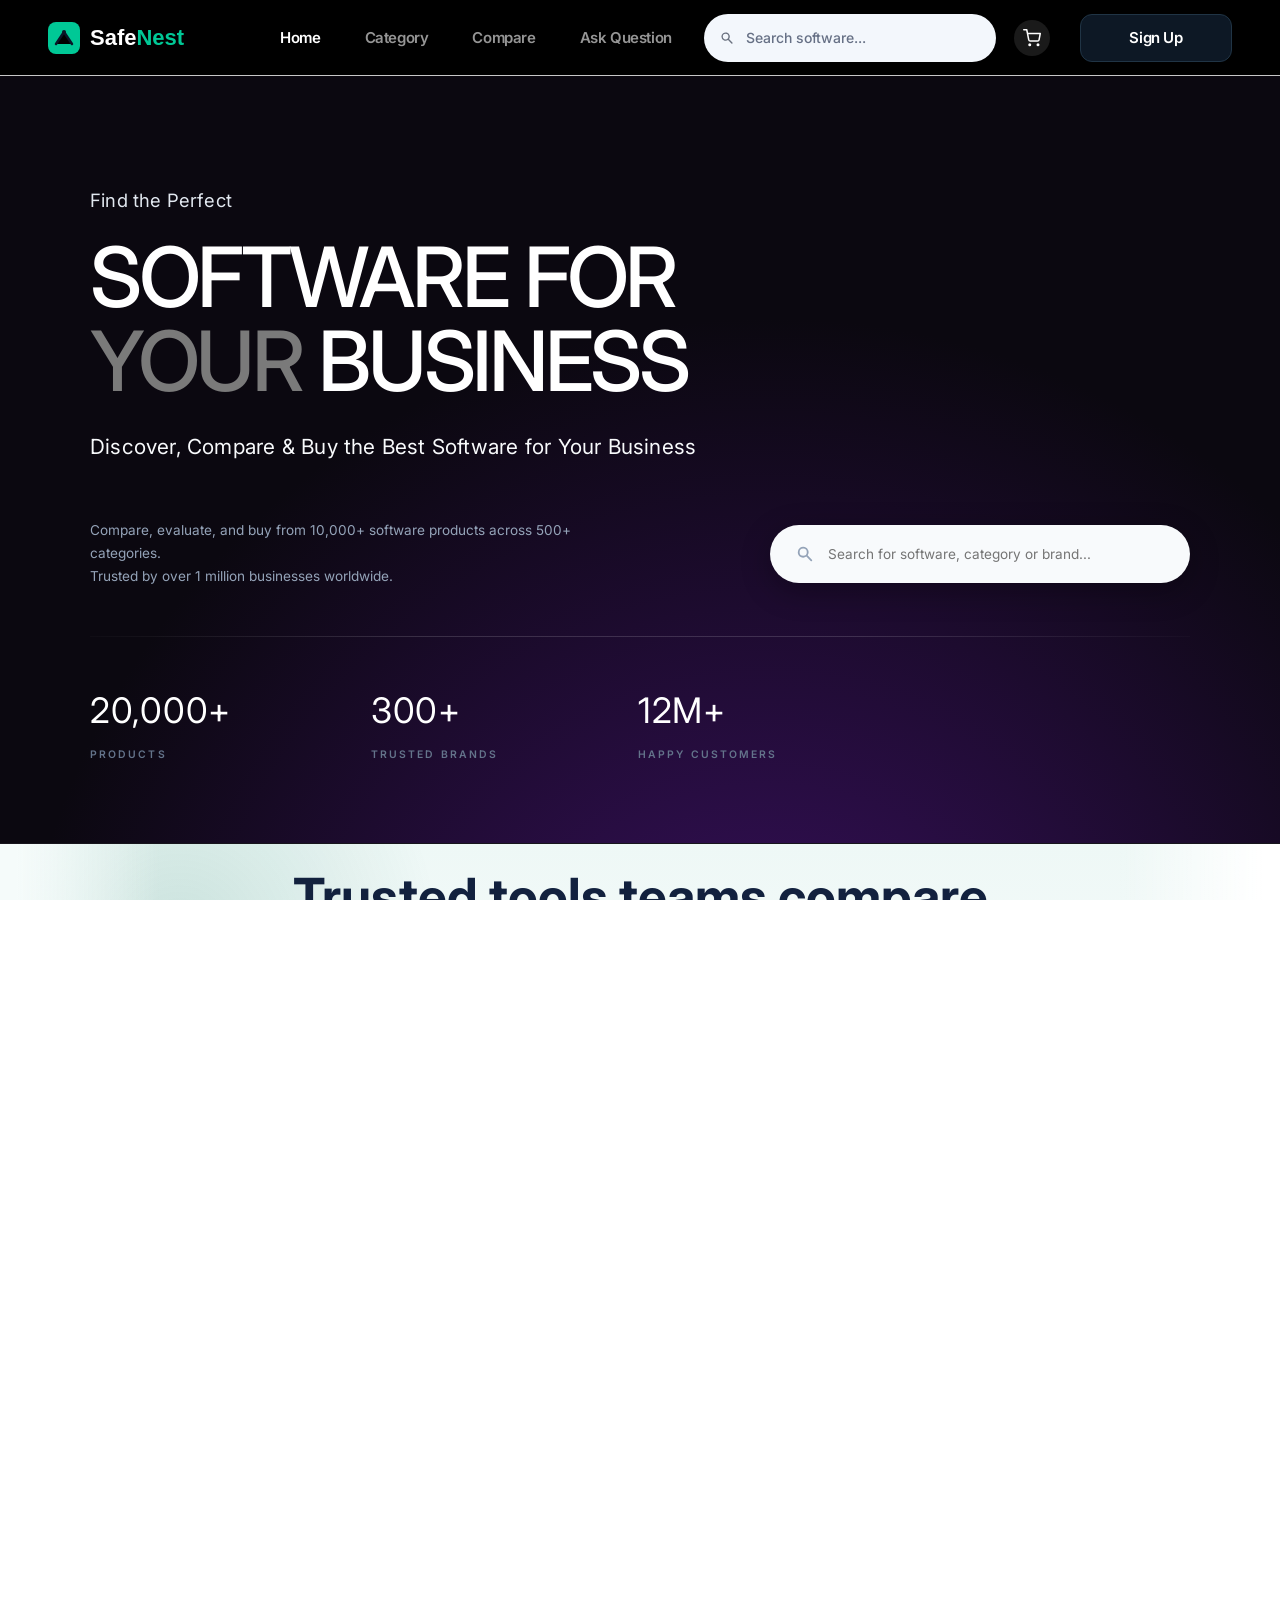
<file: index.html>
﻿<!DOCTYPE html>
<html lang="en">

<head>
  <meta charset="UTF-8" />
  <meta name="viewport" content="width=device-width, initial-scale=1.0" />
  <title>SafeNest – Discover, Compare & Buy Software for Your Business</title>
  <meta name="description"
    content="Find 20,000+ business software solutions. Compare prices, read reviews, and buy the best software for your business needs." />
  <link rel="preconnect" href="https://fonts.googleapis.com" />
  <link rel="preconnect" href="https://fonts.gstatic.com" crossorigin />
  <link href="https://fonts.googleapis.com/css2?family=Inter:wght@400;500;600;700;800;900&display=swap"
    rel="stylesheet" />

  <link rel="stylesheet" href="main.css" />
</head>

<body style="margin:0;padding:0;font-family:'Inter',-apple-system,BlinkMacSystemFont,'Segoe UI',Roboto,sans-serif;">

  <!-- ═══════════════════════════════════════ HERO ═══════════════════════════════════════ -->
  <nav class="cmp-nav">
    <div class="cmp-nav-shell">
      <a class="cmp-nav-logo" href="index.html" aria-label="SafeNest Home">
        <img src="images/Logo_nav.svg" alt="SafeNest" />
      </a>
      <div class="cmp-nav-links">
        <a href="index.html" class="active">Home</a>
        <a href="products.html">Category</a>
        <a href="compare.html">Compare</a>
        <a href="index.html#experts">Ask Question</a>
      </div>
      <div class="cmp-nav-actions">
        <div class="cmp-nav-search">
          <svg width="14" height="14" viewBox="0 0 20 20" fill="#6b7280" aria-hidden="true">
            <path fill-rule="evenodd"
              d="M8 4a4 4 0 100 8 4 4 0 000-8zM2 8a6 6 0 1110.89 3.476l4.817 4.817a1 1 0 01-1.414 1.414l-4.816-4.816A6 6 0 012 8z"
              clip-rule="evenodd" />
          </svg>
          <input type="text" placeholder="Search software..." aria-label="Search software" />
        </div>
        <a href="pricing.html" aria-label="Cart" style="color: #fff; width: 36px; height: 36px; border-radius: 50%; background: rgba(255,255,255,0.1); display: flex; align-items: center; justify-content: center; text-decoration: none; transition: background 0.2s; margin-right: 12px;" onmouseover="this.style.background='rgba(255,255,255,0.2)'" onmouseout="this.style.background='rgba(255,255,255,0.1)'">
          <svg width="18" height="18" viewBox="0 0 24 24" fill="none" stroke="currentColor" stroke-width="2" stroke-linecap="round" stroke-linejoin="round">
            <circle cx="9" cy="21" r="1"></circle><circle cx="20" cy="21" r="1"></circle>
            <path d="M1 1h4l2.68 13.39a2 2 0 0 0 2 1.61h9.72a2 2 0 0 0 2-1.61L23 6H6"></path>
          </svg>
        </a>
        <button class="cmp-nav-signup" type="button">Sign Up</button>
      </div>
    </div>
  </nav>

    <style>
    .hero-custom-override {
      background: #0B0810;
      background: radial-gradient(circle at 60% 130%, #3A1061 0%, #0B0810 60%);
      padding: 110px 4% 80px;
      font-family: 'Inter', sans-serif;
      color: #fff;
      display: flex;
      flex-direction: column;
      justify-content: center;
      border-bottom: 1px solid rgba(255,255,255,0.05);
    }
    .hero-custom-inner {
      max-width: 1100px;
      margin: 0 auto;
      width: 100%;
    }
    .h-eyebrow {
      font-size: 1.15rem;
      font-weight: 400;
      color: #E2E8F0;
      margin-bottom: 20px;
      display: block;
      letter-spacing: 0.01em;
    }
    .h-title {
      font-size: clamp(3.2rem, 6.5vw, 6.2rem);
      font-weight: 500;
      line-height: 1;
      letter-spacing: -0.04em;
      margin: 0 0 28px;
      text-transform: uppercase;
    }
    .h-title span.muted {
      color: #7A7A7A;
    }
    .h-tagline {
      font-size: 1.3rem;
      font-weight: 400;
      color: #F8FAFC;
      margin-bottom: 56px;
      letter-spacing: 0.01em;
    }
    .h-bottom-row {
      display: flex;
      align-items: center;
      justify-content: space-between;
      gap: 40px;
      margin-bottom: 48px;
    }
    .h-desc {
      font-size: 0.85rem;
      line-height: 1.7;
      color: #94A3B8;
      max-width: 500px;
      font-weight: 400;
      margin: 0;
    }
    .h-search {
      background: #F8FAFC;
      border-radius: 999px;
      display: flex;
      align-items: center;
      padding: 20px 26px;
      width: 100%;
      max-width: 420px;
      gap: 14px;
      box-shadow: 0 8px 30px rgba(0,0,0,0.3);
    }
    .h-search svg {
      width: 18px;
      height: 18px;
      fill: #94A3B8;
      flex-shrink: 0;
    }
    .h-search input {
      background: transparent;
      border: none;
      outline: none;
      width: 100%;
      font-size: 0.85rem;
      color: #1E293B;
      font-family: inherit;
    }
    .h-separator {
      height: 1px;
      background: linear-gradient(90deg, rgba(255,255,255,0.02) 0%, rgba(255,255,255,0.15) 30%, rgba(255,255,255,0.15) 70%, rgba(255,255,255,0.02) 100%);
      width: 100%;
      margin: 0 0 45px;
    }
    .h-stats {
      display: flex;
      gap: 140px;
    }
    .h-stat-item {
      display: flex;
      flex-direction: column;
      gap: 8px;
    }
    .h-stat-num {
      font-size: 2.2rem;
      font-weight: 400;
      color: #fff;
      letter-spacing: 0.02em;
    }
    .h-stat-label {
      font-size: 0.65rem;
      font-weight: 600;
      color: #64748B;
      text-transform: uppercase;
      letter-spacing: 0.2em;
    }
    @media (max-width: 900px) {
      .h-bottom-row { flex-direction: column; align-items: flex-start; gap: 30px; }
      .h-stats { flex-wrap: wrap; gap: 40px; }
      .h-title { font-size: 3rem; }
      .h-search { max-width: 100%; }
    }
  </style>
  <section class="hero-custom-override">
    <div class="hero-custom-inner">
      <span class="h-eyebrow">Find the Perfect</span>
      <h1 class="h-title">SOFTWARE FOR<br /><span class="muted">YOUR</span> BUSINESS</h1>
      <p class="h-tagline">Discover, Compare &amp; Buy the Best Software for Your Business</p>

      <div class="h-bottom-row">
        <p class="h-desc">Compare, evaluate, and buy from 10,000+ software products across 500+ categories.<br/>Trusted by over 1 million businesses worldwide.</p>
        <form class="h-search" onsubmit="return false;">
          <svg viewBox="0 0 20 20" aria-hidden="true">
            <path fill-rule="evenodd" d="M8 4a4 4 0 100 8 4 4 0 000-8zM2 8a6 6 0 1110.89 3.476l4.817 4.817a1 1 0 01-1.414 1.414l-4.816-4.816A6 6 0 012 8z" clip-rule="evenodd" />
          </svg>
          <input type="text" placeholder="Search for software, category or brand..." aria-label="Search software, category or brand" />
        </form>
      </div>

      <div class="h-separator"></div>

      <div class="h-stats">
        <div class="h-stat-item">
          <div class="h-stat-num">20,000+</div>
          <div class="h-stat-label">PRODUCTS</div>
        </div>
        <div class="h-stat-item">
          <div class="h-stat-num">300+</div>
          <div class="h-stat-label">TRUSTED BRANDS</div>
        </div>
        <div class="h-stat-item">
          <div class="h-stat-num">12M+</div>
          <div class="h-stat-label">HAPPY CUSTOMERS</div>
        </div>
      </div>
    </div>
  </section>

  <section class="software-marquee-section">
    <div class="container">
      <div class="software-marquee-head">
        <h2>Trusted tools teams compare<br> before they commit</h2>
        <p>Billing, security, cloud, and enterprise software brands flowing through a buyer-friendly research journey.</p>
      </div>
    </div>
    <div class="software-marquee-shell" aria-label="Popular software brands">
      <div class="software-marquee-track software-marquee-track--left">
        <article class="software-marquee-chip">
          <img src="images/2967_tallyprimelogo.webp" alt="TallyPrime" />
          <div><strong>TallyPrime</strong><span>Accounting</span></div>
        </article>
        <article class="software-marquee-chip">
          <img src="images/10918_vyapar_logo.png" alt="Vyapar" />
          <div><strong>Vyapar</strong><span>Billing</span></div>
        </article>
        <article class="software-marquee-chip">
          <img src="images/592_QuickHealAntiVirusPro.webp" alt="Quick Heal" />
          <div><strong>Quick Heal</strong><span>Security</span></div>
        </article>
        <article class="software-marquee-chip">
          <img src="images/4352_KasperskyAnti-Virus.webp" alt="Kaspersky" />
          <div><strong>Kaspersky</strong><span>Endpoint</span></div>
        </article>
        <article class="software-marquee-chip">
          <img src="images/2961_alignbooks.webp" alt="AlignBooks" />
          <div><strong>AlignBooks</strong><span>ERP</span></div>
        </article>
        <article class="software-marquee-chip">
          <img src="images/16569_16569_MyBillbook.png" alt="MyBillBook" />
          <div><strong>MyBillBook</strong><span>GST</span></div>
        </article>
        <article class="software-marquee-chip">
          <img src="images/11217_Exotelproductlogo.webp" alt="Exotel" />
          <div><strong>Exotel</strong><span>CX</span></div>
        </article>
        <article class="software-marquee-chip">
          <img src="images/2889_knowlarity-logo.webp" alt="Knowlarity" />
          <div><strong>Knowlarity</strong><span>Telephony</span></div>
        </article>
        <article class="software-marquee-chip" aria-hidden="true">
          <img src="images/2967_tallyprimelogo.webp" alt="" />
          <div><strong>TallyPrime</strong><span>Accounting</span></div>
        </article>
        <article class="software-marquee-chip" aria-hidden="true">
          <img src="images/10918_vyapar_logo.png" alt="" />
          <div><strong>Vyapar</strong><span>Billing</span></div>
        </article>
        <article class="software-marquee-chip" aria-hidden="true">
          <img src="images/592_QuickHealAntiVirusPro.webp" alt="" />
          <div><strong>Quick Heal</strong><span>Security</span></div>
        </article>
        <article class="software-marquee-chip" aria-hidden="true">
          <img src="images/4352_KasperskyAnti-Virus.webp" alt="" />
          <div><strong>Kaspersky</strong><span>Endpoint</span></div>
        </article>
        <article class="software-marquee-chip" aria-hidden="true">
          <img src="images/2961_alignbooks.webp" alt="" />
          <div><strong>AlignBooks</strong><span>ERP</span></div>
        </article>
        <article class="software-marquee-chip" aria-hidden="true">
          <img src="images/16569_16569_MyBillbook.png" alt="" />
          <div><strong>MyBillBook</strong><span>GST</span></div>
        </article>
        <article class="software-marquee-chip" aria-hidden="true">
          <img src="images/11217_Exotelproductlogo.webp" alt="" />
          <div><strong>Exotel</strong><span>CX</span></div>
        </article>
        <article class="software-marquee-chip" aria-hidden="true">
          <img src="images/2889_knowlarity-logo.webp" alt="" />
          <div><strong>Knowlarity</strong><span>Telephony</span></div>
        </article>
      </div>
      <div class="software-marquee-track software-marquee-track--right">
        <article class="software-marquee-chip">
          <img src="images/17717_nShieldConnectHSMlogo.webp" alt="nShield" />
          <div><strong>nShield</strong><span>HSM</span></div>
        </article>
        <article class="software-marquee-chip">
          <img src="images/25010_25010_oracledatasafelogo.webp" alt="Oracle Data Safe" />
          <div><strong>Oracle Data Safe</strong><span>Database</span></div>
        </article>
        <article class="software-marquee-chip">
          <img src="images/25015_25015_netwrixenterpriseauditorlogo.webp" alt="Netwrix Auditor" />
          <div><strong>Netwrix</strong><span>Auditing</span></div>
        </article>
        <article class="software-marquee-chip">
          <img src="images/27991_27991_hikvisionlogo.webp" alt="Hikvision" />
          <div><strong>Hikvision</strong><span>Surveillance</span></div>
        </article>
        <article class="software-marquee-chip">
          <img src="images/2249_AbaraLMSLogo.webp" alt="Abara LMS" />
          <div><strong>Abara LMS</strong><span>LMS</span></div>
        </article>
        <article class="software-marquee-chip">
          <img src="images/31118_educacrm.webp" alt="Educa CRM" />
          <div><strong>Educa CRM</strong><span>CRM</span></div>
        </article>
        <article class="software-marquee-chip">
          <img src="images/22733_texwaretechnologylogo.webp" alt="Texware" />
          <div><strong>Texware</strong><span>Operations</span></div>
        </article>
        <article class="software-marquee-chip">
          <img src="images/30618_edmologo.webp" alt="Edmology" />
          <div><strong>Edmology</strong><span>Education</span></div>
        </article>
        <article class="software-marquee-chip" aria-hidden="true">
          <img src="images/17717_nShieldConnectHSMlogo.webp" alt="" />
          <div><strong>nShield</strong><span>HSM</span></div>
        </article>
        <article class="software-marquee-chip" aria-hidden="true">
          <img src="images/25010_25010_oracledatasafelogo.webp" alt="" />
          <div><strong>Oracle Data Safe</strong><span>Database</span></div>
        </article>
        <article class="software-marquee-chip" aria-hidden="true">
          <img src="images/25015_25015_netwrixenterpriseauditorlogo.webp" alt="" />
          <div><strong>Netwrix</strong><span>Auditing</span></div>
        </article>
        <article class="software-marquee-chip" aria-hidden="true">
          <img src="images/27991_27991_hikvisionlogo.webp" alt="" />
          <div><strong>Hikvision</strong><span>Surveillance</span></div>
        </article>
        <article class="software-marquee-chip" aria-hidden="true">
          <img src="images/2249_AbaraLMSLogo.webp" alt="" />
          <div><strong>Abara LMS</strong><span>LMS</span></div>
        </article>
        <article class="software-marquee-chip" aria-hidden="true">
          <img src="images/31118_educacrm.webp" alt="" />
          <div><strong>Educa CRM</strong><span>CRM</span></div>
        </article>
        <article class="software-marquee-chip" aria-hidden="true">
          <img src="images/22733_texwaretechnologylogo.webp" alt="" />
          <div><strong>Texware</strong><span>Operations</span></div>
        </article>
        <article class="software-marquee-chip" aria-hidden="true">
          <img src="images/30618_edmologo.webp" alt="" />
          <div><strong>Edmology</strong><span>Education</span></div>
        </article>
      </div>
    </div>
  </section>

  <!-- ═══════════════════════════════════════ POPULAR CATEGORIES ═══════════════════════════════════════ -->
  <section class="home-categories-section" style="padding:56px 0;background:#f8fafc;">
    <div class="container">
      <div class="home-categories-header"
        style="display:flex;align-items:end;justify-content:space-between;gap:24px;margin-bottom:28px;flex-wrap:wrap;">
        <div>
          <h2 style="font-size:clamp(1.4rem,3vw,2rem);font-weight:800;color:#1a2332;">Popular Software Categories</h2>
        </div>
        <a href="category.html" class="btn btn-outline">View All Categories &#8594;</a>
      </div>

      <div class="home-categories-grid"
        style="display:grid;grid-template-columns:repeat(4,minmax(0,1fr));gap:20px;margin-bottom:20px;">
        <a class="home-category-card" href="category.html"
          style="position:relative;height:200px;border-radius:18px;overflow:hidden;display:block;box-shadow:0 12px 30px rgba(15,23,42,.08);">
          <img src="images/pexels-pixabay-257904.jpg" alt="Accounting"
            style="width:100%;height:100%;object-fit:cover;display:block;" />
          <div
            style="position:absolute;inset:0;background:linear-gradient(180deg,transparent 30%,rgba(0,0,0,.76) 100%);">
          </div>
          <span style="position:absolute;left:16px;bottom:16px;font-size:1rem;font-weight:700;color:#fff;">Accounting
            &amp; Finance</span>
        </a>
        <a class="home-category-card" href="category.html"
          style="position:relative;height:200px;border-radius:18px;overflow:hidden;display:block;box-shadow:0 12px 30px rgba(15,23,42,.08);">
          <img src="images/pexels-fauxels-3184291.jpg" alt="ERP"
            style="width:100%;height:100%;object-fit:cover;display:block;" />
          <div
            style="position:absolute;inset:0;background:linear-gradient(180deg,transparent 30%,rgba(0,0,0,.76) 100%);">
          </div>
          <span style="position:absolute;left:16px;bottom:16px;font-size:1rem;font-weight:700;color:#fff;">ERP
            Software</span>
        </a>
        <a class="home-category-card" href="category.html"
          style="position:relative;height:200px;border-radius:18px;overflow:hidden;display:block;box-shadow:0 12px 30px rgba(15,23,42,.08);">
          <img src="images/workplace-violence-taking-place-colleagues.jpg" alt="HR"
            style="width:100%;height:100%;object-fit:cover;display:block;" />
          <div
            style="position:absolute;inset:0;background:linear-gradient(180deg,transparent 30%,rgba(0,0,0,.76) 100%);">
          </div>
          <span style="position:absolute;left:16px;bottom:16px;font-size:1rem;font-weight:700;color:#fff;">HR &amp;
            Payroll</span>
        </a>
        <a class="home-category-card" href="category.html"
          style="position:relative;height:200px;border-radius:18px;overflow:hidden;display:block;box-shadow:0 12px 30px rgba(15,23,42,.08);">
          <img src="images/pexels-alexfu-1188751.jpg" alt="CRM"
            style="width:100%;height:100%;object-fit:cover;display:block;" />
          <div
            style="position:absolute;inset:0;background:linear-gradient(180deg,transparent 30%,rgba(0,0,0,.76) 100%);">
          </div>
          <span style="position:absolute;left:16px;bottom:16px;font-size:1rem;font-weight:700;color:#fff;">CRM
            Software</span>
        </a>
      </div>

      <div class="home-categories-grid" style="display:grid;grid-template-columns:repeat(4,minmax(0,1fr));gap:20px;">
        <a class="home-category-card" href="category.html"
          style="position:relative;height:180px;border-radius:18px;overflow:hidden;display:block;box-shadow:0 12px 30px rgba(15,23,42,.08);">
          <img src="images/lock.jpeg" alt="Security" style="width:100%;height:100%;object-fit:cover;display:block;" />
          <div
            style="position:absolute;inset:0;background:linear-gradient(180deg,transparent 30%,rgba(0,0,0,.76) 100%);">
          </div>
          <span style="position:absolute;left:16px;bottom:16px;font-size:1rem;font-weight:700;color:#fff;">Cyber
            Security</span>
        </a>
        <a class="home-category-card" href="category.html"
          style="position:relative;height:180px;border-radius:18px;overflow:hidden;display:block;box-shadow:0 12px 30px rgba(15,23,42,.08);">
          <img src="images/pexels-markusspiske-4439901.jpg" alt="Cloud"
            style="width:100%;height:100%;object-fit:cover;display:block;" />
          <div
            style="position:absolute;inset:0;background:linear-gradient(180deg,transparent 30%,rgba(0,0,0,.76) 100%);">
          </div>
          <span style="position:absolute;left:16px;bottom:16px;font-size:1rem;font-weight:700;color:#fff;">Cloud
            Services</span>
        </a>
        <a class="home-category-card" href="category.html"
          style="position:relative;height:180px;border-radius:18px;overflow:hidden;display:block;box-shadow:0 12px 30px rgba(15,23,42,.08);">
          <img src="images/assets/Buy_files/img_cat_crm.webp" alt="Inventory"
            style="width:100%;height:100%;object-fit:cover;display:block;" />
          <div
            style="position:absolute;inset:0;background:linear-gradient(180deg,transparent 30%,rgba(0,0,0,.76) 100%);">
          </div>
          <span style="position:absolute;left:16px;bottom:16px;font-size:1rem;font-weight:700;color:#fff;">Inventory
            Management</span>
        </a>
        <a class="home-category-card" href="category.html"
          style="position:relative;height:180px;border-radius:18px;overflow:hidden;display:block;box-shadow:0 12px 30px rgba(15,23,42,.08);">
          <img src="images/pexels-ron-lach-8100067.jpg" alt="GST"
            style="width:100%;height:100%;object-fit:cover;display:block;" />
          <div
            style="position:absolute;inset:0;background:linear-gradient(180deg,transparent 30%,rgba(0,0,0,.76) 100%);">
          </div>
          <span style="position:absolute;left:16px;bottom:16px;font-size:1rem;font-weight:700;color:#fff;">GST &amp;
            Billing</span>
        </a>
      </div>
    </div>
  </section>

  <section class="home-compare-section home-compare-section--revamp">
    <div class="container">
      <div class="home-compare-showcase">
        <div class="home-compare-copy-block">
          <span class="home-kicker">Explore and Compare Software</span>
          <h2>See the right software stack before your team signs off.</h2>
          <p>Inspired by premium SaaS product storytelling, this space brings pricing, deployment, support quality, and business fit into one clean comparison workflow.</p>
          <div class="home-compare-badges">
            <span>Pricing snapshots</span>
            <span>Review signals</span>
            <span>Category fit</span>
            <span>Deployment clarity</span>
          </div>
          <div class="home-compare-actions">
            <a href="compare.html" class="showcase-btn showcase-btn--solid">Compare Software</a>
            <a href="products.html" class="showcase-btn showcase-btn--ghost">Browse Categories</a>
          </div>
        </div>

        <div class="home-compare-board">
          <div class="home-compare-board-top">
            <div>
              <span class="home-compare-board-label">Comparison Workspace</span>
              <h3>Shortlist, score, and move ahead faster.</h3>
            </div>
            <span class="home-compare-board-status">3 tools live</span>
          </div>

          <div class="home-compare-stack">
            <article class="home-compare-stack-card is-featured">
              <div class="home-compare-stack-logo">
                <img src="images/2967_tallyprimelogo.webp" alt="TallyPrime" />
              </div>
              <div class="home-compare-stack-meta">
                <strong>TallyPrime</strong>
                <span>Best for finance-heavy teams</span>
              </div>
              <div class="home-compare-stack-score">
                <span>9.2</span>
                <small>Score</small>
              </div>
            </article>

            <article class="home-compare-stack-card">
              <div class="home-compare-stack-logo">
                <img src="images/10918_vyapar_logo.png" alt="Vyapar" />
              </div>
              <div class="home-compare-stack-meta">
                <strong>Vyapar</strong>
                <span>Fast setup for SMB billing</span>
              </div>
              <div class="home-compare-stack-score">
                <span>8.7</span>
                <small>Score</small>
              </div>
            </article>

            <article class="home-compare-stack-card">
              <div class="home-compare-stack-logo">
                <img src="images/4352_KasperskyAnti-Virus.webp" alt="Kaspersky" />
              </div>
              <div class="home-compare-stack-meta">
                <strong>Kaspersky</strong>
                <span>Security-first endpoint suite</span>
              </div>
              <div class="home-compare-stack-score">
                <span>8.9</span>
                <small>Score</small>
              </div>
            </article>
          </div>

          <div class="home-compare-insight-grid">
            <div class="home-compare-insight-card">
              <span>Best value</span>
              <strong>Vyapar</strong>
              <p>Lower cost, faster onboarding, cleaner learning curve.</p>
            </div>
            <div class="home-compare-insight-card">
              <span>Enterprise pick</span>
              <strong>TallyPrime</strong>
              <p>Stronger accounting depth and broader business workflows.</p>
            </div>
            <div class="home-compare-insight-card home-compare-insight-card--wide">
              <span>Procurement view</span>
              <strong>Everything your buyer asks for, in one decision surface.</strong>
              <p>Pricing, integrations, customer support expectations, and deployment model clarity before a sales call even starts.</p>
            </div>
          </div>
        </div>
      </div>
    </div>
  </section>
  <section class="by-cat">
    <div class="by-cat-shell">
      <h2 class="by-cat-heading">Software by Category</h2>
      <div class="cat-tabs">
        <button class="cat-tab" type="button">Accounting Software</button>
        <button class="cat-tab active" type="button">Antivirus Software</button>
        <button class="cat-tab" type="button">HR Software</button>
        <button class="cat-tab" type="button">POS Software</button>
        <button class="cat-tab" type="button">CRM Software</button>
      </div>

      <div class="software-cards">
        <article class="sw-box-card">
          <div class="sw-box-media">
            <img src="images/592_QuickHealAntiVirusPro.webp" alt="Quick Heal Antivirus Pro" />
            <span class="sw-download">&#8595;</span>
          </div>
          <div class="sw-box-body">
            <div class="sw-box-name">Quick Heal Antivirus Pro</div>
            <div class="sw-box-vendor">Quick Heal Technologies</div>
            <div class="sw-box-rating">
              <span class="sw-stars">&#9733;&#9733;&#9733;&#9733;&#9734;</span>
              <span>4.0</span>
            </div>
            <div class="sw-box-price">&#8377;299 <span class="orig">&#8377;979</span></div>
            <div class="sw-box-save">Save 69%</div>
          </div>
        </article>

        <article class="sw-box-card">
          <div class="sw-box-media">
            <span class="sw-badge">Hot</span>
            <img src="images/4352_KasperskyAnti-Virus.webp" alt="Kaspersky Antivirus" />
          </div>
          <div class="sw-box-body">
            <div class="sw-box-name">Kaspersky Antivirus</div>
            <div class="sw-box-vendor">Kaspersky Lab</div>
            <div class="sw-box-rating">
              <span class="sw-stars">&#9733;&#9733;&#9733;&#9733;&#9734;</span>
              <span>4.2</span>
            </div>
            <div class="sw-box-price">&#8377;221 <span class="orig">&#8377;480</span></div>
            <div class="sw-box-save">Save 54%</div>
          </div>
        </article>

        <article class="sw-box-card">
          <div class="sw-box-media">
            <img src="images/29674_29674_K7UltimateSecurityInfiniti.webp" alt="K7 Ultimate Security Infiniti" />
          </div>
          <div class="sw-box-body">
            <div class="sw-box-name">K7 Ultimate Security Infiniti</div>
            <div class="sw-box-vendor">K7 Computing</div>
            <div class="sw-box-rating">
              <span class="sw-stars">&#9733;&#9733;&#9733;&#9733;&#9733;</span>
              <span>5.0</span>
            </div>
            <div class="sw-box-price">&#8377;2,372 <span class="orig">&#8377;13,999</span></div>
            <div class="sw-box-save">Save 83%</div>
          </div>
        </article>
      </div>
    </div>
  </section>

  <section class="home-enterprise home-enterprise--revamp">
    <div class="container">
      <div class="enterprise-spotlight">
        <div class="enterprise-visual-panel">
          <div class="enterprise-intro-card">
            <span class="home-kicker">Introducing SafeNest Enterprise</span>
            <h2>Enterprise buying, without enterprise slowdown.</h2>
            <p>Designed with a sharper Webflow-style product narrative, this section turns SafeNest Enterprise into a confident offer for IT buyers, founders, and procurement leaders.</p>
            <div class="enterprise-stat-grid">
              <div class="enterprise-stat-card">
                <strong>120+</strong>
                <span>enterprise categories</span>
              </div>
              <div class="enterprise-stat-card">
                <strong>38%</strong>
                <span>faster shortlist cycles</span>
              </div>
              <div class="enterprise-stat-card">
                <strong>24/7</strong>
                <span>advisory support</span>
              </div>
            </div>
          </div>

          <div class="enterprise-photo-card">
            <img src="images/pexels-fauxels-3184291.jpg" alt="SafeNest enterprise team" />
            <div class="enterprise-photo-overlay">
              <span>Advisory Desk</span>
              <strong>Architecture, procurement, and vendor alignment in one lane.</strong>
            </div>
          </div>
        </div>

        <div class="enterprise-solution-grid">
          <article class="enterprise-solution-card">
            <span>Security</span>
            <h3>Cyber Security Procurement</h3>
            <p>Benchmark endpoint, HSM, surveillance, and compliance tooling without losing technical depth.</p>
          </article>
          <article class="enterprise-solution-card">
            <span>Infrastructure</span>
            <h3>Infrastructure Modernization</h3>
            <p>Map legacy hardware, renewal cycles, and future cloud needs into one purchase-ready view.</p>
          </article>
          <article class="enterprise-solution-card">
            <span>Cloud</span>
            <h3>Cloud & SaaS Rollouts</h3>
            <p>Move from evaluation to rollout with deployment clarity, vendor comparisons, and advisory support.</p>
          </article>
          <article class="enterprise-solution-card">
            <span>Procurement</span>
            <h3>Vendor Benchmarking</h3>
            <p>Compare pricing structure, onboarding speed, SLA expectations, and integration readiness.</p>
          </article>
          <article class="enterprise-solution-card enterprise-solution-card--cta">
            <div>
              <span>SafeNest Enterprise</span>
              <h3>Bring your full buying motion into one guided workflow.</h3>
            </div>
            <a href="#experts" class="showcase-btn showcase-btn--solid">Talk to Enterprise Desk</a>
          </article>
        </div>
      </div>
    </div>
  </section>
  <section class="home-experts" style="background:#E8F6F3;padding:72px 0;" id="experts">
    <div class="container">
      <div class="home-experts-grid" style="display:grid;grid-template-columns:1fr 1.1fr;gap:56px;align-items:center;">

        <!-- LEFT: Heading + description -->
        <div class="home-experts-copy" style="padding-top:0;max-width:480px;">
          <h2
            style="font-size:clamp(1.7rem,3vw,2.4rem);font-weight:900;color:#1A2332;line-height:1.2;margin-bottom:18px;">
            Anything About Software<br /><span style="color:#006B54;">Ask Experts!!</span></h2>
          <p style="font-size:0.95rem;color:#475569;line-height:1.75;">Get bespoke advice from our senior software
            architects. Whether you're selecting a stack or optimizing legacy systems, we're here to guide your digital
            strategy.</p>
        </div>

        <!-- RIGHT: Form card -->
        <div class="home-experts-card"
          style="background:#fff;border-radius:20px;padding:32px;box-shadow:0 8px 32px rgba(0,0,0,.08);">
          <!-- Question section -->
          <div style="margin-bottom:24px;">
            <div style="font-size:0.72rem;font-weight:700;color:#94A3B8;letter-spacing:.08em;margin-bottom:6px;">
              ANYTHING ABOUT SOFTWARE... ASK EXPERTS!!</div>
            <div style="font-size:0.78rem;color:#64748B;margin-bottom:8px;">Ask your question</div>
            <textarea placeholder="E.g. 'Best use of accounting software'" rows="3"
              style="width:100%;border:1px solid #E2E8F0;border-radius:10px;padding:12px 14px;font-size:0.88rem;color:#1A2332;outline:none;resize:none;font-family:inherit;background:#F8FAFC;"></textarea>
          </div>

          <!-- I am looking for -->
          <div style="margin-bottom:24px;">
            <div style="font-size:0.72rem;font-weight:700;color:#94A3B8;letter-spacing:.08em;margin-bottom:12px;">I AM
              LOOKING FOR:</div>
            <div class="home-experts-radio-row" style="display:flex;gap:24px;align-items:center;">
              <label style="display:flex;align-items:center;gap:8px;font-size:0.88rem;color:#1A2332;cursor:pointer;">
                <input type="radio" name="intent" value="buy" style="accent-color:#006B54;width:16px;height:16px;" />
                Buying Software
              </label>
              <label style="display:flex;align-items:center;gap:8px;font-size:0.88rem;color:#1A2332;cursor:pointer;">
                <input type="radio" name="intent" value="info" style="accent-color:#006B54;width:16px;height:16px;" />
                Just Information
              </label>
            </div>
          </div>

          <!-- Notification section -->
          <div style="font-size:1rem;font-weight:700;color:#1A2332;margin-bottom:16px;">Where should we send secure
            notifications?</div>

          <!-- Full Name + Email -->
          <div class="home-experts-two-col"
            style="display:grid;grid-template-columns:1fr 1fr;gap:14px;margin-bottom:14px;">
            <div>
              <div style="font-size:0.7rem;font-weight:700;color:#94A3B8;letter-spacing:.08em;margin-bottom:6px;">FULL
                NAME</div>
              <input type="text" placeholder="John Doe"
                style="width:100%;border:1px solid #E2E8F0;border-radius:8px;padding:11px 13px;font-size:0.88rem;outline:none;font-family:inherit;background:#F8FAFC;box-sizing:border-box;" />
            </div>
            <div>
              <div style="font-size:0.7rem;font-weight:700;color:#94A3B8;letter-spacing:.08em;margin-bottom:6px;">EMAIL
                ID</div>
              <input type="email" placeholder="name@company.com"
                style="width:100%;border:1px solid #E2E8F0;border-radius:8px;padding:11px 13px;font-size:0.88rem;outline:none;font-family:inherit;background:#F8FAFC;box-sizing:border-box;" />
            </div>
          </div>

          <!-- Mobile + Profession -->
          <div class="home-experts-two-col"
            style="display:grid;grid-template-columns:1fr 1fr;gap:14px;margin-bottom:20px;">
            <div>
              <div style="font-size:0.7rem;font-weight:700;color:#94A3B8;letter-spacing:.08em;margin-bottom:6px;">MOBILE
                NO</div>
              <div class="home-experts-phone-row" style="display:flex;gap:6px;">
                <select
                  style="border:1px solid #E2E8F0;border-radius:8px;padding:11px 8px;font-size:0.85rem;outline:none;font-family:inherit;background:#F8FAFC;width:64px;">
                  <option>+1</option>
                  <option>+91</option>
                  <option>+44</option>
                </select>
                <input type="tel" placeholder="000-000-0000"
                  style="flex:1;border:1px solid #E2E8F0;border-radius:8px;padding:11px 13px;font-size:0.88rem;outline:none;font-family:inherit;background:#F8FAFC;" />
              </div>
            </div>
            <div>
              <div style="font-size:0.7rem;font-weight:700;color:#94A3B8;letter-spacing:.08em;margin-bottom:6px;">SELECT
                PROFESSION</div>
              <select
                style="width:100%;border:1px solid #E2E8F0;border-radius:8px;padding:11px 13px;font-size:0.88rem;outline:none;font-family:inherit;background:#F8FAFC;color:#64748B;">
                <option>Choose your role</option>
                <option>Business Owner</option>
                <option>IT Manager</option>
                <option>Developer</option>
                <option>Student</option>
                <option>Other</option>
              </select>
            </div>
          </div>

          <!-- Privacy note + Submit -->
          <div style="font-size:0.74rem;color:#94A3B8;margin-bottom:14px;line-height:1.6;">By submitting this form, you
            agree to our <a href="#" style="color:#006B54;text-decoration:underline;">Privacy Policy</a> and will
            receive a secure notification once an expert reviews your inquiry.</div>
          <button
            style="width:100%;background:#0A3D2E;color:#fff;font-size:0.92rem;font-weight:700;padding:15px;border:none;border-radius:10px;cursor:pointer;letter-spacing:.02em;">Submit
            Your Question</button>
        </div>

      </div>
    </div>
  </section>

  <!-- ═══════════════════════════════════════ EXPERT GUIDANCE BANNER ═══════════════════════════════════════ -->
  <div class="expert-banner">
    <div class="container">
      <div class="expert-inner">
        <div>
          <h3>Need Expert Guidance? We're Here to Help!</h3>
          <p>Talk to our software experts and get personalised recommendations for your business.</p>
        </div>
        <div class="expert-cta-actions" style="display:flex;gap:12px;flex-wrap:wrap;">
          <a href="tel:+918080908090" class="btn btn-outline-white"> +91 8080 908090</a>
          <a href="#experts" class="btn btn-primary">Ask an Expert</a>
        </div>
      </div>
    </div>
  </div>

  <!-- ═══════════════════════════════════════ FOOTER ═══════════════════════════════════════ -->
  <footer class="footer">
    <div class="container">
      <div class="footer-grid">
        <div class="footer-brand">
          <a href="index.html" class="nav-logo" style="font-size:1.2rem;">
            <svg viewBox="0 0 32 32" fill="none">
              <rect width="32" height="32" rx="8" fill="#00C896" />
              <path d="M8 22L16 10l8 12" stroke="#0A1628" stroke-width="2.5" stroke-linecap="round"
                stroke-linejoin="round" />
              <circle cx="16" cy="10" r="2" fill="#0A1628" />
            </svg>
            Safe<span>Nest</span>
          </a>
          <p>India's most trusted software marketplace. Discover, compare, and buy the best software for your business
            needs.</p>
          <div class="app-badges">
            <a href="#" class="app-badge">📱 App Store</a>
            <a href="#" class="app-badge">▶ Google Play</a>
          </div>
          <div class="footer-socials" style="margin-top:16px;">
            <a href="#">in</a>
            <a href="#">𝕏</a>
            <a href="#">f</a>
            <a href="#">▶</a>
          </div>
        </div>

        <div class="footer-col">
          <h4>Products</h4>
          <ul>
            <li><a href="products.html">All Software</a></li>
            <li><a href="category.html">Categories</a></li>
            <li><a href="#">New Arrivals</a></li>
            <li><a href="#">Deals &amp; Offers</a></li>
            <li><a href="#">Top Rated</a></li>
            <li><a href="#">Free Software</a></li>
          </ul>
        </div>

        <div class="footer-col">
          <h4>Company</h4>
          <ul>
            <li><a href="#">About Us</a></li>
            <li><a href="#">Careers</a></li>
            <li><a href="#">Press</a></li>
            <li><a href="#">Partners</a></li>
            <li><a href="#">Blog</a></li>
            <li><a href="#">Contact</a></li>
          </ul>
        </div>

        <div class="footer-col">
          <h4>Resources</h4>
          <ul>
            <li><a href="#">Buyer's Guide</a></li>
            <li><a href="#">Software Reviews</a></li>
            <li><a href="#">Comparisons</a></li>
            <li><a href="#">Case Studies</a></li>
            <li><a href="#">Webinars</a></li>
            <li><a href="#">API Docs</a></li>
          </ul>
        </div>

        <div class="footer-col">
          <h4>Support</h4>
          <ul>
            <li><a href="#">Help Centre</a></li>
            <li><a href="#">Live Chat</a></li>
            <li><a href="#">Privacy Policy</a></li>
            <li><a href="#">Terms of Service</a></li>
            <li><a href="#">Refund Policy</a></li>
            <li><a href="#">Sitemap</a></li>
          </ul>
        </div>
      </div>

      <div class="footer-bottom">
        <p style="color:rgba(255,255,255,.4);">© 2025 SafeNest Pvt. Ltd. All rights reserved.</p>
        <p style="color:rgba(255,255,255,.4);">Made with in India</p>
      </div>
    </div>
  </footer>

  <script>
(function () {
  var STYLE_ID = "page-loader-style";
  var OVERLAY_ID = "page-loader-overlay";
  var NAV_STYLE_ID = "page-loader-nav-style";
  var NAV_DELAY_MS = 720;
  var isNavigating = false;

  function ensureStyles() {
    if (document.getElementById(STYLE_ID)) {
      return;
    }

    var style = document.createElement("style");
    style.id = STYLE_ID;
    style.textContent = [
      ".page-loader-active { overflow: hidden; }",
      ".page-loader-overlay {",
      "  position: fixed;",
      "  inset: 0;",
      "  display: flex;",
      "  align-items: center;",
      "  justify-content: center;",
      "  background: rgba(4, 7, 12, 0.94);",
      "  opacity: 0;",
      "  visibility: hidden;",
      "  pointer-events: none;",
      "  transition: opacity 0.25s ease, visibility 0.25s ease;",
      "  z-index: 99999;",
      "}",
      ".page-loader-overlay.is-visible {",
      "  opacity: 1;",
      "  visibility: visible;",
      "  pointer-events: auto;",
      "}",
      ".page-loader-overlay .loader-wrapper {",
      "  position: relative;",
      "  display: flex;",
      "  align-items: center;",
      "  justify-content: center;",
      "  gap: 2px;",
      "  min-height: 120px;",
      "  margin: 0;",
      "  font-family: 'Poppins', 'Inter', sans-serif;",
      "  font-size: 1.6em;",
      "  font-weight: 600;",
      "  user-select: none;",
      "  color: #ffffff;",
      "  transform: scale(1.5);",
      "}",
      ".page-loader-overlay .loader {",
      "  position: absolute;",
      "  inset: 0;",
      "  z-index: 1;",
      "  background-color: transparent;",
      "  -webkit-mask: repeating-linear-gradient(90deg, transparent 0, transparent 6px, black 7px, black 8px);",
      "  mask: repeating-linear-gradient(90deg, transparent 0, transparent 6px, black 7px, black 8px);",
      "}",
      ".page-loader-overlay .loader::after {",
      "  content: '';",
      "  position: absolute;",
      "  inset: 0;",
      "  background-image:",
      "    radial-gradient(circle at 50% 50%, rgb(200, 255, 0) 0%, transparent 50%),",
      "    radial-gradient(circle at 45% 45%, #f00 0%, transparent 45%),",
      "    radial-gradient(circle at 55% 55%, #0ff 0%, transparent 45%),",
      "    radial-gradient(circle at 45% 55%, #0f0 0%, transparent 45%),",
      "    radial-gradient(circle at 55% 45%, #00f 0%, transparent 45%);",
      "  -webkit-mask: radial-gradient(circle at 50% 50%, transparent 0%, transparent 10%, black 25%);",
      "  mask: radial-gradient(circle at 50% 50%, transparent 0%, transparent 10%, black 25%);",
      "  animation: page-loader-transform 2s infinite alternate, page-loader-opacity 4s infinite;",
      "  animation-timing-function: cubic-bezier(0.6, 0.8, 0.5, 1);",
      "}",
      ".page-loader-overlay .loader-letter {",
      "  display: inline-block;",
      "  opacity: 0;",
      "  animation: page-loader-letter 4s infinite linear;",
      "  z-index: 2;",
      "}",
      ".page-loader-overlay .loader-letter:nth-child(1) { animation-delay: 0.10s; }",
      ".page-loader-overlay .loader-letter:nth-child(2) { animation-delay: 0.205s; }",
      ".page-loader-overlay .loader-letter:nth-child(3) { animation-delay: 0.31s; }",
      ".page-loader-overlay .loader-letter:nth-child(4) { animation-delay: 0.415s; }",
      ".page-loader-overlay .loader-letter:nth-child(5) { animation-delay: 0.521s; }",
      ".page-loader-overlay .loader-letter:nth-child(6) { animation-delay: 0.626s; }",
      ".page-loader-overlay .loader-letter:nth-child(7) { animation-delay: 0.731s; }",
      "@keyframes page-loader-transform {",
      "  0% { transform: translateX(-55%); }",
      "  100% { transform: translateX(55%); }",
      "}",
      "@keyframes page-loader-opacity {",
      "  0%, 100% { opacity: 0; }",
      "  15% { opacity: 1; }",
      "  65% { opacity: 0; }",
      "}",
      "@keyframes page-loader-letter {",
      "  0% { opacity: 0; }",
      "  5% { opacity: 1; text-shadow: 0 0 4px #000000; transform: scale(1.1) translateY(-2px); }",
      "  20% { opacity: 0.2; }",
      "  100% { opacity: 0; }",
      "}",
      "@media (max-width: 640px) {",
      "  .page-loader-overlay .loader-wrapper { transform: scale(1.05); font-size: 1.35em; }",
      "}"
    ].join("\n");

    document.head.appendChild(style);
  }

  function ensureOverlay() {
    var overlay = document.getElementById(OVERLAY_ID);
    if (overlay) {
      return overlay;
    }

    overlay = document.createElement("div");
    overlay.id = OVERLAY_ID;
    overlay.className = "page-loader-overlay";
    overlay.setAttribute("aria-hidden", "true");
    overlay.innerHTML = [
      '<div class="loader-wrapper">',
      '  <span class="loader-letter">L</span>',
      '  <span class="loader-letter">O</span>',
      '  <span class="loader-letter">A</span>',
      '  <span class="loader-letter">D</span>',
      '  <span class="loader-letter">I</span>',
      '  <span class="loader-letter">N</span>',
      '  <span class="loader-letter">G</span>',
      '  <div class="loader"></div>',
      '</div>'
    ].join("\n");

    document.body.appendChild(overlay);
    return overlay;
  }

  function ensureNavStyles() {
    if (document.getElementById(NAV_STYLE_ID)) {
      return;
    }

    var style = document.createElement("style");
    style.id = NAV_STYLE_ID;
    style.textContent = [
      ".cmp-mobile-menu-open { overflow: hidden; }",
      ".cmp-nav-toggle {",
      "  display: none;",
      "  width: 46px;",
      "  height: 46px;",
      "  align-items: center;",
      "  justify-content: center;",
      "  flex-direction: column;",
      "  gap: 5px;",
      "  border: 1px solid rgba(255,255,255,0.14);",
      "  border-radius: 14px;",
      "  background: #0d1825;",
      "  color: #ffffff;",
      "  box-shadow: 0 10px 24px rgba(0,0,0,0.18);",
      "  transition: background-color 0.2s ease, border-color 0.2s ease, box-shadow 0.2s ease;",
      "  flex: 0 0 auto;",
      "}",
      ".cmp-nav-toggle[aria-expanded='true'] {",
      "  background: #000000;",
      "  border-color: rgba(255,255,255,0.24);",
      "  box-shadow: 0 12px 28px rgba(0,0,0,0.28);",
      "}",
      ".cmp-nav-toggle span {",
      "  display: block;",
      "  width: 18px;",
      "  height: 2px;",
      "  background: currentColor;",
      "  border-radius: 999px;",
      "  transition: transform 0.2s ease, opacity 0.2s ease;",
      "}",
      ".cmp-nav-toggle[aria-expanded='true'] span:nth-child(1) {",
      "  transform: translateY(7px) rotate(45deg);",
      "}",
      ".cmp-nav-toggle[aria-expanded='true'] span:nth-child(2) {",
      "  opacity: 0;",
      "}",
      ".cmp-nav-toggle[aria-expanded='true'] span:nth-child(3) {",
      "  transform: translateY(-7px) rotate(-45deg);",
      "}",
      "@media (max-width: 900px) {",
      "  .cmp-nav {",
      "    padding: 14px 16px !important;",
      "    min-height: auto !important;",
      "    align-items: center !important;",
      "    gap: 12px !important;",
      "  }",
      "  .cmp-nav-shell {",
      "    width: 100% !important;",
      "    min-height: auto !important;",
      "    padding: 0 !important;",
      "  }",
      "  .cmp-nav,",
      "  .cmp-nav-shell {",
      "    display: flex !important;",
      "    flex-wrap: wrap !important;",
      "    align-items: center !important;",
      "    justify-content: space-between !important;",
      "    row-gap: 12px !important;",
      "  }",
      "  .cmp-nav-logo {",
      "    margin-right: auto !important;",
      "  }",
      "  .cmp-nav-toggle {",
      "    display: inline-flex !important;",
      "  }",
      "  .cmp-nav .cmp-nav-links,",
      "  .cmp-nav .cmp-nav-actions {",
      "    display: none !important;",
      "    width: 100% !important;",
      "    flex: 0 0 100% !important;",
      "    margin-left: 0 !important;",
      "  }",
      "  .cmp-nav.cmp-nav-open,",
      "  .cmp-nav.cmp-nav-open .cmp-nav-shell {",
      "    background: #000000 !important;",
      "  }",
      "  .cmp-nav.cmp-nav-open {",
      "    box-shadow: 0 18px 42px rgba(0,0,0,0.32) !important;",
      "  }",
      "  .cmp-nav.cmp-nav-open .cmp-nav-shell {",
      "    align-items: stretch !important;",
      "    row-gap: 10px !important;",
      "  }",
      "  .cmp-nav.cmp-nav-open .cmp-nav-links {",
      "    display: flex !important;",
      "    flex-direction: column !important;",
      "    align-items: stretch !important;",
      "    gap: 8px !important;",
      "    padding-top: 12px !important;",
      "    background: #000000 !important;",
      "    border-top: 1px solid rgba(255,255,255,0.08) !important;",
      "  }",
      "  .cmp-nav.cmp-nav-open .cmp-nav-links a {",
      "    display: block !important;",
      "    width: 100% !important;",
      "    padding: 12px 14px !important;",
      "    border-radius: 12px !important;",
      "    color: #ffffff !important;",
      "    background: rgba(255,255,255,0.06) !important;",
      "  }",
      "  .cmp-nav.cmp-nav-open .cmp-nav-actions {",
      "    display: flex !important;",
      "    flex-direction: column !important;",
      "    align-items: stretch !important;",
      "    gap: 12px !important;",
      "    padding-top: 12px !important;",
      "    padding-bottom: 4px !important;",
      "    background: #000000 !important;",
      "    border-top: 1px solid rgba(255,255,255,0.08) !important;",
      "  }",
      "  .cmp-nav.cmp-nav-open .cmp-nav-search {",
      "    display: flex !important;",
      "    width: 100% !important;",
      "    max-width: none !important;",
      "    min-width: 0 !important;",
      "    height: 48px !important;",
      "    background: #111827 !important;",
      "    border: 1px solid rgba(255,255,255,0.08) !important;",
      "    box-shadow: none !important;",
      "  }",
      "  .cmp-nav.cmp-nav-open .cmp-nav-search input {",
      "    color: #ffffff !important;",
      "  }",
      "  .cmp-nav.cmp-nav-open .cmp-nav-search input::placeholder {",
      "    color: #94a3b8 !important;",
      "  }",
      "  .cmp-nav.cmp-nav-open .cmp-nav-actions > a {",
      "    margin-right: 0 !important;",
      "    align-self: flex-start !important;",
      "  }",
      "  .cmp-nav.cmp-nav-open .cmp-nav-signup {",
      "    width: 100% !important;",
      "    min-width: 0 !important;",
      "  }",
      "}",
      "@media (max-width: 560px) {",
      "  .cmp-nav {",
      "    padding: 12px 14px !important;",
      "  }",
      "  .cmp-nav-logo img {",
      "    height: 34px !important;",
      "  }",
      "}"
    ].join("\n");

    document.head.appendChild(style);
  }

  function setNavOpenState(nav, toggle, isOpen) {
    nav.classList.toggle("cmp-nav-open", isOpen);
    toggle.setAttribute("aria-expanded", isOpen ? "true" : "false");
    toggle.setAttribute("aria-label", isOpen ? "Close navigation menu" : "Open navigation menu");
    document.body.classList.toggle(
      "cmp-mobile-menu-open",
      document.querySelector(".cmp-nav.cmp-nav-open") !== null
    );
  }

  function setupMobileNav() {
    ensureNavStyles();

    Array.prototype.forEach.call(document.querySelectorAll(".cmp-nav"), function (nav, index) {
      if (nav.dataset.mobileNavReady === "true") {
        return;
      }

      var navShell = nav.querySelector(".cmp-nav-shell");
      var toggleHost = navShell || nav;
      var links = toggleHost.querySelector(".cmp-nav-links");
      var actions = toggleHost.querySelector(".cmp-nav-actions");

      if (!links || !actions) {
        return;
      }

      var toggle = document.createElement("button");
      toggle.type = "button";
      toggle.className = "cmp-nav-toggle";
      toggle.setAttribute("aria-expanded", "false");
      toggle.setAttribute("aria-label", "Open navigation menu");
      toggle.setAttribute("aria-controls", "cmp-mobile-nav-" + index);
      toggle.innerHTML = "<span></span><span></span><span></span>";

      links.id = "cmp-mobile-nav-" + index;
      toggleHost.insertBefore(toggle, links);

      toggle.addEventListener("click", function () {
        setNavOpenState(nav, toggle, !nav.classList.contains("cmp-nav-open"));
      });

      links.addEventListener("click", function (event) {
        if (event.target.closest("a[href]")) {
          setNavOpenState(nav, toggle, false);
        }
      });

      actions.addEventListener("click", function (event) {
        if (event.target.closest("a[href]")) {
          setNavOpenState(nav, toggle, false);
        }
      });

      document.addEventListener("click", function (event) {
        if (!nav.contains(event.target)) {
          setNavOpenState(nav, toggle, false);
        }
      });

      document.addEventListener("keydown", function (event) {
        if (event.key === "Escape") {
          setNavOpenState(nav, toggle, false);
        }
      });

      window.addEventListener("resize", function () {
        if (window.innerWidth > 900) {
          setNavOpenState(nav, toggle, false);
        }
      });

      nav.dataset.mobileNavReady = "true";
    });
  }

  function setupMarqueeMotion() {
    var section = document.querySelector(".software-marquee-section");
    if (!section) {
      return;
    }

    if (!("IntersectionObserver" in window)) {
      section.classList.add("software-marquee-section--active");
      return;
    }

    var observer = new IntersectionObserver(
      function (entries) {
        Array.prototype.forEach.call(entries, function (entry) {
          section.classList.toggle("software-marquee-section--active", entry.isIntersecting);
        });
      },
      {
        rootMargin: "180px 0px",
        threshold: 0.05
      }
    );

    observer.observe(section);
  }

  function ensureLoader() {
    ensureStyles();
    return ensureOverlay();
  }

  function resetLoader() {
    var overlay = document.getElementById(OVERLAY_ID);
    isNavigating = false;
    document.body.classList.remove("page-loader-active");

    if (overlay) {
      overlay.classList.remove("is-visible");
    }
  }

  function showLoader(nextHref) {
    var overlay = ensureLoader();

    if (isNavigating) {
      return;
    }

    isNavigating = true;
    document.body.classList.add("page-loader-active");
    overlay.classList.add("is-visible");

    if (nextHref) {
      window.setTimeout(function () {
        window.location.href = nextHref;
      }, NAV_DELAY_MS);
    }
  }

  function isModifiedClick(event) {
    return event.metaKey || event.ctrlKey || event.shiftKey || event.altKey || event.button !== 0;
  }

  function isSameDocument(url) {
    return url.pathname === window.location.pathname && url.search === window.location.search;
  }

  function resolveInternalHref(rawHref) {
    if (!rawHref) {
      return null;
    }

    var trimmedHref = rawHref.trim();
    if (!trimmedHref || trimmedHref === "#" || trimmedHref.indexOf("javascript:") === 0) {
      return null;
    }

    if (trimmedHref.indexOf("mailto:") === 0 || trimmedHref.indexOf("tel:") === 0) {
      return null;
    }

    var url = new URL(trimmedHref, window.location.href);
    if (url.origin !== window.location.origin) {
      return null;
    }

    return url;
  }

  function handleInlineLocationClick(event) {
    var trigger = event.target.closest("[onclick*='location.href'], [onclick*='window.location.href']");
    if (!trigger || trigger.closest("a[href]")) {
      return false;
    }

    var onclickValue = trigger.getAttribute("onclick");
    var match = onclickValue && onclickValue.match(/(?:window\.)?location\.href\s*=\s*['"]([^'"]+)['"]/);
    if (!match) {
      return false;
    }

    var url = resolveInternalHref(match[1]);
    if (!url || isSameDocument(url)) {
      return false;
    }

    event.preventDefault();
    event.stopPropagation();
    if (typeof event.stopImmediatePropagation === "function") {
      event.stopImmediatePropagation();
    }

    showLoader(url.href);
    return true;
  }

  function handleAnchorClick(event) {
    var anchor = event.target.closest("a[href]");
    if (!anchor) {
      return;
    }

    if (anchor.target && anchor.target !== "_self") {
      return;
    }

    if (anchor.hasAttribute("download") || anchor.dataset.noLoader !== undefined) {
      return;
    }

    if (isModifiedClick(event)) {
      return;
    }

    var url = resolveInternalHref(anchor.getAttribute("href"));
    if (!url || isSameDocument(url)) {
      return;
    }

    event.preventDefault();
    showLoader(url.href);
  }

  function bindEvents() {
    document.addEventListener(
      "click",
      function (event) {
        if (handleInlineLocationClick(event)) {
          return;
        }

        handleAnchorClick(event);
      },
      true
    );

    window.addEventListener("pageshow", resetLoader);
    window.addEventListener("load", resetLoader);
  }

  function init() {
    ensureLoader();
    setupMobileNav();
    setupMarqueeMotion();
    resetLoader();
    bindEvents();
    window.showPageLoader = showLoader;
  }

  if (document.readyState === "loading") {
    document.addEventListener("DOMContentLoaded", init);
  } else {
    init();
  }
})();

</script>
</body>

</html>
</file>
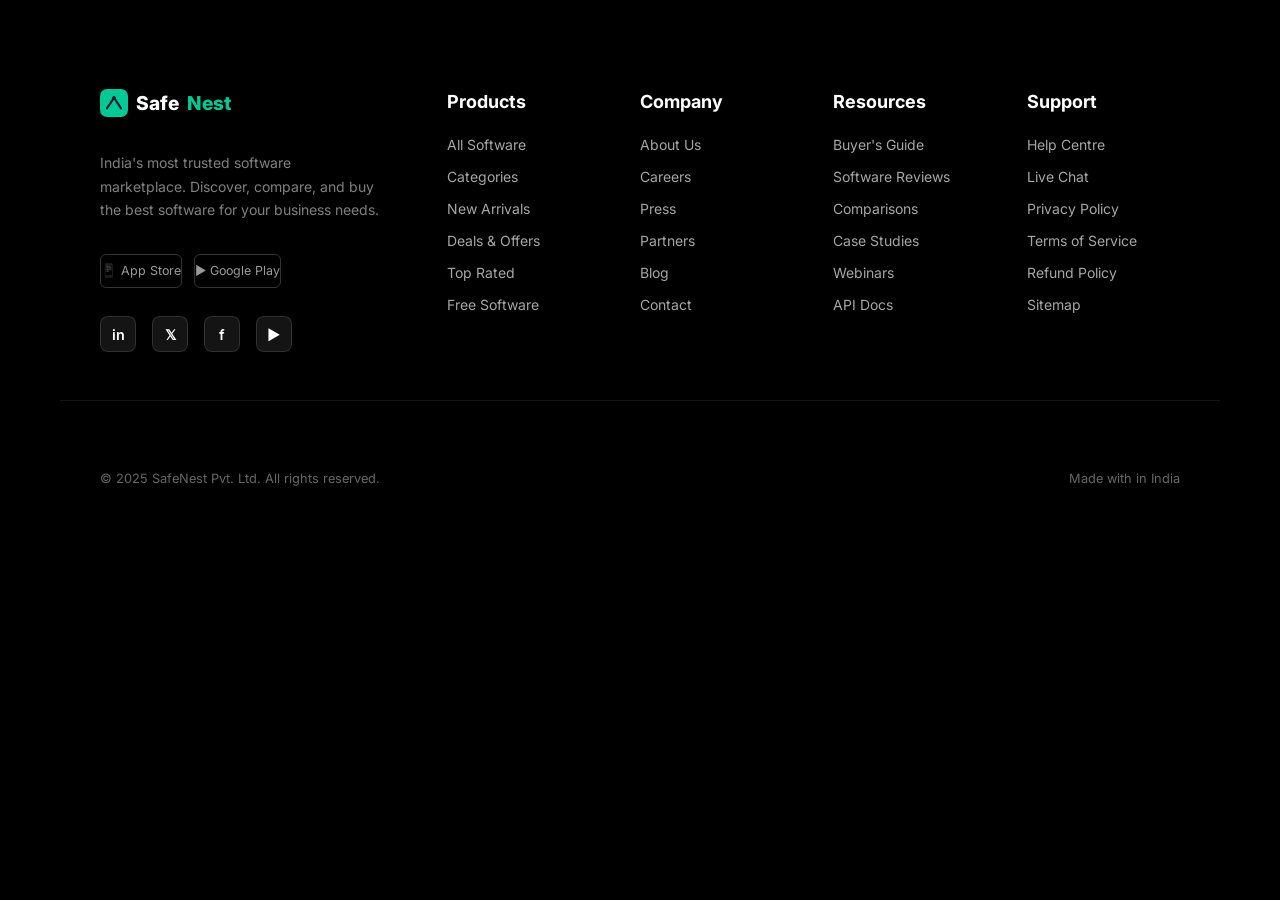
<file: category.html>
<!DOCTYPE html>
<html lang="en">
<head>
    <meta charset="UTF-8">
    <meta name="viewport" content="width=device-width, initial-scale=1.0">
    <title>SafeNest - Footer Section</title>
    <link href="https://fonts.googleapis.com/css2?family=Inter:wght@400;500;600;700;800;900&display=swap" rel="stylesheet"/>
    <link rel="stylesheet" href="main.css">
</head>
<body style="margin:0;padding:0;font-family:'Inter',-apple-system,sans-serif;background:#000;">

<!-- Footer and Address Section Start -->
<footer class="tj-footer">
  <div class="tj-footer-container">
    <footer class="footer">
    <div class="container">
      <div class="footer-grid">
        <div class="footer-brand">
          <a href="index.html" class="nav-logo" style="font-size:1.2rem;">
            <svg viewBox="0 0 32 32" fill="none">
              <rect width="32" height="32" rx="8" fill="#00C896" />
              <path d="M8 22L16 10l8 12" stroke="#0A1628" stroke-width="2.5" stroke-linecap="round"
                stroke-linejoin="round" />
              <circle cx="16" cy="10" r="2" fill="#0A1628" />
            </svg>
            Safe<span>Nest</span>
          </a>
          <p>India's most trusted software marketplace. Discover, compare, and buy the best software for your business
            needs.</p>
          <div class="app-badges">
            <a href="#" class="app-badge">📱 App Store</a>
            <a href="#" class="app-badge">▶ Google Play</a>
          </div>
          <div class="footer-socials" style="margin-top:16px;">
            <a href="#">in</a>
            <a href="#">𝕏</a>
            <a href="#">f</a>
            <a href="#">▶</a>
          </div>
        </div>

        <div class="footer-col">
          <h4>Products</h4>
          <ul>
            <li><a href="products.html">All Software</a></li>
            <li><a href="category.html">Categories</a></li>
            <li><a href="#">New Arrivals</a></li>
            <li><a href="#">Deals &amp; Offers</a></li>
            <li><a href="#">Top Rated</a></li>
            <li><a href="#">Free Software</a></li>
          </ul>
        </div>

        <div class="footer-col">
          <h4>Company</h4>
          <ul>
            <li><a href="#">About Us</a></li>
            <li><a href="#">Careers</a></li>
            <li><a href="#">Press</a></li>
            <li><a href="#">Partners</a></li>
            <li><a href="#">Blog</a></li>
            <li><a href="#">Contact</a></li>
          </ul>
        </div>

        <div class="footer-col">
          <h4>Resources</h4>
          <ul>
            <li><a href="#">Buyer's Guide</a></li>
            <li><a href="#">Software Reviews</a></li>
            <li><a href="#">Comparisons</a></li>
            <li><a href="#">Case Studies</a></li>
            <li><a href="#">Webinars</a></li>
            <li><a href="#">API Docs</a></li>
          </ul>
        </div>

        <div class="footer-col">
          <h4>Support</h4>
          <ul>
            <li><a href="#">Help Centre</a></li>
            <li><a href="#">Live Chat</a></li>
            <li><a href="#">Privacy Policy</a></li>
            <li><a href="#">Terms of Service</a></li>
            <li><a href="#">Refund Policy</a></li>
            <li><a href="#">Sitemap</a></li>
          </ul>
        </div>
      </div>

      <div class="footer-bottom">
        <p style="color:rgba(255,255,255,.4);">© 2025 SafeNest Pvt. Ltd. All rights reserved.</p>
        <p style="color:rgba(255,255,255,.4);">Made with in India</p>
      </div>
    </div>
  </footer></body>
</html>
</file>
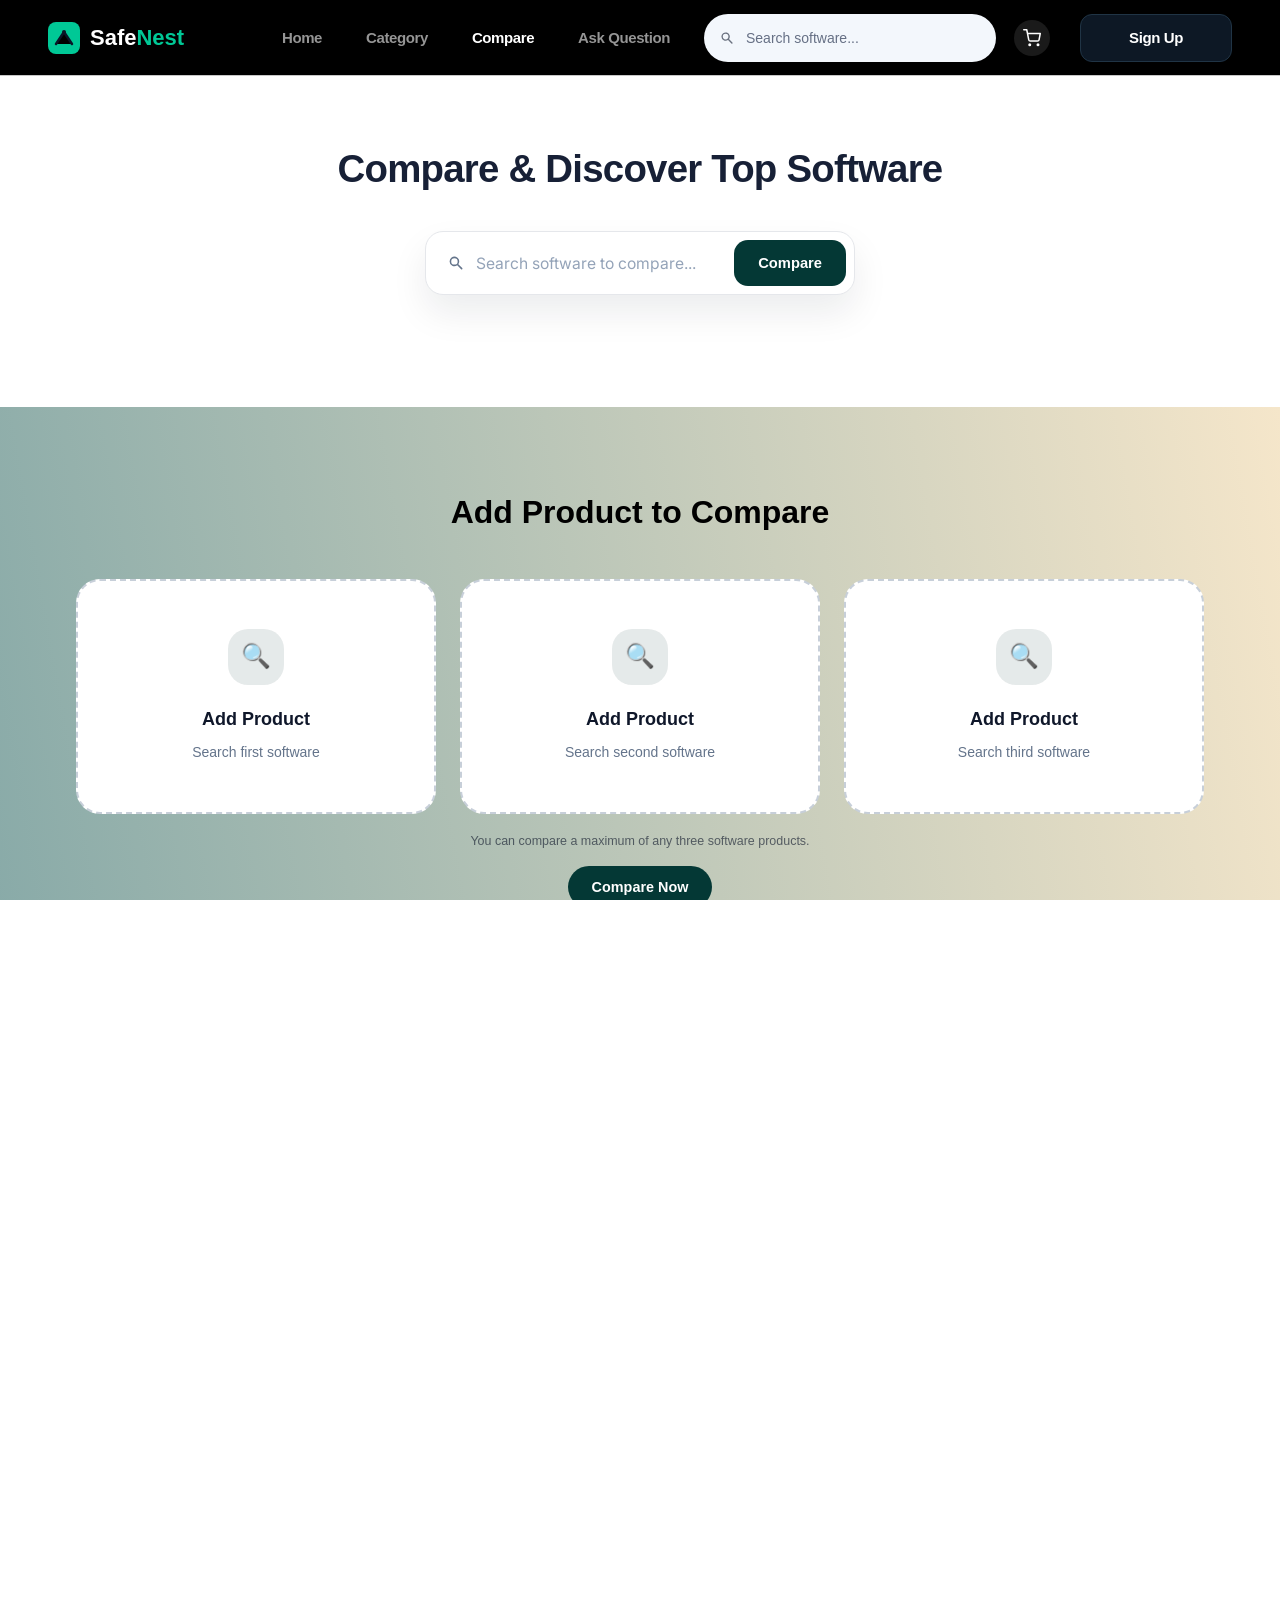
<file: compare.html>
﻿<!DOCTYPE html>
<html lang="en">

<head>
  <meta charset="UTF-8" />
  <meta name="viewport" content="width=device-width, initial-scale=1.0" />
  <title>Compare &amp; Discover Top Software | SafeNest</title>
  <meta name="description"
    content="Compare the best software side-by-side. Find pricing, features, and user reviews to make informed decisions for your business." />
  <link rel="preconnect" href="https://fonts.googleapis.com" />
  <link rel="preconnect" href="https://fonts.gstatic.com" crossorigin />
  <link href="https://fonts.googleapis.com/css2?family=Inter:wght@300;400;500;600;700;800;900&display=swap"
    rel="stylesheet" />
  <link rel="stylesheet" href="main.css" />
</head>

<body>

  <!-- ══════════════════ NAVBAR ══════════════════ -->
  <nav class="cmp-nav">
    <div class="cmp-nav-shell">
      <a class="cmp-nav-logo" href="index.html" aria-label="SafeNest Home">
        <img src="images/Logo_nav.svg" alt="SafeNest" />
      </a>
      <div class="cmp-nav-links">
        <a href="index.html">Home</a>
        <a href="products.html">Category</a>
        <a href="compare.html" class="active">Compare</a>
        <a href="index.html#experts">Ask Question</a>
      </div>
      <div class="cmp-nav-actions">
        <div class="cmp-nav-search">
          <svg width="14" height="14" viewBox="0 0 20 20" fill="#6b7280" aria-hidden="true">
            <path fill-rule="evenodd"
              d="M8 4a4 4 0 100 8 4 4 0 000-8zM2 8a6 6 0 1110.89 3.476l4.817 4.817a1 1 0 01-1.414 1.414l-4.816-4.816A6 6 0 012 8z"
              clip-rule="evenodd" />
          </svg>
          <input type="text" placeholder="Search software..." aria-label="Search software" />
        </div>
        <a href="pricing.html" aria-label="Cart" style="color: #fff; width: 36px; height: 36px; border-radius: 50%; background: rgba(255,255,255,0.1); display: flex; align-items: center; justify-content: center; text-decoration: none; transition: background 0.2s; margin-right: 12px;" onmouseover="this.style.background='rgba(255,255,255,0.2)'" onmouseout="this.style.background='rgba(255,255,255,0.1)'">
          <svg width="18" height="18" viewBox="0 0 24 24" fill="none" stroke="currentColor" stroke-width="2" stroke-linecap="round" stroke-linejoin="round">
            <circle cx="9" cy="21" r="1"></circle><circle cx="20" cy="21" r="1"></circle>
            <path d="M1 1h4l2.68 13.39a2 2 0 0 0 2 1.61h9.72a2 2 0 0 0 2-1.61L23 6H6"></path>
          </svg>
        </a>
        <button class="cmp-nav-signup" type="button">Sign Up</button>
      </div>
    </div>
  </nav>

  <section class="cmp-search-hero">
    <div class="cmp-search-hero-inner">
      <h1 class="cmp-search-title">Compare &amp; Discover Top Software</h1>
      <form class="cmp-top-search" onsubmit="return false;">
        <div class="cmp-top-search-main">
          <svg width="18" height="18" viewBox="0 0 20 20" fill="#64748b">
            <path fill-rule="evenodd"
              d="M8 4a4 4 0 100 8 4 4 0 000-8zM2 8a6 6 0 1110.89 3.476l4.817 4.817a1 1 0 01-1.414 1.414l-4.816-4.816A6 6 0 012 8z"
              clip-rule="evenodd" />
          </svg>
          <input type="text" placeholder="Search software to compare..." />
        </div>
        <button class="cmp-top-search-btn">Compare</button>
      </form>
    </div>
  </section>

  <!-- ══════════════════ ADD PRODUCT TO COMPARE ══════════════════ -->
  <section class="cmp-add-section" id="compare-tool">
    <div style="max-width:1280px;margin:0 auto;">
      <h2 class="cmp-add-heading">Add Product to Compare</h2>
      <div class="cmp-add-grid">
        <!-- Card 1 -->
        <div class="cmp-add-card">
          <div class="cmp-add-icon">🔍</div>
          <div class="cmp-add-label">Add Product</div>
          <div class="cmp-add-sub">Search first software</div>
        </div>
        <!-- Card 2 -->
        <div class="cmp-add-card">
          <div class="cmp-add-icon">🔍</div>
          <div class="cmp-add-label">Add Product</div>
          <div class="cmp-add-sub">Search second software</div>
        </div>
        <!-- Card 3 -->
        <div class="cmp-add-card">
          <div class="cmp-add-icon">🔍</div>
          <div class="cmp-add-label">Add Product</div>
          <div class="cmp-add-sub">Search third software</div>
        </div>
      </div>
      <div class="cmp-add-actions">
        <div class="cmp-add-note">You can compare a maximum of any three software products.</div>
        <button class="cmp-add-cta">Compare Now</button>
      </div>
    </div>
  </section>

  <!-- ══════════════════ TRENDING COMPARISONS ══════════════════ -->
  <section class="cmp-trending">
    <div class="cmp-trending-header">
      <h2>Trending Product Comparison</h2>
      <p>The most popular head-to-head battles this week</p>
    </div>
    <div class="cmp-trending-grid">

      <!-- Card 1: AlignBooks & TallyPrime -->
      <div class="cmp-trend-card">
        <div class="cmp-trend-logos">
          <img src="images/2961_alignbooks.webp" alt="AlignBooks" />
          <img src="images/2967_tallyprimelogo.webp" alt="TallyPrime" />
        </div>
        <div class="cmp-trend-name">AlignBooks &amp; TallyPrime</div>
        <div class="cmp-trend-meta">
          <span class="stars">★★★★☆</span>
          <span style="font-size:0.875rem;font-weight:500;color:#000;">3.8</span>
        </div>
        <button class="cmp-trend-btn-solid">Compare Now</button>
      </div>

      <!-- Card 2: myBillBook & Vyapar -->
      <div class="cmp-trend-card">
        <div class="cmp-trend-logos">
          <img src="images/16569_16569_MyBillbook.png" alt="myBillBook" />
          <img src="images/10918_vyapar_logo.png" alt="Vyapar" />
        </div>
        <div class="cmp-trend-name">myBillBook &amp; Vyapar Billing Software</div>
        <div class="cmp-trend-meta">
          <span class="stars">★★★★★</span>
          <span class="count">950 reviews</span>
        </div>
        <button class="cmp-trend-btn-outline">Compare Now</button>
      </div>

      <!-- Card 3: Exotel & Knowlarity -->
      <div class="cmp-trend-card">
        <div class="cmp-trend-logos">
          <img src="images/11217_Exotelproductlogo.webp" alt="Exotel" />
          <img src="images/2889_knowlarity-logo.webp" alt="Knowlarity" />
        </div>
        <div class="cmp-trend-name">Exotel &amp; Knowlarity SuperReceptionist</div>
        <div class="cmp-trend-meta">
          <span class="stars">★★★★★</span>
          <span class="count">2,100 reviews</span>
        </div>
        <button class="cmp-trend-btn-outline">Compare Now</button>
      </div>

    </div>
  </section>

  <!-- ══════════════════ VISUAL HERO ══════════════════ -->
  <section class="cmp-hero">
    <div class="cmp-hero-shell">
      <div class="cmp-hero-top">
        <div class="cmp-rating-row">
          <div class="cmp-avatars">
            <img src="images/pexels-alexfu-1188751.jpg" alt="User 1" />
            <img src="images/pexels-fauxels-3184291.jpg" alt="User 2" />
            <img src="images/pexels-ron-lach-8100067.jpg" alt="User 3" />
            <img src="images/pexels-markusspiske-4439901.jpg" alt="User 4" />
          </div>
          <div class="cmp-rating-copy">
            <span class="cmp-rating-stars">★★★★★</span>
            <span>4.9/5 Rating</span>
          </div>
        </div>
      </div>

      <div class="cmp-hero-query">Over 30,000+ User Queries Resolved</div>

      <div class="cmp-hero-stage">
        <div class="cmp-hero-circle"></div>
        <img src="images/men_laptop.png" alt="Person comparing software options" class="cmp-hero-figure" />
        <div class="cmp-hero-copy">Pricing, features, and specifications to make informed decisions for your business or
          personal needs.</div>
        <div class="cmp-hero-bg-text">
          <div class="cmp-hero-bg-line cmp-hero-bg-line--spread">
            <span>Explore</span>
            <span>Compare</span>
          </div>
          <div class="cmp-hero-bg-line cmp-hero-bg-line--left">
            <span>The Software</span>
          </div>
        </div>
      </div>
    </div>
  </section>

  <!-- ══════════════════ TIPS + PHOTO ROW ══════════════════ -->
  <div class="container" style="padding-bottom:64px;">
    <div class="cmp-tips-row" style="display:grid;grid-template-columns:1fr 1fr;gap:48px;align-items:center;">

      <!-- LEFT: Tips card -->
      <div style="display:flex;justify-content:center;">
        <div class="cmp-tips-card">
          <div class="cmp-tips-top">Tips for Asking a Question</div>
          <div class="cmp-tips-sep"></div>
          <div class="cmp-tips-list">
            <div class="cmp-tips-item">
              <div class="cmp-tips-dot">
                <svg viewBox="0 0 8 8" fill="white">
                  <path d="M1 4l2 2 4-4" />
                </svg>
              </div>
              <span>Ask a descriptive and elaborate question.</span>
            </div>
            <div class="cmp-tips-item">
              <div class="cmp-tips-dot">
                <svg viewBox="0 0 8 8" fill="white">
                  <path d="M1 4l2 2 4-4" />
                </svg>
              </div>
              <span>Keep your language and tone professional.</span>
            </div>
            <div class="cmp-tips-item">
              <div class="cmp-tips-dot">
                <svg viewBox="0 0 8 8" fill="white">
                  <path d="M1 4l2 2 4-4" />
                </svg>
              </div>
              <span>Ask questions that will lead to a deeper understanding.</span>
            </div>
            <div class="cmp-tips-item">
              <div class="cmp-tips-dot">
                <svg viewBox="0 0 8 8" fill="white">
                  <path d="M1 4l2 2 4-4" />
                </svg>
              </div>
              <span>Time Management</span>
            </div>
            <div class="cmp-tips-item">
              <div class="cmp-tips-dot">
                <svg viewBox="0 0 8 8" fill="white">
                  <path d="M1 4l2 2 4-4" />
                </svg>
              </div>
              <span>Maintain a Positive Attitude</span>
            </div>
          </div>
          <button class="cmp-tips-cta" type="button" onclick="location.href='index.html#experts'">Get Your
            Success</button>
        </div>
      </div>

      <!-- RIGHT: Unsplash team photo -->
      <div class="cmp-tips-photo" style="border-radius:16px;overflow:hidden;height:361px;">
        <img src="images/pexels-fauxels-3184291.jpg" alt="Team at work"
          style="width:100%;height:100%;object-fit:cover;" />
      </div>

    </div>
  </div>

  <!-- ══════════════════ FAQ ══════════════════ -->
  <div class="cmp-faq">
    <h2>Frequently Asked Questions</h2>
    <div class="cmp-faq-item">
      <p>Which software is best for a small retail shop?</p>
      <span class="cmp-faq-arrow">▼</span>
    </div>
    <div class="cmp-faq-item">
      <p>Do these softwares support Cloud hosting?</p>
      <span class="cmp-faq-arrow">▼</span>
    </div>
    <div class="cmp-faq-item">
      <p>Is TallyPrime easier to use than Busy?</p>
      <span class="cmp-faq-arrow">▼</span>
    </div>
  </div>

  <!-- ══════════════════ STILL GOT QUESTIONS BANNER ══════════════════ -->
  <div class="cmp-qbanner">
    <p>Still got Questions on your mind?<br />Get answered by real users or software experts</p>
    <button class="cmp-qbanner-btn" onclick="location.href='index.html#experts'">Ask Questions</button>
  </div>

  <!-- ══════════════════ FOOTER ══════════════════ -->
  <footer class="footer">
    <div class="container">
      <div class="footer-grid">
        <div class="footer-brand">
          <a href="index.html" class="nav-logo" style="font-size:1.2rem;">
            <svg viewBox="0 0 32 32" fill="none">
              <rect width="32" height="32" rx="8" fill="#00C896" />
              <path d="M8 22L16 10l8 12" stroke="#0A1628" stroke-width="2.5" stroke-linecap="round"
                stroke-linejoin="round" />
              <circle cx="16" cy="10" r="2" fill="#0A1628" />
            </svg>
            Safe<span>Nest</span>
          </a>
          <p>India's most trusted software marketplace. Discover, compare, and buy the best software for your business
            needs.</p>
          <div class="app-badges">
            <a href="#" class="app-badge">📱 App Store</a>
            <a href="#" class="app-badge">▶ Google Play</a>
          </div>
          <div class="footer-socials" style="margin-top:16px;">
            <a href="#">in</a>
            <a href="#">𝕏</a>
            <a href="#">f</a>
            <a href="#">▶</a>
          </div>
        </div>

        <div class="footer-col">
          <h4>Products</h4>
          <ul>
            <li><a href="products.html">All Software</a></li>
            <li><a href="category.html">Categories</a></li>
            <li><a href="#">New Arrivals</a></li>
            <li><a href="#">Deals &amp; Offers</a></li>
            <li><a href="#">Top Rated</a></li>
            <li><a href="#">Free Software</a></li>
          </ul>
        </div>

        <div class="footer-col">
          <h4>Company</h4>
          <ul>
            <li><a href="#">About Us</a></li>
            <li><a href="#">Careers</a></li>
            <li><a href="#">Press</a></li>
            <li><a href="#">Partners</a></li>
            <li><a href="#">Blog</a></li>
            <li><a href="#">Contact</a></li>
          </ul>
        </div>

        <div class="footer-col">
          <h4>Resources</h4>
          <ul>
            <li><a href="#">Buyer's Guide</a></li>
            <li><a href="#">Software Reviews</a></li>
            <li><a href="#">Comparisons</a></li>
            <li><a href="#">Case Studies</a></li>
            <li><a href="#">Webinars</a></li>
            <li><a href="#">API Docs</a></li>
          </ul>
        </div>

        <div class="footer-col">
          <h4>Support</h4>
          <ul>
            <li><a href="#">Help Centre</a></li>
            <li><a href="#">Live Chat</a></li>
            <li><a href="#">Privacy Policy</a></li>
            <li><a href="#">Terms of Service</a></li>
            <li><a href="#">Refund Policy</a></li>
            <li><a href="#">Sitemap</a></li>
          </ul>
        </div>
      </div>

      <div class="footer-bottom">
        <p style="color:rgba(255,255,255,.4);">© 2025 SafeNest Pvt. Ltd. All rights reserved.</p>
        <p style="color:rgba(255,255,255,.4);">Made with in India</p>
      </div>
    </div>
  </footer>
  <script>
(function () {
  var STYLE_ID = "page-loader-style";
  var OVERLAY_ID = "page-loader-overlay";
  var NAV_STYLE_ID = "page-loader-nav-style";
  var NAV_DELAY_MS = 720;
  var isNavigating = false;

  function ensureStyles() {
    if (document.getElementById(STYLE_ID)) {
      return;
    }

    var style = document.createElement("style");
    style.id = STYLE_ID;
    style.textContent = [
      ".page-loader-active { overflow: hidden; }",
      ".page-loader-overlay {",
      "  position: fixed;",
      "  inset: 0;",
      "  display: flex;",
      "  align-items: center;",
      "  justify-content: center;",
      "  background: rgba(4, 7, 12, 0.94);",
      "  opacity: 0;",
      "  visibility: hidden;",
      "  pointer-events: none;",
      "  transition: opacity 0.25s ease, visibility 0.25s ease;",
      "  z-index: 99999;",
      "}",
      ".page-loader-overlay.is-visible {",
      "  opacity: 1;",
      "  visibility: visible;",
      "  pointer-events: auto;",
      "}",
      ".page-loader-overlay .loader-wrapper {",
      "  position: relative;",
      "  display: flex;",
      "  align-items: center;",
      "  justify-content: center;",
      "  gap: 2px;",
      "  min-height: 120px;",
      "  margin: 0;",
      "  font-family: 'Poppins', 'Inter', sans-serif;",
      "  font-size: 1.6em;",
      "  font-weight: 600;",
      "  user-select: none;",
      "  color: #ffffff;",
      "  transform: scale(1.5);",
      "}",
      ".page-loader-overlay .loader {",
      "  position: absolute;",
      "  inset: 0;",
      "  z-index: 1;",
      "  background-color: transparent;",
      "  -webkit-mask: repeating-linear-gradient(90deg, transparent 0, transparent 6px, black 7px, black 8px);",
      "  mask: repeating-linear-gradient(90deg, transparent 0, transparent 6px, black 7px, black 8px);",
      "}",
      ".page-loader-overlay .loader::after {",
      "  content: '';",
      "  position: absolute;",
      "  inset: 0;",
      "  background-image:",
      "    radial-gradient(circle at 50% 50%, rgb(200, 255, 0) 0%, transparent 50%),",
      "    radial-gradient(circle at 45% 45%, #f00 0%, transparent 45%),",
      "    radial-gradient(circle at 55% 55%, #0ff 0%, transparent 45%),",
      "    radial-gradient(circle at 45% 55%, #0f0 0%, transparent 45%),",
      "    radial-gradient(circle at 55% 45%, #00f 0%, transparent 45%);",
      "  -webkit-mask: radial-gradient(circle at 50% 50%, transparent 0%, transparent 10%, black 25%);",
      "  mask: radial-gradient(circle at 50% 50%, transparent 0%, transparent 10%, black 25%);",
      "  animation: page-loader-transform 2s infinite alternate, page-loader-opacity 4s infinite;",
      "  animation-timing-function: cubic-bezier(0.6, 0.8, 0.5, 1);",
      "}",
      ".page-loader-overlay .loader-letter {",
      "  display: inline-block;",
      "  opacity: 0;",
      "  animation: page-loader-letter 4s infinite linear;",
      "  z-index: 2;",
      "}",
      ".page-loader-overlay .loader-letter:nth-child(1) { animation-delay: 0.10s; }",
      ".page-loader-overlay .loader-letter:nth-child(2) { animation-delay: 0.205s; }",
      ".page-loader-overlay .loader-letter:nth-child(3) { animation-delay: 0.31s; }",
      ".page-loader-overlay .loader-letter:nth-child(4) { animation-delay: 0.415s; }",
      ".page-loader-overlay .loader-letter:nth-child(5) { animation-delay: 0.521s; }",
      ".page-loader-overlay .loader-letter:nth-child(6) { animation-delay: 0.626s; }",
      ".page-loader-overlay .loader-letter:nth-child(7) { animation-delay: 0.731s; }",
      "@keyframes page-loader-transform {",
      "  0% { transform: translateX(-55%); }",
      "  100% { transform: translateX(55%); }",
      "}",
      "@keyframes page-loader-opacity {",
      "  0%, 100% { opacity: 0; }",
      "  15% { opacity: 1; }",
      "  65% { opacity: 0; }",
      "}",
      "@keyframes page-loader-letter {",
      "  0% { opacity: 0; }",
      "  5% { opacity: 1; text-shadow: 0 0 4px #000000; transform: scale(1.1) translateY(-2px); }",
      "  20% { opacity: 0.2; }",
      "  100% { opacity: 0; }",
      "}",
      "@media (max-width: 640px) {",
      "  .page-loader-overlay .loader-wrapper { transform: scale(1.05); font-size: 1.35em; }",
      "}"
    ].join("\n");

    document.head.appendChild(style);
  }

  function ensureOverlay() {
    var overlay = document.getElementById(OVERLAY_ID);
    if (overlay) {
      return overlay;
    }

    overlay = document.createElement("div");
    overlay.id = OVERLAY_ID;
    overlay.className = "page-loader-overlay";
    overlay.setAttribute("aria-hidden", "true");
    overlay.innerHTML = [
      '<div class="loader-wrapper">',
      '  <span class="loader-letter">L</span>',
      '  <span class="loader-letter">O</span>',
      '  <span class="loader-letter">A</span>',
      '  <span class="loader-letter">D</span>',
      '  <span class="loader-letter">I</span>',
      '  <span class="loader-letter">N</span>',
      '  <span class="loader-letter">G</span>',
      '  <div class="loader"></div>',
      '</div>'
    ].join("\n");

    document.body.appendChild(overlay);
    return overlay;
  }

  function ensureNavStyles() {
    if (document.getElementById(NAV_STYLE_ID)) {
      return;
    }

    var style = document.createElement("style");
    style.id = NAV_STYLE_ID;
    style.textContent = [
      ".cmp-mobile-menu-open { overflow: hidden; }",
      ".cmp-nav-toggle {",
      "  display: none;",
      "  width: 46px;",
      "  height: 46px;",
      "  align-items: center;",
      "  justify-content: center;",
      "  flex-direction: column;",
      "  gap: 5px;",
      "  border: 1px solid rgba(255,255,255,0.14);",
      "  border-radius: 14px;",
      "  background: #0d1825;",
      "  color: #ffffff;",
      "  box-shadow: 0 10px 24px rgba(0,0,0,0.18);",
      "  transition: background-color 0.2s ease, border-color 0.2s ease, box-shadow 0.2s ease;",
      "  flex: 0 0 auto;",
      "}",
      ".cmp-nav-toggle[aria-expanded='true'] {",
      "  background: #000000;",
      "  border-color: rgba(255,255,255,0.24);",
      "  box-shadow: 0 12px 28px rgba(0,0,0,0.28);",
      "}",
      ".cmp-nav-toggle span {",
      "  display: block;",
      "  width: 18px;",
      "  height: 2px;",
      "  background: currentColor;",
      "  border-radius: 999px;",
      "  transition: transform 0.2s ease, opacity 0.2s ease;",
      "}",
      ".cmp-nav-toggle[aria-expanded='true'] span:nth-child(1) {",
      "  transform: translateY(7px) rotate(45deg);",
      "}",
      ".cmp-nav-toggle[aria-expanded='true'] span:nth-child(2) {",
      "  opacity: 0;",
      "}",
      ".cmp-nav-toggle[aria-expanded='true'] span:nth-child(3) {",
      "  transform: translateY(-7px) rotate(-45deg);",
      "}",
      "@media (max-width: 900px) {",
      "  .cmp-nav {",
      "    padding: 14px 16px !important;",
      "    min-height: auto !important;",
      "    align-items: center !important;",
      "    gap: 12px !important;",
      "  }",
      "  .cmp-nav-shell {",
      "    width: 100% !important;",
      "    min-height: auto !important;",
      "    padding: 0 !important;",
      "  }",
      "  .cmp-nav,",
      "  .cmp-nav-shell {",
      "    display: flex !important;",
      "    flex-wrap: wrap !important;",
      "    align-items: center !important;",
      "    justify-content: space-between !important;",
      "    row-gap: 12px !important;",
      "  }",
      "  .cmp-nav-logo {",
      "    margin-right: auto !important;",
      "  }",
      "  .cmp-nav-toggle {",
      "    display: inline-flex !important;",
      "  }",
      "  .cmp-nav .cmp-nav-links,",
      "  .cmp-nav .cmp-nav-actions {",
      "    display: none !important;",
      "    width: 100% !important;",
      "    flex: 0 0 100% !important;",
      "    margin-left: 0 !important;",
      "  }",
      "  .cmp-nav.cmp-nav-open,",
      "  .cmp-nav.cmp-nav-open .cmp-nav-shell {",
      "    background: #000000 !important;",
      "  }",
      "  .cmp-nav.cmp-nav-open {",
      "    box-shadow: 0 18px 42px rgba(0,0,0,0.32) !important;",
      "  }",
      "  .cmp-nav.cmp-nav-open .cmp-nav-shell {",
      "    align-items: stretch !important;",
      "    row-gap: 10px !important;",
      "  }",
      "  .cmp-nav.cmp-nav-open .cmp-nav-links {",
      "    display: flex !important;",
      "    flex-direction: column !important;",
      "    align-items: stretch !important;",
      "    gap: 8px !important;",
      "    padding-top: 12px !important;",
      "    background: #000000 !important;",
      "    border-top: 1px solid rgba(255,255,255,0.08) !important;",
      "  }",
      "  .cmp-nav.cmp-nav-open .cmp-nav-links a {",
      "    display: block !important;",
      "    width: 100% !important;",
      "    padding: 12px 14px !important;",
      "    border-radius: 12px !important;",
      "    color: #ffffff !important;",
      "    background: rgba(255,255,255,0.06) !important;",
      "  }",
      "  .cmp-nav.cmp-nav-open .cmp-nav-actions {",
      "    display: flex !important;",
      "    flex-direction: column !important;",
      "    align-items: stretch !important;",
      "    gap: 12px !important;",
      "    padding-top: 12px !important;",
      "    padding-bottom: 4px !important;",
      "    background: #000000 !important;",
      "    border-top: 1px solid rgba(255,255,255,0.08) !important;",
      "  }",
      "  .cmp-nav.cmp-nav-open .cmp-nav-search {",
      "    display: flex !important;",
      "    width: 100% !important;",
      "    max-width: none !important;",
      "    min-width: 0 !important;",
      "    height: 48px !important;",
      "    background: #111827 !important;",
      "    border: 1px solid rgba(255,255,255,0.08) !important;",
      "    box-shadow: none !important;",
      "  }",
      "  .cmp-nav.cmp-nav-open .cmp-nav-search input {",
      "    color: #ffffff !important;",
      "  }",
      "  .cmp-nav.cmp-nav-open .cmp-nav-search input::placeholder {",
      "    color: #94a3b8 !important;",
      "  }",
      "  .cmp-nav.cmp-nav-open .cmp-nav-actions > a {",
      "    margin-right: 0 !important;",
      "    align-self: flex-start !important;",
      "  }",
      "  .cmp-nav.cmp-nav-open .cmp-nav-signup {",
      "    width: 100% !important;",
      "    min-width: 0 !important;",
      "  }",
      "}",
      "@media (max-width: 560px) {",
      "  .cmp-nav {",
      "    padding: 12px 14px !important;",
      "  }",
      "  .cmp-nav-logo img {",
      "    height: 34px !important;",
      "  }",
      "}"
    ].join("\n");

    document.head.appendChild(style);
  }

  function setNavOpenState(nav, toggle, isOpen) {
    nav.classList.toggle("cmp-nav-open", isOpen);
    toggle.setAttribute("aria-expanded", isOpen ? "true" : "false");
    toggle.setAttribute("aria-label", isOpen ? "Close navigation menu" : "Open navigation menu");
    document.body.classList.toggle(
      "cmp-mobile-menu-open",
      document.querySelector(".cmp-nav.cmp-nav-open") !== null
    );
  }

  function setupMobileNav() {
    ensureNavStyles();

    Array.prototype.forEach.call(document.querySelectorAll(".cmp-nav"), function (nav, index) {
      if (nav.dataset.mobileNavReady === "true") {
        return;
      }

      var navShell = nav.querySelector(".cmp-nav-shell");
      var toggleHost = navShell || nav;
      var links = toggleHost.querySelector(".cmp-nav-links");
      var actions = toggleHost.querySelector(".cmp-nav-actions");

      if (!links || !actions) {
        return;
      }

      var toggle = document.createElement("button");
      toggle.type = "button";
      toggle.className = "cmp-nav-toggle";
      toggle.setAttribute("aria-expanded", "false");
      toggle.setAttribute("aria-label", "Open navigation menu");
      toggle.setAttribute("aria-controls", "cmp-mobile-nav-" + index);
      toggle.innerHTML = "<span></span><span></span><span></span>";

      links.id = "cmp-mobile-nav-" + index;
      toggleHost.insertBefore(toggle, links);

      toggle.addEventListener("click", function () {
        setNavOpenState(nav, toggle, !nav.classList.contains("cmp-nav-open"));
      });

      links.addEventListener("click", function (event) {
        if (event.target.closest("a[href]")) {
          setNavOpenState(nav, toggle, false);
        }
      });

      actions.addEventListener("click", function (event) {
        if (event.target.closest("a[href]")) {
          setNavOpenState(nav, toggle, false);
        }
      });

      document.addEventListener("click", function (event) {
        if (!nav.contains(event.target)) {
          setNavOpenState(nav, toggle, false);
        }
      });

      document.addEventListener("keydown", function (event) {
        if (event.key === "Escape") {
          setNavOpenState(nav, toggle, false);
        }
      });

      window.addEventListener("resize", function () {
        if (window.innerWidth > 900) {
          setNavOpenState(nav, toggle, false);
        }
      });

      nav.dataset.mobileNavReady = "true";
    });
  }

  function ensureLoader() {
    ensureStyles();
    return ensureOverlay();
  }

  function resetLoader() {
    var overlay = document.getElementById(OVERLAY_ID);
    isNavigating = false;
    document.body.classList.remove("page-loader-active");

    if (overlay) {
      overlay.classList.remove("is-visible");
    }
  }

  function showLoader(nextHref) {
    var overlay = ensureLoader();

    if (isNavigating) {
      return;
    }

    isNavigating = true;
    document.body.classList.add("page-loader-active");
    overlay.classList.add("is-visible");

    if (nextHref) {
      window.setTimeout(function () {
        window.location.href = nextHref;
      }, NAV_DELAY_MS);
    }
  }

  function isModifiedClick(event) {
    return event.metaKey || event.ctrlKey || event.shiftKey || event.altKey || event.button !== 0;
  }

  function isSameDocument(url) {
    return url.pathname === window.location.pathname && url.search === window.location.search;
  }

  function resolveInternalHref(rawHref) {
    if (!rawHref) {
      return null;
    }

    var trimmedHref = rawHref.trim();
    if (!trimmedHref || trimmedHref === "#" || trimmedHref.indexOf("javascript:") === 0) {
      return null;
    }

    if (trimmedHref.indexOf("mailto:") === 0 || trimmedHref.indexOf("tel:") === 0) {
      return null;
    }

    var url = new URL(trimmedHref, window.location.href);
    if (url.origin !== window.location.origin) {
      return null;
    }

    return url;
  }

  function handleInlineLocationClick(event) {
    var trigger = event.target.closest("[onclick*='location.href'], [onclick*='window.location.href']");
    if (!trigger || trigger.closest("a[href]")) {
      return false;
    }

    var onclickValue = trigger.getAttribute("onclick");
    var match = onclickValue && onclickValue.match(/(?:window\.)?location\.href\s*=\s*['"]([^'"]+)['"]/);
    if (!match) {
      return false;
    }

    var url = resolveInternalHref(match[1]);
    if (!url || isSameDocument(url)) {
      return false;
    }

    event.preventDefault();
    event.stopPropagation();
    if (typeof event.stopImmediatePropagation === "function") {
      event.stopImmediatePropagation();
    }

    showLoader(url.href);
    return true;
  }

  function handleAnchorClick(event) {
    var anchor = event.target.closest("a[href]");
    if (!anchor) {
      return;
    }

    if (anchor.target && anchor.target !== "_self") {
      return;
    }

    if (anchor.hasAttribute("download") || anchor.dataset.noLoader !== undefined) {
      return;
    }

    if (isModifiedClick(event)) {
      return;
    }

    var url = resolveInternalHref(anchor.getAttribute("href"));
    if (!url || isSameDocument(url)) {
      return;
    }

    event.preventDefault();
    showLoader(url.href);
  }

  function bindEvents() {
    document.addEventListener(
      "click",
      function (event) {
        if (handleInlineLocationClick(event)) {
          return;
        }

        handleAnchorClick(event);
      },
      true
    );

    window.addEventListener("pageshow", resetLoader);
    window.addEventListener("load", resetLoader);
  }

  function init() {
    ensureLoader();
    setupMobileNav();
    resetLoader();
    bindEvents();
    window.showPageLoader = showLoader;
  }

  if (document.readyState === "loading") {
    document.addEventListener("DOMContentLoaded", init);
  } else {
    init();
  }
})();

</script>
</body>

</html>
</file>
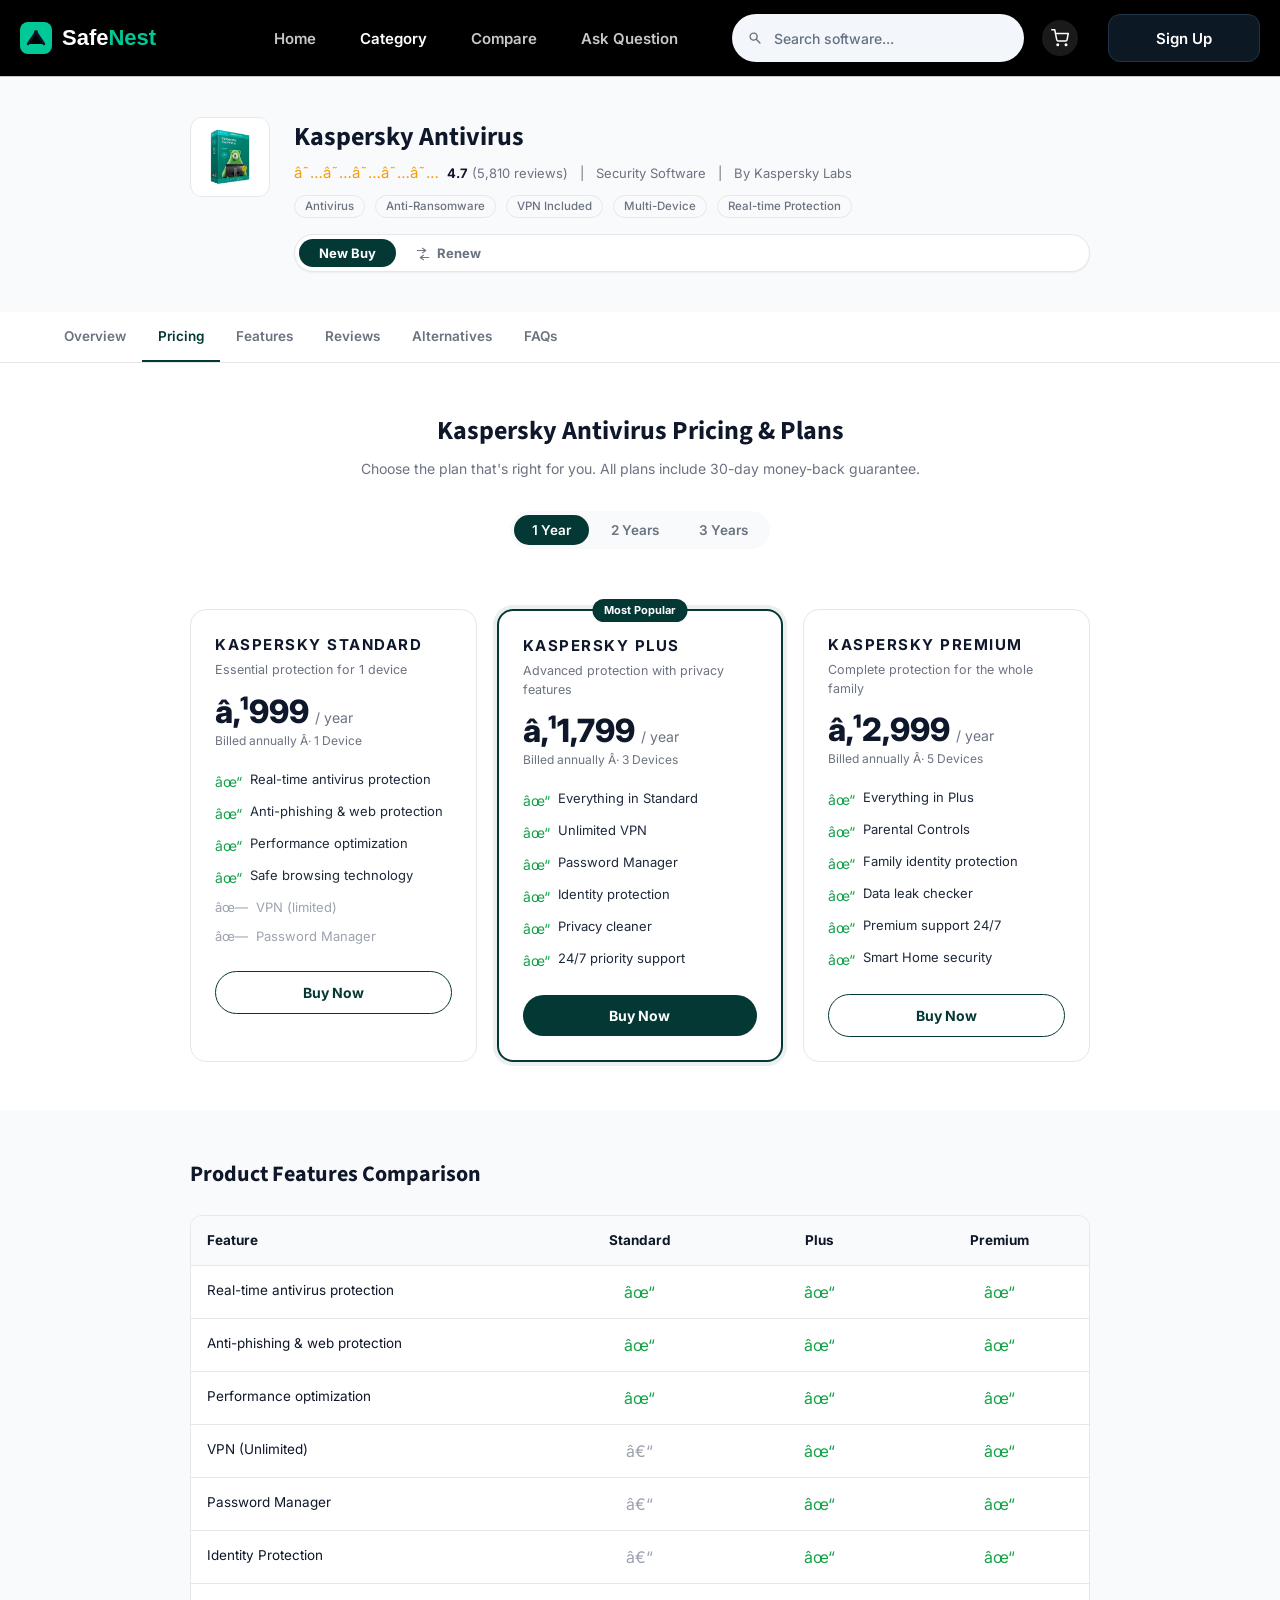
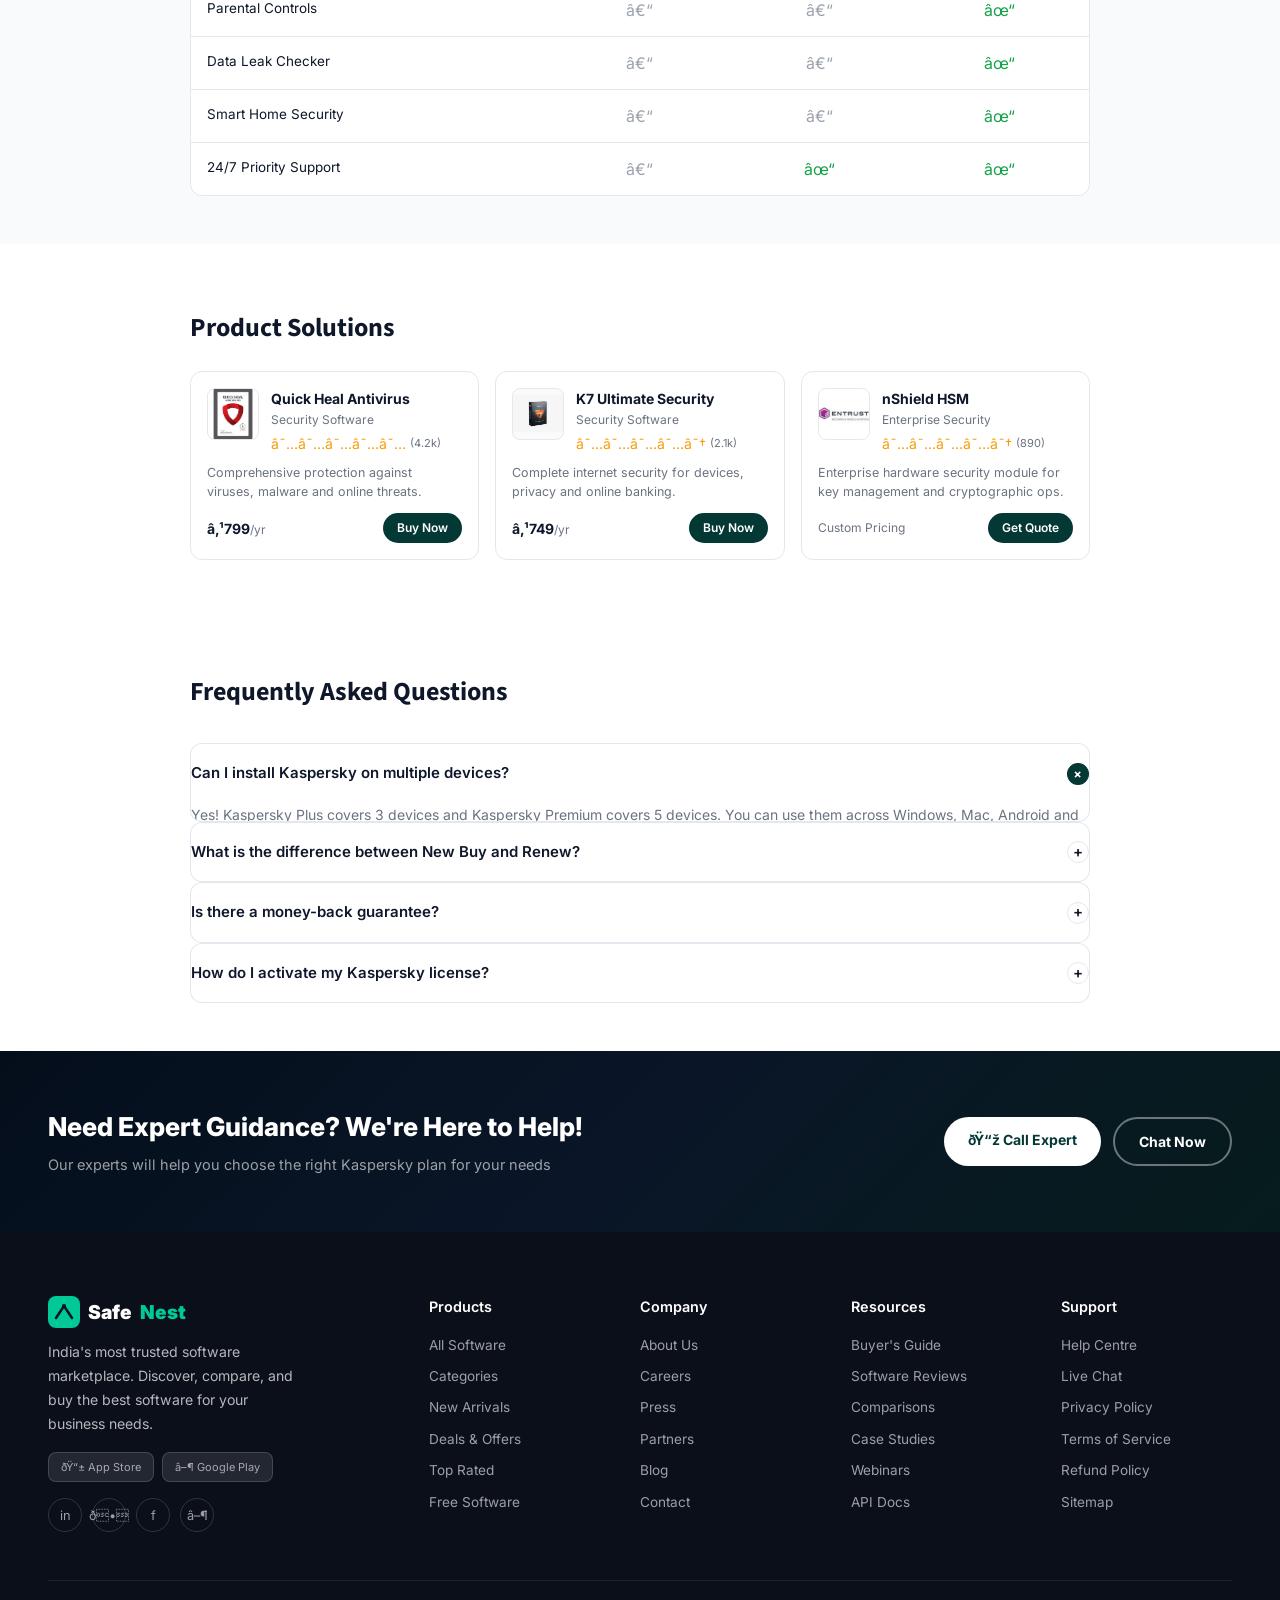
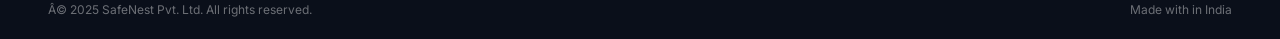
<file: pricing.html>
﻿<!DOCTYPE html>
<html lang="en">
<head>
  <meta charset="UTF-8">
  <meta name="viewport" content="width=device-width, initial-scale=1.0">
  <title>Kaspersky Antivirus Pricing & Plans â€“ SafeNest</title>
  <link rel="stylesheet" href="style.css">
  <style>
/* =============================================
   SafeNest - Main Stylesheet
   ============================================= */

@import url('https://fonts.googleapis.com/css2?family=Source+Sans+3:ital,wght@0,300;0,400;0,600;0,700;0,900;1,400&family=Inter:wght@400;500;600;700;800;900&family=Plus+Jakarta+Sans:wght@600;700;800&display=swap');

*, *::before, *::after { box-sizing: border-box; margin: 0; padding: 0; }

:root {
  --primary: #043835;
  --primary-light: #0a5c57;
  --blue: #0064e6;
  --blue-light: #e0edff;
  --text-dark: #0f172a;
  --text-mid: #1e293b;
  --text-gray: #6b7280;
  --text-light: #9ca3af;
  --border: #e5e7eb;
  --bg-light: #f9fafb;
  --bg-gray: #f3f4f6;
  --white: #ffffff;
  --green-check: #16a34a;
  --star: #f59e0b;
  --font-ss: 'Source Sans 3', sans-serif;
  --font-inter: 'Inter', sans-serif;
  --font-jakarta: 'Plus Jakarta Sans', sans-serif;
  --shadow: 0 1px 3px rgba(0,0,0,.08), 0 1px 2px rgba(0,0,0,.06);
  --shadow-md: 0 4px 6px -1px rgba(0,0,0,.1), 0 2px 4px -1px rgba(0,0,0,.06);
  --shadow-lg: 0 10px 15px -3px rgba(0,0,0,.1), 0 4px 6px -2px rgba(0,0,0,.05);
  --radius: 8px;
  --radius-lg: 12px;
  --radius-xl: 16px;
}

html { scroll-behavior: smooth; }
body { font-family: var(--font-inter); color: var(--text-dark); background: var(--white); line-height: 1.5; font-size: 14px; }
a { text-decoration: none; color: inherit; }
img { max-width: 100%; display: block; }
ul { list-style: none; }
button { cursor: pointer; border: none; background: none; font-family: inherit; }

/* =============================================
   NAVIGATION
   ============================================= */
.navbar {
  position: sticky; top: 0; z-index: 1000;
  background: var(--white);
  border-bottom: 1px solid var(--border);
  padding: 0 24px;
}
.nav-container {
  max-width: 1280px; margin: 0 auto;
  display: flex; align-items: center;
  height: 60px; gap: 8px;
}
.nav-logo { display: flex; align-items: center; gap: 8px; margin-right: 12px; }
.nav-logo img { height: 36px; width: auto; }
.nav-logo-text {
  font-family: var(--font-inter); font-weight: 800;
  font-size: 18px; color: var(--text-dark);
  letter-spacing: -0.3px;
}
.nav-menu { display: flex; align-items: center; gap: 2px; flex: 1; }
.nav-link {
  padding: 6px 10px; font-size: 13.5px; font-weight: 500;
  color: var(--text-mid); border-radius: 6px;
  transition: background 0.15s, color 0.15s;
  white-space: nowrap;
}
.nav-link:hover { background: var(--bg-light); color: var(--text-dark); }
.nav-link.active { color: var(--primary); font-weight: 600; }
.nav-actions { display: flex; align-items: center; gap: 8px; margin-left: auto; }
.btn-signin {
  padding: 7px 16px; font-size: 13.5px; font-weight: 600;
  color: var(--text-mid); border: 1px solid var(--border);
  border-radius: 9999px; background: var(--white);
  transition: background 0.15s;
}
.btn-signin:hover { background: var(--bg-light); }
.btn-getlisted {
  padding: 7px 16px; font-size: 13.5px; font-weight: 600;
  background: var(--primary); color: var(--white);
  border-radius: 9999px;
  transition: background 0.15s;
}
.btn-getlisted:hover { background: var(--primary-light); }
.hamburger { display: none; flex-direction: column; gap: 4px; cursor: pointer; }
.hamburger span { display: block; width: 22px; height: 2px; background: var(--text-dark); border-radius: 2px; }

/* =============================================
   HERO SECTION (Home)
   ============================================= */
.hero {
  background: linear-gradient(135deg, #040e1b 0%, #0a1628 40%, #0d1f3d 70%, #061c1c 100%);
  padding: 64px 24px 56px;
  position: relative; overflow: hidden;
}
.hero::before {
  content: '';
  position: absolute; inset: 0;
  background: radial-gradient(ellipse at 70% 50%, rgba(0,100,230,0.12) 0%, transparent 60%),
              radial-gradient(ellipse at 30% 80%, rgba(4,56,53,0.18) 0%, transparent 50%);
}
.hero-container { max-width: 1280px; margin: 0 auto; display: grid; grid-template-columns: 1fr 1fr; gap: 48px; align-items: center; position: relative; z-index: 1; }
.hero-badge {
  display: inline-flex; align-items: center; gap: 6px;
  background: rgba(255,255,255,0.08); border: 1px solid rgba(255,255,255,0.15);
  border-radius: 9999px; padding: 5px 12px;
  color: rgba(255,255,255,0.7); font-size: 12px; font-weight: 500;
  margin-bottom: 20px;
}
.hero-badge span { color: #60a5fa; }
.hero-title {
  font-family: var(--font-inter); font-weight: 900; font-size: 52px; line-height: 1.0;
  color: var(--white); text-transform: uppercase; letter-spacing: -1px;
  margin-bottom: 16px;
}
.hero-title em { font-style: normal; color: #60a5fa; display: block; }
.hero-subtitle { color: rgba(255,255,255,0.65); font-size: 15px; line-height: 1.6; margin-bottom: 32px; max-width: 440px; }
.hero-search {
  display: flex; gap: 0; margin-bottom: 40px;
  background: var(--white); border-radius: 9999px;
  padding: 4px; box-shadow: var(--shadow-lg); max-width: 480px;
}
.hero-search input {
  flex: 1; border: none; outline: none; background: none;
  padding: 10px 16px; font-size: 14px; color: var(--text-dark);
  font-family: var(--font-inter);
}
.hero-search button {
  background: var(--primary); color: var(--white);
  border-radius: 9999px; padding: 10px 22px;
  font-size: 13.5px; font-weight: 600;
  transition: background 0.15s;
}
.hero-search button:hover { background: var(--primary-light); }
.hero-stats { display: flex; gap: 32px; }
.stat-item {}
.stat-num { font-size: 24px; font-weight: 800; color: var(--white); line-height: 1; }
.stat-label { font-size: 11px; color: rgba(255,255,255,0.55); margin-top: 2px; }
.hero-image-area { display: flex; justify-content: center; align-items: center; }
.hero-img-wrapper {
  position: relative;
  background: rgba(255,255,255,0.05);
  border: 1px solid rgba(255,255,255,0.1);
  border-radius: var(--radius-xl);
  overflow: hidden;
  width: 100%; max-width: 520px;
}
.hero-img-wrapper img { width: 100%; height: 320px; object-fit: cover; }

/* =============================================
   SECTION COMMON
   ============================================= */
.section { padding: 64px 24px; }
.section-sm { padding: 48px 24px; }
.container { max-width: 1280px; margin: 0 auto; }
.section-header { display: flex; align-items: flex-end; justify-content: space-between; margin-bottom: 32px; }
.section-title { font-family: var(--font-ss); font-weight: 700; font-size: 26px; color: var(--text-dark); }
.section-link { color: var(--blue); font-size: 15px; font-weight: 600; display: flex; align-items: center; gap: 4px; }
.section-link:hover { text-decoration: underline; }
.tag-row { display: flex; align-items: center; gap: 8px; margin-bottom: 8px; }
.section-tag { display: inline-flex; align-items: center; gap: 6px; font-size: 13px; font-weight: 700; color: var(--green-check); }
.section-tag svg { width: 14px; height: 14px; }

/* =============================================
   PRODUCT CARDS
   ============================================= */
.cards-grid { display: grid; grid-template-columns: repeat(4, 1fr); gap: 16px; }
.cards-grid-3 { display: grid; grid-template-columns: repeat(3, 1fr); gap: 16px; }
.product-card {
  background: var(--white); border: 1px solid var(--border);
  border-radius: var(--radius-lg); padding: 16px;
  transition: box-shadow 0.15s, transform 0.15s;
  cursor: pointer;
}
.product-card:hover { box-shadow: var(--shadow-md); transform: translateY(-2px); }
.product-card-top { display: flex; align-items: flex-start; gap: 12px; margin-bottom: 10px; }
.product-logo {
  width: 52px; height: 52px; border-radius: var(--radius);
  border: 1px solid var(--border); overflow: hidden;
  flex-shrink: 0; background: var(--bg-light);
  display: flex; align-items: center; justify-content: center;
}
.product-logo img { width: 100%; height: 100%; object-fit: contain; }
.product-info { flex: 1; min-width: 0; }
.product-name { font-weight: 700; font-size: 14px; color: var(--text-dark); margin-bottom: 2px; white-space: nowrap; overflow: hidden; text-overflow: ellipsis; }
.product-category { font-size: 12px; color: var(--text-gray); }
.product-rating { display: flex; align-items: center; gap: 4px; margin-top: 4px; }
.stars { display: flex; gap: 1px; }
.star { color: var(--star); font-size: 12px; }
.rating-count { font-size: 11px; color: var(--text-gray); }
.product-desc { font-size: 12.5px; color: var(--text-gray); line-height: 1.5; margin-bottom: 12px; display: -webkit-box; -webkit-line-clamp: 2; -webkit-box-orient: vertical; overflow: hidden; }
.product-footer { display: flex; align-items: center; justify-content: space-between; }
.product-price { font-size: 12px; color: var(--text-gray); }
.product-price strong { color: var(--text-dark); font-weight: 700; font-size: 14px; }
.btn-primary-sm {
  padding: 6px 14px; background: var(--primary); color: var(--white);
  border-radius: 9999px; font-size: 12px; font-weight: 600;
  transition: background 0.15s;
}
.btn-primary-sm:hover { background: var(--primary-light); }
.btn-outline-sm {
  padding: 6px 14px; background: var(--white); color: var(--primary);
  border: 1px solid var(--primary); border-radius: 9999px;
  font-size: 12px; font-weight: 600; transition: background 0.15s;
}
.btn-outline-sm:hover { background: #e8f5f4; }

/* =============================================
   POPULAR CATEGORIES (Home)
   ============================================= */
.popular-categories { background: var(--white); }
.category-cards { display: grid; grid-template-columns: repeat(4, 1fr); gap: 16px; }
.category-card {
  background: var(--bg-light); border: 1px solid var(--border);
  border-radius: var(--radius-lg); overflow: hidden;
  transition: box-shadow 0.15s, transform 0.15s; cursor: pointer;
}
.category-card:hover { box-shadow: var(--shadow-md); transform: translateY(-2px); }
.category-img { width: 100%; height: 140px; object-fit: cover; }
.category-body { padding: 12px 16px; }
.category-name { font-weight: 700; font-size: 14px; color: var(--text-dark); margin-bottom: 2px; }
.category-count { font-size: 12px; color: var(--text-gray); }

/* =============================================
   EXPLORE SECTION
   ============================================= */
.explore-section { background: var(--bg-light); }
.explore-grid { display: grid; grid-template-columns: 1fr 1fr; gap: 32px; align-items: center; }
.explore-content {}
.explore-title { font-family: var(--font-ss); font-weight: 700; font-size: 30px; color: var(--text-dark); line-height: 1.2; margin-bottom: 16px; }
.explore-desc { color: var(--text-gray); font-size: 14.5px; line-height: 1.6; margin-bottom: 24px; }
.explore-list { display: flex; flex-direction: column; gap: 12px; margin-bottom: 28px; }
.explore-item { display: flex; align-items: flex-start; gap: 10px; }
.explore-item-icon { width: 20px; height: 20px; border-radius: 50%; background: #dcfce7; display: flex; align-items: center; justify-content: center; flex-shrink: 0; margin-top: 1px; }
.explore-item-icon svg { width: 12px; height: 12px; color: var(--green-check); }
.explore-item-text { font-size: 14px; color: var(--text-mid); }
.explore-btns { display: flex; gap: 12px; }
.btn-primary-md {
  padding: 10px 22px; background: var(--primary); color: var(--white);
  border-radius: 9999px; font-size: 14px; font-weight: 600;
  transition: background 0.15s; display: inline-flex; align-items: center; gap: 6px;
}
.btn-primary-md:hover { background: var(--primary-light); }
.btn-ghost {
  padding: 10px 22px; color: var(--text-mid); font-size: 14px; font-weight: 600;
  border: 1px solid var(--border); border-radius: 9999px;
  transition: background 0.15s;
}
.btn-ghost:hover { background: var(--bg-gray); }
.explore-image { border-radius: var(--radius-xl); overflow: hidden; box-shadow: var(--shadow-lg); }
.explore-image img { width: 100%; height: 400px; object-fit: cover; border-radius: var(--radius-xl); }

/* =============================================
   SOFTWARE BY CATEGORY
   ============================================= */
.software-category { background: var(--white); }
.tabs-row { display: flex; gap: 4px; background: var(--bg-light); border-radius: 9999px; padding: 4px; width: fit-content; margin-bottom: 28px; flex-wrap: wrap; }
.tab-btn {
  padding: 7px 18px; border-radius: 9999px; font-size: 13.5px; font-weight: 600;
  color: var(--text-gray); transition: background 0.15s, color 0.15s;
  cursor: pointer;
}
.tab-btn.active { background: var(--primary); color: var(--white); }
.tab-btn:hover:not(.active) { background: var(--border); color: var(--text-dark); }
.tab-panel { display: none; }
.tab-panel.active { display: block; }

/* =============================================
   ENTERPRISE SECTION
   ============================================= */
.enterprise-section {
  background: var(--primary);
  padding: 64px 24px;
}
.enterprise-container { max-width: 1280px; margin: 0 auto; }
.enterprise-grid { display: grid; grid-template-columns: 1fr 1fr; gap: 48px; align-items: center; }
.enterprise-badge {
  display: inline-block; background: rgba(255,255,255,0.15);
  border-radius: 9999px; padding: 4px 12px;
  font-size: 11.5px; font-weight: 700; color: rgba(255,255,255,0.8);
  text-transform: uppercase; letter-spacing: 0.5px;
  margin-bottom: 16px;
}
.enterprise-title { font-family: var(--font-inter); font-weight: 800; font-size: 32px; color: var(--white); line-height: 1.2; margin-bottom: 16px; }
.enterprise-desc { color: rgba(255,255,255,0.7); font-size: 14.5px; line-height: 1.6; margin-bottom: 28px; }
.enterprise-features { display: grid; grid-template-columns: 1fr 1fr; gap: 16px; margin-bottom: 32px; }
.enterprise-feat {
  background: rgba(255,255,255,0.08);
  border: 1px solid rgba(255,255,255,0.15);
  border-radius: var(--radius); padding: 16px;
}
.enterprise-feat-icon { font-size: 24px; margin-bottom: 8px; }
.enterprise-feat-title { font-weight: 700; color: var(--white); font-size: 14px; margin-bottom: 4px; }
.enterprise-feat-desc { font-size: 12px; color: rgba(255,255,255,0.6); }
.btn-enterprise {
  display: inline-flex; align-items: center; gap: 8px;
  background: var(--white); color: var(--primary);
  padding: 12px 24px; border-radius: 9999px;
  font-size: 14px; font-weight: 700;
  transition: transform 0.15s, box-shadow 0.15s;
}
.btn-enterprise:hover { transform: translateY(-1px); box-shadow: 0 4px 16px rgba(0,0,0,0.2); }
.enterprise-image-area { display: flex; gap: 16px; }
.enterprise-img-card {
  flex: 1; border-radius: var(--radius-xl); overflow: hidden;
  box-shadow: 0 8px 24px rgba(0,0,0,0.3);
}
.enterprise-img-card img { width: 100%; height: 260px; object-fit: cover; }

/* =============================================
   EXPERTS SECTION
   ============================================= */
.experts-section { background: var(--bg-light); padding: 64px 24px; }
.experts-grid { display: grid; grid-template-columns: 1fr 1fr; gap: 48px; align-items: center; }
.experts-title { font-family: var(--font-ss); font-weight: 700; font-size: 30px; color: var(--text-dark); margin-bottom: 16px; }
.experts-desc { color: var(--text-gray); font-size: 14.5px; line-height: 1.6; margin-bottom: 24px; }
.experts-form { background: var(--white); border: 1px solid var(--border); border-radius: var(--radius-xl); padding: 28px; }
.form-title { font-weight: 700; font-size: 18px; color: var(--text-dark); margin-bottom: 20px; }
.form-group { margin-bottom: 16px; }
.form-label { display: block; font-size: 13px; font-weight: 600; color: var(--text-mid); margin-bottom: 6px; }
.form-input {
  width: 100%; padding: 10px 14px; border: 1px solid var(--border);
  border-radius: var(--radius); font-size: 14px; color: var(--text-dark);
  font-family: var(--font-inter); outline: none; transition: border-color 0.15s;
}
.form-input:focus { border-color: var(--primary); }
.form-row { display: grid; grid-template-columns: 1fr 1fr; gap: 12px; }
.btn-form {
  width: 100%; padding: 12px; background: var(--primary); color: var(--white);
  border-radius: 9999px; font-size: 15px; font-weight: 700;
  transition: background 0.15s;
}
.btn-form:hover { background: var(--primary-light); }
.expert-imgs { display: flex; gap: 12px; flex-direction: column; }
.expert-img { border-radius: var(--radius-xl); overflow: hidden; box-shadow: var(--shadow-md); }
.expert-img img { width: 100%; height: 220px; object-fit: cover; }

/* =============================================
   FAQ SECTION
   ============================================= */
.faq-section { background: var(--white); padding: 64px 24px; }
.faq-container { max-width: 840px; margin: 0 auto; }
.faq-title { font-family: var(--font-ss); font-weight: 700; font-size: 26px; color: var(--text-dark); margin-bottom: 32px; text-align: center; }
.faq-item { border-bottom: 1px solid var(--border); }
.faq-question {
  display: flex; align-items: center; justify-content: space-between;
  padding: 18px 0; cursor: pointer; font-weight: 600; font-size: 15px;
  color: var(--text-dark); transition: color 0.15s;
}
.faq-question:hover { color: var(--primary); }
.faq-icon { width: 22px; height: 22px; border-radius: 50%; border: 1.5px solid var(--border); display: flex; align-items: center; justify-content: center; flex-shrink: 0; transition: transform 0.2s; }
.faq-item.open .faq-icon { transform: rotate(45deg); background: var(--primary); border-color: var(--primary); color: var(--white); }
.faq-answer { display: none; padding: 0 0 18px; color: var(--text-gray); font-size: 14px; line-height: 1.7; }
.faq-item.open .faq-answer { display: block; }

/* =============================================
   CTA SECTION
   ============================================= */
.cta-section {
  background: linear-gradient(135deg, #040e1b 0%, #0a1628 50%, #061c1c 100%);
  padding: 56px 24px;
}
.cta-inner { max-width: 1280px; margin: 0 auto; display: flex; align-items: center; justify-content: space-between; gap: 24px; }
.cta-text {}
.cta-title { font-family: var(--font-inter); font-weight: 800; font-size: 26px; color: var(--white); margin-bottom: 8px; }
.cta-sub { color: rgba(255,255,255,0.6); font-size: 14.5px; }
.cta-actions { display: flex; gap: 12px; flex-shrink: 0; }
.btn-cta-white {
  padding: 12px 24px; background: var(--white); color: var(--primary);
  border-radius: 9999px; font-size: 14px; font-weight: 700;
  transition: transform 0.15s;
}
.btn-cta-white:hover { transform: translateY(-1px); }
.btn-cta-outline {
  padding: 12px 24px; background: transparent; color: var(--white);
  border: 2px solid rgba(255,255,255,0.4); border-radius: 9999px;
  font-size: 14px; font-weight: 700; transition: border-color 0.15s;
}
.btn-cta-outline:hover { border-color: rgba(255,255,255,0.8); }

/* =============================================
   FOOTER
   ============================================= */
.footer { background: #0a0f1a; color: rgba(255,255,255,0.7); padding: 64px 24px 0; }
.footer-top { max-width: 1280px; margin: 0 auto; display: grid; grid-template-columns: 2fr 1fr 1fr 1fr 1fr; gap: 32px; padding-bottom: 40px; border-bottom: 1px solid rgba(255,255,255,0.1); }
.footer-brand {}
.footer-logo { display: flex; align-items: center; gap: 8px; margin-bottom: 14px; }
.footer-logo img { height: 32px; filter: brightness(0) invert(1); }
.footer-logo-text { font-weight: 800; font-size: 18px; color: var(--white); }
.footer-desc { font-size: 13px; line-height: 1.7; color: rgba(255,255,255,0.5); margin-bottom: 18px; }
.footer-socials { display: flex; gap: 10px; }
.social-btn {
  width: 34px; height: 34px; border-radius: 8px;
  background: rgba(255,255,255,0.08);
  display: flex; align-items: center; justify-content: center;
  color: rgba(255,255,255,0.6); font-size: 14px;
  transition: background 0.15s;
}
.social-btn:hover { background: rgba(255,255,255,0.15); }
.footer-col-title { font-weight: 700; font-size: 13px; color: var(--white); text-transform: uppercase; letter-spacing: 0.5px; margin-bottom: 16px; }
.footer-links { display: flex; flex-direction: column; gap: 10px; }
.footer-link { font-size: 13px; color: rgba(255,255,255,0.55); transition: color 0.15s; }
.footer-link:hover { color: var(--white); }
.footer-bottom {
  max-width: 1280px; margin: 0 auto;
  display: flex; align-items: center; justify-content: space-between;
  padding: 20px 0; font-size: 12px; color: rgba(255,255,255,0.4);
}
.footer-bottom-links { display: flex; gap: 16px; }
.footer-bottom-link { color: rgba(255,255,255,0.4); transition: color 0.15s; }
.footer-bottom-link:hover { color: rgba(255,255,255,0.7); }
.app-badges { display: flex; gap: 8px; }
.app-badge {
  background: rgba(255,255,255,0.1); border-radius: 8px;
  padding: 6px 12px; font-size: 11px; color: rgba(255,255,255,0.6);
  border: 1px solid rgba(255,255,255,0.15);
  display: flex; align-items: center; gap: 4px;
}

/* =============================================
   CATEGORIES PAGE
   ============================================= */
.page-hero {
  background: linear-gradient(135deg, #040e1b 0%, #0d1f3d 60%, #061c1c 100%);
  padding: 40px 24px;
}
.page-hero-inner { max-width: 1280px; margin: 0 auto; display: grid; grid-template-columns: 1fr 420px; gap: 40px; align-items: center; }
.page-hero-title { font-family: var(--font-inter); font-weight: 800; font-size: 32px; color: var(--white); margin-bottom: 10px; }
.page-hero-sub { color: rgba(255,255,255,0.65); font-size: 14.5px; line-height: 1.6; margin-bottom: 24px; }
.page-hero-img { border-radius: var(--radius-xl); overflow: hidden; box-shadow: 0 8px 32px rgba(0,0,0,0.4); }
.page-hero-img img { width: 100%; height: 240px; object-fit: cover; }
.breadcrumb { display: flex; align-items: center; gap: 6px; font-size: 12.5px; color: rgba(255,255,255,0.5); margin-bottom: 14px; }
.breadcrumb a { color: rgba(255,255,255,0.6); }
.breadcrumb span { color: rgba(255,255,255,0.3); }

.categories-layout { max-width: 1280px; margin: 0 auto; display: grid; grid-template-columns: 240px 1fr; gap: 28px; padding: 32px 24px; }
.sidebar { position: sticky; top: 76px; height: fit-content; }
.sidebar-card { background: var(--white); border: 1px solid var(--border); border-radius: var(--radius-lg); padding: 20px; margin-bottom: 16px; }
.sidebar-title { font-weight: 700; font-size: 14px; color: var(--text-dark); margin-bottom: 14px; }
.filter-list { display: flex; flex-direction: column; gap: 10px; }
.filter-item { display: flex; align-items: center; gap: 8px; cursor: pointer; }
.filter-item input[type="checkbox"] { width: 15px; height: 15px; accent-color: var(--primary); cursor: pointer; }
.filter-label { font-size: 13.5px; color: var(--text-mid); flex: 1; }
.filter-count { font-size: 11px; color: var(--text-gray); background: var(--bg-gray); border-radius: 9999px; padding: 1px 7px; }

.content-area {}
.content-header { display: flex; align-items: center; justify-content: space-between; margin-bottom: 20px; }
.results-count { font-size: 14px; color: var(--text-gray); }
.results-count strong { color: var(--text-dark); }
.sort-select { padding: 8px 12px; border: 1px solid var(--border); border-radius: var(--radius); font-size: 13.5px; color: var(--text-dark); background: var(--white); outline: none; cursor: pointer; font-family: var(--font-inter); }

.product-list-item {
  background: var(--white); border: 1px solid var(--border);
  border-radius: var(--radius-lg); padding: 20px;
  display: grid; grid-template-columns: 64px 1fr auto;
  gap: 16px; align-items: start; margin-bottom: 12px;
  transition: box-shadow 0.15s;
}
.product-list-item:hover { box-shadow: var(--shadow-md); }
.product-list-logo { width: 64px; height: 64px; border: 1px solid var(--border); border-radius: var(--radius); overflow: hidden; background: var(--bg-light); display: flex; align-items: center; justify-content: center; }
.product-list-logo img { width: 100%; height: 100%; object-fit: contain; }
.product-list-info {}
.product-list-name { font-weight: 700; font-size: 16px; color: var(--text-dark); margin-bottom: 4px; }
.product-list-cat { font-size: 12px; color: var(--text-gray); margin-bottom: 6px; }
.product-list-desc { font-size: 13.5px; color: var(--text-gray); line-height: 1.5; margin-bottom: 8px; }
.product-list-tags { display: flex; flex-wrap: wrap; gap: 6px; }
.tag { background: var(--bg-light); border: 1px solid var(--border); border-radius: 9999px; padding: 2px 10px; font-size: 11.5px; color: var(--text-gray); }
.product-list-actions { display: flex; flex-direction: column; gap: 8px; align-items: flex-end; }
.product-list-price { font-size: 12px; color: var(--text-gray); text-align: right; }
.product-list-price strong { display: block; font-size: 16px; color: var(--text-dark); font-weight: 700; }

/* Category tabs (Categories page) */
.sub-category-nav { background: var(--white); border-bottom: 1px solid var(--border); padding: 0 24px; }
.sub-cat-inner { max-width: 1280px; margin: 0 auto; display: flex; gap: 0; overflow-x: auto; }
.sub-cat-link {
  padding: 14px 16px; font-size: 13.5px; font-weight: 600;
  color: var(--text-gray); border-bottom: 2px solid transparent;
  white-space: nowrap; transition: color 0.15s, border-color 0.15s;
  cursor: pointer;
}
.sub-cat-link:hover, .sub-cat-link.active { color: var(--primary); border-bottom-color: var(--primary); }

/* =============================================
   PRICE PAGE
   ============================================= */
.price-hero { background: var(--bg-light); padding: 40px 24px; }
.price-hero-inner { max-width: 900px; margin: 0 auto; display: flex; align-items: flex-start; gap: 24px; }
.price-product-logo { width: 80px; height: 80px; border: 1px solid var(--border); border-radius: var(--radius-lg); overflow: hidden; background: var(--white); flex-shrink: 0; display: flex; align-items: center; justify-content: center; }
.price-product-logo img { width: 100%; height: 100%; object-fit: contain; }
.price-product-info { flex: 1; }
.price-product-name { font-family: var(--font-ss); font-weight: 700; font-size: 26px; color: var(--text-dark); margin-bottom: 6px; }
.price-product-meta { display: flex; align-items: center; gap: 12px; font-size: 13px; color: var(--text-gray); margin-bottom: 10px; }
.price-product-rating { display: flex; align-items: center; gap: 4px; }
.toggle-group { display: flex; background: var(--white); border: 1px solid var(--border); border-radius: 9999px; padding: 4px; box-shadow: 0 1px 2px rgba(0,0,0,.05); }
.toggle-btn {
  padding: 6px 20px; border-radius: 9999px; font-size: 13px; font-weight: 700;
  color: var(--text-gray); cursor: pointer; transition: background 0.15s, color 0.15s;
}
.toggle-btn.active { background: var(--primary); color: var(--white); }

.pricing-section { padding: 48px 24px; }
.pricing-container { max-width: 900px; margin: 0 auto; }
.pricing-title { font-family: var(--font-ss); font-weight: 700; font-size: 26px; color: var(--text-dark); margin-bottom: 8px; text-align: center; }
.pricing-subtitle { text-align: center; color: var(--text-gray); font-size: 14px; margin-bottom: 32px; }
.pricing-tabs { display: flex; justify-content: center; margin-bottom: 32px; }
.plans-grid { display: grid; grid-template-columns: repeat(3, 1fr); gap: 20px; }
.plan-card {
  background: var(--white); border: 1px solid var(--border);
  border-radius: var(--radius-xl); padding: 24px; position: relative;
  transition: box-shadow 0.15s;
}
.plan-card.featured { border: 2px solid var(--primary); box-shadow: 0 0 0 4px rgba(4,56,53,0.08); }
.plan-badge { position: absolute; top: -12px; left: 50%; transform: translateX(-50%); background: var(--primary); color: var(--white); font-size: 11px; font-weight: 700; padding: 3px 12px; border-radius: 9999px; white-space: nowrap; }
.plan-name { font-weight: 700; font-size: 15px; color: var(--text-dark); margin-bottom: 4px; }
.plan-desc { font-size: 12.5px; color: var(--text-gray); margin-bottom: 16px; }
.plan-price { font-size: 32px; font-weight: 800; color: var(--text-dark); line-height: 1; margin-bottom: 4px; }
.plan-price span { font-size: 14px; font-weight: 400; color: var(--text-gray); }
.plan-billing { font-size: 12px; color: var(--text-gray); margin-bottom: 20px; }
.plan-features { display: flex; flex-direction: column; gap: 10px; margin-bottom: 24px; }
.plan-feature { display: flex; align-items: flex-start; gap: 8px; font-size: 13px; color: var(--text-mid); }
.plan-feature-icon { color: var(--green-check); font-size: 14px; flex-shrink: 0; margin-top: 1px; }
.btn-plan {
  width: 100%; padding: 12px; border-radius: 9999px; font-size: 14px; font-weight: 700;
  text-align: center; transition: background 0.15s;
}
.btn-plan-primary { background: var(--primary); color: var(--white); }
.btn-plan-primary:hover { background: var(--primary-light); }
.btn-plan-outline { border: 1.5px solid var(--primary); color: var(--primary); background: var(--white); }
.btn-plan-outline:hover { background: #e8f5f4; }

.price-features-section { background: var(--bg-light); padding: 48px 24px; }
.features-container { max-width: 900px; margin: 0 auto; }
.features-title { font-family: var(--font-ss); font-weight: 700; font-size: 22px; color: var(--text-dark); margin-bottom: 24px; }
.feature-table { background: var(--white); border: 1px solid var(--border); border-radius: var(--radius-lg); overflow: hidden; }
.feature-row { display: grid; grid-template-columns: 2fr 1fr 1fr 1fr; border-bottom: 1px solid var(--border); }
.feature-row:last-child { border-bottom: none; }
.feature-row.header { background: var(--bg-light); }
.feature-cell { padding: 14px 16px; font-size: 13.5px; }
.feature-cell.head { font-weight: 700; color: var(--text-dark); }
.feature-cell.check { text-align: center; }
.check-yes { color: var(--green-check); font-size: 16px; }
.check-no { color: var(--text-light); font-size: 16px; }

.price-faq { padding: 48px 24px; }
.price-faq-container { max-width: 900px; margin: 0 auto; }

/* =============================================
   COMPARE PAGE
   ============================================= */
.compare-hero { background: var(--bg-light); padding: 56px 24px; text-align: center; }
.compare-hero-inner { max-width: 800px; margin: 0 auto; }
.compare-hero-title { font-family: var(--font-inter); font-weight: 900; font-size: 48px; color: var(--text-dark); line-height: 1.1; margin-bottom: 14px; }
.compare-hero-title span { color: var(--primary); }
.compare-hero-sub { color: var(--text-gray); font-size: 16px; line-height: 1.6; margin-bottom: 32px; }
.compare-search-row { display: flex; gap: 12px; max-width: 600px; margin: 0 auto 24px; }
.compare-search-input {
  flex: 1; padding: 12px 16px; border: 1.5px solid var(--border);
  border-radius: 9999px; font-size: 14px; outline: none;
  font-family: var(--font-inter); transition: border-color 0.15s;
}
.compare-search-input:focus { border-color: var(--primary); }
.btn-compare { padding: 12px 24px; background: var(--primary); color: var(--white); border-radius: 9999px; font-size: 14px; font-weight: 700; }
.compare-suggestions { display: flex; align-items: center; gap: 8px; flex-wrap: wrap; justify-content: center; font-size: 13px; color: var(--text-gray); }
.suggestion-chip { background: var(--white); border: 1px solid var(--border); border-radius: 9999px; padding: 4px 12px; font-size: 12.5px; cursor: pointer; transition: background 0.15s; }
.suggestion-chip:hover { background: var(--bg-gray); }

.add-products-section { padding: 48px 24px; background: var(--white); }
.add-products-inner { max-width: 1280px; margin: 0 auto; }
.add-products-title { font-family: var(--font-ss); font-weight: 700; font-size: 22px; color: var(--text-dark); margin-bottom: 24px; }
.add-products-grid { display: grid; grid-template-columns: repeat(4, 1fr); gap: 16px; }
.add-product-card {
  border: 2px dashed var(--border); border-radius: var(--radius-xl);
  padding: 28px 16px; text-align: center; cursor: pointer;
  transition: border-color 0.15s, background 0.15s;
  display: flex; flex-direction: column; align-items: center; gap: 12px;
}
.add-product-card:hover { border-color: var(--primary); background: #f0f9f8; }
.add-product-card.filled { border-style: solid; border-color: var(--border); background: var(--white); }
.add-product-icon { width: 52px; height: 52px; border-radius: 50%; background: var(--bg-light); display: flex; align-items: center; justify-content: center; font-size: 22px; }
.add-product-label { font-size: 13px; color: var(--text-gray); font-weight: 600; }

.compare-table-section { padding: 0 24px 48px; background: var(--white); }
.compare-table-inner { max-width: 1280px; margin: 0 auto; }
.compare-table { width: 100%; border: 1px solid var(--border); border-radius: var(--radius-lg); overflow: hidden; }
.compare-table-header { display: grid; grid-template-columns: 200px repeat(3, 1fr); background: var(--bg-light); border-bottom: 1px solid var(--border); }
.compare-table-product { padding: 20px 16px; display: flex; flex-direction: column; gap: 8px; }
.compare-table-product-name { font-weight: 700; font-size: 15px; color: var(--text-dark); }
.compare-table-row { display: grid; grid-template-columns: 200px repeat(3, 1fr); border-bottom: 1px solid var(--border); }
.compare-table-row:last-child { border-bottom: none; }
.compare-table-row:nth-child(even) { background: var(--bg-light); }
.compare-cell { padding: 14px 16px; font-size: 13.5px; color: var(--text-mid); display: flex; align-items: center; }
.compare-cell.label { font-weight: 600; color: var(--text-dark); background: var(--bg-light); border-right: 1px solid var(--border); }
.compare-cell.check { justify-content: center; }

.compare-explore-section {
  background: var(--primary); padding: 64px 24px;
}
.compare-explore-inner { max-width: 1280px; margin: 0 auto; display: grid; grid-template-columns: 1fr 1fr; gap: 48px; align-items: center; }
.compare-explore-title { font-family: var(--font-inter); font-weight: 800; font-size: 36px; color: var(--white); line-height: 1.2; margin-bottom: 14px; }
.compare-explore-title span { color: #86efac; }
.compare-explore-sub { color: rgba(255,255,255,0.7); font-size: 15px; line-height: 1.6; margin-bottom: 28px; }
.compare-explore-img { border-radius: var(--radius-xl); overflow: hidden; box-shadow: 0 12px 40px rgba(0,0,0,0.35); }
.compare-explore-img img { width: 100%; height: 320px; object-fit: cover; }

.testimonials-section { padding: 64px 24px; background: var(--bg-light); }
.testimonials-grid { display: grid; grid-template-columns: repeat(3, 1fr); gap: 20px; }
.testimonial-card { background: var(--white); border: 1px solid var(--border); border-radius: var(--radius-xl); padding: 24px; }
.testimonial-stars { display: flex; gap: 2px; margin-bottom: 12px; }
.testimonial-text { font-size: 14px; color: var(--text-mid); line-height: 1.6; margin-bottom: 16px; font-style: italic; }
.testimonial-author { display: flex; align-items: center; gap: 10px; }
.testimonial-avatar { width: 40px; height: 40px; border-radius: 50%; overflow: hidden; flex-shrink: 0; background: var(--bg-gray); }
.testimonial-avatar img { width: 100%; height: 100%; object-fit: cover; }
.testimonial-name { font-weight: 700; font-size: 13px; color: var(--text-dark); }
.testimonial-role { font-size: 12px; color: var(--text-gray); }

/* =============================================
   RESPONSIVE
   ============================================= */
@media (max-width: 1024px) {
  .cards-grid { grid-template-columns: repeat(3, 1fr); }
  .category-cards { grid-template-columns: repeat(2, 1fr); }
  .footer-top { grid-template-columns: 1fr 1fr 1fr; }
  .enterprise-features { grid-template-columns: 1fr; }
}
@media (max-width: 768px) {
  .nav-menu, .nav-actions { display: none; }
  .hamburger { display: flex; margin-left: auto; }
  .hero-container, .explore-grid, .enterprise-grid, .experts-grid, .compare-explore-inner { grid-template-columns: 1fr; }
  .hero-title { font-size: 36px; }
  .cards-grid { grid-template-columns: repeat(2, 1fr); }
  .plans-grid { grid-template-columns: 1fr; }
  .categories-layout { grid-template-columns: 1fr; }
  .sidebar { position: static; }
  .compare-hero-title { font-size: 32px; }
  .footer-top { grid-template-columns: 1fr 1fr; }
  .testimonials-grid { grid-template-columns: 1fr; }
  .cta-inner { flex-direction: column; text-align: center; }
  .page-hero-inner { grid-template-columns: 1fr; }
}
@media (max-width: 480px) {
  .cards-grid { grid-template-columns: 1fr; }
  .category-cards { grid-template-columns: 1fr; }
  .hero-stats { gap: 16px; }
  .form-row { grid-template-columns: 1fr; }
}

/* Final pricing page responsiveness */
.cmp-nav {
  display: block !important;
  min-height: auto !important;
  padding: 0 20px !important;
}

.cmp-nav-shell {
  width: 100%;
  max-width: 1820px;
  min-height: 76px;
  margin: 0 auto;
  display: flex;
  align-items: center;
  justify-content: space-between;
  gap: 28px;
}

.cmp-nav-actions {
  margin-left: auto;
}

@media (max-width: 900px) {
  .cmp-nav-shell {
    flex-wrap: wrap;
    row-gap: 12px;
    padding: 12px 0;
  }

  .price-hero-inner {
    flex-direction: column;
    align-items: flex-start;
  }

  .price-product-meta {
    flex-wrap: wrap;
    gap: 8px;
  }

  .toggle-group {
    flex-wrap: wrap;
    width: 100%;
  }

  .toggle-btn {
    flex: 1 1 160px;
    justify-content: center;
  }

  .pricing-container,
  .features-container,
  .price-faq-container {
    max-width: 100%;
  }

  .feature-table {
    overflow-x: auto;
  }

  .feature-row {
    min-width: 720px;
  }

  .cards-grid-3 {
    grid-template-columns: repeat(2, 1fr);
  }
}

@media (max-width: 767px) {
  html,
  body {
    overflow-x: hidden;
  }

  .cmp-nav {
    padding: 0 16px !important;
  }

  .cmp-nav-shell {
    padding: 12px 0 !important;
    gap: 12px !important;
  }

  .price-hero {
    padding: 36px 16px !important;
  }

  .price-hero-inner {
    gap: 16px !important;
  }

  .price-product-logo {
    width: 72px;
    height: 72px;
  }

  .price-product-name {
    font-size: 22px;
  }

  .price-product-meta {
    font-size: 12px;
  }

  .sub-category-nav {
    padding: 0 16px !important;
  }

  .sub-cat-inner {
    margin: 0 -16px;
    padding: 0 16px;
  }

  .pricing-section,
  #plans-renew,
  .price-features-section,
  .price-faq,
  .cta-section {
    padding-left: 16px !important;
    padding-right: 16px !important;
  }

  .pricing-title,
  .features-title,
  .faq-title,
  .cta-title {
    font-size: 22px !important;
  }

  .pricing-subtitle,
  .cta-sub {
    font-size: 14px !important;
  }

  .tabs-row {
    width: 100%;
    justify-content: space-between;
    border-radius: 18px;
  }

  .tab-btn {
    flex: 1 1 calc(33.333% - 4px);
    padding: 10px 12px;
  }

  .plans-grid,
  .cards-grid-3 {
    grid-template-columns: 1fr !important;
  }

  .plan-card {
    padding: 20px 18px !important;
  }

  .plan-badge {
    top: -10px;
  }

  .plan-price {
    font-size: 28px !important;
  }

  .feature-table {
    overflow-x: auto;
    -webkit-overflow-scrolling: touch;
  }

  .feature-row {
    min-width: 680px;
  }

  .feature-cell {
    padding: 12px !important;
    font-size: 13px !important;
  }

  .faq-question {
    font-size: 14px !important;
    gap: 12px;
  }

  .cta-inner {
    flex-direction: column !important;
    align-items: stretch !important;
    text-align: left !important;
  }

  .cta-actions {
    width: 100%;
    flex-direction: column;
  }

  .btn-cta-white,
  .btn-cta-outline {
    width: 100%;
    text-align: center;
  }
}

@media (max-width: 480px) {
  .tab-btn {
    flex-basis: 100%;
  }

  .price-product-meta {
    flex-direction: column;
    align-items: flex-start;
  }

  .toggle-btn {
    flex-basis: 100%;
  }
}

/* =============================================
   UTILITY
   ============================================= */
.text-center { text-align: center; }
.text-primary { color: var(--primary); }
.text-blue { color: var(--blue); }
.bg-white { background: var(--white); }
.bg-light { background: var(--bg-light); }
.mt-8 { margin-top: 8px; }
.mt-16 { margin-top: 16px; }
.mt-24 { margin-top: 24px; }
.mb-8 { margin-bottom: 8px; }
.mb-16 { margin-bottom: 16px; }
.mb-24 { margin-bottom: 24px; }
.flex { display: flex; }
.flex-center { display: flex; align-items: center; justify-content: center; }
.gap-8 { gap: 8px; }
.gap-12 { gap: 12px; }
.gap-16 { gap: 16px; }
.badge-new { background: #fee2e2; color: #dc2626; font-size: 10px; font-weight: 700; padding: 2px 7px; border-radius: 9999px; text-transform: uppercase; }
.badge-pop { background: #fef3c7; color: #d97706; font-size: 10px; font-weight: 700; padding: 2px 7px; border-radius: 9999px; text-transform: uppercase; }
.divider { border: none; border-top: 1px solid var(--border); margin: 0; }

/* â”€â”€ CUSTOM SIGN UP BUTTON â”€â”€ */
.button {
  min-width: 120px;
  position: relative;
  cursor: pointer;
  padding: 12px 17px;
  border: 0;
  border-radius: 7px;
  box-shadow: inset 0 0 0 1px rgba(255, 255, 255, 0.1);
  background: radial-gradient(
    ellipse at bottom,
    rgba(71, 81, 92, 1) 0%,
    rgba(11, 21, 30, 1) 45%
  );
  color: rgb(255, 255, 255, 0.66);
  transition: all 1s cubic-bezier(0.15, 0.83, 0.66, 1);
  font-family: inherit;
}

.button::before {
  content: "";
  width: 70%;
  height: 1px;
  position: absolute;
  bottom: 0;
  left: 15%;
  background: rgb(255, 255, 255);
  background: linear-gradient(
    90deg,
    rgba(255, 255, 255, 0) 0%,
    rgba(255, 255, 255, 1) 50%,
    rgba(255, 255, 255, 0) 100%
  );
  opacity: 0.2;
  transition: all 1s cubic-bezier(0.15, 0.83, 0.66, 1);
}

.button:hover {
  color: rgb(255, 255, 255, 1);
  transform: scale(1.1) translateY(-3px);
}

.button:hover::before {
  opacity: 1;
}


/* CODER CMP NAV OVERRIDE */
.cmp-nav {
  width: 100%;
  min-height: 76px;
  display: flex;
  align-items: center;
  justify-content: space-between;
  gap: 32px;
  padding: 12px 48px;
  background: #000000;
  border-bottom: 1px solid rgba(255, 255, 255, 0.78);
  position: sticky;
  top: 0;
  z-index: 1000;
}

.cmp-nav-logo {
  display: flex;
  align-items: center;
  flex: 0 0 auto;
}

.cmp-nav-logo img {
  height: 40px;
  width: auto;
  display: block;
}

.cmp-nav-links {
  display: flex;
  align-items: center;
  justify-content: center;
  gap: 44px;
  flex: 1 1 auto;
}

.cmp-nav-links a {
  color: rgba(255, 255, 255, 0.78);
  font-size: 15px;
  font-weight: 600;
  line-height: 1;
  text-decoration: none;
  transition: color 0.2s ease, opacity 0.2s ease;
}

.cmp-nav-links a:hover,
.cmp-nav-links a.active {
  color: #ffffff;
  opacity: 1;
}

.cmp-nav-actions {
  display: flex;
  align-items: center;
  gap: 18px;
  flex: 0 0 auto;
}

.cmp-nav-search {
  position: relative;
  width: 292px;
  height: 48px;
  display: flex;
  align-items: center;
  padding: 0 18px 0 42px;
  background: #f3f7fc;
  border-radius: 999px;
}

.cmp-nav-search svg {
  position: absolute;
  left: 16px;
  top: 50%;
  transform: translateY(-50%);
}

.cmp-nav-search input {
  width: 100%;
  border: none;
  outline: none;
  background: transparent;
  color: #667085;
  font-size: 14px;
  font-weight: 500;
}

.cmp-nav-search input::placeholder {
  color: #667085;
  opacity: 1;
}

.cmp-nav-signup {
  min-width: 152px;
  height: 48px;
  padding: 0 30px;
  border: 1px solid #203445;
  border-radius: 12px;
  background: #0d1825;
  color: #ffffff;
  font-size: 15px;
  font-weight: 600;
}

@media (max-width: 1100px) {
  .cmp-nav {
    padding: 12px 24px;
    gap: 20px;
  }

  .cmp-nav-links {
    gap: 28px;
  }

  .cmp-nav-search {
    width: 220px;
  }
}

@media (max-width: 900px) {
  .cmp-nav {
    flex-wrap: wrap;
    justify-content: flex-start;
  }

  .cmp-nav-links {
    order: 3;
    width: 100%;
    justify-content: flex-start;
    gap: 20px;
    padding-bottom: 8px;
  }

  .cmp-nav-actions {
    margin-left: auto;
  }
}

@media (max-width: 640px) {
  .cmp-nav {
    padding: 12px 16px;
  }

  .cmp-nav-actions {
    width: 100%;
    gap: 12px;
  }

  .cmp-nav-search {
    width: 100%;
  }

  .cmp-nav-signup {
    min-width: 120px;
  }
}
</style>
</head>
<body>

<!-- NAVBAR -->
<nav class="cmp-nav">
  <div class="cmp-nav-shell">
    <a class="cmp-nav-logo" href="index.html" aria-label="SafeNest Home">
      <img src="images/Logo_nav.svg" alt="SafeNest"/>
    </a>
    <div class="cmp-nav-links">
      <a href="index.html">Home</a>
      <a href="products.html" class="active">Category</a>
      <a href="compare.html">Compare</a>
      <a href="index.html#experts">Ask Question</a>
    </div>
    <div class="cmp-nav-actions">
      <div class="cmp-nav-search">
        <svg width="14" height="14" viewBox="0 0 20 20" fill="#6b7280" aria-hidden="true">
          <path fill-rule="evenodd" d="M8 4a4 4 0 100 8 4 4 0 000-8zM2 8a6 6 0 1110.89 3.476l4.817 4.817a1 1 0 01-1.414 1.414l-4.816-4.816A6 6 0 012 8z" clip-rule="evenodd"/>
        </svg>
        <input type="text" placeholder="Search software..." aria-label="Search software"/>
      </div>
      <a href="pricing.html" aria-label="Cart" style="color: #fff; width: 36px; height: 36px; border-radius: 50%; background: rgba(255,255,255,0.1); display: flex; align-items: center; justify-content: center; text-decoration: none; transition: background 0.2s; margin-right: 12px;" onmouseover="this.style.background='rgba(255,255,255,0.2)'" onmouseout="this.style.background='rgba(255,255,255,0.1)'">
        <svg width="18" height="18" viewBox="0 0 24 24" fill="none" stroke="currentColor" stroke-width="2" stroke-linecap="round" stroke-linejoin="round">
          <circle cx="9" cy="21" r="1"></circle><circle cx="20" cy="21" r="1"></circle>
          <path d="M1 1h4l2.68 13.39a2 2 0 0 0 2 1.61h9.72a2 2 0 0 0 2-1.61L23 6H6"></path>
        </svg>
      </a>
      <button class="cmp-nav-signup" type="button">Sign Up</button>
    </div>
  </div>
</nav>

<!-- PRODUCT HERO -->
<section class="price-hero">
  <div class="container">
    <div class="price-hero-inner">
      <div class="price-product-logo">
        <img src="[data-uri]" alt="Kaspersky">
      </div>
      <div class="price-product-info">
        <h1 class="price-product-name">Kaspersky Antivirus</h1>
        <div class="price-product-meta">
          <div class="price-product-rating">
            <span style="color:#f59e0b; font-size:15px">â˜…â˜…â˜…â˜…â˜…</span>
            <strong style="color:var(--text-dark); margin-left:4px">4.7</strong>
            <span>(5,810 reviews)</span>
          </div>
          <span>|</span>
          <span>Security Software</span>
          <span>|</span>
          <span>By Kaspersky Labs</span>
        </div>
        <div style="display:flex; gap:10px; flex-wrap:wrap; margin-bottom:16px">
          <span class="tag">Antivirus</span>
          <span class="tag">Anti-Ransomware</span>
          <span class="tag">VPN Included</span>
          <span class="tag">Multi-Device</span>
          <span class="tag">Real-time Protection</span>
        </div>
        <div class="toggle-group">
          <button class="toggle-btn active" onclick="togglePlan(this, 'buy')">New Buy</button>
          <button class="toggle-btn" onclick="togglePlan(this, 'renew')">
            <svg viewBox="0 0 16 16" fill="none" stroke="currentColor" stroke-width="1.33" style="width:14px;height:14px;vertical-align:middle;margin-right:4px"><path d="M1 4h10M7 1l4 3-4 3M15 12H5M9 9l-4 3 4 3"/></svg>
            Renew
          </button>
        </div>
      </div>
    </div>
  </div>
</section>

<!-- PRODUCT TABS -->
<div class="sub-category-nav">
  <div class="sub-cat-inner container">
    <a href="#" class="sub-cat-link">Overview</a>
    <a href="#" class="sub-cat-link active">Pricing</a>
    <a href="#" class="sub-cat-link">Features</a>
    <a href="#" class="sub-cat-link">Reviews</a>
    <a href="#" class="sub-cat-link">Alternatives</a>
    <a href="#" class="sub-cat-link">FAQs</a>
  </div>
</div>

<!-- PRICING SECTION -->
<section class="pricing-section" id="plans-new">
  <div class="pricing-container">
    <h2 class="pricing-title">Kaspersky Antivirus Pricing & Plans</h2>
    <p class="pricing-subtitle">Choose the plan that's right for you. All plans include 30-day money-back guarantee.</p>
    <div class="pricing-tabs">
      <div class="tabs-row">
        <button class="tab-btn active" onclick="switchDuration(this,'1yr')">1 Year</button>
        <button class="tab-btn" onclick="switchDuration(this,'2yr')">2 Years</button>
        <button class="tab-btn" onclick="switchDuration(this,'3yr')">3 Years</button>
      </div>
    </div>

    <div id="dur-1yr" class="tab-panel active">
      <div class="plans-grid">
        <!-- Standard -->
        <div class="plan-card">
          <div class="plan-name">Kaspersky Standard</div>
          <div class="plan-desc">Essential protection for 1 device</div>
          <div class="plan-price">â‚¹999 <span>/ year</span></div>
          <div class="plan-billing">Billed annually Â· 1 Device</div>
          <div class="plan-features">
            <div class="plan-feature"><span class="plan-feature-icon">âœ“</span> Real-time antivirus protection</div>
            <div class="plan-feature"><span class="plan-feature-icon">âœ“</span> Anti-phishing & web protection</div>
            <div class="plan-feature"><span class="plan-feature-icon">âœ“</span> Performance optimization</div>
            <div class="plan-feature"><span class="plan-feature-icon">âœ“</span> Safe browsing technology</div>
            <div class="plan-feature" style="color:var(--text-light)"><span style="color:var(--text-light)">âœ—</span> VPN (limited)</div>
            <div class="plan-feature" style="color:var(--text-light)"><span style="color:var(--text-light)">âœ—</span> Password Manager</div>
          </div>
          <button class="btn-plan btn-plan-outline">Buy Now</button>
        </div>

        <!-- Plus (Featured) -->
        <div class="plan-card featured">
          <div class="plan-badge">Most Popular</div>
          <div class="plan-name">Kaspersky Plus</div>
          <div class="plan-desc">Advanced protection with privacy features</div>
          <div class="plan-price">â‚¹1,799 <span>/ year</span></div>
          <div class="plan-billing">Billed annually Â· 3 Devices</div>
          <div class="plan-features">
            <div class="plan-feature"><span class="plan-feature-icon">âœ“</span> Everything in Standard</div>
            <div class="plan-feature"><span class="plan-feature-icon">âœ“</span> Unlimited VPN</div>
            <div class="plan-feature"><span class="plan-feature-icon">âœ“</span> Password Manager</div>
            <div class="plan-feature"><span class="plan-feature-icon">âœ“</span> Identity protection</div>
            <div class="plan-feature"><span class="plan-feature-icon">âœ“</span> Privacy cleaner</div>
            <div class="plan-feature"><span class="plan-feature-icon">âœ“</span> 24/7 priority support</div>
          </div>
          <button class="btn-plan btn-plan-primary">Buy Now</button>
        </div>

        <!-- Premium -->
        <div class="plan-card">
          <div class="plan-name">Kaspersky Premium</div>
          <div class="plan-desc">Complete protection for the whole family</div>
          <div class="plan-price">â‚¹2,999 <span>/ year</span></div>
          <div class="plan-billing">Billed annually Â· 5 Devices</div>
          <div class="plan-features">
            <div class="plan-feature"><span class="plan-feature-icon">âœ“</span> Everything in Plus</div>
            <div class="plan-feature"><span class="plan-feature-icon">âœ“</span> Parental Controls</div>
            <div class="plan-feature"><span class="plan-feature-icon">âœ“</span> Family identity protection</div>
            <div class="plan-feature"><span class="plan-feature-icon">âœ“</span> Data leak checker</div>
            <div class="plan-feature"><span class="plan-feature-icon">âœ“</span> Premium support 24/7</div>
            <div class="plan-feature"><span class="plan-feature-icon">âœ“</span> Smart Home security</div>
          </div>
          <button class="btn-plan btn-plan-outline">Buy Now</button>
        </div>
      </div>
    </div>

    <div id="dur-2yr" class="tab-panel">
      <div class="plans-grid">
        <div class="plan-card">
          <div class="plan-name">Kaspersky Standard</div>
          <div class="plan-desc">Essential protection for 1 device</div>
          <div class="plan-price">â‚¹1,699 <span>/ 2 years</span></div>
          <div class="plan-billing">Save 15% vs annual Â· 1 Device</div>
          <div class="plan-features">
            <div class="plan-feature"><span class="plan-feature-icon">âœ“</span> Real-time antivirus protection</div>
            <div class="plan-feature"><span class="plan-feature-icon">âœ“</span> Anti-phishing & web protection</div>
            <div class="plan-feature"><span class="plan-feature-icon">âœ“</span> Performance optimization</div>
            <div class="plan-feature"><span class="plan-feature-icon">âœ“</span> Safe browsing technology</div>
          </div>
          <button class="btn-plan btn-plan-outline">Buy Now</button>
        </div>
        <div class="plan-card featured">
          <div class="plan-badge">Best Value</div>
          <div class="plan-name">Kaspersky Plus</div>
          <div class="plan-desc">Advanced protection with privacy features</div>
          <div class="plan-price">â‚¹2,999 <span>/ 2 years</span></div>
          <div class="plan-billing">Save 17% vs annual Â· 3 Devices</div>
          <div class="plan-features">
            <div class="plan-feature"><span class="plan-feature-icon">âœ“</span> Everything in Standard</div>
            <div class="plan-feature"><span class="plan-feature-icon">âœ“</span> Unlimited VPN</div>
            <div class="plan-feature"><span class="plan-feature-icon">âœ“</span> Password Manager</div>
            <div class="plan-feature"><span class="plan-feature-icon">âœ“</span> Identity protection</div>
            <div class="plan-feature"><span class="plan-feature-icon">âœ“</span> 24/7 priority support</div>
          </div>
          <button class="btn-plan btn-plan-primary">Buy Now</button>
        </div>
        <div class="plan-card">
          <div class="plan-name">Kaspersky Premium</div>
          <div class="plan-desc">Complete protection for the whole family</div>
          <div class="plan-price">â‚¹4,999 <span>/ 2 years</span></div>
          <div class="plan-billing">Save 17% vs annual Â· 5 Devices</div>
          <div class="plan-features">
            <div class="plan-feature"><span class="plan-feature-icon">âœ“</span> Everything in Plus</div>
            <div class="plan-feature"><span class="plan-feature-icon">âœ“</span> Parental Controls</div>
            <div class="plan-feature"><span class="plan-feature-icon">âœ“</span> Family protection</div>
            <div class="plan-feature"><span class="plan-feature-icon">âœ“</span> Premium 24/7 support</div>
          </div>
          <button class="btn-plan btn-plan-outline">Buy Now</button>
        </div>
      </div>
    </div>

    <div id="dur-3yr" class="tab-panel">
      <div class="plans-grid">
        <div class="plan-card">
          <div class="plan-name">Kaspersky Standard</div>
          <div class="plan-desc">Essential protection for 1 device</div>
          <div class="plan-price">â‚¹2,199 <span>/ 3 years</span></div>
          <div class="plan-billing">Save 27% vs annual Â· 1 Device</div>
          <div class="plan-features">
            <div class="plan-feature"><span class="plan-feature-icon">âœ“</span> Real-time antivirus protection</div>
            <div class="plan-feature"><span class="plan-feature-icon">âœ“</span> Anti-phishing & web protection</div>
            <div class="plan-feature"><span class="plan-feature-icon">âœ“</span> Safe browsing technology</div>
          </div>
          <button class="btn-plan btn-plan-outline">Buy Now</button>
        </div>
        <div class="plan-card featured">
          <div class="plan-badge">Best Value</div>
          <div class="plan-name">Kaspersky Plus</div>
          <div class="plan-desc">Advanced protection with privacy features</div>
          <div class="plan-price">â‚¹3,999 <span>/ 3 years</span></div>
          <div class="plan-billing">Save 26% vs annual Â· 3 Devices</div>
          <div class="plan-features">
            <div class="plan-feature"><span class="plan-feature-icon">âœ“</span> Everything in Standard</div>
            <div class="plan-feature"><span class="plan-feature-icon">âœ“</span> Unlimited VPN</div>
            <div class="plan-feature"><span class="plan-feature-icon">âœ“</span> Password Manager</div>
            <div class="plan-feature"><span class="plan-feature-icon">âœ“</span> 24/7 priority support</div>
          </div>
          <button class="btn-plan btn-plan-primary">Buy Now</button>
        </div>
        <div class="plan-card">
          <div class="plan-name">Kaspersky Premium</div>
          <div class="plan-desc">Complete protection for the whole family</div>
          <div class="plan-price">â‚¹6,999 <span>/ 3 years</span></div>
          <div class="plan-billing">Save 22% vs annual Â· 5 Devices</div>
          <div class="plan-features">
            <div class="plan-feature"><span class="plan-feature-icon">âœ“</span> All Premium features</div>
            <div class="plan-feature"><span class="plan-feature-icon">âœ“</span> Parental Controls</div>
            <div class="plan-feature"><span class="plan-feature-icon">âœ“</span> Premium 24/7 support</div>
          </div>
          <button class="btn-plan btn-plan-outline">Buy Now</button>
        </div>
      </div>
    </div>
  </div>
</section>

<!-- RENEW SECTION (hidden by default) -->
<div id="plans-renew" style="display:none; padding:48px 24px;">
  <div class="pricing-container">
    <h2 class="pricing-title">Renewal Pricing</h2>
    <p class="pricing-subtitle">Renew your existing Kaspersky license and save 20%.</p>
    <div class="plans-grid">
      <div class="plan-card">
        <div class="plan-name">Renew Standard</div>
        <div class="plan-price">â‚¹799 <span>/ year</span></div>
        <div class="plan-billing">Save 20% on renewal</div>
        <div class="plan-features">
          <div class="plan-feature"><span class="plan-feature-icon">âœ“</span> All Standard features</div>
          <div class="plan-feature"><span class="plan-feature-icon">âœ“</span> Uninterrupted protection</div>
          <div class="plan-feature"><span class="plan-feature-icon">âœ“</span> Renewal discount</div>
        </div>
        <button class="btn-plan btn-plan-outline">Renew Now</button>
      </div>
      <div class="plan-card featured">
        <div class="plan-badge">Best Value</div>
        <div class="plan-name">Renew Plus</div>
        <div class="plan-price">â‚¹1,439 <span>/ year</span></div>
        <div class="plan-billing">Save 20% on renewal Â· 3 Devices</div>
        <div class="plan-features">
          <div class="plan-feature"><span class="plan-feature-icon">âœ“</span> All Plus features</div>
          <div class="plan-feature"><span class="plan-feature-icon">âœ“</span> Unlimited VPN renewal</div>
          <div class="plan-feature"><span class="plan-feature-icon">âœ“</span> Priority renewal support</div>
        </div>
        <button class="btn-plan btn-plan-primary">Renew Now</button>
      </div>
      <div class="plan-card">
        <div class="plan-name">Renew Premium</div>
        <div class="plan-price">â‚¹2,399 <span>/ year</span></div>
        <div class="plan-billing">Save 20% on renewal Â· 5 Devices</div>
        <div class="plan-features">
          <div class="plan-feature"><span class="plan-feature-icon">âœ“</span> All Premium features</div>
          <div class="plan-feature"><span class="plan-feature-icon">âœ“</span> Full family protection</div>
          <div class="plan-feature"><span class="plan-feature-icon">âœ“</span> Premium renewal support</div>
        </div>
        <button class="btn-plan btn-plan-outline">Renew Now</button>
      </div>
    </div>
  </div>
</div>

<!-- FEATURE COMPARISON TABLE -->
<section class="price-features-section">
  <div class="features-container">
    <h2 class="features-title">Product Features Comparison</h2>
    <div class="feature-table">
      <div class="feature-row header">
        <div class="feature-cell head">Feature</div>
        <div class="feature-cell head" style="text-align:center">Standard</div>
        <div class="feature-cell head" style="text-align:center">Plus</div>
        <div class="feature-cell head" style="text-align:center">Premium</div>
      </div>
      <div class="feature-row">
        <div class="feature-cell">Real-time antivirus protection</div>
        <div class="feature-cell check"><span class="check-yes">âœ“</span></div>
        <div class="feature-cell check"><span class="check-yes">âœ“</span></div>
        <div class="feature-cell check"><span class="check-yes">âœ“</span></div>
      </div>
      <div class="feature-row">
        <div class="feature-cell">Anti-phishing & web protection</div>
        <div class="feature-cell check"><span class="check-yes">âœ“</span></div>
        <div class="feature-cell check"><span class="check-yes">âœ“</span></div>
        <div class="feature-cell check"><span class="check-yes">âœ“</span></div>
      </div>
      <div class="feature-row">
        <div class="feature-cell">Performance optimization</div>
        <div class="feature-cell check"><span class="check-yes">âœ“</span></div>
        <div class="feature-cell check"><span class="check-yes">âœ“</span></div>
        <div class="feature-cell check"><span class="check-yes">âœ“</span></div>
      </div>
      <div class="feature-row">
        <div class="feature-cell">VPN (Unlimited)</div>
        <div class="feature-cell check"><span class="check-no">â€“</span></div>
        <div class="feature-cell check"><span class="check-yes">âœ“</span></div>
        <div class="feature-cell check"><span class="check-yes">âœ“</span></div>
      </div>
      <div class="feature-row">
        <div class="feature-cell">Password Manager</div>
        <div class="feature-cell check"><span class="check-no">â€“</span></div>
        <div class="feature-cell check"><span class="check-yes">âœ“</span></div>
        <div class="feature-cell check"><span class="check-yes">âœ“</span></div>
      </div>
      <div class="feature-row">
        <div class="feature-cell">Identity Protection</div>
        <div class="feature-cell check"><span class="check-no">â€“</span></div>
        <div class="feature-cell check"><span class="check-yes">âœ“</span></div>
        <div class="feature-cell check"><span class="check-yes">âœ“</span></div>
      </div>
      <div class="feature-row">
        <div class="feature-cell">Parental Controls</div>
        <div class="feature-cell check"><span class="check-no">â€“</span></div>
        <div class="feature-cell check"><span class="check-no">â€“</span></div>
        <div class="feature-cell check"><span class="check-yes">âœ“</span></div>
      </div>
      <div class="feature-row">
        <div class="feature-cell">Data Leak Checker</div>
        <div class="feature-cell check"><span class="check-no">â€“</span></div>
        <div class="feature-cell check"><span class="check-no">â€“</span></div>
        <div class="feature-cell check"><span class="check-yes">âœ“</span></div>
      </div>
      <div class="feature-row">
        <div class="feature-cell">Smart Home Security</div>
        <div class="feature-cell check"><span class="check-no">â€“</span></div>
        <div class="feature-cell check"><span class="check-no">â€“</span></div>
        <div class="feature-cell check"><span class="check-yes">âœ“</span></div>
      </div>
      <div class="feature-row">
        <div class="feature-cell">24/7 Priority Support</div>
        <div class="feature-cell check"><span class="check-no">â€“</span></div>
        <div class="feature-cell check"><span class="check-yes">âœ“</span></div>
        <div class="feature-cell check"><span class="check-yes">âœ“</span></div>
      </div>
    </div>
  </div>
</section>

<!-- PRODUCT SOLUTIONS -->
<section class="section" style="background:var(--white)">
  <div class="pricing-container">
    <h2 class="pricing-title" style="text-align:left; margin-bottom:24px">Product Solutions</h2>
    <div class="cards-grid-3">
      <div class="product-card">
        <div class="product-card-top">
          <div class="product-logo"><img src="[data-uri]" alt="Quick Heal"></div>
          <div class="product-info">
            <div class="product-name">Quick Heal Antivirus</div>
            <div class="product-category">Security Software</div>
            <div class="product-rating"><div class="stars">â˜…â˜…â˜…â˜…â˜…</div><span class="rating-count">(4.2k)</span></div>
          </div>
        </div>
        <p class="product-desc">Comprehensive protection against viruses, malware and online threats.</p>
        <div class="product-footer">
          <div class="product-price"><strong>â‚¹799</strong>/yr</div>
          <a href="#" class="btn-primary-sm">Buy Now</a>
        </div>
      </div>
      <div class="product-card">
        <div class="product-card-top">
          <div class="product-logo"><img src="[data-uri]" alt="K7"></div>
          <div class="product-info">
            <div class="product-name">K7 Ultimate Security</div>
            <div class="product-category">Security Software</div>
            <div class="product-rating"><div class="stars">â˜…â˜…â˜…â˜…â˜†</div><span class="rating-count">(2.1k)</span></div>
          </div>
        </div>
        <p class="product-desc">Complete internet security for devices, privacy and online banking.</p>
        <div class="product-footer">
          <div class="product-price"><strong>â‚¹749</strong>/yr</div>
          <a href="#" class="btn-primary-sm">Buy Now</a>
        </div>
      </div>
      <div class="product-card">
        <div class="product-card-top">
          <div class="product-logo"><img src="[data-uri]" alt="nShield"></div>
          <div class="product-info">
            <div class="product-name">nShield HSM</div>
            <div class="product-category">Enterprise Security</div>
            <div class="product-rating"><div class="stars">â˜…â˜…â˜…â˜…â˜†</div><span class="rating-count">(890)</span></div>
          </div>
        </div>
        <p class="product-desc">Enterprise hardware security module for key management and cryptographic ops.</p>
        <div class="product-footer">
          <div class="product-price">Custom Pricing</div>
          <a href="#" class="btn-primary-sm">Get Quote</a>
        </div>
      </div>
    </div>
  </div>
</section>

<!-- FAQ -->
<section class="price-faq">
  <div class="price-faq-container">
    <h2 class="faq-title" style="text-align:left">Frequently Asked Questions</h2>
    <div class="faq-item open">
      <div class="faq-question" onclick="toggleFaq(this)">
        <span>Can I install Kaspersky on multiple devices?</span>
        <div class="faq-icon">+</div>
      </div>
      <div class="faq-answer">Yes! Kaspersky Plus covers 3 devices and Kaspersky Premium covers 5 devices. You can use them across Windows, Mac, Android and iOS platforms.</div>
    </div>
    <div class="faq-item">
      <div class="faq-question" onclick="toggleFaq(this)">
        <span>What is the difference between New Buy and Renew?</span>
        <div class="faq-icon">+</div>
      </div>
      <div class="faq-answer">New Buy is for first-time purchasers. Renew is for existing customers whose license is expiring. Renewal plans typically offer a discount compared to new purchases.</div>
    </div>
    <div class="faq-item">
      <div class="faq-question" onclick="toggleFaq(this)">
        <span>Is there a money-back guarantee?</span>
        <div class="faq-icon">+</div>
      </div>
      <div class="faq-answer">Yes, all Kaspersky plans come with a 30-day money-back guarantee. If you're not satisfied, you can request a full refund within 30 days of purchase.</div>
    </div>
    <div class="faq-item">
      <div class="faq-question" onclick="toggleFaq(this)">
        <span>How do I activate my Kaspersky license?</span>
        <div class="faq-icon">+</div>
      </div>
      <div class="faq-answer">After purchase, you'll receive an activation code via email. Download Kaspersky from the official website, install it, and enter the activation code during setup.</div>
    </div>
  </div>
</section>

<!-- CTA -->
<section class="cta-section">
  <div class="cta-inner container">
    <div class="cta-text">
      <h2 class="cta-title">Need Expert Guidance? We're Here to Help!</h2>
      <p class="cta-sub">Our experts will help you choose the right Kaspersky plan for your needs</p>
    </div>
    <div class="cta-actions">
      <a href="tel:+911142213003" class="btn-cta-white">ðŸ“ž Call Expert</a>
      <a href="#" class="btn-cta-outline">Chat Now</a>
    </div>
  </div>
</section>

<!-- FOOTER -->
<footer class="footer">
    <div class="container">
      <div class="footer-grid">
        <div class="footer-brand">
          <a href="index.html" class="nav-logo" style="font-size:1.2rem;">
            <svg viewBox="0 0 32 32" fill="none">
              <rect width="32" height="32" rx="8" fill="#00C896" />
              <path d="M8 22L16 10l8 12" stroke="#0A1628" stroke-width="2.5" stroke-linecap="round"
                stroke-linejoin="round" />
              <circle cx="16" cy="10" r="2" fill="#0A1628" />
            </svg>
            Safe<span>Nest</span>
          </a>
          <p>India's most trusted software marketplace. Discover, compare, and buy the best software for your business
            needs.</p>
          <div class="app-badges">
            <a href="#" class="app-badge">ðŸ“± App Store</a>
            <a href="#" class="app-badge">â–¶ Google Play</a>
          </div>
          <div class="footer-socials" style="margin-top:16px;">
            <a href="#">in</a>
            <a href="#">ð•</a>
            <a href="#">f</a>
            <a href="#">â–¶</a>
          </div>
        </div>

        <div class="footer-col">
          <h4>Products</h4>
          <ul>
            <li><a href="products.html">All Software</a></li>
            <li><a href="category.html">Categories</a></li>
            <li><a href="#">New Arrivals</a></li>
            <li><a href="#">Deals &amp; Offers</a></li>
            <li><a href="#">Top Rated</a></li>
            <li><a href="#">Free Software</a></li>
          </ul>
        </div>

        <div class="footer-col">
          <h4>Company</h4>
          <ul>
            <li><a href="#">About Us</a></li>
            <li><a href="#">Careers</a></li>
            <li><a href="#">Press</a></li>
            <li><a href="#">Partners</a></li>
            <li><a href="#">Blog</a></li>
            <li><a href="#">Contact</a></li>
          </ul>
        </div>

        <div class="footer-col">
          <h4>Resources</h4>
          <ul>
            <li><a href="#">Buyer's Guide</a></li>
            <li><a href="#">Software Reviews</a></li>
            <li><a href="#">Comparisons</a></li>
            <li><a href="#">Case Studies</a></li>
            <li><a href="#">Webinars</a></li>
            <li><a href="#">API Docs</a></li>
          </ul>
        </div>

        <div class="footer-col">
          <h4>Support</h4>
          <ul>
            <li><a href="#">Help Centre</a></li>
            <li><a href="#">Live Chat</a></li>
            <li><a href="#">Privacy Policy</a></li>
            <li><a href="#">Terms of Service</a></li>
            <li><a href="#">Refund Policy</a></li>
            <li><a href="#">Sitemap</a></li>
          </ul>
        </div>
      </div>

      <div class="footer-bottom">
        <p style="color:rgba(255,255,255,.4);">Â© 2025 SafeNest Pvt. Ltd. All rights reserved.</p>
        <p style="color:rgba(255,255,255,.4);">Made with in India</p>
      </div>
    </div>
  </footer>

<script>
function switchDuration(btn, id) {
  btn.closest('.tabs-row').querySelectorAll('.tab-btn').forEach(b => b.classList.remove('active'));
  btn.classList.add('active');
  const panel = btn.closest('.pricing-section') || btn.closest('#plans-new');
  panel.querySelectorAll('.tab-panel').forEach(p => p.classList.remove('active'));
  panel.querySelector('#dur-' + id).classList.add('active');
}
function togglePlan(btn, type) {
  btn.parentElement.querySelectorAll('.toggle-btn').forEach(b => b.classList.remove('active'));
  btn.classList.add('active');
  document.getElementById('plans-new').style.display = type === 'buy' ? 'block' : 'none';
  document.getElementById('plans-renew').style.display = type === 'renew' ? 'block' : 'none';
}
function toggleFaq(el) {
  el.parentElement.classList.toggle('open');
}
</script>
<script>
(function () {
  var STYLE_ID = "page-loader-style";
  var OVERLAY_ID = "page-loader-overlay";
  var NAV_STYLE_ID = "page-loader-nav-style";
  var NAV_DELAY_MS = 720;
  var isNavigating = false;

  function ensureStyles() {
    if (document.getElementById(STYLE_ID)) {
      return;
    }

    var style = document.createElement("style");
    style.id = STYLE_ID;
    style.textContent = [
      ".page-loader-active { overflow: hidden; }",
      ".page-loader-overlay {",
      "  position: fixed;",
      "  inset: 0;",
      "  display: flex;",
      "  align-items: center;",
      "  justify-content: center;",
      "  background: rgba(4, 7, 12, 0.94);",
      "  opacity: 0;",
      "  visibility: hidden;",
      "  pointer-events: none;",
      "  transition: opacity 0.25s ease, visibility 0.25s ease;",
      "  z-index: 99999;",
      "}",
      ".page-loader-overlay.is-visible {",
      "  opacity: 1;",
      "  visibility: visible;",
      "  pointer-events: auto;",
      "}",
      ".page-loader-overlay .loader-wrapper {",
      "  position: relative;",
      "  display: flex;",
      "  align-items: center;",
      "  justify-content: center;",
      "  gap: 2px;",
      "  min-height: 120px;",
      "  margin: 0;",
      "  font-family: 'Poppins', 'Inter', sans-serif;",
      "  font-size: 1.6em;",
      "  font-weight: 600;",
      "  user-select: none;",
      "  color: #ffffff;",
      "  transform: scale(1.5);",
      "}",
      ".page-loader-overlay .loader {",
      "  position: absolute;",
      "  inset: 0;",
      "  z-index: 1;",
      "  background-color: transparent;",
      "  -webkit-mask: repeating-linear-gradient(90deg, transparent 0, transparent 6px, black 7px, black 8px);",
      "  mask: repeating-linear-gradient(90deg, transparent 0, transparent 6px, black 7px, black 8px);",
      "}",
      ".page-loader-overlay .loader::after {",
      "  content: '';",
      "  position: absolute;",
      "  inset: 0;",
      "  background-image:",
      "    radial-gradient(circle at 50% 50%, rgb(200, 255, 0) 0%, transparent 50%),",
      "    radial-gradient(circle at 45% 45%, #f00 0%, transparent 45%),",
      "    radial-gradient(circle at 55% 55%, #0ff 0%, transparent 45%),",
      "    radial-gradient(circle at 45% 55%, #0f0 0%, transparent 45%),",
      "    radial-gradient(circle at 55% 45%, #00f 0%, transparent 45%);",
      "  -webkit-mask: radial-gradient(circle at 50% 50%, transparent 0%, transparent 10%, black 25%);",
      "  mask: radial-gradient(circle at 50% 50%, transparent 0%, transparent 10%, black 25%);",
      "  animation: page-loader-transform 2s infinite alternate, page-loader-opacity 4s infinite;",
      "  animation-timing-function: cubic-bezier(0.6, 0.8, 0.5, 1);",
      "}",
      ".page-loader-overlay .loader-letter {",
      "  display: inline-block;",
      "  opacity: 0;",
      "  animation: page-loader-letter 4s infinite linear;",
      "  z-index: 2;",
      "}",
      ".page-loader-overlay .loader-letter:nth-child(1) { animation-delay: 0.10s; }",
      ".page-loader-overlay .loader-letter:nth-child(2) { animation-delay: 0.205s; }",
      ".page-loader-overlay .loader-letter:nth-child(3) { animation-delay: 0.31s; }",
      ".page-loader-overlay .loader-letter:nth-child(4) { animation-delay: 0.415s; }",
      ".page-loader-overlay .loader-letter:nth-child(5) { animation-delay: 0.521s; }",
      ".page-loader-overlay .loader-letter:nth-child(6) { animation-delay: 0.626s; }",
      ".page-loader-overlay .loader-letter:nth-child(7) { animation-delay: 0.731s; }",
      "@keyframes page-loader-transform {",
      "  0% { transform: translateX(-55%); }",
      "  100% { transform: translateX(55%); }",
      "}",
      "@keyframes page-loader-opacity {",
      "  0%, 100% { opacity: 0; }",
      "  15% { opacity: 1; }",
      "  65% { opacity: 0; }",
      "}",
      "@keyframes page-loader-letter {",
      "  0% { opacity: 0; }",
      "  5% { opacity: 1; text-shadow: 0 0 4px #000000; transform: scale(1.1) translateY(-2px); }",
      "  20% { opacity: 0.2; }",
      "  100% { opacity: 0; }",
      "}",
      "@media (max-width: 640px) {",
      "  .page-loader-overlay .loader-wrapper { transform: scale(1.05); font-size: 1.35em; }",
      "}"
    ].join("\n");

    document.head.appendChild(style);
  }

  function ensureOverlay() {
    var overlay = document.getElementById(OVERLAY_ID);
    if (overlay) {
      return overlay;
    }

    overlay = document.createElement("div");
    overlay.id = OVERLAY_ID;
    overlay.className = "page-loader-overlay";
    overlay.setAttribute("aria-hidden", "true");
    overlay.innerHTML = [
      '<div class="loader-wrapper">',
      '  <span class="loader-letter">L</span>',
      '  <span class="loader-letter">O</span>',
      '  <span class="loader-letter">A</span>',
      '  <span class="loader-letter">D</span>',
      '  <span class="loader-letter">I</span>',
      '  <span class="loader-letter">N</span>',
      '  <span class="loader-letter">G</span>',
      '  <div class="loader"></div>',
      '</div>'
    ].join("\n");

    document.body.appendChild(overlay);
    return overlay;
  }

  function ensureNavStyles() {
    if (document.getElementById(NAV_STYLE_ID)) {
      return;
    }

    var style = document.createElement("style");
    style.id = NAV_STYLE_ID;
    style.textContent = [
      ".cmp-mobile-menu-open { overflow: hidden; }",
      ".cmp-nav-toggle {",
      "  display: none;",
      "  width: 46px;",
      "  height: 46px;",
      "  align-items: center;",
      "  justify-content: center;",
      "  flex-direction: column;",
      "  gap: 5px;",
      "  border: 1px solid rgba(255,255,255,0.14);",
      "  border-radius: 14px;",
      "  background: #0d1825;",
      "  color: #ffffff;",
      "  box-shadow: 0 10px 24px rgba(0,0,0,0.18);",
      "  transition: background-color 0.2s ease, border-color 0.2s ease, box-shadow 0.2s ease;",
      "  flex: 0 0 auto;",
      "}",
      ".cmp-nav-toggle[aria-expanded='true'] {",
      "  background: #000000;",
      "  border-color: rgba(255,255,255,0.24);",
      "  box-shadow: 0 12px 28px rgba(0,0,0,0.28);",
      "}",
      ".cmp-nav-toggle span {",
      "  display: block;",
      "  width: 18px;",
      "  height: 2px;",
      "  background: currentColor;",
      "  border-radius: 999px;",
      "  transition: transform 0.2s ease, opacity 0.2s ease;",
      "}",
      ".cmp-nav-toggle[aria-expanded='true'] span:nth-child(1) {",
      "  transform: translateY(7px) rotate(45deg);",
      "}",
      ".cmp-nav-toggle[aria-expanded='true'] span:nth-child(2) {",
      "  opacity: 0;",
      "}",
      ".cmp-nav-toggle[aria-expanded='true'] span:nth-child(3) {",
      "  transform: translateY(-7px) rotate(-45deg);",
      "}",
      "@media (max-width: 900px) {",
      "  .cmp-nav {",
      "    padding: 14px 16px !important;",
      "    min-height: auto !important;",
      "    align-items: center !important;",
      "    gap: 12px !important;",
      "  }",
      "  .cmp-nav-shell {",
      "    width: 100% !important;",
      "    min-height: auto !important;",
      "    padding: 0 !important;",
      "  }",
      "  .cmp-nav,",
      "  .cmp-nav-shell {",
      "    display: flex !important;",
      "    flex-wrap: wrap !important;",
      "    align-items: center !important;",
      "    justify-content: space-between !important;",
      "    row-gap: 12px !important;",
      "  }",
      "  .cmp-nav-logo {",
      "    margin-right: auto !important;",
      "  }",
      "  .cmp-nav-toggle {",
      "    display: inline-flex !important;",
      "  }",
      "  .cmp-nav .cmp-nav-links,",
      "  .cmp-nav .cmp-nav-actions {",
      "    display: none !important;",
      "    width: 100% !important;",
      "    flex: 0 0 100% !important;",
      "    margin-left: 0 !important;",
      "  }",
      "  .cmp-nav.cmp-nav-open,",
      "  .cmp-nav.cmp-nav-open .cmp-nav-shell {",
      "    background: #000000 !important;",
      "  }",
      "  .cmp-nav.cmp-nav-open {",
      "    box-shadow: 0 18px 42px rgba(0,0,0,0.32) !important;",
      "  }",
      "  .cmp-nav.cmp-nav-open .cmp-nav-shell {",
      "    align-items: stretch !important;",
      "    row-gap: 10px !important;",
      "  }",
      "  .cmp-nav.cmp-nav-open .cmp-nav-links {",
      "    display: flex !important;",
      "    flex-direction: column !important;",
      "    align-items: stretch !important;",
      "    gap: 8px !important;",
      "    padding-top: 12px !important;",
      "    background: #000000 !important;",
      "    border-top: 1px solid rgba(255,255,255,0.08) !important;",
      "  }",
      "  .cmp-nav.cmp-nav-open .cmp-nav-links a {",
      "    display: block !important;",
      "    width: 100% !important;",
      "    padding: 12px 14px !important;",
      "    border-radius: 12px !important;",
      "    color: #ffffff !important;",
      "    background: rgba(255,255,255,0.06) !important;",
      "  }",
      "  .cmp-nav.cmp-nav-open .cmp-nav-actions {",
      "    display: flex !important;",
      "    flex-direction: column !important;",
      "    align-items: stretch !important;",
      "    gap: 12px !important;",
      "    padding-top: 12px !important;",
      "    padding-bottom: 4px !important;",
      "    background: #000000 !important;",
      "    border-top: 1px solid rgba(255,255,255,0.08) !important;",
      "  }",
      "  .cmp-nav.cmp-nav-open .cmp-nav-search {",
      "    display: flex !important;",
      "    width: 100% !important;",
      "    max-width: none !important;",
      "    min-width: 0 !important;",
      "    height: 48px !important;",
      "    background: #111827 !important;",
      "    border: 1px solid rgba(255,255,255,0.08) !important;",
      "    box-shadow: none !important;",
      "  }",
      "  .cmp-nav.cmp-nav-open .cmp-nav-search input {",
      "    color: #ffffff !important;",
      "  }",
      "  .cmp-nav.cmp-nav-open .cmp-nav-search input::placeholder {",
      "    color: #94a3b8 !important;",
      "  }",
      "  .cmp-nav.cmp-nav-open .cmp-nav-actions > a {",
      "    margin-right: 0 !important;",
      "    align-self: flex-start !important;",
      "  }",
      "  .cmp-nav.cmp-nav-open .cmp-nav-signup {",
      "    width: 100% !important;",
      "    min-width: 0 !important;",
      "  }",
      "}",
      "@media (max-width: 560px) {",
      "  .cmp-nav {",
      "    padding: 12px 14px !important;",
      "  }",
      "  .cmp-nav-logo img {",
      "    height: 34px !important;",
      "  }",
      "}"
    ].join("\n");

    document.head.appendChild(style);
  }

  function setNavOpenState(nav, toggle, isOpen) {
    nav.classList.toggle("cmp-nav-open", isOpen);
    toggle.setAttribute("aria-expanded", isOpen ? "true" : "false");
    toggle.setAttribute("aria-label", isOpen ? "Close navigation menu" : "Open navigation menu");
    document.body.classList.toggle(
      "cmp-mobile-menu-open",
      document.querySelector(".cmp-nav.cmp-nav-open") !== null
    );
  }

  function setupMobileNav() {
    ensureNavStyles();

    Array.prototype.forEach.call(document.querySelectorAll(".cmp-nav"), function (nav, index) {
      if (nav.dataset.mobileNavReady === "true") {
        return;
      }

      var navShell = nav.querySelector(".cmp-nav-shell");
      var toggleHost = navShell || nav;
      var links = toggleHost.querySelector(".cmp-nav-links");
      var actions = toggleHost.querySelector(".cmp-nav-actions");

      if (!links || !actions) {
        return;
      }

      var toggle = document.createElement("button");
      toggle.type = "button";
      toggle.className = "cmp-nav-toggle";
      toggle.setAttribute("aria-expanded", "false");
      toggle.setAttribute("aria-label", "Open navigation menu");
      toggle.setAttribute("aria-controls", "cmp-mobile-nav-" + index);
      toggle.innerHTML = "<span></span><span></span><span></span>";

      links.id = "cmp-mobile-nav-" + index;
      toggleHost.insertBefore(toggle, links);

      toggle.addEventListener("click", function () {
        setNavOpenState(nav, toggle, !nav.classList.contains("cmp-nav-open"));
      });

      links.addEventListener("click", function (event) {
        if (event.target.closest("a[href]")) {
          setNavOpenState(nav, toggle, false);
        }
      });

      actions.addEventListener("click", function (event) {
        if (event.target.closest("a[href]")) {
          setNavOpenState(nav, toggle, false);
        }
      });

      document.addEventListener("click", function (event) {
        if (!nav.contains(event.target)) {
          setNavOpenState(nav, toggle, false);
        }
      });

      document.addEventListener("keydown", function (event) {
        if (event.key === "Escape") {
          setNavOpenState(nav, toggle, false);
        }
      });

      window.addEventListener("resize", function () {
        if (window.innerWidth > 900) {
          setNavOpenState(nav, toggle, false);
        }
      });

      nav.dataset.mobileNavReady = "true";
    });
  }

  function ensureLoader() {
    ensureStyles();
    return ensureOverlay();
  }

  function resetLoader() {
    var overlay = document.getElementById(OVERLAY_ID);
    isNavigating = false;
    document.body.classList.remove("page-loader-active");

    if (overlay) {
      overlay.classList.remove("is-visible");
    }
  }

  function showLoader(nextHref) {
    var overlay = ensureLoader();

    if (isNavigating) {
      return;
    }

    isNavigating = true;
    document.body.classList.add("page-loader-active");
    overlay.classList.add("is-visible");

    if (nextHref) {
      window.setTimeout(function () {
        window.location.href = nextHref;
      }, NAV_DELAY_MS);
    }
  }

  function isModifiedClick(event) {
    return event.metaKey || event.ctrlKey || event.shiftKey || event.altKey || event.button !== 0;
  }

  function isSameDocument(url) {
    return url.pathname === window.location.pathname && url.search === window.location.search;
  }

  function resolveInternalHref(rawHref) {
    if (!rawHref) {
      return null;
    }

    var trimmedHref = rawHref.trim();
    if (!trimmedHref || trimmedHref === "#" || trimmedHref.indexOf("javascript:") === 0) {
      return null;
    }

    if (trimmedHref.indexOf("mailto:") === 0 || trimmedHref.indexOf("tel:") === 0) {
      return null;
    }

    var url = new URL(trimmedHref, window.location.href);
    if (url.origin !== window.location.origin) {
      return null;
    }

    return url;
  }

  function handleInlineLocationClick(event) {
    var trigger = event.target.closest("[onclick*='location.href'], [onclick*='window.location.href']");
    if (!trigger || trigger.closest("a[href]")) {
      return false;
    }

    var onclickValue = trigger.getAttribute("onclick");
    var match = onclickValue && onclickValue.match(/(?:window\.)?location\.href\s*=\s*['"]([^'"]+)['"]/);
    if (!match) {
      return false;
    }

    var url = resolveInternalHref(match[1]);
    if (!url || isSameDocument(url)) {
      return false;
    }

    event.preventDefault();
    event.stopPropagation();
    if (typeof event.stopImmediatePropagation === "function") {
      event.stopImmediatePropagation();
    }

    showLoader(url.href);
    return true;
  }

  function handleAnchorClick(event) {
    var anchor = event.target.closest("a[href]");
    if (!anchor) {
      return;
    }

    if (anchor.target && anchor.target !== "_self") {
      return;
    }

    if (anchor.hasAttribute("download") || anchor.dataset.noLoader !== undefined) {
      return;
    }

    if (isModifiedClick(event)) {
      return;
    }

    var url = resolveInternalHref(anchor.getAttribute("href"));
    if (!url || isSameDocument(url)) {
      return;
    }

    event.preventDefault();
    showLoader(url.href);
  }

  function bindEvents() {
    document.addEventListener(
      "click",
      function (event) {
        if (handleInlineLocationClick(event)) {
          return;
        }

        handleAnchorClick(event);
      },
      true
    );

    window.addEventListener("pageshow", resetLoader);
    window.addEventListener("load", resetLoader);
  }

  function init() {
    ensureLoader();
    setupMobileNav();
    resetLoader();
    bindEvents();
    window.showPageLoader = showLoader;
  }

  if (document.readyState === "loading") {
    document.addEventListener("DOMContentLoaded", init);
  } else {
    init();
  }
})();

</script>
</body>
</html>
</file>
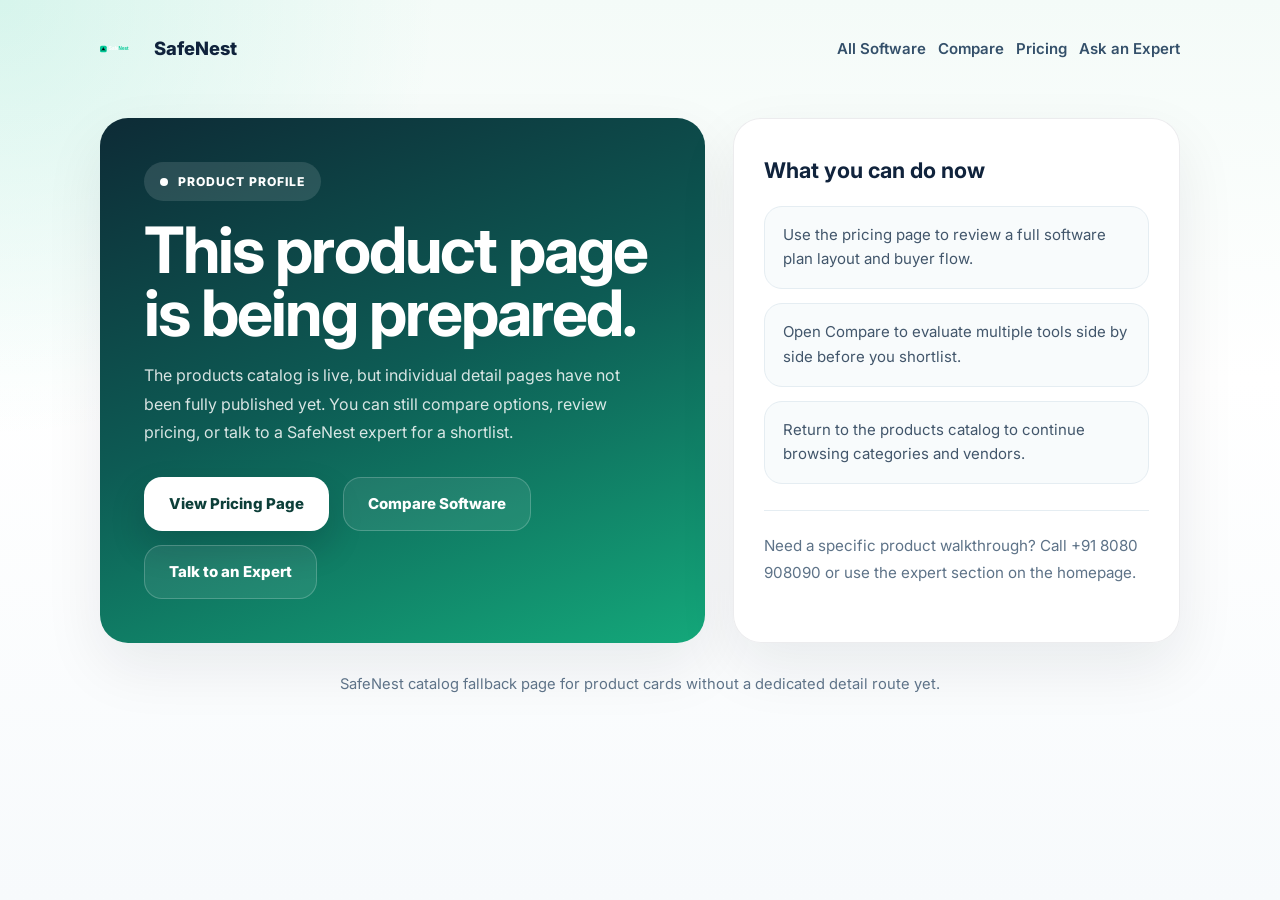
<file: product-detail.html>
<!DOCTYPE html>
<html lang="en">
<head>
  <meta charset="UTF-8" />
  <meta name="viewport" content="width=device-width, initial-scale=1.0" />
  <title>Product Details | SafeNest</title>
  <meta
    name="description"
    content="Product detail page is being prepared. Continue to pricing, compare software, or talk to a SafeNest expert."
  />
  <link rel="stylesheet" href="main.css" />
  <style>
    body {
      margin: 0;
      background:
        radial-gradient(circle at top left, rgba(0, 200, 150, 0.12), transparent 28%),
        linear-gradient(180deg, #f4fbf8 0%, #ffffff 42%, #f7fafc 100%);
      color: #10233c;
      font-family: Inter, system-ui, -apple-system, BlinkMacSystemFont, "Segoe UI", sans-serif;
    }

    .detail-shell {
      max-width: 1120px;
      margin: 0 auto;
      padding: 28px 20px 72px;
    }

    .detail-topbar {
      display: flex;
      align-items: center;
      justify-content: space-between;
      gap: 16px;
      margin-bottom: 48px;
    }

    .detail-brand {
      display: inline-flex;
      align-items: center;
      gap: 12px;
      text-decoration: none;
      color: #10233c;
      font-weight: 800;
      font-size: 1.15rem;
    }

    .detail-brand img {
      width: 42px;
      height: 42px;
    }

    .detail-links {
      display: flex;
      flex-wrap: wrap;
      gap: 12px;
    }

    .detail-links a {
      color: #34506a;
      text-decoration: none;
      font-weight: 600;
    }

    .detail-hero {
      display: grid;
      grid-template-columns: minmax(0, 1.15fr) minmax(320px, 0.85fr);
      gap: 28px;
      align-items: stretch;
    }

    .detail-copy,
    .detail-card {
      border-radius: 28px;
      box-shadow: 0 24px 60px rgba(15, 23, 42, 0.08);
    }

    .detail-copy {
      padding: 44px;
      background: linear-gradient(160deg, #0d2b36 0%, #0d5b54 48%, #14a87a 100%);
      color: #ffffff;
    }

    .detail-kicker {
      display: inline-flex;
      align-items: center;
      gap: 10px;
      padding: 10px 16px;
      border-radius: 999px;
      background: rgba(255, 255, 255, 0.12);
      letter-spacing: 0.08em;
      text-transform: uppercase;
      font-size: 0.76rem;
      font-weight: 800;
    }

    .detail-kicker::before {
      content: "";
      width: 8px;
      height: 8px;
      border-radius: 50%;
      background: currentColor;
    }

    .detail-copy h1 {
      margin: 18px 0 16px;
      font-size: clamp(2.2rem, 5vw, 4rem);
      line-height: 0.98;
      letter-spacing: -0.03em;
    }

    .detail-copy p {
      margin: 0;
      max-width: 620px;
      line-height: 1.8;
      color: rgba(255, 255, 255, 0.84);
      font-size: 1rem;
    }

    .detail-actions {
      display: flex;
      flex-wrap: wrap;
      gap: 14px;
      margin-top: 30px;
    }

    .detail-btn {
      display: inline-flex;
      align-items: center;
      justify-content: center;
      min-height: 54px;
      padding: 0 24px;
      border-radius: 18px;
      text-decoration: none;
      font-weight: 800;
      border: 1px solid transparent;
      transition: transform 0.2s ease, box-shadow 0.2s ease, background 0.2s ease;
    }

    .detail-btn:hover {
      transform: translateY(-2px);
    }

    .detail-btn--solid {
      background: #ffffff;
      color: #0d3f39;
      box-shadow: 0 16px 34px rgba(8, 15, 27, 0.18);
    }

    .detail-btn--ghost {
      background: rgba(255, 255, 255, 0.08);
      color: #ffffff;
      border-color: rgba(255, 255, 255, 0.2);
    }

    .detail-card {
      padding: 34px 30px;
      background: rgba(255, 255, 255, 0.96);
      border: 1px solid rgba(15, 23, 42, 0.08);
    }

    .detail-card h2 {
      margin: 0 0 18px;
      font-size: 1.35rem;
      color: #10233c;
    }

    .detail-list {
      margin: 0;
      padding: 0;
      list-style: none;
      display: grid;
      gap: 14px;
    }

    .detail-list li {
      padding: 16px 18px;
      border-radius: 18px;
      background: #f8fbfc;
      border: 1px solid #e5edf2;
      line-height: 1.65;
      color: #42566b;
    }

    .detail-meta {
      margin-top: 26px;
      padding-top: 22px;
      border-top: 1px solid #e5edf2;
      color: #5e7388;
      line-height: 1.75;
      font-size: 0.95rem;
    }

    .detail-footer {
      margin-top: 30px;
      color: #5e7388;
      font-size: 0.92rem;
      text-align: center;
    }

    @media (max-width: 900px) {
      .detail-hero {
        grid-template-columns: 1fr;
      }

      .detail-copy,
      .detail-card {
        padding: 28px 22px;
      }
    }

    @media (max-width: 640px) {
      .detail-topbar {
        flex-direction: column;
        align-items: flex-start;
      }

      .detail-actions,
      .detail-links {
        width: 100%;
      }

      .detail-btn {
        width: 100%;
      }
    }
  </style>
</head>
<body>
  <main class="detail-shell">
    <div class="detail-topbar">
      <a class="detail-brand" href="index.html" aria-label="SafeNest Home">
        <img src="images/Logo_nav.svg" alt="SafeNest" />
        <span>SafeNest</span>
      </a>
      <nav class="detail-links" aria-label="Quick links">
        <a href="products.html">All Software</a>
        <a href="compare.html">Compare</a>
        <a href="pricing.html">Pricing</a>
        <a href="index.html#experts">Ask an Expert</a>
      </nav>
    </div>

    <section class="detail-hero" aria-labelledby="detail-title">
      <div class="detail-copy">
        <span class="detail-kicker">Product Profile</span>
        <h1 id="detail-title">This product page is being prepared.</h1>
        <p>
          The products catalog is live, but individual detail pages have not been fully published yet. You can still
          compare options, review pricing, or talk to a SafeNest expert for a shortlist.
        </p>
        <div class="detail-actions">
          <a class="detail-btn detail-btn--solid" href="pricing.html">View Pricing Page</a>
          <a class="detail-btn detail-btn--ghost" href="compare.html">Compare Software</a>
          <a class="detail-btn detail-btn--ghost" href="index.html#experts">Talk to an Expert</a>
        </div>
      </div>

      <aside class="detail-card" aria-labelledby="next-steps-title">
        <h2 id="next-steps-title">What you can do now</h2>
        <ul class="detail-list">
          <li>Use the pricing page to review a full software plan layout and buyer flow.</li>
          <li>Open Compare to evaluate multiple tools side by side before you shortlist.</li>
          <li>Return to the products catalog to continue browsing categories and vendors.</li>
        </ul>
        <div class="detail-meta">
          Need a specific product walkthrough? Call <a href="tel:+918080908090">+91 8080 908090</a> or use the expert
          section on the homepage.
        </div>
      </aside>
    </section>

    <p class="detail-footer">SafeNest catalog fallback page for product cards without a dedicated detail route yet.</p>
  </main>
</body>
</html>
</file>
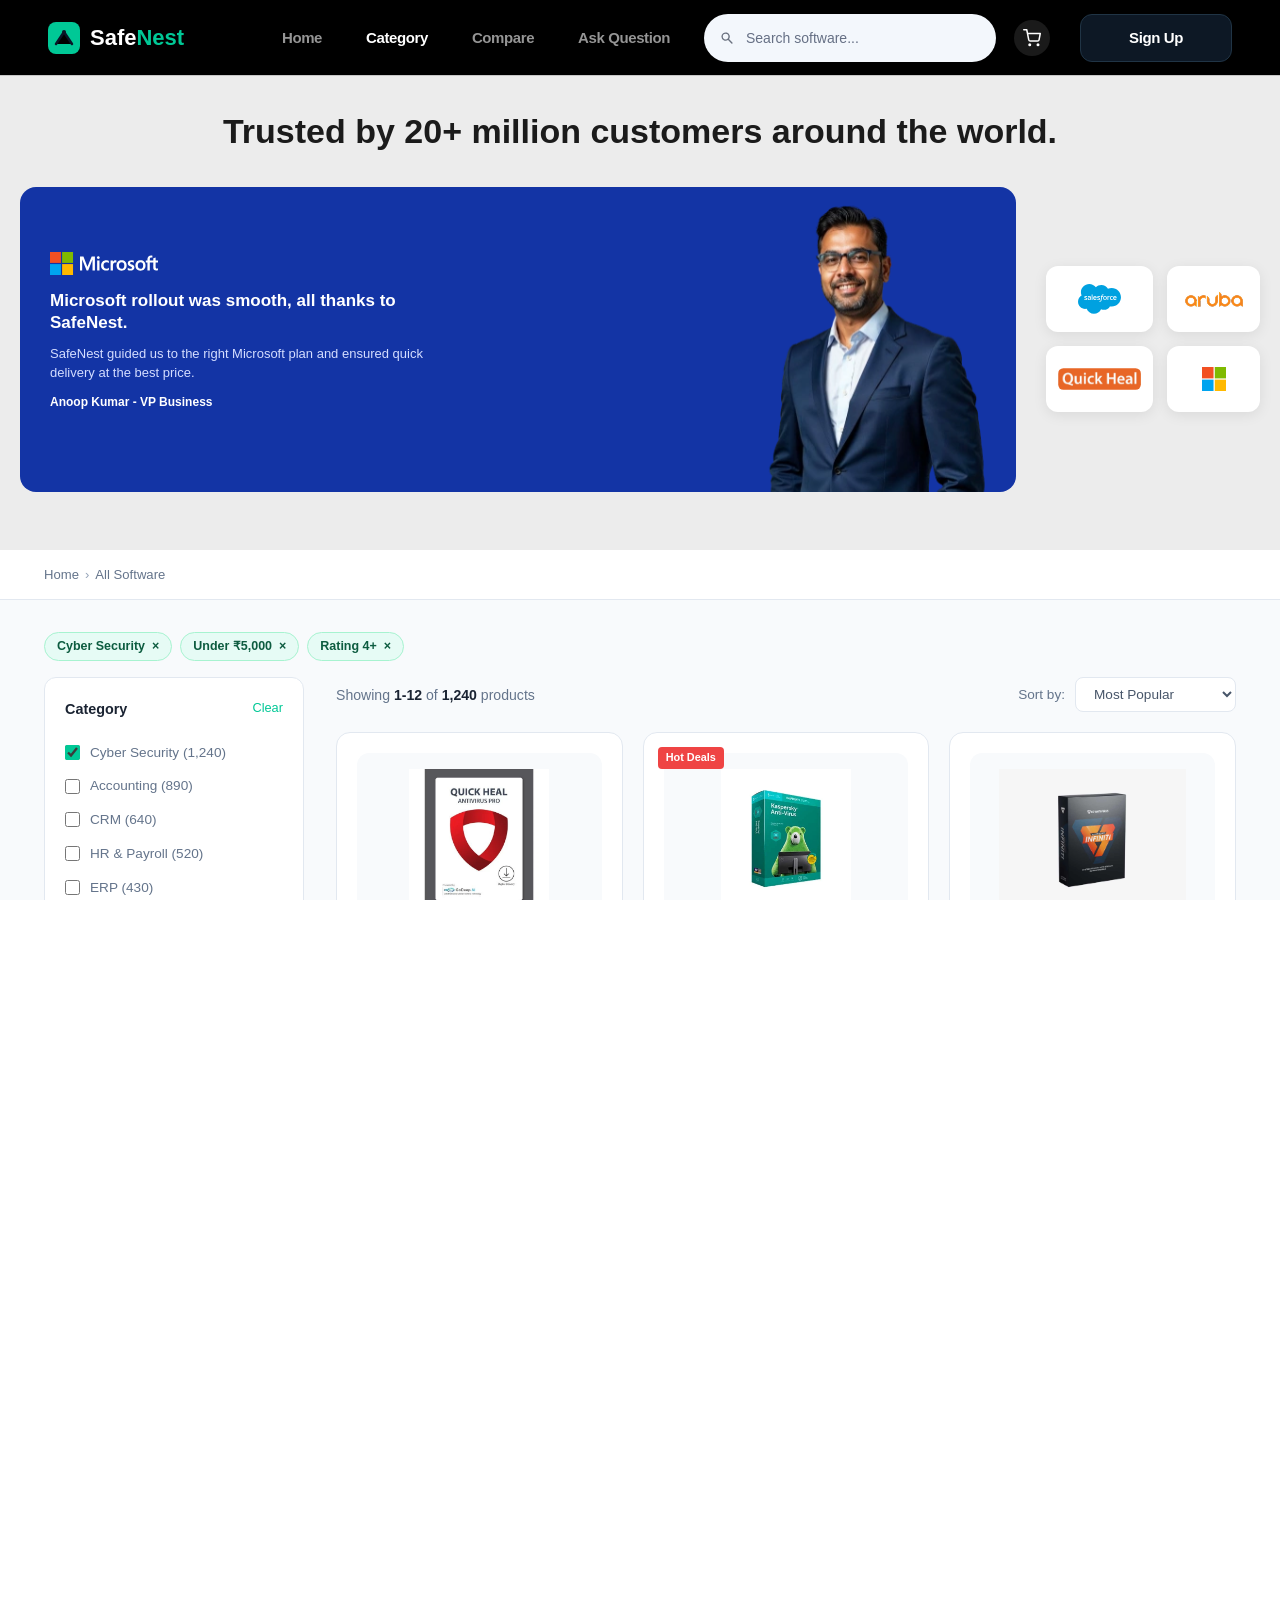
<file: products.html>
﻿<!DOCTYPE html>
<html lang="en">
<head>
  <meta charset="UTF-8"/>
  <meta name="viewport" content="width=device-width, initial-scale=1.0"/>
  <title>All Software Products – SafeNest</title>
  <meta name="description" content="Browse 20,000+ business software products. Filter by category, price, rating, and vendor."/>
  
  <link rel="stylesheet" href="main.css"/>
</head>
<body>

<!-- NAVBAR -->
<nav class="cmp-nav">
  <div class="cmp-nav-shell">
    <a class="cmp-nav-logo" href="index.html" aria-label="SafeNest Home">
      <img src="images/Logo_nav.svg" alt="SafeNest"/>
    </a>
    <div class="cmp-nav-links">
      <a href="index.html">Home</a>
      <a href="products.html" class="active">Category</a>
      <a href="compare.html">Compare</a>
      <a href="index.html#experts">Ask Question</a>
    </div>
    <div class="cmp-nav-actions">
      <div class="cmp-nav-search">
        <svg width="14" height="14" viewBox="0 0 20 20" fill="#6b7280" aria-hidden="true">
          <path fill-rule="evenodd" d="M8 4a4 4 0 100 8 4 4 0 000-8zM2 8a6 6 0 1110.89 3.476l4.817 4.817a1 1 0 01-1.414 1.414l-4.816-4.816A6 6 0 012 8z" clip-rule="evenodd"/>
        </svg>
        <input type="text" placeholder="Search software..." aria-label="Search software"/>
      </div>
      <a href="pricing.html" aria-label="Cart" style="color: #fff; width: 36px; height: 36px; border-radius: 50%; background: rgba(255,255,255,0.1); display: flex; align-items: center; justify-content: center; text-decoration: none; transition: background 0.2s; margin-right: 12px;" onmouseover="this.style.background='rgba(255,255,255,0.2)'" onmouseout="this.style.background='rgba(255,255,255,0.1)'">
        <svg width="18" height="18" viewBox="0 0 24 24" fill="none" stroke="currentColor" stroke-width="2" stroke-linecap="round" stroke-linejoin="round">
          <circle cx="9" cy="21" r="1"></circle><circle cx="20" cy="21" r="1"></circle>
          <path d="M1 1h4l2.68 13.39a2 2 0 0 0 2 1.61h9.72a2 2 0 0 0 2-1.61L23 6H6"></path>
        </svg>
      </a>
      <button class="cmp-nav-signup" type="button">Sign Up</button>
    </div>
  </div>
</nav>

<!-- TRUSTED SECTION -->
<section class="prod-trusted">
  <div class="container">
    <h1 class="prod-trusted-title">Trusted by 20+ million customers around the world.</h1>
    <div class="prod-trusted-content">
      <article class="prod-testimonial-card">
        <div class="prod-testimonial-copy">
          <img class="prod-testimonial-logo" src="images/assets/Buy_files/ts5.svg" alt="Microsoft">
          <p class="prod-testimonial-headline">Microsoft rollout was smooth, all thanks to SafeNest.</p>
          <p class="prod-testimonial-subline">SafeNest guided us to the right Microsoft plan and ensured quick delivery at the best price.</p>
          <p class="prod-testimonial-author">Anoop Kumar - VP Business</p>
        </div>
        <img class="prod-testimonial-person" src="images/assets/Buy_files/5.webp" alt="Anoop Kumar">
      </article>

      <div class="prod-brand-grid">
        <div class="prod-brand-box">
          <img src="images/assets/Buy_files/salesforce.svg" alt="Salesforce">
        </div>
        <div class="prod-brand-box">
          <img src="images/assets/Buy_files/ts6.png" alt="Aruba">
        </div>
        <div class="prod-brand-box">
          <img src="images/assets/Buy_files/ts3.svg" alt="Quick Heal">
        </div>
        <div class="prod-brand-box">
          <img src="images/assets/Buy_files/ts5.svg" alt="Microsoft">
        </div>
      </div>
    </div>
  </div>
</section>

<!-- LISTING HERO -->
<section class="listing-hero">
  <div class="container">
    <span class="section-tag">All Products</span>
    <h1>Business Software Marketplace</h1>
    <p>20,000+ software products · Compare & buy at the best price</p>
    <form class="lh-search" onsubmit="return false;">
      <svg width="17" height="17" viewBox="0 0 20 20" fill="#94A3B8"><path fill-rule="evenodd" d="M8 4a4 4 0 100 8 4 4 0 000-8zM2 8a6 6 0 1110.89 3.476l4.817 4.817a1 1 0 01-1.414 1.414l-4.816-4.816A6 6 0 012 8z" clip-rule="evenodd"/></svg>
      <input type="text" placeholder="Search CRM, ERP, Accounting…"/>
      <button class="btn btn-primary" style="border-radius:999px;padding:9px 20px;">Search</button>
    </form>
  </div>
</section>

<!-- BREADCRUMB -->
<div style="background:#fff;border-bottom:1px solid #E2E8F0;">
  <div class="container">
    <div class="breadcrumb">
      <a href="index.html">Home</a>
      <span class="breadcrumb-sep">&rsaquo;</span>
      <span>All Software</span>
    </div>
  </div>
</div>

<!-- LISTING MAIN -->
<div class="listing-main">
  <div class="container">
    <div class="active-filters">
      <span class="filter-chip">Cyber Security <span class="rm">&times;</span></span>
      <span class="filter-chip">Under &#8377;5,000 <span class="rm">&times;</span></span>
      <span class="filter-chip">Rating 4+ <span class="rm">&times;</span></span>
    </div>

    <div class="layout-sidebar">
      <aside class="sidebar">
        <div class="filter-box">
          <h4>Category <span class="filter-clear">Clear</span></h4>
          <label class="filter-option"><input type="checkbox" checked/> Cyber Security (1,240)</label>
          <label class="filter-option"><input type="checkbox"/> Accounting (890)</label>
          <label class="filter-option"><input type="checkbox"/> CRM (640)</label>
          <label class="filter-option"><input type="checkbox"/> HR &amp; Payroll (520)</label>
          <label class="filter-option"><input type="checkbox"/> ERP (430)</label>
          <label class="filter-option"><input type="checkbox"/> GST &amp; Billing (380)</label>
          <label class="filter-option"><input type="checkbox"/> Inventory (290)</label>
          <label class="filter-option"><input type="checkbox"/> Cloud Services (710)</label>
        </div>

        <div class="filter-box">
          <h4>Price Range (&#8377;/year) <span class="filter-clear">Clear</span></h4>
          <input type="range" min="0" max="50000" value="5000"/>
          <div class="range-label"><span>&#8377;0</span><span>&#8377;5,000</span></div>
          <div style="margin-top:10px;display:flex;flex-direction:column;gap:6px;">
            <label class="filter-option"><input type="checkbox" checked/> Under &#8377;1,000</label>
            <label class="filter-option"><input type="checkbox"/> &#8377;1,000-&#8377;5,000</label>
            <label class="filter-option"><input type="checkbox"/> &#8377;5,000-&#8377;20,000</label>
            <label class="filter-option"><input type="checkbox"/> &#8377;20,000+</label>
            <label class="filter-option"><input type="checkbox"/> Free / Open Source</label>
          </div>
        </div>

        <div class="filter-box">
          <h4>Rating <span class="filter-clear">Clear</span></h4>
          <label class="filter-option"><input type="checkbox" checked/> &#9733;&#9733;&#9733;&#9733;&#9733; 5 Stars</label>
          <label class="filter-option"><input type="checkbox"/> &#9733;&#9733;&#9733;&#9733; 4+ Stars</label>
          <label class="filter-option"><input type="checkbox"/> &#9733;&#9733;&#9733; 3+ Stars</label>
        </div>

        <div class="filter-box">
          <h4>Vendor <span class="filter-clear">Clear</span></h4>
          <label class="filter-option"><input type="checkbox"/> Kaspersky</label>
          <label class="filter-option"><input type="checkbox"/> Quick Heal</label>
          <label class="filter-option"><input type="checkbox"/> Bitdefender</label>
          <label class="filter-option"><input type="checkbox"/> Symantec / Norton</label>
          <label class="filter-option"><input type="checkbox"/> McAfee</label>
          <label class="filter-option"><input type="checkbox"/> ESET</label>
        </div>

        <div class="filter-box">
          <h4>Deployment</h4>
          <label class="filter-option"><input type="checkbox"/> Cloud / SaaS</label>
          <label class="filter-option"><input type="checkbox"/> On-Premise</label>
          <label class="filter-option"><input type="checkbox"/> Mobile App</label>
          <label class="filter-option"><input type="checkbox"/> Desktop</label>
        </div>
      </aside>

      <div>
        <div class="sort-bar">
          <p class="results">Showing <strong>1-12</strong> of <strong>1,240</strong> products</p>
          <div class="sort-controls" style="display:flex;align-items:center;gap:10px;">
            <label style="font-size:0.85rem;color:#64748B;">Sort by:</label>
            <select class="sort-select">
              <option>Most Popular</option>
              <option>Price: Low to High</option>
              <option>Price: High to Low</option>
              <option>Highest Rated</option>
              <option>Newest First</option>
            </select>
          </div>
        </div>

        <div class="prod-list-grid" style="display:grid;grid-template-columns:repeat(auto-fill,minmax(280px,1fr));gap:20px;">
          <div class="prod-card" style="text-align:center;">
            <div style="background:#F8FAFC;border-radius:12px;padding:16px;margin-bottom:14px;min-height:160px;display:flex;align-items:center;justify-content:center;">
              <img src="images/592_QuickHealAntiVirusPro.webp" alt="Quick Heal" style="max-height:140px;max-width:100%;object-fit:contain;"/>
            </div>
            <div class="prod-card-body">
              <h3><a href="product-detail.html">Quick Heal Antivirus Pro</a></h3>
              <div class="vendor">Quick Heal Technologies</div>
              <div class="rating"><span style="color:#F59E0B;">&#9733;&#9733;&#9733;&#9733;&#9734;</span> 4.0 (1.2k)</div>
            </div>
            <div class="prod-footer" style="margin-top:12px;">
              <div class="prod-price"><span class="curr">&#8377;299</span><span class="orig">&#8377;979</span><span class="save">Save 69%</span></div>
              <div class="prod-actions">
                <a href="product-detail.html" class="btn btn-outline btn-sm">Details</a>
                <a href="product-detail.html" class="btn btn-primary btn-sm">Buy</a>
              </div>
            </div>
          </div>

          <div class="prod-card" style="text-align:center;position:relative;">
            <span style="position:absolute;top:14px;left:14px;background:#EF4444;color:#fff;font-size:0.68rem;font-weight:700;padding:2px 8px;border-radius:4px;">Hot Deals</span>
            <div style="background:#F8FAFC;border-radius:12px;padding:16px;margin-bottom:14px;min-height:160px;display:flex;align-items:center;justify-content:center;">
              <img src="images/4352_KasperskyAnti-Virus.webp" alt="Kaspersky" style="max-height:140px;max-width:100%;object-fit:contain;"/>
            </div>
            <div class="prod-card-body">
              <h3><a href="product-detail.html">Kaspersky Antivirus</a></h3>
              <div class="vendor">Kaspersky Lab</div>
              <div class="rating"><span style="color:#F59E0B;">&#9733;&#9733;&#9733;&#9733;&#9734;</span> 4.2 (980)</div>
            </div>
            <div class="prod-footer" style="margin-top:12px;">
              <div class="prod-price"><span class="curr">&#8377;221</span><span class="orig">&#8377;480</span><span class="save">Save 54%</span></div>
              <div class="prod-actions">
                <a href="product-detail.html" class="btn btn-outline btn-sm">Details</a>
                <a href="product-detail.html" class="btn btn-primary btn-sm">Buy</a>
              </div>
            </div>
          </div>

          <div class="prod-card" style="text-align:center;">
            <div style="background:#F8FAFC;border-radius:12px;padding:16px;margin-bottom:14px;min-height:160px;display:flex;align-items:center;justify-content:center;">
              <img src="images/29674_29674_K7UltimateSecurityInfiniti.webp" alt="K7" style="max-height:140px;max-width:100%;object-fit:contain;"/>
            </div>
            <div class="prod-card-body">
              <h3><a href="product-detail.html">K7 Ultimate Security Infiniti</a></h3>
              <div class="vendor">K7 Computing</div>
              <div class="rating"><span style="color:#F59E0B;">&#9733;&#9733;&#9733;&#9733;&#9733;</span> 5.0 (340)</div>
            </div>
            <div class="prod-footer" style="margin-top:12px;">
              <div class="prod-price"><span class="curr">&#8377;2,372</span><span class="orig">&#8377;13,999</span><span class="save">Save 83%</span></div>
              <div class="prod-actions">
                <a href="product-detail.html" class="btn btn-outline btn-sm">Details</a>
                <a href="product-detail.html" class="btn btn-primary btn-sm">Buy</a>
              </div>
            </div>
          </div>

          <div class="prod-card" style="text-align:center;">
            <div style="background:#F8FAFC;border-radius:12px;padding:16px;margin-bottom:14px;min-height:160px;display:flex;align-items:center;justify-content:center;">
              <img src="images/2967_tallyprimelogo.webp" alt="Tally Prime" style="max-height:120px;max-width:100%;object-fit:contain;"/>
            </div>
            <div class="prod-card-body">
              <h3><a href="product-detail.html">Tally Prime</a></h3>
              <div class="vendor">Tally Solutions</div>
              <div class="rating"><span style="color:#F59E0B;">&#9733;&#9733;&#9733;&#9733;&#9733;</span> 4.7 (3.4k)</div>
            </div>
            <div class="prod-footer" style="margin-top:12px;">
              <div class="prod-price"><span class="curr">&#8377;18,000</span><span class="orig">&#8377;22,500</span><span class="save">Save 20%</span></div>
              <div class="prod-actions">
                <a href="product-detail.html" class="btn btn-outline btn-sm">Details</a>
                <a href="product-detail.html" class="btn btn-primary btn-sm">Buy</a>
              </div>
            </div>
          </div>

          <div class="prod-card" style="text-align:center;">
            <div style="background:#F8FAFC;border-radius:12px;padding:16px;margin-bottom:14px;min-height:160px;display:flex;align-items:center;justify-content:center;">
              <img src="images/10918_vyapar_logo.png" alt="Vyapar" style="max-height:120px;max-width:100%;object-fit:contain;"/>
            </div>
            <div class="prod-card-body">
              <h3><a href="product-detail.html">Vyapar Billing Software</a></h3>
              <div class="vendor">Vyapar Technologies</div>
              <div class="rating"><span style="color:#F59E0B;">&#9733;&#9733;&#9733;&#9733;&#9733;</span> 4.6 (4.8k)</div>
            </div>
            <div class="prod-footer" style="margin-top:12px;">
              <div class="prod-price"><span class="curr">&#8377;1,799</span><span class="orig">&#8377;2,999</span><span class="save">Save 40%</span></div>
              <div class="prod-actions">
                <a href="product-detail.html" class="btn btn-outline btn-sm">Details</a>
                <a href="product-detail.html" class="btn btn-primary btn-sm">Buy</a>
              </div>
            </div>
          </div>

          <div class="prod-card" style="text-align:center;">
            <div style="background:#F8FAFC;border-radius:12px;padding:16px;margin-bottom:14px;min-height:160px;display:flex;align-items:center;justify-content:center;">
              <img src="images/16569_16569_MyBillbook.png" alt="MyBillBook" style="max-height:120px;max-width:100%;object-fit:contain;"/>
            </div>
            <div class="prod-card-body">
              <h3><a href="product-detail.html">MyBillBook</a></h3>
              <div class="vendor">FloBiz Pvt. Ltd.</div>
              <div class="rating"><span style="color:#F59E0B;">&#9733;&#9733;&#9733;&#9733;&#9734;</span> 4.3 (2.6k)</div>
            </div>
            <div class="prod-footer" style="margin-top:12px;">
              <div class="prod-price"><span class="curr">&#8377;1,500</span><span class="orig">&#8377;2,500</span><span class="save">Save 40%</span></div>
              <div class="prod-actions">
                <a href="product-detail.html" class="btn btn-outline btn-sm">Details</a>
                <a href="product-detail.html" class="btn btn-primary btn-sm">Buy</a>
              </div>
            </div>
          </div>

          <div class="prod-card" style="text-align:center;">
            <div style="background:#F8FAFC;border-radius:12px;padding:16px;margin-bottom:14px;min-height:160px;display:flex;align-items:center;justify-content:center;">
              <img src="images/2961_alignbooks.webp" alt="AlignBooks" style="max-height:120px;max-width:100%;object-fit:contain;"/>
            </div>
            <div class="prod-card-body">
              <h3><a href="product-detail.html">AlignBooks</a></h3>
              <div class="vendor">AlignBooks Technologies</div>
              <div class="rating"><span style="color:#F59E0B;">&#9733;&#9733;&#9733;&#9733;&#9734;</span> 4.2 (820)</div>
            </div>
            <div class="prod-footer" style="margin-top:12px;">
              <div class="prod-price"><span class="curr">&#8377;2,400</span><span class="orig">&#8377;3,600</span><span class="save">Save 33%</span></div>
              <div class="prod-actions">
                <a href="product-detail.html" class="btn btn-outline btn-sm">Details</a>
                <a href="product-detail.html" class="btn btn-primary btn-sm">Buy</a>
              </div>
            </div>
          </div>

          <div class="prod-card" style="text-align:center;">
            <div style="background:#F8FAFC;border-radius:12px;padding:16px;margin-bottom:14px;min-height:160px;display:flex;align-items:center;justify-content:center;">
              <img src="images/2889_knowlarity-logo.webp" alt="Knowlarity" style="max-height:120px;max-width:100%;object-fit:contain;"/>
            </div>
            <div class="prod-card-body">
              <h3><a href="product-detail.html">Knowlarity Smart IVR</a></h3>
              <div class="vendor">Knowlarity Communications</div>
              <div class="rating"><span style="color:#F59E0B;">&#9733;&#9733;&#9733;&#9733;&#9734;</span> 4.1 (610)</div>
            </div>
            <div class="prod-footer" style="margin-top:12px;">
              <div class="prod-price"><span class="curr">&#8377;1,999</span><span class="orig">&#8377;3,500</span><span class="save">Save 43%</span></div>
              <div class="prod-actions">
                <a href="product-detail.html" class="btn btn-outline btn-sm">Details</a>
                <a href="product-detail.html" class="btn btn-primary btn-sm">Buy</a>
              </div>
            </div>
          </div>

          <div class="prod-card" style="text-align:center;">
            <div style="background:#F8FAFC;border-radius:12px;padding:16px;margin-bottom:14px;min-height:160px;display:flex;align-items:center;justify-content:center;">
              <img src="images/11217_Exotelproductlogo.webp" alt="Exotel" style="max-height:120px;max-width:100%;object-fit:contain;"/>
            </div>
            <div class="prod-card-body">
              <h3><a href="product-detail.html">Exotel Cloud Telephony</a></h3>
              <div class="vendor">Exotel Techcom Pvt. Ltd.</div>
              <div class="rating"><span style="color:#F59E0B;">&#9733;&#9733;&#9733;&#9733;&#9734;</span> 4.4 (730)</div>
            </div>
            <div class="prod-footer" style="margin-top:12px;">
              <div class="prod-price"><span class="curr">&#8377;2,999</span><span class="orig">&#8377;4,500</span><span class="save">Save 33%</span></div>
              <div class="prod-actions">
                <a href="product-detail.html" class="btn btn-outline btn-sm">Details</a>
                <a href="product-detail.html" class="btn btn-primary btn-sm">Buy</a>
              </div>
            </div>
          </div>
        </div>

        <div class="pagination">
          <div class="page-btn">&#8249;</div>
          <div class="page-btn active">1</div>
          <div class="page-btn">2</div>
          <div class="page-btn">3</div>
          <div class="page-btn">4</div>
          <div class="page-btn">5</div>
          <div class="page-btn">...</div>
          <div class="page-btn">104</div>
          <div class="page-btn">&#8250;</div>
        </div>
      </div>
    </div>
  </div>
</div>
    <!-- Solution Finder Section -->
    <section class="solution-finder">
      <div class="finder-background"></div>
      <div class="finder-content">
        <div class="finder-card">
          <h2 class="finder-title">
            Looking for Designing<br>Solutions<br>
            <span class="finder-title-highlight">that is:</span>
          </h2>
          
          <div class="finder-options">
            <div class="finder-row">
              <button class="finder-option">AI Tools</button>
              <button class="finder-option">Free</button>
            </div>
            <div class="finder-row">
              <button class="finder-option">Cloud Based</button>
              <button class="finder-option">For Windows</button>
            </div>
            <div class="finder-row">
              <button class="finder-option">iPhone</button>
              <button class="finder-option">For Android</button>
            </div>
            <div class="finder-row">
              <button class="finder-option">For Mac</button>
              <button class="finder-option">Small Business</button>
            </div>
            <button class="finder-option">For Startups</button>
          </div>
          
          <button class="finder-submit">Find My Solution</button>
        </div>
        
        <div class="categories-section">
          <h2 class="categories-title">
            Related <span class="categories-title-gradient">Categories</span>
          </h2>
          <div class="categories-line"></div>
          
          <div class="categories-chips">
            <span class="category-chip">Photo Editing Software</span>
            <span class="category-chip">ID & Photo Printing Software</span>
            <span class="category-chip">Desktop Publishing Software</span>
            <span class="category-chip">3D Design Software</span>
            <span class="category-chip">Logo Designing Softwares</span>
            <span class="category-chip">Vector Graphics Software</span>
            <span class="category-chip">Flipbook Software</span>
            <span class="category-chip">Website Design Software</span>
            <span class="category-chip">Sketching Software</span>
          </div>
        </div>
      </div>
    </section>

<!-- EXPERT GUIDANCE BANNER -->
<div class="expert-banner">
  <div class="container">
    <div class="expert-inner">
      <div>
        <h3>Need Expert Guidance? We're Here to Help!</h3>
        <p>Talk to our software experts and get personalised recommendations for your business.</p>
      </div>
      <div style="display:flex;gap:12px;flex-wrap:wrap;">
        <a href="tel:+918080908090" class="btn btn-outline-white">+91 8080 908090</a>
        <a href="index.html#experts" class="btn btn-primary">Ask an Expert</a>
      </div>
    </div>
  </div>
</div>



<!-- FOOTER -->
<footer class="footer">
    <div class="container">
      <div class="footer-grid">
        <div class="footer-brand">
          <a href="index.html" class="nav-logo" style="font-size:1.2rem;">
            <svg viewBox="0 0 32 32" fill="none">
              <rect width="32" height="32" rx="8" fill="#00C896" />
              <path d="M8 22L16 10l8 12" stroke="#0A1628" stroke-width="2.5" stroke-linecap="round"
                stroke-linejoin="round" />
              <circle cx="16" cy="10" r="2" fill="#0A1628" />
            </svg>
            Safe<span>Nest</span>
          </a>
          <p>India's most trusted software marketplace. Discover, compare, and buy the best software for your business
            needs.</p>
          <div class="app-badges">
            <a href="#" class="app-badge">📱 App Store</a>
            <a href="#" class="app-badge">▶ Google Play</a>
          </div>
          <div class="footer-socials" style="margin-top:16px;">
            <a href="#">in</a>
            <a href="#">𝕏</a>
            <a href="#">f</a>
            <a href="#">▶</a>
          </div>
        </div>

        <div class="footer-col">
          <h4>Products</h4>
          <ul>
            <li><a href="products.html">All Software</a></li>
            <li><a href="category.html">Categories</a></li>
            <li><a href="#">New Arrivals</a></li>
            <li><a href="#">Deals &amp; Offers</a></li>
            <li><a href="#">Top Rated</a></li>
            <li><a href="#">Free Software</a></li>
          </ul>
        </div>

        <div class="footer-col">
          <h4>Company</h4>
          <ul>
            <li><a href="#">About Us</a></li>
            <li><a href="#">Careers</a></li>
            <li><a href="#">Press</a></li>
            <li><a href="#">Partners</a></li>
            <li><a href="#">Blog</a></li>
            <li><a href="#">Contact</a></li>
          </ul>
        </div>

        <div class="footer-col">
          <h4>Resources</h4>
          <ul>
            <li><a href="#">Buyer's Guide</a></li>
            <li><a href="#">Software Reviews</a></li>
            <li><a href="#">Comparisons</a></li>
            <li><a href="#">Case Studies</a></li>
            <li><a href="#">Webinars</a></li>
            <li><a href="#">API Docs</a></li>
          </ul>
        </div>

        <div class="footer-col">
          <h4>Support</h4>
          <ul>
            <li><a href="#">Help Centre</a></li>
            <li><a href="#">Live Chat</a></li>
            <li><a href="#">Privacy Policy</a></li>
            <li><a href="#">Terms of Service</a></li>
            <li><a href="#">Refund Policy</a></li>
            <li><a href="#">Sitemap</a></li>
          </ul>
        </div>
      </div>

      <div class="footer-bottom">
        <p style="color:rgba(255,255,255,.4);">© 2025 SafeNest Pvt. Ltd. All rights reserved.</p>
        <p style="color:rgba(255,255,255,.4);">Made with in India</p>
      </div>
    </div>
  </footer>

<script>
(function () {
  var STYLE_ID = "page-loader-style";
  var OVERLAY_ID = "page-loader-overlay";
  var NAV_STYLE_ID = "page-loader-nav-style";
  var NAV_DELAY_MS = 720;
  var isNavigating = false;

  function ensureStyles() {
    if (document.getElementById(STYLE_ID)) {
      return;
    }

    var style = document.createElement("style");
    style.id = STYLE_ID;
    style.textContent = [
      ".page-loader-active { overflow: hidden; }",
      ".page-loader-overlay {",
      "  position: fixed;",
      "  inset: 0;",
      "  display: flex;",
      "  align-items: center;",
      "  justify-content: center;",
      "  background: rgba(4, 7, 12, 0.94);",
      "  opacity: 0;",
      "  visibility: hidden;",
      "  pointer-events: none;",
      "  transition: opacity 0.25s ease, visibility 0.25s ease;",
      "  z-index: 99999;",
      "}",
      ".page-loader-overlay.is-visible {",
      "  opacity: 1;",
      "  visibility: visible;",
      "  pointer-events: auto;",
      "}",
      ".page-loader-overlay .loader-wrapper {",
      "  position: relative;",
      "  display: flex;",
      "  align-items: center;",
      "  justify-content: center;",
      "  gap: 2px;",
      "  min-height: 120px;",
      "  margin: 0;",
      "  font-family: 'Poppins', 'Inter', sans-serif;",
      "  font-size: 1.6em;",
      "  font-weight: 600;",
      "  user-select: none;",
      "  color: #ffffff;",
      "  transform: scale(1.5);",
      "}",
      ".page-loader-overlay .loader {",
      "  position: absolute;",
      "  inset: 0;",
      "  z-index: 1;",
      "  background-color: transparent;",
      "  -webkit-mask: repeating-linear-gradient(90deg, transparent 0, transparent 6px, black 7px, black 8px);",
      "  mask: repeating-linear-gradient(90deg, transparent 0, transparent 6px, black 7px, black 8px);",
      "}",
      ".page-loader-overlay .loader::after {",
      "  content: '';",
      "  position: absolute;",
      "  inset: 0;",
      "  background-image:",
      "    radial-gradient(circle at 50% 50%, rgb(200, 255, 0) 0%, transparent 50%),",
      "    radial-gradient(circle at 45% 45%, #f00 0%, transparent 45%),",
      "    radial-gradient(circle at 55% 55%, #0ff 0%, transparent 45%),",
      "    radial-gradient(circle at 45% 55%, #0f0 0%, transparent 45%),",
      "    radial-gradient(circle at 55% 45%, #00f 0%, transparent 45%);",
      "  -webkit-mask: radial-gradient(circle at 50% 50%, transparent 0%, transparent 10%, black 25%);",
      "  mask: radial-gradient(circle at 50% 50%, transparent 0%, transparent 10%, black 25%);",
      "  animation: page-loader-transform 2s infinite alternate, page-loader-opacity 4s infinite;",
      "  animation-timing-function: cubic-bezier(0.6, 0.8, 0.5, 1);",
      "}",
      ".page-loader-overlay .loader-letter {",
      "  display: inline-block;",
      "  opacity: 0;",
      "  animation: page-loader-letter 4s infinite linear;",
      "  z-index: 2;",
      "}",
      ".page-loader-overlay .loader-letter:nth-child(1) { animation-delay: 0.10s; }",
      ".page-loader-overlay .loader-letter:nth-child(2) { animation-delay: 0.205s; }",
      ".page-loader-overlay .loader-letter:nth-child(3) { animation-delay: 0.31s; }",
      ".page-loader-overlay .loader-letter:nth-child(4) { animation-delay: 0.415s; }",
      ".page-loader-overlay .loader-letter:nth-child(5) { animation-delay: 0.521s; }",
      ".page-loader-overlay .loader-letter:nth-child(6) { animation-delay: 0.626s; }",
      ".page-loader-overlay .loader-letter:nth-child(7) { animation-delay: 0.731s; }",
      "@keyframes page-loader-transform {",
      "  0% { transform: translateX(-55%); }",
      "  100% { transform: translateX(55%); }",
      "}",
      "@keyframes page-loader-opacity {",
      "  0%, 100% { opacity: 0; }",
      "  15% { opacity: 1; }",
      "  65% { opacity: 0; }",
      "}",
      "@keyframes page-loader-letter {",
      "  0% { opacity: 0; }",
      "  5% { opacity: 1; text-shadow: 0 0 4px #000000; transform: scale(1.1) translateY(-2px); }",
      "  20% { opacity: 0.2; }",
      "  100% { opacity: 0; }",
      "}",
      "@media (max-width: 640px) {",
      "  .page-loader-overlay .loader-wrapper { transform: scale(1.05); font-size: 1.35em; }",
      "}"
    ].join("\n");

    document.head.appendChild(style);
  }

  function ensureOverlay() {
    var overlay = document.getElementById(OVERLAY_ID);
    if (overlay) {
      return overlay;
    }

    overlay = document.createElement("div");
    overlay.id = OVERLAY_ID;
    overlay.className = "page-loader-overlay";
    overlay.setAttribute("aria-hidden", "true");
    overlay.innerHTML = [
      '<div class="loader-wrapper">',
      '  <span class="loader-letter">L</span>',
      '  <span class="loader-letter">O</span>',
      '  <span class="loader-letter">A</span>',
      '  <span class="loader-letter">D</span>',
      '  <span class="loader-letter">I</span>',
      '  <span class="loader-letter">N</span>',
      '  <span class="loader-letter">G</span>',
      '  <div class="loader"></div>',
      '</div>'
    ].join("\n");

    document.body.appendChild(overlay);
    return overlay;
  }

  function ensureNavStyles() {
    if (document.getElementById(NAV_STYLE_ID)) {
      return;
    }

    var style = document.createElement("style");
    style.id = NAV_STYLE_ID;
    style.textContent = [
      ".cmp-mobile-menu-open { overflow: hidden; }",
      ".cmp-nav-toggle {",
      "  display: none;",
      "  width: 46px;",
      "  height: 46px;",
      "  align-items: center;",
      "  justify-content: center;",
      "  flex-direction: column;",
      "  gap: 5px;",
      "  border: 1px solid rgba(255,255,255,0.14);",
      "  border-radius: 14px;",
      "  background: #0d1825;",
      "  color: #ffffff;",
      "  box-shadow: 0 10px 24px rgba(0,0,0,0.18);",
      "  transition: background-color 0.2s ease, border-color 0.2s ease, box-shadow 0.2s ease;",
      "  flex: 0 0 auto;",
      "}",
      ".cmp-nav-toggle[aria-expanded='true'] {",
      "  background: #000000;",
      "  border-color: rgba(255,255,255,0.24);",
      "  box-shadow: 0 12px 28px rgba(0,0,0,0.28);",
      "}",
      ".cmp-nav-toggle span {",
      "  display: block;",
      "  width: 18px;",
      "  height: 2px;",
      "  background: currentColor;",
      "  border-radius: 999px;",
      "  transition: transform 0.2s ease, opacity 0.2s ease;",
      "}",
      ".cmp-nav-toggle[aria-expanded='true'] span:nth-child(1) {",
      "  transform: translateY(7px) rotate(45deg);",
      "}",
      ".cmp-nav-toggle[aria-expanded='true'] span:nth-child(2) {",
      "  opacity: 0;",
      "}",
      ".cmp-nav-toggle[aria-expanded='true'] span:nth-child(3) {",
      "  transform: translateY(-7px) rotate(-45deg);",
      "}",
      "@media (max-width: 900px) {",
      "  .cmp-nav {",
      "    padding: 14px 16px !important;",
      "    min-height: auto !important;",
      "    align-items: center !important;",
      "    gap: 12px !important;",
      "  }",
      "  .cmp-nav-shell {",
      "    width: 100% !important;",
      "    min-height: auto !important;",
      "    padding: 0 !important;",
      "  }",
      "  .cmp-nav,",
      "  .cmp-nav-shell {",
      "    display: flex !important;",
      "    flex-wrap: wrap !important;",
      "    align-items: center !important;",
      "    justify-content: space-between !important;",
      "    row-gap: 12px !important;",
      "  }",
      "  .cmp-nav-logo {",
      "    margin-right: auto !important;",
      "  }",
      "  .cmp-nav-toggle {",
      "    display: inline-flex !important;",
      "  }",
      "  .cmp-nav .cmp-nav-links,",
      "  .cmp-nav .cmp-nav-actions {",
      "    display: none !important;",
      "    width: 100% !important;",
      "    flex: 0 0 100% !important;",
      "    margin-left: 0 !important;",
      "  }",
      "  .cmp-nav.cmp-nav-open,",
      "  .cmp-nav.cmp-nav-open .cmp-nav-shell {",
      "    background: #000000 !important;",
      "  }",
      "  .cmp-nav.cmp-nav-open {",
      "    box-shadow: 0 18px 42px rgba(0,0,0,0.32) !important;",
      "  }",
      "  .cmp-nav.cmp-nav-open .cmp-nav-shell {",
      "    align-items: stretch !important;",
      "    row-gap: 10px !important;",
      "  }",
      "  .cmp-nav.cmp-nav-open .cmp-nav-links {",
      "    display: flex !important;",
      "    flex-direction: column !important;",
      "    align-items: stretch !important;",
      "    gap: 8px !important;",
      "    padding-top: 12px !important;",
      "    background: #000000 !important;",
      "    border-top: 1px solid rgba(255,255,255,0.08) !important;",
      "  }",
      "  .cmp-nav.cmp-nav-open .cmp-nav-links a {",
      "    display: block !important;",
      "    width: 100% !important;",
      "    padding: 12px 14px !important;",
      "    border-radius: 12px !important;",
      "    color: #ffffff !important;",
      "    background: rgba(255,255,255,0.06) !important;",
      "  }",
      "  .cmp-nav.cmp-nav-open .cmp-nav-actions {",
      "    display: flex !important;",
      "    flex-direction: column !important;",
      "    align-items: stretch !important;",
      "    gap: 12px !important;",
      "    padding-top: 12px !important;",
      "    padding-bottom: 4px !important;",
      "    background: #000000 !important;",
      "    border-top: 1px solid rgba(255,255,255,0.08) !important;",
      "  }",
      "  .cmp-nav.cmp-nav-open .cmp-nav-search {",
      "    display: flex !important;",
      "    width: 100% !important;",
      "    max-width: none !important;",
      "    min-width: 0 !important;",
      "    height: 48px !important;",
      "    background: #111827 !important;",
      "    border: 1px solid rgba(255,255,255,0.08) !important;",
      "    box-shadow: none !important;",
      "  }",
      "  .cmp-nav.cmp-nav-open .cmp-nav-search input {",
      "    color: #ffffff !important;",
      "  }",
      "  .cmp-nav.cmp-nav-open .cmp-nav-search input::placeholder {",
      "    color: #94a3b8 !important;",
      "  }",
      "  .cmp-nav.cmp-nav-open .cmp-nav-actions > a {",
      "    margin-right: 0 !important;",
      "    align-self: flex-start !important;",
      "  }",
      "  .cmp-nav.cmp-nav-open .cmp-nav-signup {",
      "    width: 100% !important;",
      "    min-width: 0 !important;",
      "  }",
      "}",
      "@media (max-width: 560px) {",
      "  .cmp-nav {",
      "    padding: 12px 14px !important;",
      "  }",
      "  .cmp-nav-logo img {",
      "    height: 34px !important;",
      "  }",
      "}"
    ].join("\n");

    document.head.appendChild(style);
  }

  function setNavOpenState(nav, toggle, isOpen) {
    nav.classList.toggle("cmp-nav-open", isOpen);
    toggle.setAttribute("aria-expanded", isOpen ? "true" : "false");
    toggle.setAttribute("aria-label", isOpen ? "Close navigation menu" : "Open navigation menu");
    document.body.classList.toggle(
      "cmp-mobile-menu-open",
      document.querySelector(".cmp-nav.cmp-nav-open") !== null
    );
  }

  function setupMobileNav() {
    ensureNavStyles();

    Array.prototype.forEach.call(document.querySelectorAll(".cmp-nav"), function (nav, index) {
      if (nav.dataset.mobileNavReady === "true") {
        return;
      }

      var navShell = nav.querySelector(".cmp-nav-shell");
      var toggleHost = navShell || nav;
      var links = toggleHost.querySelector(".cmp-nav-links");
      var actions = toggleHost.querySelector(".cmp-nav-actions");

      if (!links || !actions) {
        return;
      }

      var toggle = document.createElement("button");
      toggle.type = "button";
      toggle.className = "cmp-nav-toggle";
      toggle.setAttribute("aria-expanded", "false");
      toggle.setAttribute("aria-label", "Open navigation menu");
      toggle.setAttribute("aria-controls", "cmp-mobile-nav-" + index);
      toggle.innerHTML = "<span></span><span></span><span></span>";

      links.id = "cmp-mobile-nav-" + index;
      toggleHost.insertBefore(toggle, links);

      toggle.addEventListener("click", function () {
        setNavOpenState(nav, toggle, !nav.classList.contains("cmp-nav-open"));
      });

      links.addEventListener("click", function (event) {
        if (event.target.closest("a[href]")) {
          setNavOpenState(nav, toggle, false);
        }
      });

      actions.addEventListener("click", function (event) {
        if (event.target.closest("a[href]")) {
          setNavOpenState(nav, toggle, false);
        }
      });

      document.addEventListener("click", function (event) {
        if (!nav.contains(event.target)) {
          setNavOpenState(nav, toggle, false);
        }
      });

      document.addEventListener("keydown", function (event) {
        if (event.key === "Escape") {
          setNavOpenState(nav, toggle, false);
        }
      });

      window.addEventListener("resize", function () {
        if (window.innerWidth > 900) {
          setNavOpenState(nav, toggle, false);
        }
      });

      nav.dataset.mobileNavReady = "true";
    });
  }

  function ensureLoader() {
    ensureStyles();
    return ensureOverlay();
  }

  function resetLoader() {
    var overlay = document.getElementById(OVERLAY_ID);
    isNavigating = false;
    document.body.classList.remove("page-loader-active");

    if (overlay) {
      overlay.classList.remove("is-visible");
    }
  }

  function showLoader(nextHref) {
    var overlay = ensureLoader();

    if (isNavigating) {
      return;
    }

    isNavigating = true;
    document.body.classList.add("page-loader-active");
    overlay.classList.add("is-visible");

    if (nextHref) {
      window.setTimeout(function () {
        window.location.href = nextHref;
      }, NAV_DELAY_MS);
    }
  }

  function isModifiedClick(event) {
    return event.metaKey || event.ctrlKey || event.shiftKey || event.altKey || event.button !== 0;
  }

  function isSameDocument(url) {
    return url.pathname === window.location.pathname && url.search === window.location.search;
  }

  function resolveInternalHref(rawHref) {
    if (!rawHref) {
      return null;
    }

    var trimmedHref = rawHref.trim();
    if (!trimmedHref || trimmedHref === "#" || trimmedHref.indexOf("javascript:") === 0) {
      return null;
    }

    if (trimmedHref.indexOf("mailto:") === 0 || trimmedHref.indexOf("tel:") === 0) {
      return null;
    }

    var url = new URL(trimmedHref, window.location.href);
    if (url.origin !== window.location.origin) {
      return null;
    }

    return url;
  }

  function handleInlineLocationClick(event) {
    var trigger = event.target.closest("[onclick*='location.href'], [onclick*='window.location.href']");
    if (!trigger || trigger.closest("a[href]")) {
      return false;
    }

    var onclickValue = trigger.getAttribute("onclick");
    var match = onclickValue && onclickValue.match(/(?:window\.)?location\.href\s*=\s*['"]([^'"]+)['"]/);
    if (!match) {
      return false;
    }

    var url = resolveInternalHref(match[1]);
    if (!url || isSameDocument(url)) {
      return false;
    }

    event.preventDefault();
    event.stopPropagation();
    if (typeof event.stopImmediatePropagation === "function") {
      event.stopImmediatePropagation();
    }

    showLoader(url.href);
    return true;
  }

  function handleAnchorClick(event) {
    var anchor = event.target.closest("a[href]");
    if (!anchor) {
      return;
    }

    if (anchor.target && anchor.target !== "_self") {
      return;
    }

    if (anchor.hasAttribute("download") || anchor.dataset.noLoader !== undefined) {
      return;
    }

    if (isModifiedClick(event)) {
      return;
    }

    var url = resolveInternalHref(anchor.getAttribute("href"));
    if (!url || isSameDocument(url)) {
      return;
    }

    event.preventDefault();
    showLoader(url.href);
  }

  function bindEvents() {
    document.addEventListener(
      "click",
      function (event) {
        if (handleInlineLocationClick(event)) {
          return;
        }

        handleAnchorClick(event);
      },
      true
    );

    window.addEventListener("pageshow", resetLoader);
    window.addEventListener("load", resetLoader);
  }

  function init() {
    ensureLoader();
    setupMobileNav();
    resetLoader();
    bindEvents();
    window.showPageLoader = showLoader;
  }

  if (document.readyState === "loading") {
    document.addEventListener("DOMContentLoaded", init);
  } else {
    init();
  }
})();

</script>
</body>
</html>
</file>
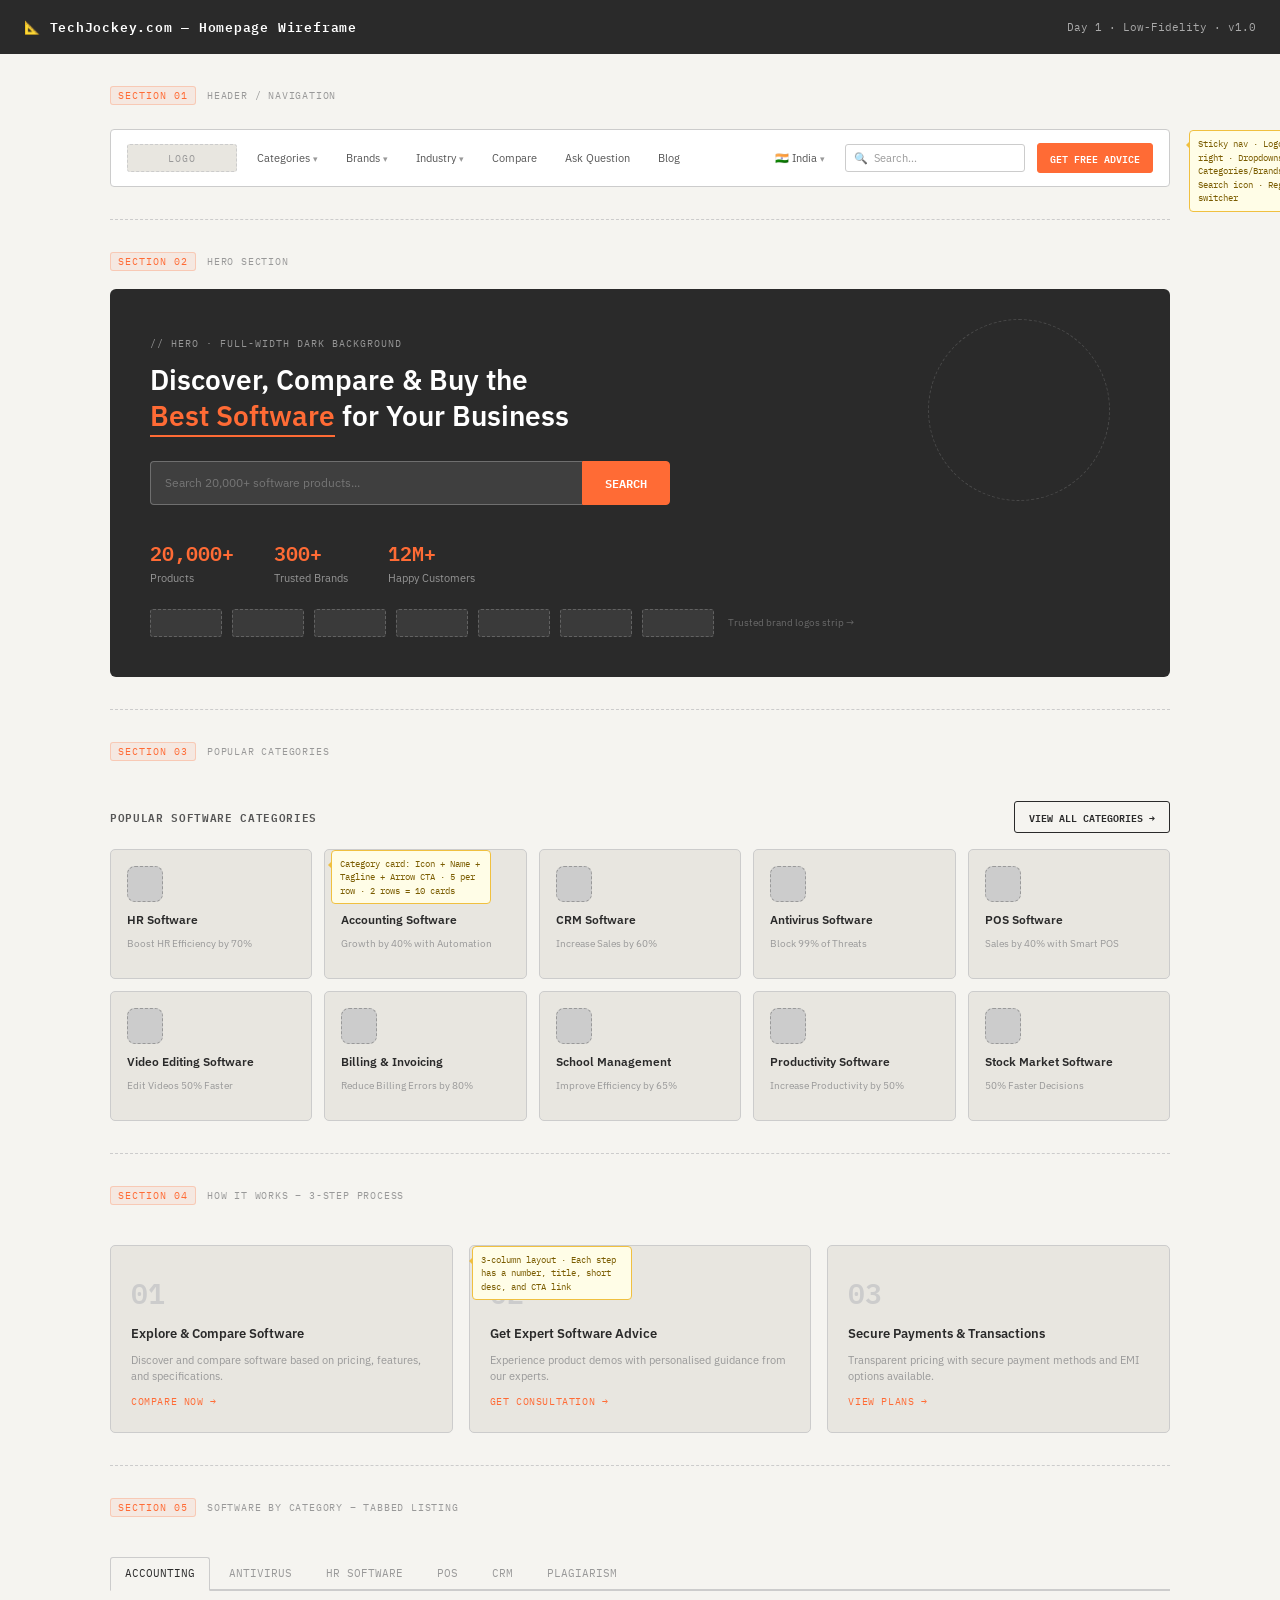
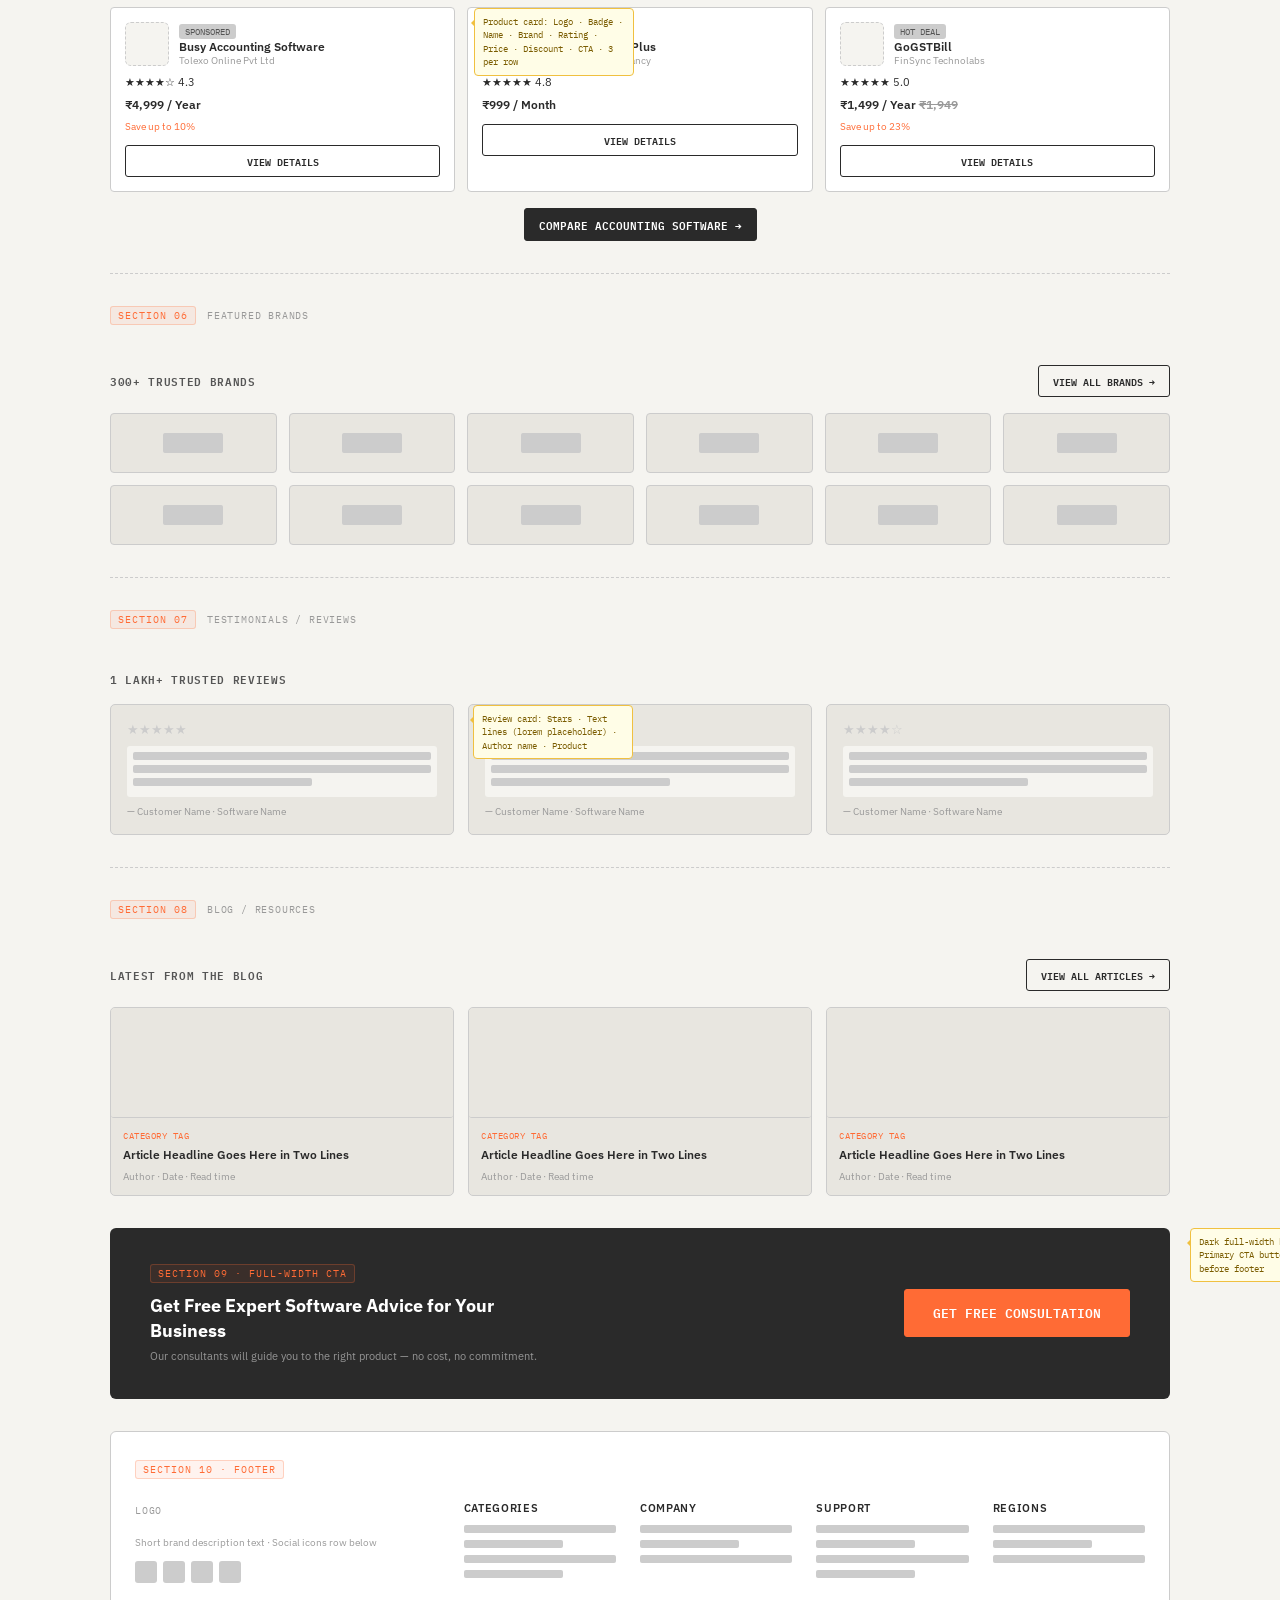
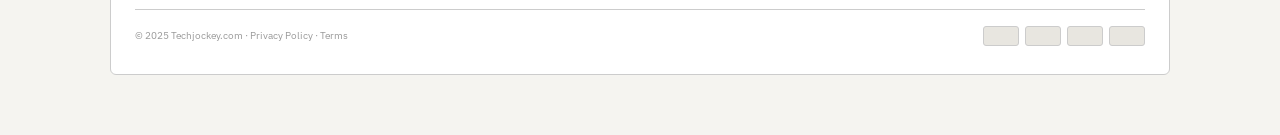
<file: images/techjockey_wireframe.html>
<!DOCTYPE html>
<html lang="en">
<head>
<meta charset="UTF-8">
<meta name="viewport" content="width=device-width, initial-scale=1.0">
<title>TechJockey – Homepage Wireframe (Day 1)</title>
<style>
  @import url('https://fonts.googleapis.com/css2?family=IBM+Plex+Mono:wght@400;600&family=IBM+Plex+Sans:wght@400;500;600&display=swap');

  :root {
    --bg: #f5f4f0;
    --wire: #2a2a2a;
    --muted: #999;
    --accent: #ff6b35;
    --box: #e8e6e0;
    --border: #ccc;
    --label: #555;
    --white: #fff;
    --section-gap: 32px;
  }

  * { box-sizing: border-box; margin: 0; padding: 0; }

  body {
    font-family: 'IBM Plex Sans', sans-serif;
    background: var(--bg);
    color: var(--wire);
    font-size: 13px;
  }

  /* ── Wireframe utility ── */
  .wf-box {
    background: var(--box);
    border: 1.5px solid var(--border);
    border-radius: 4px;
  }
  .wf-box-white {
    background: var(--white);
    border: 1.5px solid var(--border);
    border-radius: 4px;
  }
  .wf-label {
    font-family: 'IBM Plex Mono', monospace;
    font-size: 10px;
    color: var(--muted);
    text-transform: uppercase;
    letter-spacing: .08em;
  }
  .wf-title {
    font-family: 'IBM Plex Mono', monospace;
    font-size: 11px;
    font-weight: 600;
    color: var(--label);
    text-transform: uppercase;
    letter-spacing: .06em;
  }
  .wf-placeholder {
    background: repeating-linear-gradient(
      45deg,
      transparent,
      transparent 4px,
      rgba(0,0,0,.06) 4px,
      rgba(0,0,0,.06) 5px
    );
    border-radius: 3px;
  }
  .wf-img { width: 100%; background: var(--box); border-radius: 3px; }
  .wf-btn {
    display: inline-block;
    padding: 6px 14px;
    border: 1.5px solid var(--wire);
    border-radius: 3px;
    font-size: 11px;
    font-family: 'IBM Plex Mono', monospace;
    font-weight: 600;
    text-transform: uppercase;
  }
  .wf-btn-fill {
    background: var(--wire);
    color: var(--white);
  }
  .wf-btn-accent {
    background: var(--accent);
    color: var(--white);
    border-color: var(--accent);
  }
  .wf-divider {
    border: none;
    border-top: 1px dashed var(--border);
    margin: var(--section-gap) 0;
  }
  .section-tag {
    font-family: 'IBM Plex Mono', monospace;
    font-size: 10px;
    color: var(--accent);
    background: rgba(255,107,53,.08);
    border: 1px solid rgba(255,107,53,.25);
    border-radius: 3px;
    padding: 2px 7px;
    display: inline-block;
    margin-bottom: 8px;
    letter-spacing: .1em;
    text-transform: uppercase;
  }

  /* ── Layout ── */
  .page-wrap {
    max-width: 1100px;
    margin: 0 auto;
    padding: 0 20px 60px;
  }
  .doc-header {
    background: var(--wire);
    color: var(--white);
    padding: 16px 24px;
    display: flex;
    justify-content: space-between;
    align-items: center;
    position: sticky;
    top: 0;
    z-index: 100;
  }
  .doc-header h1 {
    font-family: 'IBM Plex Mono', monospace;
    font-size: 13px;
    font-weight: 600;
    letter-spacing: .06em;
  }
  .doc-header span {
    font-family: 'IBM Plex Mono', monospace;
    font-size: 11px;
    color: #aaa;
  }

  /* ── 1. NAVBAR ── */
  .navbar {
    height: 58px;
    background: var(--white);
    border: 1.5px solid var(--border);
    border-radius: 4px;
    display: flex;
    align-items: center;
    padding: 0 16px;
    gap: 12px;
    margin-top: 24px;
  }
  .navbar .logo-block {
    width: 110px;
    height: 28px;
    border-radius: 3px;
    background: var(--box);
    border: 1.5px dashed var(--border);
    display: flex;
    align-items: center;
    justify-content: center;
  }
  .navbar .nav-item {
    font-size: 11px;
    color: var(--label);
    padding: 4px 8px;
    border-radius: 3px;
    cursor: default;
    white-space: nowrap;
  }
  .navbar .spacer { flex: 1; }
  .navbar .search-box {
    width: 180px;
    height: 28px;
    border: 1.5px solid var(--border);
    border-radius: 3px;
    display: flex;
    align-items: center;
    padding: 0 8px;
    gap: 6px;
    font-size: 11px;
    color: var(--muted);
  }
  .dropdown-arrow { font-size: 9px; color: var(--muted); }

  /* ── 2. HERO ── */
  .hero {
    background: var(--wire);
    border-radius: 6px;
    padding: 48px 40px 40px;
    margin-top: 28px;
    color: var(--white);
    position: relative;
    overflow: hidden;
  }
  .hero::after {
    content: '';
    position: absolute;
    right: 60px; top: 30px;
    width: 180px; height: 180px;
    border-radius: 50%;
    border: 1.5px dashed rgba(255,255,255,.15);
  }
  .hero-tag { font-family: 'IBM Plex Mono',monospace; font-size:10px; color:rgba(255,255,255,.5); letter-spacing:.1em; text-transform:uppercase; margin-bottom:12px; }
  .hero-h1 {
    font-size: 28px;
    font-weight: 600;
    line-height: 1.3;
    max-width: 540px;
    color: var(--white);
    margin-bottom: 24px;
  }
  .hero-h1 .highlight {
    display: inline-block;
    border-bottom: 2px solid var(--accent);
    color: var(--accent);
  }
  .hero-search {
    display: flex;
    gap: 0;
    max-width: 520px;
    margin-bottom: 32px;
  }
  .hero-search input {
    flex: 1;
    height: 44px;
    background: rgba(255,255,255,.1);
    border: 1.5px solid rgba(255,255,255,.25);
    border-right: none;
    border-radius: 4px 0 0 4px;
    padding: 0 14px;
    color: rgba(255,255,255,.5);
    font-family: 'IBM Plex Sans', sans-serif;
    font-size: 12px;
    outline: none;
  }
  .hero-search button {
    height: 44px;
    padding: 0 22px;
    background: var(--accent);
    border: 1.5px solid var(--accent);
    border-radius: 0 4px 4px 0;
    color: var(--white);
    font-family: 'IBM Plex Mono', monospace;
    font-size: 12px;
    font-weight: 600;
    cursor: default;
    text-transform: uppercase;
  }
  .hero-stats {
    display: flex;
    gap: 40px;
  }
  .hero-stat .num {
    font-family: 'IBM Plex Mono', monospace;
    font-size: 20px;
    font-weight: 600;
    color: var(--accent);
  }
  .hero-stat .desc {
    font-size: 11px;
    color: rgba(255,255,255,.5);
    margin-top: 2px;
  }
  .brand-strip {
    margin-top: 24px;
    display: flex;
    gap: 10px;
    flex-wrap: wrap;
  }
  .brand-logo-wf {
    width: 72px; height: 28px;
    background: rgba(255,255,255,.08);
    border: 1px dashed rgba(255,255,255,.2);
    border-radius: 3px;
  }

  /* ── 3. CATEGORIES ── */
  .section { margin-top: var(--section-gap); }
  .section-header {
    display: flex;
    justify-content: space-between;
    align-items: center;
    margin-bottom: 16px;
  }
  .section-header h2 {
    font-size: 16px;
    font-weight: 600;
  }
  .cat-grid {
    display: grid;
    grid-template-columns: repeat(5, 1fr);
    gap: 12px;
  }
  .cat-card {
    padding: 16px;
    border-radius: 5px;
    display: flex;
    flex-direction: column;
    gap: 10px;
    min-height: 130px;
  }
  .cat-icon {
    width: 36px; height: 36px;
    border-radius: 8px;
    background: var(--border);
    border: 1.5px dashed var(--muted);
  }
  .cat-name { font-size: 12px; font-weight: 600; }
  .cat-desc { font-size: 10px; color: var(--muted); line-height: 1.4; }

  /* ── 4. HOW IT WORKS ── */
  .steps-grid {
    display: grid;
    grid-template-columns: repeat(3, 1fr);
    gap: 16px;
  }
  .step-card {
    padding: 24px 20px;
    border-radius: 5px;
    display: flex;
    flex-direction: column;
    gap: 10px;
  }
  .step-num {
    font-family: 'IBM Plex Mono', monospace;
    font-size: 28px;
    font-weight: 600;
    color: var(--border);
  }
  .step-title { font-size: 13px; font-weight: 600; }
  .step-desc { font-size: 11px; color: var(--muted); line-height: 1.5; }
  .step-cta {
    margin-top: auto;
    font-family: 'IBM Plex Mono', monospace;
    font-size: 10px;
    color: var(--accent);
    text-transform: uppercase;
    letter-spacing: .06em;
  }

  /* ── 5. SOFTWARE BY CATEGORY ── */
  .tabs {
    display: flex;
    gap: 4px;
    margin-bottom: 16px;
    border-bottom: 2px solid var(--border);
    padding-bottom: 0;
  }
  .tab {
    padding: 8px 14px;
    font-size: 11px;
    font-family: 'IBM Plex Mono', monospace;
    text-transform: uppercase;
    color: var(--muted);
    cursor: default;
    border-radius: 3px 3px 0 0;
    border: 1.5px solid transparent;
  }
  .tab.active {
    color: var(--wire);
    border-color: var(--border);
    border-bottom-color: var(--bg);
    background: var(--bg);
    margin-bottom: -2px;
  }
  .product-grid {
    display: grid;
    grid-template-columns: repeat(3, 1fr);
    gap: 12px;
  }
  .product-card {
    padding: 14px;
    border-radius: 4px;
    display: flex;
    flex-direction: column;
    gap: 8px;
  }
  .product-img {
    width: 44px; height: 44px;
    border-radius: 6px;
    border: 1.5px dashed var(--border);
    background: var(--bg);
  }
  .product-badge {
    display: inline-block;
    font-size: 9px;
    font-family: 'IBM Plex Mono', monospace;
    padding: 2px 6px;
    border-radius: 3px;
    background: var(--border);
    color: var(--label);
    text-transform: uppercase;
    align-self: flex-start;
  }
  .product-name { font-size: 12px; font-weight: 600; }
  .product-brand { font-size: 10px; color: var(--muted); }
  .product-rating { font-size: 11px; color: var(--wire); }
  .product-price { font-size: 12px; font-weight: 600; color: var(--wire); }
  .product-save { font-size: 10px; color: var(--accent); }

  /* ── 6. BRANDS ── */
  .brands-grid {
    display: grid;
    grid-template-columns: repeat(6, 1fr);
    gap: 12px;
  }
  .brand-card {
    height: 60px;
    border-radius: 4px;
    display: flex;
    align-items: center;
    justify-content: center;
  }
  .brand-inner {
    width: 60px; height: 20px;
    background: var(--border);
    border-radius: 2px;
  }

  /* ── 7. TESTIMONIALS ── */
  .reviews-grid {
    display: grid;
    grid-template-columns: repeat(3, 1fr);
    gap: 14px;
  }
  .review-card {
    padding: 16px;
    border-radius: 5px;
    display: flex;
    flex-direction: column;
    gap: 8px;
    min-height: 120px;
  }
  .review-stars { font-size: 13px; color: var(--border); }
  .review-text {
    flex: 1;
    background: var(--bg);
    border-radius: 3px;
    padding: 6px;
  }
  .review-text .line {
    height: 8px;
    background: var(--border);
    border-radius: 2px;
    margin-bottom: 5px;
  }
  .review-text .line.short { width: 60%; }
  .review-author { font-size: 10px; color: var(--muted); }

  /* ── 8. BLOG ── */
  .blog-grid {
    display: grid;
    grid-template-columns: repeat(3, 1fr);
    gap: 14px;
  }
  .blog-card {
    border-radius: 5px;
    overflow: hidden;
    display: flex;
    flex-direction: column;
  }
  .blog-img {
    height: 110px;
    background: var(--box);
    border-bottom: 1.5px solid var(--border);
  }
  .blog-content { padding: 12px; display: flex; flex-direction: column; gap: 6px; }
  .blog-tag {
    font-family: 'IBM Plex Mono', monospace;
    font-size: 9px;
    color: var(--accent);
    text-transform: uppercase;
    letter-spacing: .06em;
  }
  .blog-headline { font-size: 12px; font-weight: 600; line-height: 1.4; }
  .blog-meta { font-size: 10px; color: var(--muted); }

  /* ── 9. CTA BANNER ── */
  .cta-banner {
    background: var(--wire);
    border-radius: 6px;
    padding: 36px 40px;
    display: flex;
    justify-content: space-between;
    align-items: center;
    gap: 20px;
    margin-top: var(--section-gap);
  }
  .cta-banner h3 { color: var(--white); font-size: 18px; max-width: 380px; line-height: 1.4; }
  .cta-banner p { color: rgba(255,255,255,.5); font-size: 11px; margin-top: 6px; }

  /* ── 10. FOOTER ── */
  .footer {
    background: var(--white);
    border: 1.5px solid var(--border);
    border-radius: 6px;
    margin-top: var(--section-gap);
    padding: 28px 24px;
  }
  .footer-grid {
    display: grid;
    grid-template-columns: 2fr 1fr 1fr 1fr 1fr;
    gap: 24px;
    margin-bottom: 24px;
  }
  .footer-col h4 { font-size: 11px; font-weight: 600; text-transform: uppercase; letter-spacing: .06em; margin-bottom: 10px; }
  .footer-link { height: 8px; background: var(--border); border-radius: 2px; margin-bottom: 7px; }
  .footer-link.short { width: 65%; }
  .footer-bottom {
    border-top: 1px solid var(--border);
    padding-top: 16px;
    display: flex;
    justify-content: space-between;
    align-items: center;
  }
  .footer-bottom span { font-size: 10px; color: var(--muted); }
  .payment-badges { display: flex; gap: 6px; }
  .payment-badge { width: 36px; height: 20px; background: var(--box); border-radius: 3px; border: 1px solid var(--border); }

  /* ── Annotation layer ── */
  .annot {
    position: relative;
  }
  .annot-note {
    position: absolute;
    right: -180px;
    top: 0;
    width: 160px;
    background: #fffde7;
    border: 1px solid #f0c040;
    border-radius: 4px;
    padding: 6px 8px;
    font-family: 'IBM Plex Mono', monospace;
    font-size: 9px;
    color: #7a5c00;
    line-height: 1.5;
    z-index: 10;
  }
  .annot-note::before {
    content: '';
    position: absolute;
    left: -8px; top: 10px;
    border: 4px solid transparent;
    border-right-color: #f0c040;
  }
</style>
</head>
<body>

<div class="doc-header">
  <h1>📐 TechJockey.com — Homepage Wireframe</h1>
  <span>Day 1 · Low-Fidelity · v1.0</span>
</div>

<div class="page-wrap" style="position:relative;">

  <!-- SECTION LABEL -->
  <div style="margin-top:32px; margin-bottom:-8px;">
    <span class="section-tag">Section 01</span>
    <span class="wf-label" style="margin-left:8px;">Header / Navigation</span>
  </div>

  <!-- NAVBAR -->
  <div class="navbar annot">
    <div class="logo-block">
      <span class="wf-label">Logo</span>
    </div>
    <div class="nav-item">Categories <span class="dropdown-arrow">▾</span></div>
    <div class="nav-item">Brands <span class="dropdown-arrow">▾</span></div>
    <div class="nav-item">Industry <span class="dropdown-arrow">▾</span></div>
    <div class="nav-item">Compare</div>
    <div class="nav-item">Ask Question</div>
    <div class="nav-item">Blog</div>
    <div class="spacer"></div>
    <div class="nav-item">🇮🇳 India <span class="dropdown-arrow">▾</span></div>
    <div class="search-box"><span>🔍</span><span>Search...</span></div>
    <div class="wf-btn wf-btn-accent" style="font-size:10px; padding:5px 12px;">Get Free Advice</div>
    <div class="annot-note">Sticky nav · Logo left · CTA right · Dropdowns for Categories/Brands/Industry · Search icon · Region switcher</div>
  </div>

  <hr class="wf-divider">

  <!-- SECTION LABEL -->
  <span class="section-tag">Section 02</span>
  <span class="wf-label" style="margin-left:8px;">Hero Section</span>

  <!-- HERO -->
  <div class="hero annot" style="margin-top:10px;">
    <div class="hero-tag">// Hero · Full-width dark background</div>
    <div class="hero-h1">
      Discover, Compare &amp; Buy the<br>
      <span class="highlight">Best Software</span> for Your Business
    </div>
    <div class="hero-search">
      <input placeholder="Search 20,000+ software products..." readonly>
      <button>Search</button>
    </div>
    <div class="hero-stats">
      <div class="hero-stat">
        <div class="num">20,000+</div>
        <div class="desc">Products</div>
      </div>
      <div class="hero-stat">
        <div class="num">300+</div>
        <div class="desc">Trusted Brands</div>
      </div>
      <div class="hero-stat">
        <div class="num">12M+</div>
        <div class="desc">Happy Customers</div>
      </div>
    </div>
    <div class="brand-strip">
      <div class="brand-logo-wf"></div>
      <div class="brand-logo-wf"></div>
      <div class="brand-logo-wf"></div>
      <div class="brand-logo-wf"></div>
      <div class="brand-logo-wf"></div>
      <div class="brand-logo-wf"></div>
      <div class="brand-logo-wf"></div>
      <span style="color:rgba(255,255,255,.3); font-size:10px; align-self:center; margin-left:4px;">Trusted brand logos strip →</span>
    </div>
    <div class="annot-note" style="top:16px; background:#1a2a3a; border-color:#334; color:#aac;">Dark BG · Full-width · Search bar is primary CTA · Stats row builds trust · Scrolling brand logos below</div>
  </div>

  <hr class="wf-divider">

  <!-- SECTION LABEL -->
  <span class="section-tag">Section 03</span>
  <span class="wf-label" style="margin-left:8px;">Popular Categories</span>

  <!-- CATEGORIES -->
  <div class="section">
    <div class="section-header">
      <div>
        <div class="wf-title">Popular Software Categories</div>
      </div>
      <div class="wf-btn" style="font-size:10px;">View All Categories →</div>
    </div>
    <div class="cat-grid">
      <div class="cat-card wf-box annot">
        <div class="cat-icon"></div>
        <div class="cat-name">HR Software</div>
        <div class="cat-desc">Boost HR Efficiency by 70%</div>
        <div class="annot-note">Category card: Icon + Name + Tagline + Arrow CTA · 5 per row · 2 rows = 10 cards</div>
      </div>
      <div class="cat-card wf-box">
        <div class="cat-icon"></div>
        <div class="cat-name">Accounting Software</div>
        <div class="cat-desc">Growth by 40% with Automation</div>
      </div>
      <div class="cat-card wf-box">
        <div class="cat-icon"></div>
        <div class="cat-name">CRM Software</div>
        <div class="cat-desc">Increase Sales by 60%</div>
      </div>
      <div class="cat-card wf-box">
        <div class="cat-icon"></div>
        <div class="cat-name">Antivirus Software</div>
        <div class="cat-desc">Block 99% of Threats</div>
      </div>
      <div class="cat-card wf-box">
        <div class="cat-icon"></div>
        <div class="cat-name">POS Software</div>
        <div class="cat-desc">Sales by 40% with Smart POS</div>
      </div>
      <div class="cat-card wf-box">
        <div class="cat-icon"></div>
        <div class="cat-name">Video Editing Software</div>
        <div class="cat-desc">Edit Videos 50% Faster</div>
      </div>
      <div class="cat-card wf-box">
        <div class="cat-icon"></div>
        <div class="cat-name">Billing & Invoicing</div>
        <div class="cat-desc">Reduce Billing Errors by 80%</div>
      </div>
      <div class="cat-card wf-box">
        <div class="cat-icon"></div>
        <div class="cat-name">School Management</div>
        <div class="cat-desc">Improve Efficiency by 65%</div>
      </div>
      <div class="cat-card wf-box">
        <div class="cat-icon"></div>
        <div class="cat-name">Productivity Software</div>
        <div class="cat-desc">Increase Productivity by 50%</div>
      </div>
      <div class="cat-card wf-box">
        <div class="cat-icon"></div>
        <div class="cat-name">Stock Market Software</div>
        <div class="cat-desc">50% Faster Decisions</div>
      </div>
    </div>
  </div>

  <hr class="wf-divider">

  <!-- SECTION LABEL -->
  <span class="section-tag">Section 04</span>
  <span class="wf-label" style="margin-left:8px;">How It Works – 3-Step Process</span>

  <!-- HOW IT WORKS -->
  <div class="section">
    <div class="steps-grid">
      <div class="step-card wf-box annot">
        <div class="step-num">01</div>
        <div class="step-title">Explore &amp; Compare Software</div>
        <div class="step-desc">Discover and compare software based on pricing, features, and specifications.</div>
        <div class="step-cta">Compare Now →</div>
        <div class="annot-note">3-column layout · Each step has a number, title, short desc, and CTA link</div>
      </div>
      <div class="step-card wf-box">
        <div class="step-num">02</div>
        <div class="step-title">Get Expert Software Advice</div>
        <div class="step-desc">Experience product demos with personalised guidance from our experts.</div>
        <div class="step-cta">Get Consultation →</div>
      </div>
      <div class="step-card wf-box">
        <div class="step-num">03</div>
        <div class="step-title">Secure Payments &amp; Transactions</div>
        <div class="step-desc">Transparent pricing with secure payment methods and EMI options available.</div>
        <div class="step-cta">View Plans →</div>
      </div>
    </div>
  </div>

  <hr class="wf-divider">

  <!-- SECTION LABEL -->
  <span class="section-tag">Section 05</span>
  <span class="wf-label" style="margin-left:8px;">Software by Category – Tabbed Listing</span>

  <!-- SOFTWARE LISTING -->
  <div class="section">
    <div class="tabs">
      <div class="tab active">Accounting</div>
      <div class="tab">Antivirus</div>
      <div class="tab">HR Software</div>
      <div class="tab">POS</div>
      <div class="tab">CRM</div>
      <div class="tab">Plagiarism</div>
    </div>
    <div class="product-grid">
      <div class="product-card wf-box-white annot">
        <div style="display:flex; gap:10px; align-items:flex-start;">
          <div class="product-img wf-placeholder"></div>
          <div style="flex:1;">
            <div class="product-badge">Sponsored</div>
            <div class="product-name">Busy Accounting Software</div>
            <div class="product-brand">Tolexo Online Pvt Ltd</div>
          </div>
        </div>
        <div class="product-rating">★★★★☆ 4.3</div>
        <div class="product-price">₹4,999 / Year</div>
        <div class="product-save">Save up to 10%</div>
        <div class="wf-btn" style="width:100%;text-align:center;margin-top:4px;font-size:10px;">View Details</div>
        <div class="annot-note">Product card: Logo · Badge · Name · Brand · Rating · Price · Discount · CTA · 3 per row</div>
      </div>
      <div class="product-card wf-box-white">
        <div style="display:flex; gap:10px; align-items:flex-start;">
          <div class="product-img wf-placeholder"></div>
          <div style="flex:1;">
            <div class="product-badge">Top Rated</div>
            <div class="product-name">Lead Accounting Plus</div>
            <div class="product-brand">Wheelhouse Consultancy</div>
          </div>
        </div>
        <div class="product-rating">★★★★★ 4.8</div>
        <div class="product-price">₹999 / Month</div>
        <div class="wf-btn" style="width:100%;text-align:center;margin-top:4px;font-size:10px;">View Details</div>
      </div>
      <div class="product-card wf-box-white">
        <div style="display:flex; gap:10px; align-items:flex-start;">
          <div class="product-img wf-placeholder"></div>
          <div style="flex:1;">
            <div class="product-badge">Hot Deal</div>
            <div class="product-name">GoGSTBill</div>
            <div class="product-brand">FinSync Technolabs</div>
          </div>
        </div>
        <div class="product-rating">★★★★★ 5.0</div>
        <div class="product-price">₹1,499 / Year <span style="text-decoration:line-through;color:var(--muted);">₹1,949</span></div>
        <div class="product-save">Save up to 23%</div>
        <div class="wf-btn" style="width:100%;text-align:center;margin-top:4px;font-size:10px;">View Details</div>
      </div>
    </div>
    <div style="text-align:center; margin-top:16px;">
      <div class="wf-btn wf-btn-fill" style="font-size:11px;">Compare Accounting Software →</div>
    </div>
  </div>

  <hr class="wf-divider">

  <!-- SECTION LABEL -->
  <span class="section-tag">Section 06</span>
  <span class="wf-label" style="margin-left:8px;">Featured Brands</span>

  <!-- BRANDS -->
  <div class="section">
    <div class="section-header">
      <div class="wf-title">300+ Trusted Brands</div>
      <div class="wf-btn" style="font-size:10px;">View All Brands →</div>
    </div>
    <div class="brands-grid">
      <div class="brand-card wf-box"><div class="brand-inner"></div></div>
      <div class="brand-card wf-box"><div class="brand-inner"></div></div>
      <div class="brand-card wf-box"><div class="brand-inner"></div></div>
      <div class="brand-card wf-box"><div class="brand-inner"></div></div>
      <div class="brand-card wf-box"><div class="brand-inner"></div></div>
      <div class="brand-card wf-box"><div class="brand-inner"></div></div>
      <div class="brand-card wf-box"><div class="brand-inner"></div></div>
      <div class="brand-card wf-box"><div class="brand-inner"></div></div>
      <div class="brand-card wf-box"><div class="brand-inner"></div></div>
      <div class="brand-card wf-box"><div class="brand-inner"></div></div>
      <div class="brand-card wf-box"><div class="brand-inner"></div></div>
      <div class="brand-card wf-box"><div class="brand-inner"></div></div>
    </div>
  </div>

  <hr class="wf-divider">

  <!-- SECTION LABEL -->
  <span class="section-tag">Section 07</span>
  <span class="wf-label" style="margin-left:8px;">Testimonials / Reviews</span>

  <!-- REVIEWS -->
  <div class="section">
    <div class="section-header">
      <div class="wf-title">1 Lakh+ Trusted Reviews</div>
    </div>
    <div class="reviews-grid">
      <div class="review-card wf-box annot">
        <div class="review-stars">★★★★★</div>
        <div class="review-text">
          <div class="line"></div>
          <div class="line"></div>
          <div class="line short"></div>
        </div>
        <div class="review-author">— Customer Name · Software Name</div>
        <div class="annot-note">Review card: Stars · Text lines (lorem placeholder) · Author name · Product</div>
      </div>
      <div class="review-card wf-box">
        <div class="review-stars">★★★★★</div>
        <div class="review-text">
          <div class="line"></div>
          <div class="line"></div>
          <div class="line short"></div>
        </div>
        <div class="review-author">— Customer Name · Software Name</div>
      </div>
      <div class="review-card wf-box">
        <div class="review-stars">★★★★☆</div>
        <div class="review-text">
          <div class="line"></div>
          <div class="line"></div>
          <div class="line short"></div>
        </div>
        <div class="review-author">— Customer Name · Software Name</div>
      </div>
    </div>
  </div>

  <hr class="wf-divider">

  <!-- SECTION LABEL -->
  <span class="section-tag">Section 08</span>
  <span class="wf-label" style="margin-left:8px;">Blog / Resources</span>

  <!-- BLOG -->
  <div class="section">
    <div class="section-header">
      <div class="wf-title">Latest from the Blog</div>
      <div class="wf-btn" style="font-size:10px;">View All Articles →</div>
    </div>
    <div class="blog-grid">
      <div class="blog-card wf-box annot">
        <div class="blog-img wf-placeholder"></div>
        <div class="blog-content">
          <div class="blog-tag">Category Tag</div>
          <div class="blog-headline">Article Headline Goes Here in Two Lines</div>
          <div class="blog-meta">Author · Date · Read time</div>
        </div>
        <div class="annot-note">Blog card: Cover image placeholder · Tag · Title · Meta · 3-column grid</div>
      </div>
      <div class="blog-card wf-box">
        <div class="blog-img wf-placeholder"></div>
        <div class="blog-content">
          <div class="blog-tag">Category Tag</div>
          <div class="blog-headline">Article Headline Goes Here in Two Lines</div>
          <div class="blog-meta">Author · Date · Read time</div>
        </div>
      </div>
      <div class="blog-card wf-box">
        <div class="blog-img wf-placeholder"></div>
        <div class="blog-content">
          <div class="blog-tag">Category Tag</div>
          <div class="blog-headline">Article Headline Goes Here in Two Lines</div>
          <div class="blog-meta">Author · Date · Read time</div>
        </div>
      </div>
    </div>
  </div>

  <!-- CTA BANNER -->
  <div class="cta-banner annot">
    <div>
      <span class="section-tag" style="margin-bottom:10px;">Section 09 · Full-width CTA</span>
      <h3>Get Free Expert Software Advice for Your Business</h3>
      <p>Our consultants will guide you to the right product — no cost, no commitment.</p>
    </div>
    <div class="wf-btn wf-btn-accent" style="font-size:13px; padding:12px 28px; white-space:nowrap;">Get Free Consultation</div>
    <div class="annot-note">Dark full-width banner · Primary CTA button · Appears before footer</div>
  </div>

  <!-- FOOTER -->
  <div class="footer">
    <span class="section-tag">Section 10 · Footer</span>
    <div class="footer-grid" style="margin-top:14px;">
      <div class="footer-col">
        <div class="logo-block" style="width:100px;height:24px;margin-bottom:10px;"><span class="wf-label">Logo</span></div>
        <div style="font-size:10px;color:var(--muted);line-height:1.6;">Short brand description text · Social icons row below</div>
        <div style="display:flex;gap:6px;margin-top:10px;">
          <div style="width:22px;height:22px;background:var(--border);border-radius:3px;"></div>
          <div style="width:22px;height:22px;background:var(--border);border-radius:3px;"></div>
          <div style="width:22px;height:22px;background:var(--border);border-radius:3px;"></div>
          <div style="width:22px;height:22px;background:var(--border);border-radius:3px;"></div>
        </div>
      </div>
      <div class="footer-col">
        <h4>Categories</h4>
        <div class="footer-link"></div>
        <div class="footer-link short"></div>
        <div class="footer-link"></div>
        <div class="footer-link short"></div>
      </div>
      <div class="footer-col">
        <h4>Company</h4>
        <div class="footer-link"></div>
        <div class="footer-link short"></div>
        <div class="footer-link"></div>
      </div>
      <div class="footer-col">
        <h4>Support</h4>
        <div class="footer-link"></div>
        <div class="footer-link short"></div>
        <div class="footer-link"></div>
        <div class="footer-link short"></div>
      </div>
      <div class="footer-col">
        <h4>Regions</h4>
        <div class="footer-link"></div>
        <div class="footer-link short"></div>
        <div class="footer-link"></div>
      </div>
    </div>
    <div class="footer-bottom">
      <span>© 2025 Techjockey.com · Privacy Policy · Terms</span>
      <div class="payment-badges">
        <div class="payment-badge"></div>
        <div class="payment-badge"></div>
        <div class="payment-badge"></div>
        <div class="payment-badge"></div>
      </div>
    </div>
  </div>

</div><!-- end page-wrap -->
</body>
</html>
</file>
<file: main.css>
/* =============================================
   SAFENEST CLONE — style.css
   Design System: Inter · Dark Teal · Premium SaaS
   ============================================= */

/* 1. Google Fonts */
@import url('https://fonts.googleapis.com/css2?family=Inter:wght@300;400;500;600;700;800;900&display=swap');

/* 2. CSS Custom Properties */
:root {
  --clr-primary:    #0A3D2E;   /* deep forest green */
  --clr-primary-md: #0D5C40;
  --clr-accent:     #00C896;   /* bright teal-green */
  --clr-accent-lt:  #E6FBF5;
  --clr-dark:       #0A1628;   /* near-black navy */
  --clr-dark2:      #112240;
  --clr-white:      #FFFFFF;
  --clr-gray-50:    #F8FAFC;
  --clr-gray-100:   #F1F5F9;
  --clr-gray-200:   #E2E8F0;
  --clr-gray-400:   #94A3B8;
  --clr-gray-600:   #475569;
  --clr-gray-800:   #1E293B;
  --clr-text:       #1A2332;
  --clr-text-muted: #64748B;
  --clr-border:     #E2E8F0;
  --clr-yellow:     #F59E0B;
  --clr-red:        #EF4444;

  --ff-base: 'Inter', system-ui, -apple-system, sans-serif;
  --fw-light:  300;
  --fw-reg:    400;
  --fw-med:    500;
  --fw-semi:   600;
  --fw-bold:   700;
  --fw-xbold:  800;
  --fw-black:  900;

  --radius-sm:  6px;
  --radius-md:  12px;
  --radius-lg:  20px;
  --radius-xl:  28px;
  --radius-full: 9999px;

  --shadow-sm: 0 1px 3px rgba(0,0,0,.07);
  --shadow-md: 0 4px 16px rgba(0,0,0,.09);
  --shadow-lg: 0 10px 40px rgba(0,0,0,.12);

  --transition: 0.22s ease;

  --container: 1240px;
  --nav-h: 68px;
}

/* 3. Reset & Base */
*, *::before, *::after { box-sizing: border-box; margin: 0; padding: 0; }
html { scroll-behavior: smooth; -webkit-text-size-adjust: 100%; height: 100%; }
body {
  font-family: var(--ff-base);
  font-size: 15px;
  line-height: 1.6;
  color: var(--clr-text);
  background: var(--clr-white);
  -webkit-font-smoothing: antialiased;
  height: 100%;
}
img { display: block; max-width: 100%; height: auto; }
a { color: inherit; text-decoration: none; }
ul { list-style: none; }
button { font-family: inherit; cursor: pointer; border: none; background: none; }
input, select, textarea { font-family: inherit; }

/* 4. Utility Layout */
.container {
  width: 100%;
  max-width: var(--container);
  margin: 0 auto;
  padding: 0 24px;
}
.section { padding: 72px 0; }
.section-sm { padding: 48px 0; }
.flex { display: flex; }
.flex-center { display: flex; align-items: center; justify-content: center; }
.flex-between { display: flex; align-items: center; justify-content: space-between; }
.grid-2 { display: grid; grid-template-columns: repeat(2, 1fr); gap: 24px; }
.grid-3 { display: grid; grid-template-columns: repeat(3, 1fr); gap: 24px; }
.grid-4 { display: grid; grid-template-columns: repeat(4, 1fr); gap: 20px; }
.grid-5 { display: grid; grid-template-columns: repeat(5, 1fr); gap: 16px; }
.text-center { text-align: center; }
.text-muted { color: var(--clr-text-muted); }
.text-accent { color: var(--clr-accent); }
.text-white { color: var(--clr-white); }
.fw-semi { font-weight: var(--fw-semi); }
.fw-bold { font-weight: var(--fw-bold); }
.gap-8 { gap: 8px; }
.gap-12 { gap: 12px; }
.gap-16 { gap: 16px; }

/* 5. Typography Scale */
.h1 { font-size: clamp(2rem, 5vw, 3.4rem); font-weight: var(--fw-black); line-height: 1.15; }
.h2 { font-size: clamp(1.5rem, 3vw, 2.2rem); font-weight: var(--fw-bold); line-height: 1.25; }
.h3 { font-size: clamp(1.1rem, 2.5vw, 1.5rem); font-weight: var(--fw-bold); line-height: 1.3; }
.h4 { font-size: 1.1rem; font-weight: var(--fw-semi); }
.section-tag {
  display: inline-block;
  font-size: 0.78rem;
  font-weight: var(--fw-semi);
  letter-spacing: .12em;
  text-transform: uppercase;
  color: var(--clr-accent);
  margin-bottom: 10px;
}
.section-title { font-size: clamp(1.4rem, 3vw, 2rem); font-weight: var(--fw-bold); color: var(--clr-text); }
.section-subtitle { color: var(--clr-text-muted); font-size: 1rem; margin-top: 8px; }

/* 6. Buttons */
.btn {
  display: inline-flex;
  align-items: center;
  gap: 8px;
  padding: 10px 22px;
  border-radius: var(--radius-full);
  font-size: 0.92rem;
  font-weight: var(--fw-semi);
  transition: all var(--transition);
  white-space: nowrap;
}
.btn-primary {
  background: var(--clr-accent);
  color: var(--clr-dark);
}
.btn-primary:hover { background: #00b386; transform: translateY(-1px); box-shadow: 0 6px 20px rgba(0,200,150,.35); }
.btn-dark {
  background: var(--clr-dark);
  color: var(--clr-white);
}
.btn-dark:hover { background: var(--clr-dark2); transform: translateY(-1px); }
.btn-outline {
  background: transparent;
  border: 1.5px solid var(--clr-border);
  color: var(--clr-text);
}
.btn-outline:hover { border-color: var(--clr-accent); color: var(--clr-accent); }
.btn-outline-white {
  background: transparent;
  border: 1.5px solid rgba(255,255,255,.4);
  color: var(--clr-white);
}
.btn-outline-white:hover { border-color: var(--clr-white); background: rgba(255,255,255,.1); }
.btn-lg { padding: 14px 32px; font-size: 1rem; }
.btn-sm { padding: 7px 16px; font-size: 0.82rem; }

/* 7. Badge / Tag */
.badge {
  display: inline-block;
  padding: 3px 10px;
  border-radius: var(--radius-full);
  font-size: 0.74rem;
  font-weight: var(--fw-semi);
}
.badge-accent { background: var(--clr-accent-lt); color: var(--clr-primary-md); }
.badge-dark { background: var(--clr-dark); color: var(--clr-white); }
.badge-red { background: #FEE2E2; color: #B91C1C; }
.tag {
  display: inline-flex;
  align-items: center;
  gap: 4px;
  padding: 5px 14px;
  border-radius: var(--radius-full);
  border: 1px solid var(--clr-border);
  font-size: 0.82rem;
  font-weight: var(--fw-med);
  color: var(--clr-text);
  background: var(--clr-white);
  cursor: pointer;
  transition: all var(--transition);
}
.tag:hover, .tag.active { border-color: var(--clr-accent); color: var(--clr-accent); background: var(--clr-accent-lt); }

/* 8. Stars */
.stars { display: inline-flex; gap: 2px; color: var(--clr-yellow); font-size: 0.88rem; }

/* 9. Product Card */
.card {
  background: var(--clr-white);
  border: 1px solid var(--clr-border);
  border-radius: var(--radius-md);
  padding: 20px;
  transition: box-shadow var(--transition), transform var(--transition);
}
.card:hover { box-shadow: var(--shadow-lg); transform: translateY(-3px); }
.card-logo {
  width: 56px; height: 56px;
  border-radius: var(--radius-sm);
  object-fit: contain;
  background: var(--clr-gray-50);
  padding: 6px;
}
.card-meta { display: flex; align-items: center; gap: 8px; margin-bottom: 6px; }
.card-name { font-size: 1rem; font-weight: var(--fw-semi); color: var(--clr-text); }
.card-vendor { font-size: 0.82rem; color: var(--clr-text-muted); }
.card-rating { display: flex; align-items: center; gap: 4px; font-size: 0.82rem; font-weight: var(--fw-semi); color: var(--clr-text-muted); }
.card-price { margin-top: 12px; }
.card-price .price-main { font-size: 1.2rem; font-weight: var(--fw-bold); color: var(--clr-text); }
.card-price .price-original { font-size: 0.85rem; color: var(--clr-text-muted); text-decoration: line-through; margin-left: 6px; }
.card-price .price-save { font-size: 0.78rem; color: #22C55E; font-weight: var(--fw-semi); }
.card-actions { display: flex; gap: 8px; margin-top: 14px; }

/* 10. Category Card */
.cat-card {
  position: relative;
  border-radius: var(--radius-md);
  overflow: hidden;
  cursor: pointer;
}
.cat-card img { width: 100%; height: 160px; object-fit: cover; transition: transform 0.4s ease; }
.cat-card:hover img { transform: scale(1.05); }
.cat-card-overlay {
  position: absolute; inset: 0;
  background: linear-gradient(to top, rgba(10,22,40,.8) 0%, transparent 60%);
}
.cat-card-label {
  position: absolute; bottom: 14px; left: 14px;
  color: var(--clr-white);
  font-size: 0.9rem;
  font-weight: var(--fw-semi);
}

/* =============================================
   11. NAVBAR
   ============================================= */
.navbar {
  position: sticky;
  top: 0;
  z-index: 1000;
  height: var(--nav-h);
  background: var(--clr-dark);
  border-bottom: 1px solid rgba(255,255,255,.07);
  display: flex;
  align-items: center;
}
.nav-inner {
  display: flex;
  align-items: center;
  gap: 28px;
  width: 100%;
  max-width: var(--container);
  margin: 0 auto;
  padding: 0 24px;
}
.nav-logo {
  display: flex;
  align-items: center;
  gap: 8px;
  font-size: 1.3rem;
  font-weight: var(--fw-black);
  color: var(--clr-white);
  flex-shrink: 0;
}
.nav-logo span { color: var(--clr-accent); }
.nav-logo svg { width: 32px; height: 32px; }
.nav-links {
  display: flex;
  align-items: center;
  gap: 4px;
  flex: 1;
}
.nav-links a {
  padding: 6px 12px;
  border-radius: var(--radius-sm);
  font-size: 0.88rem;
  font-weight: var(--fw-med);
  color: rgba(255,255,255,.75);
  transition: all var(--transition);
  white-space: nowrap;
}
.nav-links a:hover, .nav-links a.active { color: var(--clr-white); background: rgba(255,255,255,.08); }
.nav-search {
  display: flex;
  align-items: center;
  background: rgba(255,255,255,.09);
  border: 1px solid rgba(255,255,255,.12);
  border-radius: var(--radius-full);
  padding: 0 16px;
  gap: 8px;
  flex: 0 1 300px;
  transition: border-color var(--transition);
}
.nav-search:focus-within { border-color: var(--clr-accent); background: rgba(255,255,255,.13); }
.nav-search input {
  background: transparent;
  border: none;
  outline: none;
  color: var(--clr-white);
  font-size: 0.85rem;
  padding: 8px 0;
  width: 100%;
}
.nav-search input::placeholder { color: rgba(255,255,255,.4); }
.nav-search svg { color: rgba(255,255,255,.4); width: 16px; height: 16px; flex-shrink: 0; }
.nav-cta { display: flex; gap: 10px; flex-shrink: 0; }

/* =============================================
   12. FOOTER
   ============================================= */
.footer {
  background: var(--clr-dark);
  color: rgba(255,255,255,.7);
  padding: 64px 0 0;
}
.footer-grid {
  display: grid;
  grid-template-columns: 2fr 1fr 1fr 1fr 1fr;
  gap: 40px;
  padding-bottom: 48px;
  border-bottom: 1px solid rgba(255,255,255,.08);
}
.footer-brand p { font-size: 0.88rem; margin-top: 12px; line-height: 1.7; max-width: 260px; }
.footer-col h4 { font-size: 0.9rem; font-weight: var(--fw-semi); color: var(--clr-white); margin-bottom: 16px; }
.footer-col ul { display: flex; flex-direction: column; gap: 10px; }
.footer-col ul li a { font-size: 0.85rem; color: rgba(255,255,255,.6); transition: color var(--transition); }
.footer-col ul li a:hover { color: var(--clr-accent); }
.footer-bottom {
  display: flex;
  align-items: center;
  justify-content: space-between;
  padding: 20px 0;
  font-size: 0.82rem;
}
.footer-socials { display: flex; gap: 12px; }
.footer-socials a {
  width: 34px; height: 34px;
  border-radius: var(--radius-full);
  border: 1px solid rgba(255,255,255,.15);
  display: flex; align-items: center; justify-content: center;
  color: rgba(255,255,255,.6);
  font-size: 0.8rem;
  transition: all var(--transition);
}
.footer-socials a:hover { border-color: var(--clr-accent); color: var(--clr-accent); }
.app-badges { display: flex; gap: 10px; margin-top: 16px; }
.app-badge {
  display: flex;
  align-items: center;
  gap: 8px;
  padding: 8px 14px;
  border: 1px solid rgba(255,255,255,.2);
  border-radius: var(--radius-sm);
  font-size: 0.78rem;
  color: rgba(255,255,255,.8);
  transition: all var(--transition);
}
.app-badge:hover { border-color: var(--clr-accent); color: var(--clr-white); }

/* =============================================
   13. EXPERT BANNER
   ============================================= */
.expert-banner {
  background: var(--clr-dark);
  border-top: 1px solid rgba(255,255,255,.06);
  padding: 40px 0;
}
.expert-inner {
  display: flex;
  align-items: center;
  justify-content: space-between;
  gap: 24px;
  flex-wrap: wrap;
}
.expert-inner h3 { font-size: 1.3rem; font-weight: var(--fw-bold); color: var(--clr-white); }
.expert-inner p { font-size: 0.88rem; color: rgba(255,255,255,.6); margin-top: 4px; }

/* =============================================
   14. BREADCRUMB
   ============================================= */
.breadcrumb {
  display: flex;
  align-items: center;
  gap: 6px;
  font-size: 0.82rem;
  color: var(--clr-text-muted);
  padding: 14px 0;
}
.breadcrumb a { color: var(--clr-text-muted); transition: color var(--transition); }
.breadcrumb a:hover { color: var(--clr-accent); }
.breadcrumb-sep { color: var(--clr-gray-400); }

/* =============================================
   15. SIDEBAR (Listing / Category)
   ============================================= */
.layout-sidebar {
  display: grid;
  grid-template-columns: 260px 1fr;
  gap: 32px;
  align-items: start;
}
.sidebar { position: sticky; top: calc(var(--nav-h) + 16px); }
.filter-box {
  background: var(--clr-white);
  border: 1px solid var(--clr-border);
  border-radius: var(--radius-md);
  padding: 20px;
  margin-bottom: 16px;
}
.filter-box h4 {
  font-size: 0.9rem;
  font-weight: var(--fw-semi);
  margin-bottom: 14px;
  color: var(--clr-text);
}
.filter-option {
  display: flex;
  align-items: center;
  gap: 10px;
  padding: 6px 0;
  font-size: 0.85rem;
  color: var(--clr-text-muted);
  cursor: pointer;
  transition: color var(--transition);
}
.filter-option:hover { color: var(--clr-text); }
.filter-option input[type="checkbox"] { accent-color: var(--clr-accent); width: 15px; height: 15px; }
.filter-clear { font-size: 0.8rem; color: var(--clr-accent); font-weight: var(--fw-med); cursor: pointer; float: right; }

/* =============================================
   16. PAGINATION
   ============================================= */
.pagination {
  display: flex;
  align-items: center;
  gap: 6px;
  justify-content: center;
  margin-top: 40px;
}
.page-btn {
  width: 38px; height: 38px;
  border-radius: var(--radius-sm);
  border: 1px solid var(--clr-border);
  display: flex; align-items: center; justify-content: center;
  font-size: 0.85rem;
  cursor: pointer;
  color: var(--clr-text);
  transition: all var(--transition);
}
.page-btn:hover, .page-btn.active {
  background: var(--clr-accent);
  border-color: var(--clr-accent);
  color: var(--clr-dark);
  font-weight: var(--fw-semi);
}

/* =============================================
   17. PRICING TABLE (Detail Page)
   ============================================= */
.pricing-tabs { display: flex; gap: 10px; margin-bottom: 24px; flex-wrap: wrap; }
.pricing-table {
  width: 100%;
  border-collapse: separate;
  border-spacing: 0;
  border: 1px solid var(--clr-border);
  border-radius: var(--radius-md);
  overflow: hidden;
  font-size: 0.9rem;
}
.pricing-table th {
  background: var(--clr-gray-50);
  padding: 14px 20px;
  font-weight: var(--fw-semi);
  text-align: left;
  border-bottom: 1px solid var(--clr-border);
  color: var(--clr-text);
}
.pricing-table td {
  padding: 14px 20px;
  border-bottom: 1px solid var(--clr-border);
  color: var(--clr-text-muted);
}
.pricing-table tr:last-child td { border-bottom: none; }
.pricing-table tr:hover td { background: var(--clr-gray-50); }
.pricing-card-grid { display: grid; grid-template-columns: repeat(3, 1fr); gap: 20px; }
.pricing-plan {
  border: 2px solid var(--clr-border);
  border-radius: var(--radius-md);
  padding: 24px;
  transition: all var(--transition);
}
.pricing-plan.featured {
  border-color: var(--clr-accent);
  background: var(--clr-accent-lt);
}
.pricing-plan:hover { border-color: var(--clr-accent); transform: translateY(-2px); }
.plan-name { font-size: 0.82rem; font-weight: var(--fw-semi); text-transform: uppercase; letter-spacing: .1em; color: var(--clr-text-muted); }
.plan-price { font-size: 2rem; font-weight: var(--fw-black); color: var(--clr-text); margin: 8px 0 4px; }
.plan-price span { font-size: 1rem; font-weight: var(--fw-reg); color: var(--clr-text-muted); }
.plan-features { margin: 16px 0; display: flex; flex-direction: column; gap: 8px; }
.plan-features li { display: flex; align-items: center; gap: 8px; font-size: 0.85rem; color: var(--clr-text-muted); }
.plan-features li::before { content: "✓"; color: var(--clr-accent); font-weight: var(--fw-bold); }

/* =============================================
   18. FAQ (CSS-only accordion)
   ============================================= */
.faq-list { display: flex; flex-direction: column; gap: 10px; }
.faq-item {
  border: 1px solid var(--clr-border);
  border-radius: var(--radius-md);
  overflow: hidden;
}
.faq-item input[type="checkbox"] { display: none; }
.faq-label {
  display: flex;
  align-items: center;
  justify-content: space-between;
  padding: 18px 20px;
  font-size: 0.95rem;
  font-weight: var(--fw-med);
  cursor: pointer;
  color: var(--clr-text);
  background: var(--clr-white);
  transition: background var(--transition);
}
.faq-label:hover { background: var(--clr-gray-50); }
.faq-label .faq-icon {
  width: 22px; height: 22px;
  border-radius: var(--radius-full);
  border: 1.5px solid var(--clr-border);
  display: flex; align-items: center; justify-content: center;
  font-size: 1rem;
  transition: transform var(--transition), background var(--transition);
  flex-shrink: 0;
}
.faq-item input:checked ~ .faq-label .faq-icon { transform: rotate(45deg); background: var(--clr-accent); border-color: var(--clr-accent); color: var(--clr-dark); }
.faq-answer {
  max-height: 0;
  overflow: hidden;
  transition: max-height 0.35s ease;
}
.faq-item input:checked ~ .faq-answer { max-height: 300px; }
.faq-answer p { padding: 0 20px 18px; font-size: 0.88rem; color: var(--clr-text-muted); line-height: 1.75; }

/* =============================================
   19. SPEC TABLE
   ============================================= */
.spec-table { width: 100%; font-size: 0.9rem; }
.spec-table tr:nth-child(even) td { background: var(--clr-gray-50); }
.spec-table td { padding: 10px 16px; border-bottom: 1px solid var(--clr-border); }
.spec-table td:first-child { font-weight: var(--fw-med); color: var(--clr-text); width: 35%; }
.spec-table td:last-child { color: var(--clr-text-muted); }

/* =============================================
   20. RESPONSIVE BREAKPOINTS
   ============================================= */

/* Laptop: 1024–1279px */
@media (max-width: 1279px) {
  .grid-5 { grid-template-columns: repeat(4, 1fr); }
  .footer-grid { grid-template-columns: 1.5fr 1fr 1fr 1fr; }
  .footer-brand { grid-column: 1 / -1; }
}

/* Tablet: 768–1023px */
@media (max-width: 1023px) {
  :root { --container: 100%; }
  .section { padding: 52px 0; }
  .grid-4, .grid-5 { grid-template-columns: repeat(2, 1fr); }
  .grid-3 { grid-template-columns: repeat(2, 1fr); }
  .layout-sidebar { grid-template-columns: 1fr; }
  .sidebar { position: static; }
  .pricing-card-grid { grid-template-columns: 1fr; }
  .footer-grid { grid-template-columns: 1fr 1fr; }
  .footer-brand { grid-column: 1 / -1; }
  .nav-links { display: none; }
  .nav-search { flex: 0 1 200px; }
}

/* Mobile: <768px */
@media (max-width: 767px) {
  .section { padding: 40px 0; }
  .grid-2, .grid-3, .grid-4, .grid-5 { grid-template-columns: 1fr; }
  .footer-grid { grid-template-columns: 1fr; }
  .nav-search { display: none; }
  .footer-bottom { flex-direction: column; gap: 16px; text-align: center; }
  .pricing-table { font-size: 0.8rem; }
  .pricing-table th, .pricing-table td { padding: 10px 12px; }
  .expert-inner { flex-direction: column; align-items: flex-start; }
  .nav-cta .btn:first-child { display: none; }
  .hero-actions { flex-direction: column; align-items: flex-start; }
}



/* =============================================
   CSS FROM: index.html
   ============================================= */

    /* SOFTWARE BY CATEGORY */
    .by-cat {
      background: #ffffff;
      padding: 72px 0 64px;
    }
    .by-cat-shell {
      max-width: 1080px;
      margin: 0 auto;
      padding: 0 24px;
      text-align: center;
    }
    .by-cat-heading {
      margin: 0 0 22px;
      font-size: clamp(1.45rem, 2.5vw, 2rem);
      font-weight: 800;
      line-height: 1.15;
      color: #111827;
    }
    .cat-tabs {
      width: fit-content;
      max-width: 100%;
      display: flex;
      gap: 10px;
      flex-wrap: wrap;
      padding: 8px;
      margin-bottom: 34px;
      background: #ebe7e2;
      border-radius: 999px;
      margin-left: auto;
      margin-right: auto;
      justify-content: center;
    }
    .cat-tab {
      padding: 10px 18px;
      border-radius: 999px;
      border: none;
      background: transparent;
      color: #4b5563;
      font-size: 0.82rem;
      font-weight: 600;
      cursor: pointer;
      transition: all 0.2s ease;
      white-space: nowrap;
    }
    .cat-tab:hover,
    .cat-tab.active {
      background: #141414;
      color: #ffffff;
      box-shadow: 0 8px 16px rgba(0, 0, 0, 0.12);
    }
    .software-cards {
      display: grid;
      grid-template-columns: repeat(3, minmax(0, 1fr));
      gap: 30px;
      align-items: stretch;
      max-width: 1020px;
      margin: 0 auto;
      text-align: left;
    }
    .sw-box-card {
      background: #ffffff;
      border: 1px solid #e5eaf1;
      border-radius: 18px;
      padding: 16px 16px 18px;
      box-shadow: 0 16px 34px rgba(15, 23, 42, 0.10);
      transition: transform 0.22s ease, box-shadow 0.22s ease;
    }
    .sw-box-card:hover {
      transform: translateY(-4px);
      box-shadow: 0 22px 42px rgba(15, 23, 42, 0.14);
    }
    .sw-box-media {
      position: relative;
      min-height: 220px;
      display: flex;
      align-items: center;
      justify-content: center;
      margin-bottom: 14px;
      border-radius: 16px;
      background: linear-gradient(180deg, #fafcff 0%, #eef2f7 100%);
      overflow: hidden;
    }
    .sw-box-media img {
      width: 100%;
      max-width: 170px;
      max-height: 190px;
      object-fit: contain;
    }
    .sw-badge {
      position: absolute;
      top: 10px;
      left: 10px;
      padding: 5px 8px;
      border-radius: 999px;
      background: #ff5757;
      color: #ffffff;
      font-size: 0.64rem;
      font-weight: 700;
    }
    .sw-download {
      position: absolute;
      right: 12px;
      bottom: 12px;
      width: 34px;
      height: 34px;
      border-radius: 50%;
      border: 1px solid #dbe4ee;
      background: #ffffff;
      color: #64748b;
      display: inline-flex;
      align-items: center;
      justify-content: center;
      font-size: 1rem;
      box-shadow: 0 10px 18px rgba(15, 23, 42, 0.08);
    }
    .sw-box-body {
      padding: 0 4px;
    }
    .sw-box-name {
      margin-bottom: 4px;
      font-size: 0.98rem;
      font-weight: 800;
      line-height: 1.25;
      color: #172033;
    }
    .sw-box-vendor {
      margin-bottom: 10px;
      font-size: 0.78rem;
      color: #94a3b8;
    }
    .sw-box-rating {
      display: flex;
      align-items: center;
      gap: 6px;
      margin-bottom: 10px;
      font-size: 0.78rem;
      color: #64748b;
    }
    .sw-stars {
      color: #f59e0b;
      letter-spacing: 0.03em;
    }
    .sw-box-price {
      font-size: 1rem;
      font-weight: 800;
      color: #111827;
    }
    .sw-box-price .orig {
      margin-left: 6px;
      font-size: 0.8rem;
      font-weight: 600;
      color: #94a3b8;
      text-decoration: line-through;
    }
    .sw-box-save {
      margin-top: 4px;
      font-size: 0.8rem;
      font-weight: 700;
      color: #16a34a;
    }
    /* Product box cards */
    .software-cards { display: grid; grid-template-columns: repeat(4, 1fr); gap: 20px; }
    .sw-box-card {
      background: #fff;
      border: 1px solid #E2E8F0;
      border-radius: 16px;
      overflow: hidden;
      transition: all 0.22s ease;
      cursor: pointer;
    }
    .sw-box-card:hover { box-shadow: 0 10px 36px rgba(0,0,0,.11); transform: translateY(-3px); }
    .sw-box-img {
      width: 100%;
      height: 160px;
      display: flex;
      align-items: center;
      justify-content: center;
      font-size: 5rem;
      background: linear-gradient(135deg, #f8fafc 0%, #e2e8f0 100%);
    }
    .sw-box-body { padding: 14px 16px 16px; }
    .sw-box-name { font-size: 0.92rem; font-weight: 700; color: #1A2332; }
    .sw-box-vendor { font-size: 0.75rem; color: #94A3B8; margin-top: 2px; }
    .sw-box-rating { display: flex; align-items: center; gap: 4px; font-size: 0.78rem; color: #64748B; margin-top: 6px; }
    .sw-box-price { margin-top: 10px; font-size: 1rem; font-weight: 800; color: #1A2332; }
    .sw-box-price .orig { font-size: 0.78rem; color: #94A3B8; text-decoration: line-through; margin-left: 5px; }
    .sw-box-actions { display: flex; gap: 8px; margin-top: 12px; }

    /* ── ENTERPRISE BANNER ── */
    .enterprise { background: #0A1628; position: relative; overflow: hidden; }
    .enterprise::before {
      content: ''; position: absolute;
      width: 600px; height: 500px;
      background: radial-gradient(circle, rgba(0,200,150,.1) 0%, transparent 70%);
      top: -150px; right: 0;
    }
    .enterprise-inner {
      display: grid;
      grid-template-columns: 380px 1fr;
      gap: 56px;
      align-items: center;
      position: relative;
    }
    .enterprise-img img {
      width: 100%; height: 360px;
      object-fit: cover; border-radius: 20px;
    }
    .enterprise-feature-grid {
      display: grid;
      grid-template-columns: 1fr 1fr;
      gap: 14px;
      margin-top: 24px;
    }
    .ent-feat {
      padding: 16px;
      background: rgba(255,255,255,.05);
      border: 1px solid rgba(255,255,255,.08);
      border-radius: 12px;
    }
    .ent-feat .ent-icon { font-size: 1.5rem; margin-bottom: 8px; }
    .ent-feat h4 { font-size: 0.85rem; font-weight: 600; color: #fff; }
    .ent-feat p { font-size: 0.78rem; color: rgba(255,255,255,.45); margin-top: 4px; }

    /* ── ASK EXPERTS ── */
    .experts { background: #fff; }
    .experts-inner {
      display: grid;
      grid-template-columns: 1fr 1fr;
      gap: 56px;
      align-items: flex-start;
    }
    .experts-heading { font-size: clamp(1.6rem, 3vw, 2.4rem); font-weight: 900; color: #1A2332; line-height: 1.15; }
    .experts-heading span { color: #00C896; }
    .expert-list { display: flex; flex-direction: column; gap: 0; margin-top: 20px; }
    .expert-row {
      display: flex; align-items: flex-start; gap: 14px;
      padding: 14px 0; border-bottom: 1px solid #F1F5F9;
    }
    .expert-row:last-child { border-bottom: none; }
    .er-num {
      width: 32px; height: 32px; border-radius: 999px;
      background: #E6FBF5; color: #0A3D2E;
      display: flex; align-items: center; justify-content: center;
      font-size: 0.8rem; font-weight: 700; flex-shrink: 0;
    }
    .er-text h4 { font-size: 0.9rem; font-weight: 600; color: #1A2332; }
    .er-text p { font-size: 0.82rem; color: #64748B; margin-top: 2px; }
    .expert-form {
      background: #F8FAFC;
      border: 1px solid #E2E8F0;
      border-radius: 20px;
      padding: 32px;
    }
    .form-row { display: grid; grid-template-columns: 1fr 1fr; gap: 14px; margin-bottom: 14px; }
    .form-group { display: flex; flex-direction: column; gap: 6px; margin-bottom: 14px; }
    .form-group label { font-size: 0.8rem; font-weight: 600; color: #475569; }
    .form-group input, .form-group select, .form-group textarea {
      padding: 10px 14px;
      border: 1.5px solid #E2E8F0;
      border-radius: 8px;
      font-size: 0.88rem;
      color: #1A2332;
      outline: none;
      transition: border-color 0.2s;
      background: #fff;
    }
    .form-group input:focus, .form-group select:focus { border-color: #00C896; }
    .experts-content p.lead { font-size: 0.92rem; color: #64748B; margin-top: 10px; line-height: 1.7; }

    /* ── EXPERT GUIDANCE BANNER ── */
    .expert-banner {
      background: linear-gradient(135deg, #0A3D2E 0%, #1a5a4a 100%);
      padding: 48px 0;
      border-top: 1px solid rgba(255,255,255,.06);
    }
    .expert-inner {
      display: flex;
      justify-content: space-between;
      align-items: center;
      gap: 32px;
    }
    .expert-inner h3 {
      font-size: clamp(1.4rem, 2vw, 1.9rem);
      font-weight: 900;
      color: #fff;
      margin: 0 0 8px 0;
      line-height: 1.3;
    }
    .expert-inner p {
      font-size: 0.95rem;
      color: rgba(255,255,255,.75);
      margin: 0;
      max-width: 400px;
    }

    /* ── BUTTONS ── */
    .btn {
      display: inline-flex;
      align-items: center;
      gap: 8px;
      padding: 12px 24px;
      border-radius: 8px;
      font-size: 0.88rem;
      font-weight: 600;
      text-decoration: none;
      transition: all 0.2s ease;
      border: none;
      cursor: pointer;
      font-family: inherit;
    }
    .btn-primary {
      background: #006B54;
      color: #fff;
    }
    .btn-primary:hover {
      background: #005249;
      transform: translateY(-1px);
      box-shadow: 0 8px 20px rgba(0,107,84,.25);
    }
    .btn-outline {
      background: transparent;
      color: #1A2332;
      border: 1.5px solid #E2E8F0;
    }
    .btn-outline:hover {
      background: #F8FAFC;
      border-color: #CBD5E1;
    }
    .btn-outline-white {
      background: transparent;
      color: #fff;
      border: 1.5px solid rgba(255,255,255,.4);
    }
    .btn-outline-white:hover {
      background: rgba(255,255,255,.08);
      border-color: rgba(255,255,255,.6);
    }

    /* ── FOOTER ── */
    .footer {
      background: #0A1628;
      color: #fff;
      padding: 64px 0 0;
    }
    .footer-grid {
      display: grid;
      grid-template-columns: 2fr 1fr 1fr 1fr 1fr;
      gap: 32px;
      margin-bottom: 48px;
      padding-bottom: 48px;
      border-bottom: 1px solid rgba(255,255,255,.06);
    }
    .footer-brand {
      display: flex;
      flex-direction: column;
    }
    .footer-brand .nav-logo {
      display: flex;
      align-items: center;
      gap: 8px;
      text-decoration: none;
      color: #fff;
      font-weight: 800;
      margin-bottom: 16px;
    }
    .footer-brand .nav-logo span {
      color: #00C896;
    }
    .footer-brand .nav-logo svg {
      width: 28px;
      height: 28px;
    }
    .footer-brand p {
      font-size: 0.85rem;
      color: rgba(255,255,255,.5);
      line-height: 1.6;
      margin-bottom: 16px;
      max-width: 280px;
    }
    .app-badges {
      display: flex;
      gap: 12px;
      margin-bottom: 12px;
    }
    .app-badge {
      display: inline-flex;
      align-items: center;
      gap: 6px;
      font-size: 0.78rem;
      color: rgba(255,255,255,.6);
      text-decoration: none;
      padding: 6px 0;
      transition: color 0.2s;
    }
    .app-badge:hover {
      color: #fff;
    }
    .footer-socials {
      display: flex;
      gap: 16px;
    }
    .footer-socials a {
      width: 36px;
      height: 36px;
      display: flex;
      align-items: center;
      justify-content: center;
      background: rgba(255,255,255,.08);
      border: 1px solid rgba(255,255,255,.12);
      border-radius: 8px;
      color: #fff;
      text-decoration: none;
      font-weight: 600;
      font-size: 0.9rem;
      transition: all 0.2s;
    }
    .footer-socials a:hover {
      background: rgba(255,255,255,.15);
      border-color: rgba(255,255,255,.25);
    }
    .footer-col {
      display: flex;
      flex-direction: column;
    }
    .footer-col h4 {
      font-size: 0.88rem;
      font-weight: 700;
      color: #fff;
      margin: 0 0 18px 0;
      text-transform: capitalize;
    }
    .footer-col ul {
      list-style: none;
      padding: 0;
      margin: 0;
      display: flex;
      flex-direction: column;
      gap: 10px;
    }
    .footer-col ul li a {
      font-size: 0.82rem;
      color: rgba(255,255,255,.55);
      text-decoration: none;
      transition: color 0.2s;
    }
    .footer-col ul li a:hover {
      color: #fff;
    }
    .footer-bottom {
      display: flex;
      justify-content: center;
      align-items: center;
      gap: 32px;
      padding: 24px 0;
      text-align: center;
    }
    .footer-bottom p {
      margin: 0;
      font-size: 0.8rem;
    }

    /* ── CONTAINER ── */
    .container {
      max-width: 1280px;
      margin: 0 auto;
      padding: 0 40px;
      box-sizing: border-box;
    }
    .section {
      padding: 64px 0;
    }
    .section-tag {
      display: inline-block;
      font-size: 0.7rem;
      font-weight: 700;
      color: #006B54;
      letter-spacing: 0.12em;
      text-transform: uppercase;
      margin-bottom: 12px;
    }
    .section-title {
      font-size: clamp(1.6rem, 3vw, 2.4rem);
      font-weight: 900;
      color: #1A2332;
      margin: 0;
      line-height: 1.2;
    }

    /* RESPONSIVE PATCHES FOR HOME */
    @media (max-width: 1023px) {
      .hero {
        height: auto;
        min-height: 85vh;
      }
      .hero-inner {
        padding: 0 32px;
      }
      .hero h1 {
        font-size: clamp(2.8rem, 7vw, 5.5rem);
      }
      .hero-bottom-row {
        grid-template-columns: 1fr;
        gap: 32px;
        margin-top: 24px;
      }
      .hero-search {
        max-width: 100%;
      }
      .hero-stats {
        position: relative;
      }
      .stat-item {
        padding: 24px 32px;
      }
      .container {
        padding: 0 32px;
      }
      .footer-grid {
        grid-template-columns: 1fr 1fr;
        gap: 28px;
      }
      .expert-inner {
        flex-direction: column;
        text-align: center;
      }
      .expert-inner p {
        max-width: 100%;
      }
    }
    @media (max-width: 767px) {
      body {
        font-size: 14px;
      }
      .hero {
        height: auto;
        min-height: auto;
      }
      .hero-inner {
        padding: 32px 20px 0;
      }
      .hero-eyebrow {
        font-size: 0.95rem;
        margin-bottom: 10px;
      }
      .hero h1 {
        font-size: clamp(2.2rem, 12vw, 3.5rem);
        line-height: 1.05;
        margin-bottom: 10px;
      }
      .hero-tagline {
        font-size: 1rem;
        margin: 16px 0 24px;
      }
      .hero-bottom-row {
        grid-template-columns: 1fr;
        gap: 24px;
        margin-top: 0;
      }
      .hero-desc {
        font-size: 0.85rem;
        line-height: 1.6;
      }
      .hero-search {
        max-width: 100%;
        padding: 12px 8px 12px 14px;
      }
      .hero-search input {
        font-size: 0.88rem;
      }
      .hero-search input::placeholder {
        font-size: 0.83rem;
      }
      .hero-search-btn {
        font-size: 0.8rem;
      }
      .hero-search:hover .hero-search-btn,
      .hero-search:focus-within .hero-search-btn {
        padding: 10px 16px;
      }
      .hero-stats {
        position: relative;
        flex-wrap: wrap;
      }
      .stat-item {
        padding: 20px;
        flex: 1;
        min-width: 140px;
      }
      .stat-num {
        font-size: clamp(1.4rem, 5vw, 1.8rem);
      }
      .stat-label {
        font-size: 0.6rem;
      }
      .container {
        padding: 0 20px;
      }
      .footer-grid {
        grid-template-columns: 1fr;
        gap: 28px;
        padding-bottom: 32px;
        margin-bottom: 32px;
      }
      .footer-bottom {
        flex-direction: column;
        gap: 12px;
      }
      .expert-banner {
        padding: 32px 0;
      }
      .section {
        padding: 48px 0;
      }
      .cats-grid { grid-template-columns: repeat(2, 1fr); gap: 12px; }
      .software-cards { grid-template-columns: repeat(2, 1fr); gap: 14px; }
    }
    @media (max-width: 480px) {
      .hero-inner {
        padding: 24px 16px 0;
      }
      .hero h1 {
        font-size: clamp(1.8rem, 10vw, 2.8rem);
      }
      .hero-tagline {
        font-size: 0.95rem;
      }
      .hero-desc {
        font-size: 0.8rem;
      }
      .stat-item {
        padding: 16px 12px;
      }
      .stat-num {
        font-size: clamp(1.2rem, 4vw, 1.6rem);
      }
      .stat-label {
        font-size: 0.55rem;
      }
      .container {
        padding: 0 16px;
      }
      .footer-brand {
        margin-bottom: 12px;
      }
      .section {
        padding: 32px 0;
      }
      .cats-grid { grid-template-columns: repeat(2, 1fr); gap: 10px; }
      .section-title {
        font-size: clamp(1.4rem, 2.5vw, 2rem);
      }
    }
    /* â”€â”€ HOME HERO + NAVBAR (FIGMA REPLICA OVERRIDES) â”€â”€ */
    .hero {
      background: #000;
      padding: 16px 22px 0;
      height: auto;
      min-height: auto;
      overflow: visible;
      display: block;
    }
    .cmp-nav {
      background: #000;
      height: 64px;
      display: flex;
      align-items: center;
      justify-content: space-between;
      padding: 0 133px;
      position: sticky;
      top: 0;
      z-index: 999;
    }
    .cmp-nav-links { display: flex; align-items: center; gap: 40px; }
    .cmp-nav-links a { color: #fff; font-size: 1rem; font-weight: 500; letter-spacing: -0.4px; opacity: .75; text-decoration: none; }
    .cmp-nav-links a.active { opacity: 1; }
    .cmp-nav-search {
      display: flex; align-items: center;
      background: #F1F5F9; border-radius: 999px;
      padding: 9px 16px 10px 40px;
      position: relative; width: 178px;
    }
    .cmp-nav-search svg { position: absolute; left: 15px; top: 50%; transform: translateY(-50%); }
    .cmp-nav-search input { border: none; background: none; font-size: 0.875rem; color: #6b7280; outline: none; width: 100%; }
    .cmp-nav-signup {
      background: #043835; color: #fff; font-size: 1rem; font-weight: 300;
      letter-spacing: -0.4px; padding: 10px 32px; border-radius: 50px; cursor: pointer;
    }
    .hero-nav {
      max-width: 1280px;
      margin: 0 auto 16px;
      min-height: 52px;
      display: flex;
      align-items: center;
      gap: 22px;
    }
    .hero-logo {
      display: flex;
      align-items: center;
      flex-shrink: 0;
    }
    .hero-logo img {
      height: 34px;
      width: auto;
      display: block;
    }
    .hero-links {
      display: flex;
      align-items: center;
      gap: 26px;
      flex: 1;
      min-width: 0;
    }
    .hero-links a {
      font-size: 12px;
      font-weight: 500;
      line-height: 1;
      color: rgba(255,255,255,.92);
      text-decoration: none;
      white-space: nowrap;
      transition: opacity .2s ease;
    }
    .hero-links a:hover { opacity: .82; }
    .hero-actions {
      display: flex;
      align-items: center;
      gap: 12px;
      flex-shrink: 0;
    }
    .hero-nav-search {
      width: 176px;
      height: 30px;
      border-radius: 999px;
      background: #EEF2F5;
      display: flex;
      align-items: center;
      padding: 0 11px;
      gap: 7px;
    }
    .hero-nav-search svg {
      width: 13px;
      height: 13px;
      fill: #7E8A9D;
      flex-shrink: 0;
    }
    .hero-nav-search input {
      width: 100%;
      border: none;
      outline: none;
      background: transparent;
      color: #334155;
      font-size: 11px;
      font-family: inherit;
    }
    .hero-nav-search input::placeholder { color: #9CA8B7; }
    .hero-signup {
      display: inline-flex;
      align-items: center;
      justify-content: center;
      height: 36px;
      min-width: 78px;
      border-radius: 999px;
      background: #00534D;
      color: #fff;
      text-decoration: none;
      font-size: 13px;
      font-weight: 700;
      padding: 0 20px;
      white-space: nowrap;
    }
    .hero-stage {
      max-width: 1280px;
      margin: 0 auto;
      position: relative;
      overflow: hidden;
      border: 1px solid rgba(255,255,255,.04);
      background:
        radial-gradient(1300px 390px at 72% 92%, rgba(121,70,204,.45) 0%, rgba(83,36,150,.14) 39%, rgba(11,10,20,0) 72%),
        radial-gradient(920px 280px at 4% 70%, rgba(66,34,122,.36) 0%, rgba(10,8,18,0) 68%),
        linear-gradient(180deg, #02040A 0%, #060913 55%, #090611 100%);
    }
    .hero-stage::before {
      content: '';
      position: absolute;
      left: -6%;
      right: -6%;
      top: 72%;
      height: 2px;
      transform: rotate(-4.2deg);
      background: linear-gradient(90deg, rgba(214,164,255,0) 0%, rgba(196,136,255,.65) 50%, rgba(214,164,255,0) 100%);
      box-shadow: 0 0 20px rgba(176,110,255,.4);
      pointer-events: none;
    }
    .hero-stage::after {
      content: '';
      position: absolute;
      width: 920px;
      height: 360px;
      left: 6%;
      bottom: -185px;
      border-radius: 50%;
      background: radial-gradient(ellipse at center, rgba(146,82,242,.42) 0%, rgba(91,40,168,.12) 40%, rgba(0,0,0,0) 70%);
      pointer-events: none;
    }
    .hero-inner {
      position: relative;
      z-index: 1;
      max-width: 1120px;
      margin: 0 auto;
      padding: 42px 58px 36px 118px;
      box-sizing: border-box;
      height: auto;
      display: block;
    }
    .hero-eyebrow {
      display: block;
      margin-bottom: 10px;
      color: rgba(255,255,255,.76);
      font-size: 24px;
      font-weight: 400;
      line-height: 1.12;
      letter-spacing: -0.02em;
    }
    .hero h1 {
      margin: 0;
      color: #f4f6f8;
      text-transform: uppercase;
      font-size: clamp(3.4rem, 8vw, 6.9rem);
      font-weight: 500;
      line-height: .91;
      letter-spacing: -0.03em;
      word-spacing: normal;
    }
    .hero h1 .muted { color: #6B6781; }
    .hero-tagline {
      margin: 20px 0 26px;
      color: rgba(255,255,255,.9);
      font-size: clamp(1.25rem, 2.1vw, 2.1rem);
      font-weight: 400;
      line-height: 1.32;
      letter-spacing: -0.01em;
    }
    .hero-bottom-row {
      display: grid;
      grid-template-columns: minmax(0, 1fr) 395px;
      gap: 40px;
      align-items: center;
      margin-top: 0;
    }
    .hero-desc {
      margin: 0;
      color: rgba(255,255,255,.62);
      font-size: 16px;
      font-weight: 400;
      line-height: 1.5;
      max-width: 620px;
    }
    .hero-search {
      height: 42px;
      border-radius: 999px;
      display: flex;
      align-items: center;
      gap: 9px;
      background: #EEF2F5;
      padding: 0 13px;
      width: 100%;
      max-width: none;
      box-shadow: none;
      margin: 0;
      overflow: visible;
      transition: none;
    }
    .hero-search svg {
      width: 15px;
      height: 15px;
      fill: #8A94A5;
      flex-shrink: 0;
    }
    .hero-search input {
      width: 100%;
      border: none;
      outline: none;
      background: transparent;
      color: #334155;
      font-size: 12px;
      font-family: inherit;
    }
    .hero-search input::placeholder { color: #9CA8B7; }
    .hero-stats {
      margin-top: 42px;
      padding-top: 22px;
      border-top: 1px solid rgba(255,255,255,.1);
      display: grid;
      grid-template-columns: repeat(3, minmax(0, 1fr));
      gap: 20px;
      position: static;
      background: transparent;
    }
    .stat-item {
      text-align: left;
      border-right: none;
      padding: 0;
    }
    .stat-num {
      margin: 0;
      color: rgba(255,255,255,.92);
      font-size: clamp(2.2rem, 4vw, 3.1rem);
      font-weight: 400;
      line-height: 1;
      letter-spacing: .02em;
    }
    .stat-label {
      margin-top: 10px;
      color: rgba(255,255,255,.36);
      font-size: 10px;
      font-weight: 500;
      letter-spacing: .29em;
      text-transform: uppercase;
    }
    .hero-search-btn { display: none !important; }
    .hero-search:hover,
    .hero-search:focus-within {
      box-shadow: none;
      transform: none;
    }
    .hero-search:hover .hero-search-btn,
    .hero-search:focus-within .hero-search-btn {
      max-width: 0;
      opacity: 0;
      padding: 0;
      transform: none;
      pointer-events: none;
    }

    /* ── CUSTOM SIGN UP BUTTON ── */
    .button {
      min-width: 120px;
      position: relative;
      cursor: pointer;
      padding: 12px 17px;
      border: 0;
      border-radius: 7px;
      box-shadow: inset 0 0 0 1px rgba(255, 255, 255, 0.1);
      background: radial-gradient(
        ellipse at bottom,
        rgba(71, 81, 92, 1) 0%,
        rgba(11, 21, 30, 1) 45%
      );
      color: rgb(255, 255, 255, 0.66);
      transition: all 1s cubic-bezier(0.15, 0.83, 0.66, 1);
      font-family: inherit;
    }

    .button::before {
      content: "";
      width: 70%;
      height: 1px;
      position: absolute;
      bottom: 0;
      left: 15%;
      background: rgb(255, 255, 255);
      background: linear-gradient(
        90deg,
        rgba(255, 255, 255, 0) 0%,
        rgba(255, 255, 255, 1) 50%,
        rgba(255, 255, 255, 0) 100%
      );
      opacity: 0.2;
      transition: all 1s cubic-bezier(0.15, 0.83, 0.66, 1);
    }

    .button:hover {
      color: rgb(255, 255, 255, 1);
      transform: scale(1.1) translateY(-3px);
    }

    .button:hover::before {
      opacity: 1;
    }
    @media (max-width: 1200px) {
      .hero-inner {
        padding: 34px 34px 32px 56px;
      }
      .hero-eyebrow {
        font-size: 22px;
      }
      .hero h1 {
        font-size: clamp(3rem, 7.4vw, 5.8rem);
      }
      .hero-tagline {
        font-size: clamp(1.12rem, 2vw, 1.8rem);
      }
      .hero-desc {
        font-size: 15px;
      }
      .hero-bottom-row {
        grid-template-columns: minmax(0, 1fr) 340px;
        gap: 24px;
      }
    }
    @media (max-width: 1023px) {
      .hero {
        padding: 12px 14px 0;
      }
      .hero-nav {
        margin-bottom: 12px;
        flex-wrap: wrap;
        row-gap: 10px;
      }
      .hero-links {
        order: 3;
        flex: 1 1 100%;
        overflow-x: auto;
        gap: 16px;
        padding-bottom: 4px;
      }
      .hero-inner {
        padding: 28px 24px 28px;
      }
      .hero-eyebrow {
        font-size: 26px;
      }
      .hero h1 {
        font-size: clamp(2.4rem, 10vw, 4.2rem);
      }
      .hero-tagline {
        margin: 16px 0 20px;
      }
      .hero-bottom-row {
        grid-template-columns: 1fr;
        gap: 16px;
      }
      .hero-search {
        width: 100%;
      }
      .hero-stats {
        margin-top: 28px;
      }
      .stat-num {
        font-size: clamp(1.9rem, 6vw, 2.5rem);
      }
    }
    @media (max-width: 767px) {
      .hero-logo img {
        height: 30px;
      }
      .hero-nav-search {
        width: 162px;
      }
      .hero-signup {
        height: 34px;
        min-width: 72px;
        padding: 0 16px;
        font-size: 12px;
      }
      .hero-eyebrow {
        font-size: 18px;
      }
      .hero-tagline {
        font-size: 1.05rem;
      }
      .hero-desc {
        font-size: 14px;
      }
      .hero-stats {
        grid-template-columns: 1fr;
        gap: 14px;
      }
    }
  
/* CODER CMP NAV OVERRIDE */
.cmp-nav {
  width: 100%;
  background: #000000;
  border-bottom: 1px solid rgba(255, 255, 255, 0.78);
  position: sticky;
  top: 0;
  z-index: 1000;
  padding: 0 20px;
}

.cmp-nav-shell {
  width: 100%;
  max-width: 1820px;
  min-height: 80px;
  margin: 0 auto;
  display: flex;
  align-items: center;
  justify-content: space-between;
  gap: 28px;
}

.cmp-nav-logo {
  display: flex;
  align-items: center;
  flex: 0 0 auto;
  min-width: auto;
  text-decoration: none;
}

.cmp-nav-logo img {
  height: 40px;
  width: auto;
  max-width: none;
  display: block;
}

.cmp-nav-links {
  display: flex;
  align-items: center;
  justify-content: center;
  gap: 46px;
  flex: 1 1 auto;
  min-width: 0;
}

.cmp-nav-links a {
  color: rgba(255, 255, 255, 0.78);
  font-size: 15px;
  font-weight: 600;
  line-height: 1;
  text-decoration: none;
  transition: color 0.2s ease, opacity 0.2s ease;
}

.cmp-nav-links a:hover,
.cmp-nav-links a.active {
  color: #ffffff;
  opacity: 1;
}

.cmp-nav-actions {
  display: flex;
  align-items: center;
  gap: 18px;
  flex: 0 0 auto;
  margin-left: auto;
}

.cmp-nav-search {
  position: relative;
  width: 348px;
  height: 54px;
  display: flex;
  align-items: center;
  padding: 0 20px 0 44px;
  background: #f3f7fc;
  border-radius: 999px;
  overflow: hidden;
}

.cmp-nav-search svg {
  position: absolute;
  left: 16px;
  top: 50%;
  transform: translateY(-50%);
}

.cmp-nav-search input {
  width: 100%;
  border: none;
  outline: none;
  background: transparent;
  color: #667085;
  font-size: 14px;
  font-weight: 500;
}

.cmp-nav-search input::placeholder {
  color: #667085;
  opacity: 1;
}

.cmp-nav-signup {
  min-width: 172px;
  height: 54px;
  padding: 0 34px;
  border: 1px solid #203445;
  border-radius: 16px;
  background: #0d1825;
  color: #ffffff;
  font-size: 15px;
  font-weight: 600;
  display: inline-flex;
  align-items: center;
  justify-content: center;
  white-space: nowrap;
  flex: 0 0 auto;
}

@media (max-width: 1100px) {
  .cmp-nav {
    padding: 0 16px;
  }

  .cmp-nav-shell {
    gap: 20px;
  }

  .cmp-nav-links {
    gap: 28px;
  }

  .cmp-nav-search {
    width: 270px;
  }

  .cmp-nav-signup {
    min-width: 148px;
  }
}

@media (max-width: 900px) {
  .cmp-nav-shell {
    flex-wrap: wrap;
    justify-content: flex-start;
    padding: 14px 0;
  }

  .cmp-nav-links {
    order: 3;
    width: 100%;
    justify-content: flex-start;
    gap: 20px;
    padding-bottom: 8px;
  }

  .cmp-nav-actions {
    margin-left: auto;
  }
}

@media (max-width: 640px) {
  .cmp-nav {
    padding: 0 12px;
  }

  .cmp-nav-shell {
    min-height: 72px;
  }

  .cmp-nav-actions {
    width: 100%;
    gap: 12px;
  }

  .cmp-nav-search {
    width: 100%;
  }

  .cmp-nav-signup {
    min-width: 120px;
  }
}

/* FINAL ALIGN FIX */
.by-cat .by-cat-shell {
  max-width: 1120px;
  margin: 0 auto;
  text-align: center;
}

.by-cat .by-cat-heading {
  text-align: center;
}

.by-cat .cat-tabs {
  margin-left: auto;
  margin-right: auto;
  justify-content: center;
}

.by-cat .software-cards {
  width: 100%;
  max-width: 1020px;
  margin: 0 auto;
  display: grid;
  grid-template-columns: repeat(3, minmax(0, 1fr)) !important;
  gap: 28px !important;
  justify-content: center;
}

.by-cat .sw-box-card {
  width: 100%;
  text-align: left;
}

@media (max-width: 1023px) {
  .by-cat .software-cards {
    grid-template-columns: repeat(2, minmax(0, 1fr)) !important;
  }
}

@media (max-width: 767px) {
  .by-cat .software-cards {
    max-width: 360px;
    grid-template-columns: 1fr !important;
  }
}

/* FINAL HOME RESPONSIVE OVERRIDES */
html,
body {
  overflow-x: hidden;
}

.home-categories-grid,
.home-compare-grid,
.home-enterprise-grid,
.home-experts-grid,
.home-experts-two-col {
  min-width: 0;
}

.home-category-card,
.home-compare-card,
.home-enterprise-card,
.home-experts-card {
  min-width: 0;
}

@media (max-width: 1024px) {
  .home-categories-grid {
    grid-template-columns: repeat(2, minmax(0, 1fr)) !important;
  }

  .home-compare-grid,
  .home-enterprise-grid,
  .home-experts-grid {
    grid-template-columns: 1fr !important;
    gap: 32px !important;
  }

  .home-enterprise-media {
    max-width: 720px;
    margin: 0 auto;
  }

  .home-enterprise-card-grid {
    grid-template-columns: repeat(2, minmax(0, 1fr)) !important;
  }

  .home-experts-copy {
    padding-top: 0 !important;
  }
}

@media (max-width: 767px) {
  .home-categories-header {
    flex-direction: column;
    align-items: flex-start !important;
  }

  .home-categories-grid {
    grid-template-columns: 1fr !important;
    gap: 16px !important;
  }

  .home-category-card {
    height: 220px !important;
  }

  .home-compare-section,
  .home-enterprise,
  .home-experts {
    padding: 44px 0 !important;
  }

  .home-compare-grid {
    gap: 24px !important;
  }

  .home-compare-card {
    max-width: 360px !important;
    margin: 0 auto;
  }

  .home-compare-payments {
    top: 16px !important;
    right: 16px !important;
    padding: 8px 10px !important;
  }

  .home-compare-toast {
    left: 14px !important;
    right: 14px;
    bottom: 16px !important;
    padding: 10px 12px !important;
  }

  .by-cat {
    padding: 52px 0 48px;
  }

  .cat-tabs {
    border-radius: 24px;
  }

  .software-cards {
    grid-template-columns: 1fr !important;
    gap: 18px !important;
    max-width: 380px;
  }

  .home-enterprise-head {
    margin-bottom: 28px !important;
  }

  .home-enterprise-media {
    height: auto !important;
    min-height: 320px !important;
  }

  .home-enterprise-main {
    position: relative !important;
    top: 0 !important;
    left: auto !important;
    width: calc(100% - 28px) !important;
    margin-left: 28px;
  }

  .home-enterprise-float {
    width: 42% !important;
    bottom: -8px !important;
  }

  .home-enterprise-card-grid {
    grid-template-columns: 1fr !important;
    gap: 14px !important;
  }

  .home-experts-radio-row {
    flex-direction: column;
    align-items: flex-start !important;
    gap: 12px !important;
  }

  .home-experts-two-col {
    grid-template-columns: 1fr !important;
  }

  .home-experts-card {
    padding: 22px !important;
  }

  .expert-cta-actions {
    width: 100%;
    justify-content: stretch;
  }

  .expert-cta-actions .btn {
    flex: 1 1 100%;
    justify-content: center;
  }
}

@media (max-width: 560px) {
  .home-categories-grid {
    gap: 14px !important;
  }

  .home-category-card {
    height: 188px !important;
  }

  .home-compare-card {
    border-radius: 18px !important;
    padding: 10px !important;
  }

  .home-compare-payments span {
    font-size: 0.58rem !important;
  }

  .home-compare-toast {
    gap: 6px !important;
  }

  .home-enterprise-media {
    min-height: 280px !important;
  }

  .home-enterprise-main {
    width: calc(100% - 18px) !important;
    margin-left: 18px;
  }

  .home-enterprise-float {
    width: 48% !important;
  }

  .home-experts-card {
    padding: 18px !important;
  }

  .home-experts-phone-row {
    flex-direction: column;
  }

  .home-experts-phone-row select {
    width: 100% !important;
  }
}


/* =============================================
   CSS FROM: compare.html
   ============================================= */

    *, *::before, *::after { box-sizing: border-box; margin: 0; padding: 0; }
    body { font-family: 'Inter', sans-serif; background: #fff; color: #0f172a; }
    a { text-decoration: none; color: inherit; }
    .container { max-width: 1280px; margin: 0 auto; padding: 0 40px; }

    /* ── NAVBAR ── */
    .cmp-nav {
      background: #000;
      height: 64px;
      display: flex;
      align-items: center;
      justify-content: space-between;
      padding: 0 133px;
      position: sticky;
      top: 0;
      z-index: 999;
    }
    .cmp-nav-links { display: flex; align-items: center; gap: 40px; }
    .cmp-nav-links a { color: #fff; font-size: 1rem; font-weight: 500; letter-spacing: -0.4px; opacity: .75; }
    .cmp-nav-links a.active { opacity: 1; }
    .cmp-nav-search {
      display: flex; align-items: center;
      background: #F1F5F9; border-radius: 999px;
      padding: 9px 16px 10px 40px;
      position: relative; width: 178px;
    }
    .cmp-nav-search svg { position: absolute; left: 15px; top: 50%; transform: translateY(-50%); }
    .cmp-nav-search input { border: none; background: none; font-size: 0.875rem; color: #6b7280; outline: none; width: 100%; }
    .cmp-nav-signup {
      background: #043835; color: #fff; font-size: 1rem; font-weight: 300;
      letter-spacing: -0.4px; padding: 10px 32px; border-radius: 50px; cursor: pointer;
    }

    /* ── SEARCH HERO ── */
    .cmp-search-hero {
      background: #ffffff;
      padding: 72px 24px 112px;
      text-align: center;
    }
    .cmp-search-hero-inner {
      max-width: 960px;
      margin: 0 auto;
    }
    .cmp-search-title {
      max-width: 100%;
      margin: 0 auto 42px;
      font-size: clamp(1.8rem, 4vw, 3.5rem); /* reduced size to fit 1 line */
      line-height: 1.1;
      font-weight: 800;
      letter-spacing: -0.02em;
      color: #172036;
      white-space: nowrap; /* force single line */
      overflow: hidden;
      text-overflow: ellipsis;
    }
    
    @media (max-width: 768px) {
        .cmp-search-title {
            white-space: normal; /* wrap on mobile so it doesn't break */
            font-size: clamp(1.5rem, 6vw, 2.2rem);
        }
    }
    .cmp-search-title .accent {
      color: #043835;
    }
    .cmp-top-search {
      max-width: 430px;
      margin: 0 auto;
      display: flex;
      align-items: center;
      gap: 10px;
      background: #ffffff;
      border: 1px solid #e5e7eb;
      border-radius: 18px;
      box-shadow: 0 18px 36px rgba(15, 23, 42, 0.08);
      padding: 8px;
    }
    .cmp-top-search-main {
      flex: 1;
      display: flex;
      align-items: center;
      gap: 12px;
      padding: 0 14px;
    }
    .cmp-top-search-main input {
      width: 100%;
      border: none;
      outline: none;
      background: transparent;
      color: #475569;
      font-size: 0.98rem;
      font-family: 'Inter', sans-serif;
    }
    .cmp-top-search-main input::placeholder {
      color: #94a3b8;
    }
    .cmp-top-search-btn {
      flex-shrink: 0;
      border: none;
      border-radius: 14px;
      background: #043835;
      color: #ffffff;
      font-size: 0.92rem;
      font-weight: 700;
      padding: 15px 24px;
      cursor: pointer;
    }

    /* ── VISUAL HERO ── */
    .cmp-hero {
      min-height: 520px;
      background: linear-gradient(180deg, #ffffff 0%, #fafafa 100%);
      padding: 52px 24px 44px;
      position: relative;
      overflow: hidden;
      isolation: isolate;
    }
    .cmp-hero-shell {
      max-width: 1240px;
      margin: 0 auto;
      position: relative;
      min-height: 390px;
    }
    .cmp-hero-top {
      display: flex;
      justify-content: flex-start;
      align-items: center;
      position: relative;
      z-index: 3;
    }
    .cmp-rating-row {
      display: flex;
      align-items: center;
      gap: 14px;
      padding-left: 26px;
    }
    .cmp-avatars {
      display: flex;
      align-items: center;
    }
    .cmp-avatars img {
      width: 46px;
      height: 46px;
      border-radius: 50%;
      border: 3px solid #ffffff;
      object-fit: cover;
      margin-left: -12px;
      box-shadow: 0 10px 18px rgba(15, 23, 42, 0.12);
    }
    .cmp-avatars img:first-child {
      margin-left: 0;
    }
    .cmp-rating-copy {
      display: flex;
      align-items: center;
      gap: 8px;
      color: #b45309;
      font-size: 0.9rem;
      font-weight: 700;
    }
    .cmp-rating-stars {
      letter-spacing: 1px;
      font-size: 0.82rem;
    }
    .cmp-hero-query {
      position: absolute;
      left: 34px;
      top: 68px;
      z-index: 3;
      max-width: 330px;
      font-size: clamp(1.85rem, 3.5vw, 2.7rem);
      line-height: 1.01;
      font-weight: 500;
      color: #111111;
      letter-spacing: -0.04em;
    }
    .cmp-hero-stage {
      position: relative;
      min-height: 360px;
      margin-top: 6px;
    }
    .cmp-hero-circle {
      position: absolute;
      top: 36px;
      left: 51.5%;
      width: min(330px, 34vw);
      aspect-ratio: 1;
      transform: translateX(-50%);
      border-radius: 50%;
      background:
        radial-gradient(circle at 36% 32%, rgba(255, 255, 255, 0.98), rgba(243, 243, 243, 0.98) 55%, rgba(228, 228, 228, 0.95) 100%);
      box-shadow: inset 0 0 0 1px rgba(255, 255, 255, 0.75);
      z-index: 1;
    }
    .cmp-hero-circle::after {
      content: '';
      position: absolute;
      inset: 14% 8% 8%;
      border-radius: 50%;
      background: radial-gradient(circle at 50% 50%, rgba(255, 255, 255, 0), rgba(0, 0, 0, 0.05));
      filter: blur(18px);
    }
    .cmp-hero-figure {
      position: absolute;
      left: 51.8%;
      top: -6px;
      transform: translateX(-50%);
      width: min(390px, 36vw);
      z-index: 2;
      filter: drop-shadow(0 24px 24px rgba(17, 24, 39, 0.12));
    }
    .cmp-hero-copy {
      position: absolute;
      right: 34px;
      top: 138px;
      max-width: 250px;
      z-index: 3;
      font-size: 0.98rem;
      line-height: 1.02;
      font-weight: 500;
      color: #111111;
      letter-spacing: -0.04em;
      text-wrap: balance;
    }
    .cmp-hero-bg-text {
      position: absolute;
      left: 0;
      right: 0;
      bottom: 2px;
      z-index: 0;
      display: flex;
      flex-direction: column;
      align-items: stretch;
      justify-content: center;
      font-size: clamp(3.6rem, 8vw, 6.8rem);
      line-height: 0.86;
      font-weight: 700;
      letter-spacing: -0.08em;
      color: rgba(15, 23, 42, 0.1);
      text-transform: uppercase;
      user-select: none;
      white-space: nowrap;
    }
    .cmp-hero-bg-line {
      display: flex;
      width: 100%;
    }
    .cmp-hero-bg-line--spread {
      justify-content: space-between;
    }
    .cmp-hero-bg-line--left {
      justify-content: flex-start;
      padding-left: 2px;
    }

    /* ── ADD PRODUCT COMPARE ── */
    .cmp-add-section {
      background: linear-gradient(260deg, #F5E6CA 0%, #88AAA8 100%);
      padding: 80px 40px;
    }
    .cmp-add-heading {
      font-size: 2rem; font-weight: 700; color: #000;
      text-align: center; margin-bottom: 40px;
    }
    .cmp-add-grid {
      display: grid; grid-template-columns: repeat(3, 1fr); gap: 24px;
      max-width: 1128px; margin: 0 auto;
    }
    .cmp-add-card {
      background: #fff; border-radius: 24px;
      border: 2px dashed #c7cfd9;
      display: flex; flex-direction: column; align-items: center; justify-content: center;
      padding: 48px 32px; gap: 4px;
      transition: border-color .2s;
      cursor: pointer;
    }
    .cmp-add-card:hover { border-color: #043835; }
    .cmp-add-icon {
      width: 56px; height: 56px; background: rgba(4,56,53,.1); border-radius: 20px;
      display: flex; align-items: center; justify-content: center; margin-bottom: 16px;
      font-size: 1.5rem;
    }
    .cmp-add-label { font-size: 1.125rem; font-weight: 700; color: #0f172a; margin-bottom: 4px; }
    .cmp-add-sub { font-size: 0.875rem; color: #64748b; }
    .cmp-add-actions {
      display: flex;
      flex-direction: column;
      align-items: center;
      gap: 14px;
      margin-top: 18px;
    }
    .cmp-add-note {
      font-size: 0.78rem;
      color: rgba(15, 23, 42, 0.62);
      text-align: center;
    }
    .cmp-add-cta {
      border: none;
      border-radius: 999px;
      background: #043835;
      color: #ffffff;
      font-size: 0.9rem;
      font-weight: 700;
      padding: 13px 24px;
      cursor: pointer;
    }

    /* ── TRENDING COMPARISONS ── */
    .cmp-trending {
      background: #043835; border-radius: 25px;
      padding: 64px 40px;
      margin: 54px auto 24px;
      max-width: calc(100% - 192px);
    }
    .cmp-trending-header {
      width: min(100%, 1128px);
      margin: 0 auto 48px;
    }
    .cmp-trending-header h2 { font-size: 1.875rem; font-weight: 700; color: #fff; margin-bottom: 8px; }
    .cmp-trending-header p { font-size: 1rem; color: #fff; opacity: .85; }
    .cmp-trending-grid {
      display: grid;
      grid-template-columns: repeat(3, minmax(0, 1fr));
      width: min(100%, 1128px);
      margin: 0 auto;
      gap: 24px;
    }
    .cmp-trend-card {
      background: #fff; border-radius: 24px;
      border: 1px solid #f1f5f9;
      box-shadow: 0 1px 2px rgba(0,0,0,.05);
      display: flex; flex-direction: column;
      padding: 34px 33px 33px;
    }
    .cmp-trend-logos { display: flex; align-items: center; gap: 47px; margin-bottom: 23px; }
    .cmp-trend-logos img { width: 95px; height: 72px; object-fit: contain; }
    .cmp-trend-name { font-size: 1.25rem; font-weight: 700; color: #0f172a; margin-bottom: 12px; line-height: 1.4; }
    .cmp-trend-meta { display: flex; align-items: center; gap: 8px; margin-bottom: 32px; font-size: 0.875rem; }
    .cmp-trend-meta .stars { color: #F59E0B; }
    .cmp-trend-meta .count { color: #94a3b8; }
    .cmp-trend-btn-solid {
      width: 100%; padding: 16px; border-radius: 20px;
      background: #043835; color: #fff; font-size: 1rem; font-weight: 700;
      border: none; cursor: pointer; text-align: center;
    }
    .cmp-trend-btn-outline {
      width: 100%; padding: 16px; border-radius: 20px;
      background: rgba(4,56,53,.05); color: #043835; font-size: 1rem; font-weight: 700;
      border: none; cursor: pointer; text-align: center;
    }

    /* ── TIPS + IMAGE ROW ── */
    .cmp-tips-row {
      display: grid; grid-template-columns: 1fr 1fr;
      gap: 0; max-width: 1440px;
      margin: 0 auto; align-items: stretch;
    }
    .cmp-tips-card {
      width: 304px; border-radius: 16px; overflow: hidden; margin: 40px auto;
      position: relative;
      background: radial-gradient(50% 50% at 35% 56%, #14141a 0%, transparent 85%),
        radial-gradient(50% 50% at 51% 60%, #14141a 0%, transparent 85%),
        radial-gradient(50% 50% at 65% 61%, #14141a 0%, transparent 85%),
        radial-gradient(50% 50% at 68% 42%, #017084 0%, transparent 85%),
        radial-gradient(50% 50% at 55% 33%, #039ab5 0%, transparent 85%),
        radial-gradient(50% 50% at 32% 33%, #023840 0%, transparent 85%),
        linear-gradient(0deg, #14141a 0%, #14141a 100%);
      min-height: 256px;
    }
    .cmp-tips-top {
      padding: 16px 16px 0;
      font-size: 1rem; font-weight: 600; color: #fff;
    }
    .cmp-tips-sep { height: 2px; background: #27272f; margin: 12px 16px; }
    .cmp-tips-list { padding: 0 16px; display: flex; flex-direction: column; gap: 8px; }
    .cmp-tips-item { display: flex; align-items: center; gap: 8px; }
    .cmp-tips-dot {
      width: 16px; height: 16px; border-radius: 50%;
      background: #31d9f6; display: flex; align-items: center; justify-content: center;
      flex-shrink: 0;
    }
    .cmp-tips-dot svg { width: 8px; height: 8px; }
    .cmp-tips-item span { font-size: 0.625rem; font-weight: 500; color: #fff; }
    .cmp-tips-cta {
      margin: 16px 16px 16px;
      width: calc(100% - 32px); padding: 8px;
      background: linear-gradient(0deg, #31d9f6 0%, #017084 100%);
      box-shadow: inset 0 -2px 25px -4px #fff;
      border-radius: 999px; border: none; cursor: pointer;
      font-size: 0.75rem; color: #fff; font-weight: 400; font-family: 'Inter', sans-serif;
    }
    .cmp-tips-img { height: 100%; object-fit: cover; width: 100%; border-radius: 16px; }

    /* ── FAQ ── */
    .cmp-faq { padding: 64px 40px; max-width: 896px; margin: 0 auto; }
    .cmp-faq h2 { font-size: 1.5rem; font-weight: 700; color: #043835; text-align: center; margin-bottom: 32px; }
    .cmp-faq-item {
      border: 1px solid #e2e8f0; border-radius: 8px; padding: 16px;
      display: flex; align-items: center; justify-content: space-between;
      margin-bottom: 16px; cursor: pointer;
    }
    .cmp-faq-item p { font-size: 1rem; font-weight: 600; color: #1e293b; }
    .cmp-faq-arrow { font-size: 1rem; font-weight: 700; color: #1e293b; }

    /* ── QUESTIONS BANNER ── */
    .cmp-qbanner {
      background: #d2eed0;
      margin: 0 0 64px;
      border-radius: 0;
      padding: 40px clamp(16px, 4vw, 40px);
      display: flex; align-items: center; justify-content: space-between;
      flex-wrap: wrap; gap: 16px;
    }
    .cmp-qbanner p { font-size: 1.25rem; font-weight: 700; color: #000; line-height: 1.4; }
    .cmp-qbanner-btn {
      background: #043835; color: #fff; font-size: 1.25rem; font-weight: 700;
      padding: 18px 40px; border-radius: 50px; border: none; cursor: pointer; white-space: nowrap;
    }

    /* ── FOOTER same as other pages ── */
    .footer {
      background: #000;
      padding: 48px 0 0;
    }
    .footer > .container {
      max-width: none;
      width: 100%;
      padding: 0;
    }
    .footer-grid {
      display: grid;
      grid-template-columns: 2fr 1fr 1fr 1fr 1fr;
      gap: 40px;
      padding: 0 clamp(16px, 4vw, 40px) 48px;
      border-bottom: 1px solid rgba(255,255,255,.08);
    }
    .footer-brand p { font-size: 0.875rem; color: rgba(255,255,255,.5); margin-top: 16px; line-height: 1.7; }
    .footer-col h4 { font-size: 1.125rem; font-weight: 700; color: #fff; margin-bottom: 16px; }
    .footer-col ul { list-style: none; display: flex; flex-direction: column; gap: 8px; }
    .footer-col ul li a { font-size: 0.875rem; color: rgba(255,255,255,.65); }
    .nav-logo { display: flex; align-items: center; gap: 8px; font-size: 1.25rem; font-weight: 800; color: #fff; }
    .nav-logo span { color: #00C896; }
    .footer > .container .footer-bottom {
      display: flex;
      justify-content: space-between;
      padding: 20px clamp(16px, 4vw, 40px);
      flex-wrap: wrap;
      gap: 8px;
      background: transparent;
      border-top: none;
    }

    /* Subscribe form in footer */
    .footer-subscribe-title { font-size: 1rem; font-weight: 700; color: #fff; letter-spacing: -0.5px; margin-bottom: 14px; }
    .footer-subscribe-form {
      display: flex; background: #1c1c1c; border: 1px solid #1f2937;
      border-radius: 999px; padding: 4px; align-items: center; width: 360px;
    }
    .footer-subscribe-form input {
      flex: 1; border: none; background: none; color: #6b7280; font-size: 0.875rem;
      padding: 10px 16px; outline: none; font-family: 'Inter', sans-serif;
    }
    .footer-subscribe-btn {
      background: #043835; color: #fff; font-size: 0.875rem; font-weight: 600;
      border: none; border-radius: 999px; padding: 8px 28px; cursor: pointer;
    }
    .footer-legal {
      display: flex; gap: 32px; flex-wrap: wrap;
    }
    .footer-legal a { font-size: 0.75rem; color: #737373; letter-spacing: 1.2px; text-transform: uppercase; }

    /* ── RESPONSIVE ── */
    @media (max-width: 1100px) {
      .cmp-nav { padding: 0 40px; }
      .cmp-search-hero {
        padding: 56px 24px 88px;
      }
      .cmp-search-title {
        max-width: 520px;
        font-size: clamp(2.4rem, 5vw, 3.7rem);
      }
      .cmp-top-search {
        max-width: 420px;
      }
      .cmp-hero {
        min-height: 470px;
      }
      .cmp-hero-shell {
        min-height: 350px;
      }
      .cmp-hero-query {
        left: 22px;
        top: 60px;
        font-size: clamp(1.55rem, 4vw, 2.3rem);
        max-width: 255px;
      }
      .cmp-hero-copy {
        right: 10px;
        max-width: 235px;
        top: 118px;
        font-size: 1rem;
      }
      .cmp-hero-circle {
        left: 52%;
        top: 34px;
        width: min(300px, 35vw);
      }
      .cmp-hero-figure {
        left: 52.2%;
        top: -2px;
        width: min(350px, 38vw);
      }
      .cmp-trending { max-width: 100%; margin: 48px 24px; }
      .cmp-trending-grid { grid-template-columns: 1fr; max-width: 400px; gap: 20px; }
      .cmp-add-grid { grid-template-columns: 1fr 1fr; }
      .cmp-tips-row { grid-template-columns: 1fr; }
      .footer-grid { grid-template-columns: 1fr 1fr; }
    }
    @media (max-width: 767px) {
      .cmp-nav { padding: 0 16px; gap: 12px; }
      .cmp-nav-links { display: none; }
      .cmp-search-hero {
        padding: 46px 16px 76px;
      }
      .cmp-search-title {
        margin-bottom: 28px;
        font-size: 2.35rem;
      }
      .cmp-top-search {
        flex-direction: column;
        align-items: stretch;
        gap: 8px;
      }
      .cmp-top-search-main {
        padding: 4px 10px;
      }
      .cmp-top-search-btn {
        width: 100%;
        padding: 14px 20px;
      }
      .cmp-hero {
        min-height: auto;
        padding: 40px 16px 48px;
      }
      .cmp-hero-shell {
        min-height: auto;
      }
      .cmp-hero-top {
        justify-content: center;
      }
      .cmp-rating-row {
        padding-left: 0;
        gap: 10px;
      }
      .cmp-avatars img {
        width: 40px;
        height: 40px;
      }
      .cmp-rating-copy {
        font-size: 0.8rem;
      }
      .cmp-hero-query {
        position: relative;
        top: auto;
        left: auto;
        max-width: none;
        margin: 18px auto 0;
        text-align: center;
        font-size: 2rem;
      }
      .cmp-hero-stage {
        min-height: auto;
        margin-top: 22px;
        padding-bottom: 124px;
      }
      .cmp-hero-circle {
        position: relative;
        top: auto;
        left: auto;
        width: min(310px, 82vw);
        transform: none;
        margin: 0 auto;
      }
      .cmp-hero-figure {
        position: absolute;
        top: -22px;
        width: min(340px, 92vw);
      }
      .cmp-hero-copy {
        position: relative;
        top: auto;
        right: auto;
        max-width: 270px;
        margin: 18px auto 0;
        text-align: center;
        font-size: 0.9rem;
      }
      .cmp-hero-bg-text {
        bottom: 6px;
        font-size: 42px;
        line-height: 0.92;
        white-space: normal;
      }
      .cmp-hero-bg-line {
        justify-content: center;
      }
      .cmp-hero-bg-line--left {
        padding-left: 0;
      }
      .cmp-add-grid { grid-template-columns: 1fr; }
      .cmp-add-actions {
        margin-top: 22px;
      }
      .cmp-qbanner { margin: 0 0 48px; }
      .footer-grid { grid-template-columns: 1fr; }
    }

    /* ── CUSTOM SIGN UP BUTTON ── */
    .button {
      min-width: 120px;
      position: relative;
      cursor: pointer;
      padding: 12px 17px;
      border: 0;
      border-radius: 7px;
      box-shadow: inset 0 0 0 1px rgba(255, 255, 255, 0.1);
      background: radial-gradient(
        ellipse at bottom,
        rgba(71, 81, 92, 1) 0%,
        rgba(11, 21, 30, 1) 45%
      );
      color: rgb(255, 255, 255, 0.66);
      transition: all 1s cubic-bezier(0.15, 0.83, 0.66, 1);
      font-family: inherit;
    }

    .button::before {
      content: "";
      width: 70%;
      height: 1px;
      position: absolute;
      bottom: 0;
      left: 15%;
      background: rgb(255, 255, 255);
      background: linear-gradient(
        90deg,
        rgba(255, 255, 255, 0) 0%,
        rgba(255, 255, 255, 1) 50%,
        rgba(255, 255, 255, 0) 100%
      );
      opacity: 0.2;
      transition: all 1s cubic-bezier(0.15, 0.83, 0.66, 1);
    }

    .button:hover {
      color: rgb(255, 255, 255, 1);
      transform: scale(1.1) translateY(-3px);
    }

    .button:hover::before {
      opacity: 1;
    }
  
/* CODER CMP NAV OVERRIDE */
.cmp-nav {
  width: 100%;
  min-height: 76px;
  display: flex;
  align-items: center;
  justify-content: space-between;
  gap: 32px;
  padding: 12px 48px;
  background: #000000;
  border-bottom: 1px solid rgba(255, 255, 255, 0.78);
  position: sticky;
  top: 0;
  z-index: 1000;
}

.cmp-nav-logo {
  display: flex;
  align-items: center;
  flex: 0 0 auto;
}

.cmp-nav-logo img {
  height: 40px;
  width: auto;
  display: block;
}

.cmp-nav-links {
  display: flex;
  align-items: center;
  justify-content: center;
  gap: 44px;
  flex: 1 1 auto;
}

.cmp-nav-links a {
  color: rgba(255, 255, 255, 0.78);
  font-size: 15px;
  font-weight: 600;
  line-height: 1;
  text-decoration: none;
  transition: color 0.2s ease, opacity 0.2s ease;
}

.cmp-nav-links a:hover,
.cmp-nav-links a.active {
  color: #ffffff;
  opacity: 1;
}

.cmp-nav-actions {
  display: flex;
  align-items: center;
  gap: 18px;
  flex: 0 0 auto;
}

.cmp-nav-search {
  position: relative;
  width: 292px;
  height: 48px;
  display: flex;
  align-items: center;
  padding: 0 18px 0 42px;
  background: #f3f7fc;
  border-radius: 999px;
}

.cmp-nav-search svg {
  position: absolute;
  left: 16px;
  top: 50%;
  transform: translateY(-50%);
}

.cmp-nav-search input {
  width: 100%;
  border: none;
  outline: none;
  background: transparent;
  color: #667085;
  font-size: 14px;
  font-weight: 500;
}

.cmp-nav-search input::placeholder {
  color: #667085;
  opacity: 1;
}

.cmp-nav-signup {
  min-width: 152px;
  height: 48px;
  padding: 0 30px;
  border: 1px solid #203445;
  border-radius: 12px;
  background: #0d1825;
  color: #ffffff;
  font-size: 15px;
  font-weight: 600;
}

@media (max-width: 1100px) {
  .cmp-nav {
    padding: 12px 24px;
    gap: 20px;
  }

  .cmp-nav-links {
    gap: 28px;
  }

  .cmp-nav-search {
    width: 220px;
  }
}

@media (max-width: 900px) {
  .cmp-nav {
    flex-wrap: wrap;
    justify-content: flex-start;
  }

  .cmp-nav-links {
    order: 3;
    width: 100%;
    justify-content: flex-start;
    gap: 20px;
    padding-bottom: 8px;
  }

  .cmp-nav-actions {
    margin-left: auto;
  }
}

@media (max-width: 640px) {
  .cmp-nav {
    padding: 12px 16px;
  }

  .cmp-nav-actions {
    width: 100%;
    gap: 12px;
  }

  .cmp-nav-search {
    width: 100%;
  }

  .cmp-nav-signup {
    min-width: 120px;
  }
}


/* =============================================
   CSS FROM: products.html
   ============================================= */

    /* PAGE-SPECIFIC */
    .listing-hero {
      background: linear-gradient(135deg, #0A1628 0%, #0A3D2E 100%);
      padding: 40px 0;
    }
    .listing-hero h1 { color: #fff; font-size: 1.8rem; font-weight: 800; }
    .listing-hero p  { color: rgba(255,255,255,.6); margin-top: 6px; font-size: 0.9rem; }
    .listing-hero .lh-search {
      display: flex; align-items: center; gap: 10px;
      background: rgba(255,255,255,.96);
      border-radius: 999px; padding: 6px 8px 6px 18px;
      max-width: 500px; margin-top: 20px; box-shadow: 0 4px 20px rgba(0,0,0,.2);
    }
    .listing-hero .lh-search input {
      flex: 1; border: none; outline: none; font-size: 0.92rem; color: #1A2332; background: transparent;
    }
    .listing-hero .lh-search input::placeholder { color: #94A3B8; }
    .listing-hero { display: none; }

    .prod-trusted {
      width: 100%;
      background: #ececec;
      padding: 34px 0 58px;
    }

    .prod-trusted .container {
      max-width: 1360px;
      padding: 0 20px;
    }

    .prod-trusted-title {
      text-align: center;
      font-size: 34px;
      font-weight: 800;
      color: #1b1b1b;
      line-height: 1.25;
      margin-bottom: 34px;
    }

    .prod-trusted-content {
      display: grid;
      grid-template-columns: minmax(0, 1fr) 214px;
      gap: 30px;
      align-items: center;
    }

    .prod-testimonial-card {
      background: #1334a5;
      border-radius: 16px;
      min-height: 305px;
      padding: 30px 30px 0 30px;
      position: relative;
      overflow: hidden;
      display: flex;
    }

    .prod-testimonial-copy {
      max-width: 390px;
      padding-top: 35px;
      position: relative;
      z-index: 2;
    }

    .prod-testimonial-logo {
      width: 108px;
      height: 24px;
      object-fit: contain;
      margin-bottom: 14px;
    }

    .prod-testimonial-headline {
      color: #ffffff;
      font-size: 17px;
      font-weight: 700;
      line-height: 1.35;
      margin-bottom: 10px;
    }

    .prod-testimonial-subline {
      color: #d4ddff;
      font-size: 13px;
      line-height: 1.45;
      margin-bottom: 10px;
    }

    .prod-testimonial-author {
      color: #ffffff;
      font-size: 12px;
      font-weight: 700;
    }

    .prod-testimonial-person {
      position: absolute;
      right: 22px;
      bottom: 0;
      width: 230px;
      z-index: 1;
    }

    .prod-brand-grid {
      display: grid;
      grid-template-columns: repeat(2, 1fr);
      gap: 14px;
    }

    .prod-brand-box {
      width: 100%;
      background: #ffffff;
      border-radius: 12px;
      box-shadow: 0 3px 14px rgba(0, 0, 0, 0.08);
      min-height: 66px;
      display: flex;
      align-items: center;
      justify-content: center;
      padding: 12px;
    }

    .prod-brand-box img {
      max-width: 92px;
      max-height: 30px;
      object-fit: contain;
    }

    .prod-brand-box img[alt="Microsoft"] {
      width: 24px;
      height: 24px;
      max-width: none;
      max-height: none;
      object-fit: cover;
      object-position: left center;
      display: block;
    }

    .solution-finder {
      position: relative;
      width: 100%;
      background: linear-gradient(120deg, #cfe5ff 0%, #e5f1ff 52%, #e7f7f4 100%);
      padding: 96px 24px;
      overflow: hidden;
    }

    .finder-background {
      position: absolute;
      inset: -140px auto auto -140px;
      width: 620px;
      height: 620px;
      background: radial-gradient(circle at 30% 30%, rgba(255, 255, 255, 0.72), rgba(255, 255, 255, 0));
      filter: blur(10px);
      z-index: 0;
    }

    .finder-content {
      position: relative;
      z-index: 1;
      max-width: 1240px;
      margin: 0 auto;
      display: flex;
      flex-direction: column;
      align-items: center;
      gap: 56px;
    }

    .finder-card {
      display: flex;
      flex-direction: column;
      gap: 28px;
      width: 100%;
      max-width: 380px;
      background: linear-gradient(180deg, rgba(255, 255, 255, 0.94) 0%, rgba(255, 255, 255, 0.84) 100%);
      border: 1px solid rgba(255, 255, 255, 0.62);
      border-radius: 30px;
      padding: 28px 24px;
      box-shadow: 0 22px 48px rgba(17, 24, 39, 0.16);
    }

    .finder-title {
      font-size: 26px;
      font-weight: 800;
      line-height: 1.18;
      text-align: center;
      color: #101828;
    }

    .finder-title-highlight {
      color: #6366f1;
    }

    .finder-options {
      display: flex;
      flex-direction: column;
      gap: 12px;
      width: 100%;
    }

    .finder-row {
      display: grid;
      grid-template-columns: repeat(2, minmax(0, 1fr));
      gap: 12px;
      width: 100%;
    }

    .finder-option {
      border: 1px solid #e4edf5;
      background: rgba(255, 255, 255, 0.75);
      border-radius: 14px;
      min-height: 42px;
      padding: 12px 14px;
      color: #253041;
      font-size: 14px;
      font-weight: 600;
      box-shadow: 0 10px 20px rgba(15, 23, 42, 0.05);
      cursor: pointer;
      transition: transform 0.2s ease, background-color 0.2s ease, color 0.2s ease;
    }

    .finder-option:hover {
      transform: translateY(-1px);
      background: #eef6ff;
    }

    .finder-submit {
      width: 100%;
      border: none;
      border-radius: 12px;
      background: #043835;
      color: #ffffff;
      font-size: 16px;
      font-weight: 700;
      padding: 16px 24px;
      box-shadow: 0 16px 32px rgba(4, 56, 53, 0.25);
      cursor: pointer;
    }

    .categories-section {
      width: 100%;
      max-width: 670px;
      display: flex;
      flex-direction: column;
      align-items: flex-start;
      justify-content: center;
    }

    .categories-title {
      font-size: 34px;
      font-weight: 800;
      line-height: 1.15;
      color: #0f172a;
      margin-bottom: 10px;
    }

    .categories-title-gradient {
      background: linear-gradient(90deg, #3b82f6 0%, #8b5cf6 52%, #ec4899 100%);
      -webkit-background-clip: text;
      -webkit-text-fill-color: transparent;
      background-clip: text;
    }

    .categories-line {
      width: 64px;
      height: 4px;
      border-radius: 999px;
      background: linear-gradient(90deg, #3b82f6 0%, #8b5cf6 55%, #3aa19b 100%);
      margin-bottom: 26px;
    }

    .categories-chips {
      display: flex;
      flex-wrap: wrap;
      gap: 12px 18px;
      width: 100%;
    }

    .category-chip {
      display: inline-flex;
      align-items: center;
      justify-content: center;
      border-radius: 12px;
      background: #043835;
      color: #ffffff;
      padding: 11px 16px;
      font-size: 12px;
      font-weight: 700;
      line-height: 1.2;
      box-shadow: 0 12px 22px rgba(4, 56, 53, 0.16);
    }

    .listing-main { padding: 32px 0 64px; background: #F8FAFC; }

    /* Sort bar */
    .sort-bar {
      display: flex; align-items: center; justify-content: space-between;
      margin-bottom: 20px; flex-wrap: wrap; gap: 10px;
    }
    .sort-bar .results { font-size: 0.88rem; color: #64748B; }
    .sort-bar .results strong { color: #1A2332; }
    .sort-select {
      padding: 8px 14px; border: 1px solid #E2E8F0; border-radius: 8px;
      font-size: 0.85rem; color: #475569; outline: none; background: #fff; cursor: pointer;
    }

    /* Product grid cards */
    .prod-card {
      background: #fff; border: 1px solid #E2E8F0; border-radius: 14px;
      padding: 20px; transition: all 0.22s ease;
    }
    .prod-card:hover { box-shadow: 0 10px 40px rgba(0,0,0,.11); transform: translateY(-3px); }
    .prod-card-header { display: flex; align-items: flex-start; gap: 14px; margin-bottom: 12px; }
    .prod-icon {
      width: 52px; height: 52px; border-radius: 12px;
      display: flex; align-items: center; justify-content: center;
      font-size: 1.8rem; flex-shrink: 0;
    }
    .prod-card-body h3 { font-size: 0.97rem; font-weight: 700; color: #1A2332; }
    .prod-card-body .vendor { font-size: 0.78rem; color: #64748B; margin-top: 2px; }
    .prod-card-body .rating { display: flex; align-items: center; gap: 5px; margin-top: 6px; font-size: 0.8rem; color: #64748B; }
    .prod-desc { font-size: 0.82rem; color: #64748B; line-height: 1.65; margin-bottom: 14px; }
    .prod-tags { display: flex; gap: 6px; flex-wrap: wrap; margin-bottom: 14px; }
    .prod-tag {
      padding: 3px 10px; border-radius: 999px;
      background: #F1F5F9; font-size: 0.74rem;
      font-weight: 500; color: #475569;
    }
    .prod-footer { display: flex; align-items: center; justify-content: space-between; flex-wrap: wrap; gap: 10px; }
    .prod-price .curr { font-size: 1.2rem; font-weight: 800; color: #1A2332; }
    .prod-price .orig { font-size: 0.82rem; color: #94A3B8; text-decoration: line-through; margin-left: 5px; }
    .prod-price .save { display: block; font-size: 0.75rem; color: #22C55E; font-weight: 600; }
    .prod-actions { display: flex; gap: 8px; }

    /* Sidebar range input */
    input[type="range"] { accent-color: #00C896; width: 100%; }
    .range-label { display: flex; justify-content: space-between; font-size: 0.78rem; color: #64748B; margin-top: 4px; }

    /* Active filter chips */
    .active-filters { display: flex; gap: 8px; flex-wrap: wrap; margin-bottom: 16px; }
    .filter-chip {
      display: inline-flex; align-items: center; gap: 5px;
      padding: 4px 12px; border-radius: 999px;
      background: #E6FBF5; color: #0D5C40;
      font-size: 0.78rem; font-weight: 600; border: 1px solid #A7F3D0;
    }
    .filter-chip .rm { cursor: pointer; font-weight: 700; margin-left: 2px; }

    @media (max-width: 767px) {
      .listing-hero .lh-search { max-width: 100%; }

      .prod-testimonial-card {
        min-height: 270px;
        padding: 20px 18px 0;
      }

      .prod-testimonial-copy {
        max-width: 100%;
        padding-top: 0;
      }

      .prod-testimonial-person {
        width: 160px;
        right: 8px;
      }

      .prod-trusted-title {
        font-size: 21px;
        margin-bottom: 22px;
      }

      .solution-finder {
        padding: 72px 20px;
      }

      .finder-content {
        gap: 40px;
      }

      .finder-card {
        padding: 24px 18px;
      }

      .finder-title {
        font-size: 22px;
      }

      .finder-row {
        grid-template-columns: 1fr;
      }

      .categories-title {
        font-size: 28px;
      }
    }

    @media (min-width: 960px) {
      .finder-content {
        flex-direction: row;
        align-items: center;
        justify-content: space-between;
        gap: 82px;
      }
    }

    /* ── CUSTOM SIGN UP BUTTON ── */
    .button {
      min-width: 120px;
      position: relative;
      cursor: pointer;
      padding: 12px 17px;
      border: 0;
      border-radius: 7px;
      box-shadow: inset 0 0 0 1px rgba(255, 255, 255, 0.1);
      background: radial-gradient(
        ellipse at bottom,
        rgba(71, 81, 92, 1) 0%,
        rgba(11, 21, 30, 1) 45%
      );
      color: rgb(255, 255, 255, 0.66);
      transition: all 1s cubic-bezier(0.15, 0.83, 0.66, 1);
      font-family: inherit;
    }

    .button::before {
      content: "";
      width: 70%;
      height: 1px;
      position: absolute;
      bottom: 0;
      left: 15%;
      background: rgb(255, 255, 255);
      background: linear-gradient(
        90deg,
        rgba(255, 255, 255, 0) 0%,
        rgba(255, 255, 255, 1) 50%,
        rgba(255, 255, 255, 0) 100%
      );
      opacity: 0.2;
      transition: all 1s cubic-bezier(0.15, 0.83, 0.66, 1);
    }

    .button:hover {
      color: rgb(255, 255, 255, 1);
      transform: scale(1.1) translateY(-3px);
    }

    .button:hover::before {
      opacity: 1;
    }
  
/* CODER CMP NAV OVERRIDE */
.cmp-nav {
  width: 100%;
  min-height: 76px;
  display: flex;
  align-items: center;
  justify-content: space-between;
  gap: 32px;
  padding: 12px 48px;
  background: #000000;
  border-bottom: 1px solid rgba(255, 255, 255, 0.78);
  position: sticky;
  top: 0;
  z-index: 1000;
}

.cmp-nav-logo {
  display: flex;
  align-items: center;
  flex: 0 0 auto;
}

.cmp-nav-logo img {
  height: 40px;
  width: auto;
  display: block;
}

.cmp-nav-links {
  display: flex;
  align-items: center;
  justify-content: center;
  gap: 44px;
  flex: 1 1 auto;
}

.cmp-nav-links a {
  color: rgba(255, 255, 255, 0.78);
  font-size: 15px;
  font-weight: 600;
  line-height: 1;
  text-decoration: none;
  transition: color 0.2s ease, opacity 0.2s ease;
}

.cmp-nav-links a:hover,
.cmp-nav-links a.active {
  color: #ffffff;
  opacity: 1;
}

.cmp-nav-actions {
  display: flex;
  align-items: center;
  gap: 18px;
  flex: 0 0 auto;
}

.cmp-nav-search {
  position: relative;
  width: 292px;
  height: 48px;
  display: flex;
  align-items: center;
  padding: 0 18px 0 42px;
  background: #f3f7fc;
  border-radius: 999px;
}

.cmp-nav-search svg {
  position: absolute;
  left: 16px;
  top: 50%;
  transform: translateY(-50%);
}

.cmp-nav-search input {
  width: 100%;
  border: none;
  outline: none;
  background: transparent;
  color: #667085;
  font-size: 14px;
  font-weight: 500;
}

.cmp-nav-search input::placeholder {
  color: #667085;
  opacity: 1;
}

.cmp-nav-signup {
  min-width: 152px;
  height: 48px;
  padding: 0 30px;
  border: 1px solid #203445;
  border-radius: 12px;
  background: #0d1825;
  color: #ffffff;
  font-size: 15px;
  font-weight: 600;
}

@media (max-width: 1100px) {
  .cmp-nav {
    padding: 12px 24px;
    gap: 20px;
  }

  .cmp-nav-links {
    gap: 28px;
  }

  .cmp-nav-search {
    width: 220px;
  }
}

@media (max-width: 900px) {
  .cmp-nav {
    flex-wrap: wrap;
    justify-content: flex-start;
  }

  .cmp-nav-links {
    order: 3;
    width: 100%;
    justify-content: flex-start;
    gap: 20px;
    padding-bottom: 8px;
  }

  .cmp-nav-actions {
    margin-left: auto;
  }
}

@media (max-width: 640px) {
  .cmp-nav {
    padding: 12px 16px;
  }

  .cmp-nav-actions {
    width: 100%;
    gap: 12px;
  }

  .cmp-nav-search {
    width: 100%;
  }

  .cmp-nav-signup {
    min-width: 120px;
  }
}


/* =============================================
   CSS FROM: category.html
   ============================================= */

    /* Reset and base styles */
    * {
      margin: 0;
      padding: 0;
      box-sizing: border-box;
    }
    
    :root {
      --container: 1240px;
    }
    
    body {
      font-family: 'Source Sans Pro', -apple-system, BlinkMacSystemFont, sans-serif;
      line-height: 1.6;
      color: #000000;
      background-color: #ffffff;
    }
    
    img {
      max-width: 100%;
      height: auto;
    }
    
    button {
      border: none;
      cursor: pointer;
      font-family: inherit;
    }
    
    input {
      font-family: inherit;
      border: none;
      outline: none;
    }
    
    .container {
      width: 100%;
      max-width: var(--container);
      margin: 0 auto;
      padding: 0 24px;
    }

    /* Shared navbar (same as compare/index) */
    .cmp-nav {
      background: #000;
      height: 64px;
      display: flex;
      align-items: center;
      justify-content: space-between;
      padding: 0 133px;
      position: sticky;
      top: 0;
      z-index: 999;
    }

    .cmp-nav-links {
      display: flex;
      align-items: center;
      gap: 40px;
    }

    .cmp-nav-links a {
      color: #fff;
      font-size: 1rem;
      font-weight: 500;
      letter-spacing: -0.4px;
      opacity: .75;
      text-decoration: none;
    }

    .cmp-nav-links a.active {
      opacity: 1;
    }

    .cmp-nav-search {
      display: flex;
      align-items: center;
      background: #F1F5F9;
      border-radius: 999px;
      padding: 9px 16px 10px 40px;
      position: relative;
      width: 178px;
    }

    .cmp-nav-search svg {
      position: absolute;
      left: 15px;
      top: 50%;
      transform: translateY(-50%);
    }

    .cmp-nav-search input {
      border: none;
      background: none;
      font-size: 0.875rem;
      color: #6b7280;
      outline: none;
      width: 100%;
    }

    .cmp-nav-signup {
      background: #043835;
      color: #fff;
      font-size: 1rem;
      font-weight: 300;
      letter-spacing: -0.4px;
      padding: 10px 32px;
      border-radius: 50px;
      cursor: pointer;
    }

    /* Added category page top nav + trusted section */
    .cat-topbar {
      width: 100%;
      background: #000000;
      padding: 10px 0;
    }

    .cat-topbar-inner {
      width: 100%;
      max-width: 1360px;
      margin: 0 auto;
      padding: 0 20px;
      display: flex;
      align-items: center;
      gap: 22px;
    }

    .cat-topbar-logo img {
      width: 145px;
      height: auto;
      display: block;
    }

    .cat-topbar-links {
      display: flex;
      align-items: center;
      gap: 22px;
      flex: 1;
    }

    .cat-topbar-links a {
      color: #ffffff;
      text-decoration: none;
      font-size: 12px;
      font-weight: 600;
      opacity: 0.9;
      white-space: nowrap;
    }

    .cat-topbar-links a:hover {
      opacity: 1;
    }

    .cat-topbar-actions {
      display: flex;
      align-items: center;
      gap: 12px;
    }

    .cat-topbar-search {
      display: flex;
      align-items: center;
      gap: 8px;
      background: #ffffff;
      border-radius: 18px;
      padding: 5px 11px;
      min-width: 170px;
    }

    .cat-topbar-search input {
      width: 100%;
      font-size: 11px;
      color: #1a2332;
      background: transparent;
      border: none;
      outline: none;
    }

    .cat-topbar-search input::placeholder {
      color: #8d95a5;
    }

    .cat-topbar-signup {
      color: #ffffff;
      text-decoration: none;
      background: #003f40;
      border: 1px solid #0a5c5d;
      border-radius: 18px;
      padding: 8px 18px;
      font-size: 12px;
      font-weight: 700;
      white-space: nowrap;
    }

    .cat-trusted {
      width: 100%;
      background: #ececec;
      padding: 34px 0 58px;
    }

    .cat-trusted-inner {
      width: 100%;
      max-width: 1360px;
      margin: 0 auto;
      padding: 0 20px;
    }

    .cat-trusted-title {
      text-align: center;
      font-size: 34px;
      font-weight: 800;
      color: #1b1b1b;
      line-height: 1.25;
      margin-bottom: 34px;
    }

    .cat-trusted-content {
      display: grid;
      grid-template-columns: minmax(0, 1fr) 214px;
      gap: 30px;
      align-items: center;
    }

    .cat-testimonial-card {
      background: #072d96;
      border-radius: 16px;
      min-height: 305px;
      padding: 30px 30px 0 30px;
      position: relative;
      overflow: hidden;
      display: flex;
    }

    .cat-testimonial-copy {
      max-width: 385px;
      padding-top: 35px;
      position: relative;
      z-index: 2;
    }

    .cat-testimonial-logo {
      width: 108px;
      height: 24px;
      object-fit: contain;
      margin-bottom: 14px;
    }

    .cat-testimonial-headline {
      color: #ffffff;
      font-size: 17px;
      font-weight: 700;
      line-height: 1.35;
      margin-bottom: 10px;
    }

    .cat-testimonial-subline {
      color: #d4ddff;
      font-size: 13px;
      line-height: 1.45;
      margin-bottom: 10px;
    }

    .cat-testimonial-author {
      color: #ffffff;
      font-size: 12px;
      font-weight: 700;
    }

    .cat-testimonial-person {
      position: absolute;
      right: 22px;
      bottom: 0;
      width: 230px;
      z-index: 1;
    }

    .cat-brand-grid {
      display: grid;
      grid-template-columns: repeat(2, 1fr);
      gap: 14px;
    }

    .cat-brand-box {
      width: 100%;
      background: #ffffff;
      border-radius: 12px;
      box-shadow: 0 3px 14px rgba(0, 0, 0, 0.08);
      min-height: 66px;
      display: flex;
      align-items: center;
      justify-content: center;
      padding: 12px;
    }

    .cat-brand-box img {
      max-width: 92px;
      max-height: 30px;
      object-fit: contain;
    }

    .cat-brand-box img[alt="Microsoft"] {
      width: 24px;
      height: 24px;
      max-width: none;
      max-height: none;
      object-fit: cover;
      object-position: left center;
      display: block;
    }

    @media (max-width: 1120px) {
      .cat-topbar-inner {
        flex-wrap: wrap;
        gap: 12px;
      }

      .cat-topbar-links {
        order: 3;
        width: 100%;
        justify-content: flex-start;
        flex-wrap: wrap;
        gap: 10px 14px;
      }

      .cat-topbar-actions {
        margin-left: auto;
      }

      .cat-trusted-title {
        font-size: 28px;
      }

      .cat-trusted-content {
        grid-template-columns: 1fr;
      }

      .cat-brand-grid {
        max-width: 360px;
      }
    }

    @media (max-width: 768px) {
      .cat-topbar-search {
        min-width: 100%;
      }

      .cat-topbar-actions {
        width: 100%;
        flex-wrap: wrap;
      }

      .cat-testimonial-card {
        min-height: 270px;
        padding: 20px 18px 0;
      }

      .cat-testimonial-copy {
        max-width: 100%;
        padding-top: 0;
      }

      .cat-testimonial-person {
        width: 160px;
        right: 8px;
      }

      .cat-trusted-title {
        font-size: 21px;
        margin-bottom: 22px;
      }
    }
    
    /* Home hero (copied from index) */
    .hero {
      background: #080808;
      padding: 80px 0 0;
      position: relative;
      overflow: hidden;
      min-height: 100vh;
      display: none;
      flex-direction: column;
      justify-content: flex-end;
      width: 100%;
    }
    
    .hero::after {
      content: '';
      position: absolute;
      width: 800px;
      height: 600px;
      background: radial-gradient(ellipse at center, rgba(120, 60, 220, 0.55) 0%, rgba(80, 20, 160, 0.2) 40%, transparent 75%);
      bottom: -80px;
      right: -120px;
      pointer-events: none;
      z-index: 0;
    }
    
    .hero::before {
      content: '';
      position: absolute;
      width: 400px;
      height: 400px;
      background: radial-gradient(ellipse at center, rgba(100, 40, 200, 0.18) 0%, transparent 70%);
      bottom: 0;
      left: 5%;
      pointer-events: none;
      z-index: 0;
    }
    
    .hero-inner {
      position: relative;
      z-index: 1;
      padding-bottom: 0;
      width: 100%;
      max-width: var(--container);
      margin: 0 auto;
      padding-left: 24px;
      padding-right: 24px;
    }
    
    .hero-eyebrow {
      font-size: 1.05rem;
      font-weight: 400;
      color: rgba(255, 255, 255, 0.55);
      letter-spacing: 0;
      margin-bottom: 8px;
      display: block;
    }
    
    .hero h1 {
      font-size: clamp(3.5rem, 9vw, 8rem);
      font-weight: 900;
      color: #ffffff;
      line-height: 0.95;
      letter-spacing: -0.03em;
      text-transform: uppercase;
      margin-bottom: 0;
    }
    
    .hero h1 .muted {
      color: #3a3a3a;
    }
    
    .hero-tagline {
      font-size: clamp(1rem, 2vw, 1.35rem);
      font-weight: 400;
      color: rgba(255, 255, 255, 0.75);
      margin-top: 20px;
      margin-bottom: 28px;
    }
    
    .hero-bottom-row {
      display: grid;
      grid-template-columns: 1fr 1fr;
      gap: 32px;
      align-items: start;
      margin-top: 8px;
    }
    
    .hero-desc {
      font-size: 0.9rem;
      color: rgba(255, 255, 255, 0.45);
      line-height: 1.75;
      max-width: 420px;
    }
    
    .hero-search {
      display: flex;
      align-items: center;
      background: rgba(255, 255, 255, 0.93);
      border-radius: 999px;
      padding: 5px 6px 5px 20px;
      gap: 10px;
      box-shadow: 0 8px 40px rgba(0, 0, 0, 0.4);
    }
    
    .hero-search input {
      flex: 1;
      border: none;
      outline: none;
      font-size: 0.92rem;
      color: #1a2332;
      background: transparent;
    }
    
    .hero-search input::placeholder {
      color: #94a3b8;
    }
    
    .hero-stats {
      position: relative;
      z-index: 1;
      display: flex;
      gap: 0;
      margin-top: 48px;
      border-top: 1px solid rgba(255, 255, 255, 0.06);
      background: rgba(0, 0, 0, 0.4);
    }
    
    .stat-item {
      flex: 1;
      padding: 24px 24px;
      border-right: 1px solid rgba(255, 255, 255, 0.06);
    }
    
    .stat-item:last-child {
      border-right: none;
    }
    
    .stat-num {
      font-size: clamp(1.6rem, 3vw, 2.4rem);
      font-weight: 300;
      color: rgba(255, 255, 255, 0.9);
      letter-spacing: -0.02em;
    }
    
    .stat-label {
      font-size: 0.7rem;
      letter-spacing: 0.12em;
      text-transform: uppercase;
      color: rgba(255, 255, 255, 0.3);
      margin-top: 4px;
    }
    
    /* Layout components */
    .main-container {
      display: flex;
      flex-direction: column;
      justify-content: flex-start;
      align-items: center;
      width: 100%;
      background-color: #ffffff;
    }
    
    .hero-section {
      display: flex;
      flex-direction: column;
      justify-content: flex-start;
      align-items: center;
      width: 100%;
      margin-top: 172px;
      gap: 174px;
      padding: 0 16px;
    }
    
    .testimonial-section {
      display: flex;
      flex-direction: column;
      justify-content: flex-start;
      align-items: center;
      width: 100%;
      gap: 58px;
    }
    
    .trust-badge {
      display: flex;
      justify-content: center;
      align-items: flex-end;
      width: auto;
      padding: 4px;
    }
    
    .trust-text {
      font-size: 18px;
      font-family: 'Source Sans Pro', sans-serif;
      font-weight: 700;
      line-height: 31px;
      text-align: center;
      color: #000000;
      margin-top: 4px;
    }
    
    .testimonial-container {
      display: flex;
      flex-direction: column;
      justify-content: center;
      align-items: center;
      width: 100%;
      gap: 24px;
      padding: 0 16px;
    }
    
    .testimonial-card {
      display: flex;
      flex-direction: column;
      justify-content: flex-start;
      align-items: center;
      width: 100%;
      background-color: #00228b;
      border-radius: 24px;
      padding: 32px 24px;
      position: relative;
    }
    
    .testimonial-content {
      display: flex;
      flex-direction: column;
      justify-content: flex-start;
      align-items: flex-start;
      width: 100%;
      gap: 16px;
    }
    
    .quote-icon {
      width: 28px;
      height: 22px;
    }
    
    .testimonial-quote {
      font-size: 14px;
      font-family: 'Source Sans Pro', sans-serif;
      font-weight: 600;
      line-height: 20px;
      color: #ffffff;
      margin-left: 16px;
      margin-top: -22px;
    }
    
    .testimonial-author {
      font-size: 13px;
      font-family: 'Source Sans Pro', sans-serif;
      font-weight: 400;
      line-height: 18px;
      color: #ffffffba;
    }
    
    .author-name {
      color: #ffffff;
      font-weight: 600;
    }
    
    .testimonial-image {
      width: 200px;
      height: 256px;
      position: absolute;
      right: 16px;
      top: 16px;
    }
    
    .company-logos {
      display: flex;
      flex-direction: column;
      justify-content: flex-start;
      align-items: center;
      width: 100%;
      gap: 48px;
      margin-top: 32px;
    }
    
    .logo-grid {
      display: grid;
      grid-template-columns: repeat(2, 1fr);
      gap: 16px;
      width: 100%;
    }
    
    .logo-card {
      display: flex;
      justify-content: center;
      align-items: center;
      background-color: #ffffff;
      border-radius: 10px;
      padding: 18px 16px;
      box-shadow: 0px 4px 10px rgba(0, 0, 0, 0.25);
    }
    
    .logo-card img {
      width: 100%;
      max-width: 56px;
      height: auto;
    }
    
    /* Products section */
    .products-section {
      display: flex;
      flex-direction: column;
      justify-content: flex-start;
      align-items: center;
      width: 100%;
      background-color: #f0fdfa;
      padding: 26px 16px;
    }
    
    .products-header {
      display: flex;
      flex-direction: column;
      justify-content: flex-start;
      align-items: center;
      width: 100%;
      gap: 56px;
    }
    
    .category-tabs {
      display: flex;
      flex-direction: column;
      justify-content: center;
      align-items: center;
      width: 100%;
      gap: 16px;
    }
    
    .tab-active {
      font-size: 16px;
      font-family: 'Source Sans Pro', sans-serif;
      font-weight: 700;
      line-height: 26px;
      color: #ffffff;
      background-color: #000000;
      border-radius: 14px;
      padding: 14px 34px;
    }
    
    .tab-input {
      font-size: 16px;
      font-family: 'Source Sans Pro', sans-serif;
      font-weight: 700;
      line-height: 26px;
      color: #000000;
      background-color: #ffffff;
      border-radius: 14px;
      padding: 16px 26px 10px 26px;
      width: 100%;
      margin-top: 8px;
    }
    
    .products-content {
      display: flex;
      flex-direction: column;
      justify-content: center;
      align-items: flex-start;
      width: 100%;
      gap: 24px;
      margin-bottom: 10px;
    }
    
    .filter-sidebar {
      display: none;
      flex-direction: column;
      justify-content: center;
      align-items: flex-start;
      width: 280px;
      background-color: #ffffff;
      border: 1px solid #e5e7eb;
      border-radius: 12px;
      padding: 20px;
      box-shadow: 0px 1px 2px rgba(0, 0, 0, 0.05);
    }
    
    .filter-header {
      display: flex;
      justify-content: flex-start;
      align-items: center;
      width: 100%;
      gap: 8px;
      margin-bottom: 22px;
    }
    
    .filter-icon {
      width: 16px;
      height: 14px;
    }
    
    .filter-title {
      font-size: 16px;
      font-family: 'Inter', sans-serif;
      font-weight: 700;
      line-height: 20px;
      color: #1e293b;
    }
    
    .filter-group {
      display: flex;
      flex-direction: column;
      gap: 14px;
      width: 100%;
      margin-bottom: 24px;
    }
    
    .filter-group-title {
      font-size: 11px;
      font-family: 'Nimbus Sans', sans-serif;
      font-weight: 700;
      line-height: 14px;
      text-transform: uppercase;
      color: #94a3b8;
    }
    
    .filter-options {
      display: flex;
      flex-direction: column;
      gap: 8px;
    }
    
    .filter-option {
      display: flex;
      justify-content: flex-start;
      align-items: center;
      gap: 10px;
    }
    
    .filter-checkbox {
      width: 16px;
      height: 16px;
      border: 1px solid #d1d5db;
      border-radius: 4px;
      background-color: #ffffff;
    }
    
    .filter-label {
      font-size: 14px;
      font-family: 'Nimbus Sans', sans-serif;
      font-weight: 400;
      line-height: 17px;
      color: #1e293b;
    }
    
    .clear-filters-btn {
      font-size: 14px;
      font-family: 'Source Sans Pro', sans-serif;
      font-weight: 400;
      line-height: 18px;
      text-align: center;
      color: #043835;
      border: 1px solid #043835;
      border-radius: 8px;
      padding: 8px 34px;
      background-color: transparent;
      width: 100%;
      margin-top: 16px;
    }
    
    .products-grid {
      display: grid;
      grid-template-columns: 1fr;
      gap: 24px;
      width: 100%;
    }
    
    .product-card {
      display: flex;
      flex-direction: column;
      background-color: #ffffff;
      border: 1px solid #e5e7eb;
      border-radius: 8px;
      box-shadow: 0px 1px 2px rgba(0, 0, 0, 0.05);
      overflow: hidden;
    }
    
    .product-image-container {
      display: flex;
      justify-content: center;
      align-items: center;
      background-color: #f3f4f6;
      padding: 44px;
    }
    
    .product-image {
      width: 130px;
      height: 98px;
      object-fit: contain;
    }
    
    .product-info {
      display: flex;
      flex-direction: column;
      padding: 16px;
      gap: 8px;
    }
    
    .product-title {
      font-size: 16px;
      font-family: 'Inter', sans-serif;
      font-weight: 500;
      line-height: 24px;
      color: #111827;
      margin-bottom: 8px;
    }
    
    .product-rating {
      display: flex;
      align-items: center;
      gap: 8px;
      margin-bottom: 8px;
    }
    
    .rating-score {
      font-size: 14px;
      font-family: 'Inter', sans-serif;
      font-weight: 700;
      line-height: 17px;
      color: #ea580c;
    }
    
    .rating-stars {
      width: 58px;
      height: 10px;
    }
    
    .product-stats {
      font-size: 12px;
      font-family: 'Inter', sans-serif;
      font-weight: 400;
      line-height: 15px;
      color: #6b7280;
      margin-bottom: 8px;
    }
    
    .product-price {
      display: flex;
      align-items: baseline;
      gap: 8px;
      margin-bottom: 8px;
    }
    
    .price-main {
      font-size: 24px;
      font-family: 'Inter', sans-serif;
      font-weight: 700;
      line-height: 30px;
      color: #111827;
    }
    
    .price-period {
      font-size: 12px;
      font-family: 'Inter', sans-serif;
      font-weight: 400;
      line-height: 15px;
      color: #6b7280;
    }
    
    .price-original {
      font-size: 12px;
      font-family: 'Inter', sans-serif;
      font-weight: 400;
      line-height: 15px;
      color: #6b7280;
      text-decoration: line-through;
    }
    
    .product-link {
      font-size: 12px;
      font-family: 'Inter', sans-serif;
      font-weight: 700;
      line-height: 15px;
      color: #111827;
      margin-bottom: 8px;
    }
    
    .product-btn {
      font-size: 14px;
      font-family: 'Inter', sans-serif;
      font-weight: 700;
      line-height: 17px;
      text-align: center;
      color: #ffffff;
      background-color: #043835;
      border-radius: 8px;
      padding: 8px 34px;
      width: 100%;
    }
    
    .discount-badge {
      font-size: 14px;
      font-family: 'Inter', sans-serif;
      font-weight: 700;
      line-height: 17px;
      color: #00a152;
    }
    
    /* Pagination */
    .pagination {
      display: flex;
      justify-content: center;
      align-items: center;
      gap: 8px;
      margin-top: 40px;
    }
    
    .pagination-btn {
      display: flex;
      justify-content: center;
      align-items: center;
      width: 40px;
      height: 40px;
      border: 1px solid #000000;
      border-radius: 8px;
      background-color: transparent;
    }
    
    .pagination-btn.active {
      background-color: #043835;
      color: #ffffff;
      border-color: #043835;
    }
    
    .pagination-number {
      font-size: 16px;
      font-family: 'Inter', sans-serif;
      font-weight: 400;
      line-height: 20px;
      color: #000000;
      border: 1px solid #000000;
      border-radius: 8px;
      padding: 8px 14px;
      background-color: transparent;
    }
    
    .pagination-number.active {
      background-color: #043835;
      color: #ffffff;
      font-weight: 700;
      border-color: #043835;
    }
    
    .pagination-dots {
      font-size: 16px;
      font-family: 'Inter', sans-serif;
      font-weight: 400;
      line-height: 20px;
      color: #000000;
      padding: 0 8px;
    }
    
    /* Solution finder section */
    .solution-finder {
      position: relative;
      width: 100%;
      background: linear-gradient(120deg, #cfe5ff 0%, #e5f1ff 50%, #e7f7f4 100%);
      padding: 96px 24px;
      overflow: hidden;
    }
    
    .finder-background {
      position: absolute;
      inset: -140px auto auto -140px;
      width: 640px;
      height: 640px;
      background: radial-gradient(circle at 30% 30%, rgba(255, 255, 255, 0.75), rgba(255, 255, 255, 0));
      filter: blur(8px);
      z-index: 0;
    }
    
    .finder-content {
      position: relative;
      z-index: 1;
      max-width: 1180px;
      margin: 0 auto;
      display: flex;
      flex-direction: column;
      align-items: center;
      gap: 56px;
    }
    
    @media (min-width: 960px) {
      .finder-content {
        flex-direction: row;
        align-items: center;
        justify-content: space-between;
        gap: 80px;
      }
    }
    
    .finder-card {
      display: flex;
      flex-direction: column;
      gap: 28px;
      width: 100%;
      max-width: 440px;
      background: linear-gradient(180deg, rgba(255, 255, 255, 0.96) 0%, rgba(255, 255, 255, 0.85) 100%);
      border: 1px solid rgba(255, 255, 255, 0.6);
      border-radius: 30px;
      padding: 36px;
      box-shadow: 0 22px 48px rgba(17, 24, 39, 0.16);
    }
    
    .finder-title {
      font-size: 26px;
      font-family: 'Inter', sans-serif;
      font-weight: 700;
      line-height: 36px;
      text-align: center;
      color: #0f172a;
    }
    
    .finder-title-highlight {
      color: #8b5cf6;
    }
    
    .finder-options {
      display: flex;
      flex-direction: column;
      gap: 14px;
      width: 100%;
    }
    
    .finder-row {
      display: grid;
      grid-template-columns: repeat(2, minmax(0, 1fr));
      gap: 14px;
      width: 100%;
    }
    
    @media (max-width: 599px) {
      .finder-row {
        grid-template-columns: 1fr;
      }
    }
    
    .finder-option {
      font-size: 15px;
      font-family: 'Inter', sans-serif;
      font-weight: 600;
      line-height: 20px;
      text-align: center;
      color: #0f172a;
      background-color: #f7f9fc;
      border: 1px solid #e5e9f2;
      border-radius: 18px;
      padding: 18px 24px;
      box-shadow: 0 12px 26px rgba(0, 0, 0, 0.06);
      width: 100%;
    }
    
    .finder-submit {
      font-size: 16px;
      font-family: 'Inter', sans-serif;
      font-weight: 700;
      line-height: 20px;
      text-align: center;
      color: #ffffff;
      background-color: #043835;
      border-radius: 16px;
      padding: 16px 34px;
      width: 100%;
      box-shadow: 0 16px 32px rgba(4, 56, 53, 0.25);
    }
    
    .categories-section {
      display: flex;
      flex-direction: column;
      justify-content: center;
      align-items: flex-start;
      width: 100%;
      max-width: 520px;
      margin-top: 0;
    }
    
    .categories-title {
      font-size: 34px;
      font-family: 'Inter', sans-serif;
      font-weight: 800;
      line-height: 42px;
      color: #0f172a;
      margin-bottom: 6px;
    }
    
    .categories-title-gradient {
      background: linear-gradient(90deg, #3b82f6 0%, #8b5cf6 50%, #ec4899 100%);
      -webkit-background-clip: text;
      -webkit-text-fill-color: transparent;
      background-clip: text;
    }
    
    .categories-line {
      width: 120px;
      height: 6px;
      background: linear-gradient(90deg, #3b82f6 0%, #8b5cf6 50%, #3aa19b 100%);
      border-radius: 3px;
      margin: 10px 0 28px;
    }
    
    .categories-chips {
      display: flex;
      flex-wrap: wrap;
      gap: 12px;
      width: 100%;
    }
    
    .category-chip {
      font-size: 13px;
      font-family: 'Inter', sans-serif;
      font-weight: 700;
      line-height: 17px;
      color: #ffffff;
      background-color: #043835;
      border-radius: 16px;
      padding: 12px 18px;
      box-shadow: 0 12px 22px rgba(4, 56, 53, 0.15);
    }
    
    @media (min-width: 960px) {
      .categories-section {
        max-width: 560px;
      }
      
      .categories-chips {
        gap: 14px;
      }
    }
    
    /* Footer */
    .footer {
      display: flex;
      flex-direction: column;
      width: 100%;
      background-color: #000000;
    }
    
    .footer-main {
      display: flex;
      flex-direction: column;
      padding: 76px 16px;
    }
    
    .footer-title {
      font-size: 28px;
      font-family: 'Inter', sans-serif;
      font-weight: 700;
      line-height: 44px;
      text-align: center;
      color: #ffffff;
      margin-bottom: 48px;
    }
    
    .footer-content {
      display: flex;
      flex-direction: column;
      gap: 32px;
      width: 100%;
      border-top: 1px solid #c5c5c5;
      padding-top: 46px;
    }
    
    .footer-section {
      display: flex;
      flex-direction: column;
      gap: 16px;
    }
    
    .footer-section-title {
      font-size: 18px;
      font-family: 'Public Sans', sans-serif;
      font-weight: 700;
      line-height: 22px;
      color: #ffffff;
    }
    
    .footer-link {
      font-size: 14px;
      font-family: 'Public Sans', sans-serif;
      font-weight: 400;
      line-height: 17px;
      color: #ffffff;
      text-decoration: none;
      margin-bottom: 8px;
    }
    
    .footer-apps {
      display: flex;
      flex-direction: column;
      gap: 16px;
      margin-top: 38px;
    }
    
    .footer-apps-title {
      font-size: 16px;
      font-family: 'Inter', sans-serif;
      font-weight: 600;
      line-height: 16px;
      color: #ffffff;
    }
    
    .app-store-badge {
      width: 136px;
      height: 36px;
    }
    
    .social-links {
      display: flex;
      gap: 16px;
      margin-top: 16px;
    }
    
    .social-icon {
      width: 20px;
      height: 20px;
    }
    
    .newsletter {
      display: flex;
      flex-direction: column;
      gap: 16px;
      margin-top: 32px;
    }
    
    .newsletter-title {
      font-size: 16px;
      font-family: 'Manrope', sans-serif;
      font-weight: 700;
      line-height: 22px;
      color: #ffffff;
    }
    
    .newsletter-input {
      display: flex;
      align-items: center;
      background-color: #1c1c1c;
      border: 1px solid #1f2937;
      border-radius: 18px;
      padding: 4px;
    }
    
    .newsletter-field {
      font-size: 14px;
      font-family: 'Inter', sans-serif;
      font-weight: 400;
      line-height: 17px;
      color: #6b7280;
      background: transparent;
      padding: 8px 16px;
      flex: 1;
    }
    
    .newsletter-btn {
      font-size: 14px;
      font-family: 'Inter', sans-serif;
      font-weight: 700;
      line-height: 17px;
      text-align: center;
      color: #ffffff;
      background-color: #043835;
      border-radius: 14px;
      padding: 4px 20px;
    }
    
    .footer-bottom {
      display: flex;
      flex-direction: column;
      gap: 16px;
      background-color: #171717;
      border-top: 1px solid rgba(255, 255, 255, 0.05);
      padding: 48px 16px;
    }
    
    .footer-bottom-text {
      font-size: 12px;
      font-family: 'Inter', sans-serif;
      font-weight: 300;
      line-height: 15px;
      letter-spacing: 1px;
      text-transform: uppercase;
      color: #737373;
      text-align: center;
    }
    
    .footer-bottom-link {
      text-decoration: underline;
    }
    
    /* Interactive states */
    button:hover {
      opacity: 0.9;
      transform: translateY(-1px);
    }
    
    .product-card:hover {
      box-shadow: 0px 4px 20px rgba(0, 0, 0, 0.1);
      transform: translateY(-2px);
    }
    
    .finder-option:hover {
      background-color: rgba(255, 255, 255, 0.6);
      transform: scale(1.02);
    }
    
    .category-chip:hover {
      background-color: #065f5a;
      transform: scale(1.05);
    }
    
    button:active {
      transform: scale(0.98);
    }
    
    /* Transitions */
    * {
      transition: all 0.3s ease-in-out;
    }
    
    /* Responsive tweaks for hero */
    @media (max-width: 1023px) {
      .hero {
        min-height: 70vh;
      }
      
      .hero-bottom-row {
        grid-template-columns: 1fr;
        gap: 16px;
      }
    }
    
    @media (max-width: 767px) {
      .hero {
        min-height: auto;
        padding: 52px 0 0;
      }
      
      .hero h1 {
        font-size: clamp(2.8rem, 14vw, 4.5rem);
      }
      
      .hero-bottom-row {
        grid-template-columns: 1fr;
      }
      
      .hero-stats .container {
        flex-wrap: wrap;
      }
    }
    
    /* Responsive media queries */
    @media (min-width: 640px) {
      .trust-text {
        font-size: 20px;
      }
      
      .testimonial-container {
        padding: 0 32px;
      }
      
      .testimonial-card {
        flex-direction: row;
        align-items: flex-start;
        padding: 56px;
      }
      
      .testimonial-content {
        width: 60%;
      }
      
      .testimonial-image {
        position: static;
        width: 244px;
        height: 312px;
        margin-left: 32px;
      }
      
      .logo-grid {
        grid-template-columns: repeat(4, 1fr);
        gap: 24px;
      }
      
      .category-tabs {
        flex-direction: row;
        gap: 20px;
      }
      
      .tab-input {
        width: 222px;
        margin-top: 0;
      }
      
      .products-content {
        flex-direction: row;
        gap: 32px;
      }
      
      .filter-sidebar {
        display: flex;
      }
      
      .products-grid {
        grid-template-columns: repeat(2, 1fr);
        gap: 32px;
      }
      
      .finder-row {
        flex-direction: row;
      }
      
      .categories-title {
        font-size: 40px;
      }
      
      .footer-content {
        flex-direction: row;
        justify-content: space-between;
      }
      
      .footer-section {
        width: 30%;
      }
      
      .footer-bottom {
        flex-direction: row;
        justify-content: space-between;
        align-items: center;
      }
      
      .footer-bottom-text {
        text-align: left;
      }
    }
    
    @media (min-width: 768px) {
      .hero-section {
        padding: 0 56px;
      }
      
      .trust-text {
        font-size: 24px;
      }
      
      .testimonial-quote {
        font-size: 16px;
      }
      
      .testimonial-author {
        font-size: 15px;
      }
      
      .products-grid {
        grid-template-columns: repeat(3, 1fr);
      }
      
      .finder-title {
        font-size: 30px;
      }
      
      .categories-title {
        font-size: 48px;
      }
      
      .footer-title {
        font-size: 36px;
      }
    }
    
    @media (min-width: 1024px) {
      .testimonial-container {
        flex-direction: row;
        align-items: flex-start;
        gap: 48px;
      }
      
      .testimonial-card {
        width: 70%;
      }
      
      .company-logos {
        width: 30%;
        margin-top: 0;
      }
      
      .logo-grid {
        grid-template-columns: repeat(2, 1fr);
      }
      
      .products-grid {
        grid-template-columns: repeat(3, 1fr);
      }
      
      .finder-content {
        flex-direction: row;
        align-items: flex-start;
      }
      
      .finder-card {
        width: 40%;
      }
      
      .categories-section {
        width: 56%;
        margin-top: 0;
        margin-left: 48px;
      }
      
      .footer-main {
        padding: 76px 110px 76px 56px;
      }
    }
    
    @media (min-width: 1280px) {
      .products-grid {
        grid-template-columns: repeat(4, 1fr);
      }
    }

    /* ── CUSTOM SIGN UP BUTTON ── */
    .button {
      min-width: 120px;
      position: relative;
      cursor: pointer;
      padding: 12px 17px;
      border: 0;
      border-radius: 7px;
      box-shadow: inset 0 0 0 1px rgba(255, 255, 255, 0.1);
      background: radial-gradient(
        ellipse at bottom,
        rgba(71, 81, 92, 1) 0%,
        rgba(11, 21, 30, 1) 45%
      );
      color: rgb(255, 255, 255, 0.66);
      transition: all 1s cubic-bezier(0.15, 0.83, 0.66, 1);
      font-family: inherit;
    }

    .button::before {
      content: "";
      width: 70%;
      height: 1px;
      position: absolute;
      bottom: 0;
      left: 15%;
      background: rgb(255, 255, 255);
      background: linear-gradient(
        90deg,
        rgba(255, 255, 255, 0) 0%,
        rgba(255, 255, 255, 1) 50%,
        rgba(255, 255, 255, 0) 100%
      );
      opacity: 0.2;
      transition: all 1s cubic-bezier(0.15, 0.83, 0.66, 1);
    }

    .button:hover {
      color: rgb(255, 255, 255, 1);
      transform: scale(1.1) translateY(-3px);
    }

    .button:hover::before {
      opacity: 1;
    }
  
/* CODER CMP NAV OVERRIDE */
.cmp-nav {
  width: 100%;
  min-height: 76px;
  display: flex;
  align-items: center;
  justify-content: space-between;
  gap: 32px;
  padding: 12px 48px;
  background: #000000;
  border-bottom: 1px solid rgba(255, 255, 255, 0.78);
  position: sticky;
  top: 0;
  z-index: 1000;
}

.cmp-nav-logo {
  display: flex;
  align-items: center;
  flex: 0 0 auto;
}

.cmp-nav-logo img {
  height: 40px;
  width: auto;
  display: block;
}

.cmp-nav-links {
  display: flex;
  align-items: center;
  justify-content: center;
  gap: 44px;
  flex: 1 1 auto;
}

.cmp-nav-links a {
  color: rgba(255, 255, 255, 0.78);
  font-size: 15px;
  font-weight: 600;
  line-height: 1;
  text-decoration: none;
  transition: color 0.2s ease, opacity 0.2s ease;
}

.cmp-nav-links a:hover,
.cmp-nav-links a.active {
  color: #ffffff;
  opacity: 1;
}

.cmp-nav-actions {
  display: flex;
  align-items: center;
  gap: 18px;
  flex: 0 0 auto;
}

.cmp-nav-search {
  position: relative;
  width: 292px;
  height: 48px;
  display: flex;
  align-items: center;
  padding: 0 18px 0 42px;
  background: #f3f7fc;
  border-radius: 999px;
}

.cmp-nav-search svg {
  position: absolute;
  left: 16px;
  top: 50%;
  transform: translateY(-50%);
}

.cmp-nav-search input {
  width: 100%;
  border: none;
  outline: none;
  background: transparent;
  color: #667085;
  font-size: 14px;
  font-weight: 500;
}

.cmp-nav-search input::placeholder {
  color: #667085;
  opacity: 1;
}

.cmp-nav-signup {
  min-width: 152px;
  height: 48px;
  padding: 0 30px;
  border: 1px solid #203445;
  border-radius: 12px;
  background: #0d1825;
  color: #ffffff;
  font-size: 15px;
  font-weight: 600;
}

@media (max-width: 1100px) {
  .cmp-nav {
    padding: 12px 24px;
    gap: 20px;
  }

  .cmp-nav-links {
    gap: 28px;
  }

  .cmp-nav-search {
    width: 220px;
  }
}

@media (max-width: 900px) {
  .cmp-nav {
    flex-wrap: wrap;
    justify-content: flex-start;
  }

  .cmp-nav-links {
    order: 3;
    width: 100%;
    justify-content: flex-start;
    gap: 20px;
    padding-bottom: 8px;
  }

  .cmp-nav-actions {
    margin-left: auto;
  }
}

@media (max-width: 640px) {
  .cmp-nav {
    padding: 12px 16px;
  }

  .cmp-nav-actions {
    width: 100%;
    gap: 12px;
  }

  .cmp-nav-search {
    width: 100%;
  }

  .cmp-nav-signup {
    min-width: 120px;
  }
}





/* =============================================
   SAFENEST â€” NEW PREMIUM HERO SECTION
   ============================================= */

/* Hero wrapper */
.sn-hero {
  position: relative;
  background: #020b14;
  overflow: hidden;
  padding: 100px 0 80px;
  min-height: 92vh;
  display: flex;
  align-items: center;
}

/* Glowing background orbs */
.sn-hero-orb {
  position: absolute;
  border-radius: 50%;
  filter: blur(90px);
  pointer-events: none;
  z-index: 0;
}
.sn-orb1 {
  width: 600px; height: 600px;
  background: radial-gradient(circle, rgba(0,200,150,0.22) 0%, transparent 70%);
  top: -120px; left: -80px;
}
.sn-orb2 {
  width: 500px; height: 500px;
  background: radial-gradient(circle, rgba(99,102,241,0.18) 0%, transparent 70%);
  bottom: -80px; right: 10%;
}
.sn-orb3 {
  width: 350px; height: 350px;
  background: radial-gradient(circle, rgba(4,56,53,0.35) 0%, transparent 70%);
  top: 40%; left: 50%;
  transform: translate(-50%,-50%);
}

/* Inner layout: two columns */
.sn-hero-inner {
  position: relative; z-index: 1;
  width: 100%;
  max-width: 1280px;
  margin: 0 auto;
  padding: 0 48px;
  display: grid;
  grid-template-columns: 1fr 480px;
  gap: 64px;
  align-items: center;
}

/* â”€â”€â”€ LEFT â”€â”€â”€ */
.sn-hero-left { display: flex; flex-direction: column; gap: 28px; }

/* Badge */
.sn-hero-badge {
  display: inline-flex;
  align-items: center;
  gap: 8px;
  background: rgba(0,200,150,0.12);
  border: 1px solid rgba(0,200,150,0.3);
  color: #00C896;
  font-size: 0.82rem;
  font-weight: 600;
  padding: 8px 16px;
  border-radius: 999px;
  width: fit-content;
  letter-spacing: 0.02em;
}
.sn-badge-dot {
  width: 8px; height: 8px;
  border-radius: 50%;
  background: #00C896;
  animation: snPulse 2s ease-in-out infinite;
}
@keyframes snPulse {
  0%, 100% { opacity: 1; transform: scale(1); }
  50%       { opacity: 0.5; transform: scale(1.4); }
}

/* Title */
.sn-hero-title {
  margin: 0;
  font-size: clamp(2.6rem, 5vw, 4.2rem);
  font-weight: 900;
  line-height: 1.08;
  letter-spacing: -0.03em;
  color: #f0f6ff;
}
.sn-hero-title em { font-style: italic; color: rgba(255,255,255,0.55); }
.sn-title-gradient {
  background: linear-gradient(90deg, #00C896 0%, #6DB8FF 50%, #A78BFA 100%);
  -webkit-background-clip: text;
  -webkit-text-fill-color: transparent;
  background-clip: text;
}

/* Sub text */
.sn-hero-sub {
  margin: 0;
  font-size: 1rem;
  color: rgba(255,255,255,0.55);
  line-height: 1.75;
  max-width: 540px;
}

/* Search bar */
.sn-hero-search {
  display: flex;
  align-items: center;
  gap: 0;
  background: rgba(255,255,255,0.06);
  border: 1px solid rgba(255,255,255,0.12);
  border-radius: 14px;
  padding: 6px 6px 6px 18px;
  max-width: 540px;
  transition: border-color 0.2s ease, background 0.2s ease;
}
.sn-hero-search:focus-within {
  border-color: rgba(0,200,150,0.5);
  background: rgba(255,255,255,0.09);
}
.sn-hero-search input {
  flex: 1;
  background: transparent;
  border: none;
  outline: none;
  color: #fff;
  font-size: 0.95rem;
  padding: 10px 14px;
  font-family: inherit;
}
.sn-hero-search input::placeholder { color: rgba(255,255,255,0.35); }
.sn-search-btn {
  background: linear-gradient(135deg, #00C896, #006B54);
  color: #fff;
  border: none;
  border-radius: 10px;
  padding: 12px 26px;
  font-size: 0.9rem;
  font-weight: 700;
  cursor: pointer;
  white-space: nowrap;
  transition: opacity 0.2s, transform 0.2s;
  font-family: inherit;
}
.sn-search-btn:hover { opacity: 0.88; transform: translateY(-1px); }

/* Tags */
.sn-hero-tags {
  display: flex;
  align-items: center;
  gap: 8px;
  flex-wrap: wrap;
}
.sn-tag-label { font-size: 0.8rem; color: rgba(255,255,255,0.4); }
.sn-tag {
  padding: 5px 14px;
  border-radius: 999px;
  border: 1px solid rgba(255,255,255,0.14);
  color: rgba(255,255,255,0.65);
  font-size: 0.8rem;
  font-weight: 500;
  text-decoration: none;
  transition: all 0.2s;
}
.sn-tag:hover {
  border-color: #00C896;
  color: #00C896;
  background: rgba(0,200,150,0.08);
}

/* Stats */
.sn-hero-stats {
  display: flex;
  align-items: center;
  gap: 28px;
  padding-top: 8px;
}
.sn-stat { text-align: left; }
.sn-stat-num {
  font-size: 1.8rem;
  font-weight: 800;
  color: #fff;
  letter-spacing: -0.03em;
  line-height: 1;
}
.sn-stat-label { font-size: 0.72rem; color: rgba(255,255,255,0.4); text-transform: uppercase; letter-spacing: 0.1em; margin-top: 4px; }
.sn-stat-divider { width: 1px; height: 36px; background: rgba(255,255,255,0.1); }

/* â”€â”€â”€ RIGHT: Floating cards â”€â”€â”€ */
.sn-hero-right {
  position: relative;
  height: 480px;
}

/* Base card */
.sn-card {
  background: rgba(255,255,255,0.05);
  border: 1px solid rgba(255,255,255,0.1);
  border-radius: 20px;
  padding: 20px 22px;
  backdrop-filter: blur(16px);
  -webkit-backdrop-filter: blur(16px);
}

/* Main large card */
.sn-card-main {
  width: 100%;
  box-shadow: 0 30px 70px rgba(0,0,0,0.4);
}
.sn-card-header {
  display: flex;
  align-items: center;
  gap: 12px;
  margin-bottom: 20px;
}
.sn-card-icon {
  font-size: 1.5rem;
  width: 42px; height: 42px;
  background: rgba(0,200,150,0.15);
  border-radius: 12px;
  display: flex; align-items: center; justify-content: center;
  flex-shrink: 0;
}
.sn-card-title { font-size: 0.88rem; font-weight: 700; color: #fff; }
.sn-card-sub   { font-size: 0.72rem; color: rgba(255,255,255,0.45); margin-top: 2px; }
.sn-card-badge-green {
  margin-left: auto;
  background: rgba(0,200,150,0.15);
  color: #00C896;
  font-size: 0.72rem; font-weight: 700;
  padding: 4px 10px; border-radius: 999px;
  border: 1px solid rgba(0,200,150,0.3);
}

/* Bars */
.sn-card-bars { display: flex; flex-direction: column; gap: 12px; }
.sn-bar-row {
  display: flex; align-items: center; gap: 10px;
  font-size: 0.75rem; color: rgba(255,255,255,0.5);
}
.sn-bar-row span:first-child { width: 58px; }
.sn-bar-row span:last-child  { width: 30px; text-align: right; }
.sn-bar { flex: 1; height: 6px; background: rgba(255,255,255,0.08); border-radius: 999px; overflow: hidden; }
.sn-bar-fill { height: 100%; border-radius: 999px; transition: width 1s ease; }

/* Floating mini cards */
.sn-card-float {
  position: absolute;
  background: rgba(8,25,42,0.9);
  border: 1px solid rgba(255,255,255,0.12);
  border-radius: 16px;
  padding: 14px 18px;
  box-shadow: 0 20px 40px rgba(0,0,0,0.3);
  animation: snFloat 4s ease-in-out infinite;
}
.sn-float-top    { top: -24px; right: -16px; animation-delay: 0s; }
.sn-float-mid    { top: 50%;  right: -30px; transform: translateY(-50%); animation-delay: 1s; }
.sn-float-bottom { bottom: -20px; left: -20px; animation-delay: 2s; }

@keyframes snFloat {
  0%, 100% { transform: translateY(0); }
  50%       { transform: translateY(-8px); }
}
.sn-float-mid { animation: snFloatMid 4s ease-in-out infinite; }
@keyframes snFloatMid {
  0%, 100% { transform: translateY(-50%); }
  50%       { transform: translateY(calc(-50% - 8px)); }
}

.sn-float-title { font-size: 0.8rem; font-weight: 700; color: #fff; }
.sn-float-sub   { font-size: 0.72rem; color: rgba(255,255,255,0.5); margin-top: 2px; }

/* Brand chips */
.sn-brand-chip {
  background: rgba(0,200,150,0.12);
  border: 1px solid rgba(0,200,150,0.25);
  color: #00C896;
  font-size: 0.7rem; font-weight: 600;
  padding: 3px 10px; border-radius: 999px;
}

/* â”€â”€â”€ Responsive â”€â”€â”€ */
@media (max-width: 1100px) {
  .sn-hero-inner { grid-template-columns: 1fr 380px; gap: 40px; padding: 0 32px; }
}
@media (max-width: 900px) {
  .sn-hero { min-height: auto; padding: 80px 0 60px; }
  .sn-hero-inner { grid-template-columns: 1fr; gap: 48px; padding: 0 24px; }
  .sn-hero-right { height: 360px; }
  .sn-hero-title { font-size: clamp(2.2rem, 7vw, 3.4rem); }
}
@media (max-width: 600px) {
  .sn-hero { padding: 64px 0 48px; }
  .sn-hero-inner { padding: 0 20px; }
  .sn-hero-right { display: none; }
  .sn-hero-title { font-size: clamp(1.8rem, 9vw, 2.8rem); }
  .sn-hero-stats { flex-wrap: wrap; gap: 16px; }
}


/* =========================================================================
   EXPERT BANNER & NEW FOOTER (Black Theme matching Image)
   ========================================================================= */
.tj-footer {
  background-color: #000000;
  color: #ffffff;
  font-family: 'Inter', -apple-system, sans-serif;
  padding: 40px 0 0;
  width: 100%;
}

.tj-footer-container {
  max-width: 1200px;
  margin: 0 auto;
  padding: 0 20px;
}

.tj-footer-top {
  text-align: center;
  margin-bottom: 30px;
}

.tj-footer-top h2 {
  font-size: 1.8rem;
  font-weight: 700;
  color: #ffffff;
  margin: 0;
}

.tj-divider {
  width: 100%;
  height: 1px;
  background: linear-gradient(90deg, transparent 0%, rgba(255,255,255,0.6) 15%, rgba(255,255,255,0.6) 85%, transparent 100%);
  margin: 30px 0;
}

.tj-footer-links-grid {
  display: grid;
  grid-template-columns: repeat(4, 1fr);
  gap: 30px;
  padding: 0 40px;
}

.tj-footer-column h4 {
  font-size: 1rem;
  font-weight: 700;
  color: #ffffff;
  margin-bottom: 20px;
}

.tj-footer-column ul {
  list-style: none;
  padding: 0;
  margin: 0;
  display: flex;
  flex-direction: column;
  gap: 12px;
}

.tj-footer-column ul li a {
  color: #a3a3a3;
  text-decoration: none;
  font-size: 0.85rem;
  font-weight: 500;
  transition: color 0.2s;
}

.tj-footer-column ul li a:hover {
  color: #ffffff;
}

.tj-footer-interactions {
  display: grid;
  grid-template-columns: repeat(3, 1fr);
  gap: 30px;
  padding: 0 40px 40px;
}

.tj-interaction-col h4 {
  font-size: 0.95rem;
  font-weight: 700;
  color: #ffffff;
  margin-bottom: 20px;
}

/* App Buttons */
.tj-app-buttons {
  display: flex;
  gap: 10px;
}

.tj-app-btn {
  display: inline-flex;
  align-items: center;
  justify-content: center;
  background-color: #1a1a1a;
  border: 1px solid #333;
  border-radius: 6px;
  padding: 6px 14px;
  color: #ffffff;
  text-decoration: none;
  height: 40px;
  transition: background 0.2s;
}

.tj-app-btn:hover {
  background-color: #2a2a2a;
}

.tj-app-btn svg {
  height: 20px;
  width: 20px;
}

/* Social Icons */
.tj-social-icons {
  display: flex;
  gap: 15px;
  align-items: center;
}

.tj-social-icons a {
  color: #ffffff;
  font-size: 1.2rem;
  text-decoration: none;
  display: flex;
  align-items: center;
  justify-content: center;
  transition: opacity 0.2s;
}

.tj-social-icons a:hover {
  opacity: 0.7;
}

.tj-social-icons a svg {
  width: 20px;
  height: 20px;
  fill: #ffffff;
}

/* Subscribe Form */
.tj-subscribe-form {
  display: flex;
  background-color: #1a1a1a;
  border-radius: 20px;
  overflow: hidden;
  padding: 4px;
  border: 1px solid #333;
}

.tj-subscribe-form input {
  flex: 1;
  background: transparent;
  border: none;
  padding: 8px 16px;
  color: #ffffff;
  font-size: 0.85rem;
  outline: none;
}

.tj-subscribe-form input::placeholder {
  color: #888;
}

.tj-subscribe-form button {
  background-color: #004d40;
  color: #ffffff;
  border: none;
  border-radius: 16px;
  padding: 8px 20px;
  font-size: 0.85rem;
  font-weight: 600;
  cursor: pointer;
  transition: background 0.2s;
}

.tj-subscribe-form button:hover {
  background-color: #00695c;
}

/* Bottom Bar */
.tj-footer-bottom-wrap {
  background-color: #111111;
  border-top: 1px solid #222;
}

.tj-footer-bottom {
  max-width: 1200px;
  margin: 0 auto;
  padding: 20px 40px;
  display: flex;
  justify-content: space-between;
  align-items: center;
  font-size: 0.75rem;
  font-weight: 600;
  letter-spacing: 0.05em;
  color: #888;
}

.tj-footer-bottom a {
  color: #888;
  text-decoration: none;
  transition: color 0.2s;
}

.tj-footer-bottom a:hover {
  color: #ffffff;
}

.tj-bottom-left {
  display: flex;
  gap: 8px;
  align-items: center;
}

.tj-bottom-right {
  display: flex;
  gap: 20px;
  align-items: center;
}

@media (max-width: 900px) {
  .tj-footer-links-grid {
    grid-template-columns: repeat(2, 1fr);
  }
  .tj-footer-interactions {
    grid-template-columns: 1fr;
  }
  .tj-footer-bottom {
    flex-direction: column;
    gap: 15px;
    text-align: center;
  }
}

@media (max-width: 600px) {
  .tj-footer-links-grid {
    grid-template-columns: 1fr;
  }
}



/* =========================================================================
   COMPREHENSIVE MOBILE RESPONSIVENESS FIXES
   ========================================================================= */

@media (max-width: 1024px) {
    /* Categories Grid */
    .home-categories-grid {
        grid-template-columns: repeat(2, 1fr) !important;
    }
    .software-cards {
        grid-template-columns: repeat(2, 1fr) !important;
    }
    
    /* Hero section */
    .sn-hero-inner {
        flex-direction: column !important;
        text-align: center;
        gap: 40px;
    }
    .sn-hero-left, .sn-hero-right {
        width: 100% !important;
        align-items: center;
    }
    .sn-hero-tags {
        justify-content: center;
    }
    .sn-hero-stats {
        justify-content: center;
    }
    
    /* Experts Section */
    .home-experts-grid {
        grid-template-columns: 1fr !important;
    }
}

@media (max-width: 768px) {
    /* Convert all multi-column setups to 1 column */
    .home-categories-grid,
    .home-compare-grid,
    .home-enterprise-grid,
    .home-enterprise-card-grid,
    .home-experts-grid,
    .home-experts-two-col,
    .software-cards {
        grid-template-columns: 1fr !important;
    }

    /* Hero Text Scaling */
    .sn-hero-title {
        font-size: 2.5rem !important;
    }
    .sn-hero-sub {
        font-size: 0.95rem !important;
        max-width: 100% !important;
    }
    
    /* Forms & Inputs */
    .sn-hero-search {
        flex-direction: column;
        border-radius: 12px;
        background: transparent !important;
    }
    .sn-hero-search input {
        width: 100% !important;
        background: #fff !important;
        color: #000;
        border-radius: 8px;
        margin-bottom: 8px;
        padding: 12px !important;
    }
    .sn-hero-search button {
        width: 100%;
        border-radius: 8px;
    }
    
    /* Navigation */
    .cmp-nav-links {
        display: none !important;
    }
    .cmp-nav-actions .cmp-nav-search {
        display: none !important;
    }
    
    /* Sections spacing */
    section, .section, .home-experts, .home-enterprise, .home-compare-section {
        padding: 40px 0 !important;
    }
    
    /* Categories Header */
    .home-categories-header {
        flex-direction: column;
        align-items: flex-start !important;
    }
    
    /* Enterprise media */
    .home-enterprise-media {
        height: auto !important;
        display: flex;
        flex-direction: column;
        gap: 20px;
    }
    .home-enterprise-main, .home-enterprise-float {
        position: static !important;
        width: 100% !important;
        border: none !important;
    }
    
    /* Other Grids */
    .cat-tabs {
        flex-direction: column;
        width: 100% !important;
    }
    .cat-tab {
        width: 100%;
        text-align: center;
    }
    
    /* Hide floating items on mobile for cleaner look */
    .sn-card-float {
        display: none !important;
    }
    
    /* Title sizing */
    h2 {
        font-size: 1.8rem !important;
        line-height: 1.3 !important;
    }
}


/* =========================================================================
   GLOBAL MOBILE RESPONSIVENESS FIXES
   ========================================================================= */
@media (max-width: 900px) {
  /* Navigation Fixes: Ensure Cart stays visible, hide low-priority items */
  .cmp-nav-shell, .nav-inner {
    padding: 0 16px !important;
    justify-content: space-between !important;
  }
  .cmp-nav-actions {
    display: flex !important;
    align-items: center !important;
  }
  .cmp-nav-links, .nav-links {
    display: none !important;
  }
  .cmp-nav-search, .nav-search {
    display: none !important;
  }
  
  /* Grid Collapse: All major grid structures go to 1 column */
  .cmp-add-grid,
  .cmp-trending-grid,
  .pricing-card-grid,
  .h-stats,
  .home-categories-grid,
  .home-compare-grid,
  .home-experts-grid,
  .home-experts-two-col,
  .software-cards,
  .footer-grid,
  .cat-tabs {
    grid-template-columns: 1fr !important;
    display: flex !important;
    flex-direction: column !important;
    width: 100% !important;
    gap: 20px !important;
  }
  
  /* Text and Margins Scaling */
  .h-title {
    font-size: 2.2rem !important;
  }
  .cmp-search-title {
    font-size: 2rem !important;
    white-space: normal !important;
  }
  h1, h2 {
    font-size: 1.8rem !important;
    line-height: 1.3 !important;
  }
  .h-bottom-row, .home-categories-header {
    flex-direction: column !important;
    align-items: flex-start !important;
  }
  
  /* Universal element constraints */
  img, svg {
    max-width: 100%;
  }
  .hero-custom-override, .section, .cmp-hero, .cmp-trending, .by-cat {
    padding: 40px 16px !important;
  }
}


/* =========================================================================
   RESPONSIVE POLISH PASS
   ========================================================================= */

@media (max-width: 900px) {
  .hero-custom-override {
    padding: 88px 16px 56px !important;
  }

  .h-title {
    font-size: clamp(2.4rem, 11vw, 3.6rem) !important;
  }

  .h-tagline {
    font-size: 1.05rem !important;
    margin-bottom: 32px !important;
  }

  .h-bottom-row {
    margin-bottom: 32px !important;
  }

  .h-stats {
    gap: 18px !important;
  }

  .h-stat-item {
    min-width: 140px;
  }

  .home-compare-card {
    max-width: 100% !important;
  }

  .home-compare-payments {
    position: static !important;
    display: inline-block !important;
    max-width: 100%;
    margin: 14px 0 0 auto !important;
  }

  .home-compare-toast {
    position: static !important;
    display: flex !important;
    width: auto !important;
    max-width: 100%;
    margin-top: 14px !important;
  }

  .home-enterprise-media {
    height: auto !important;
    min-height: 0 !important;
  }

  .home-enterprise-main {
    position: relative !important;
    top: auto !important;
    left: 0 !important;
    width: 100% !important;
  }

  .home-enterprise-float {
    position: relative !important;
    bottom: auto !important;
    left: 0 !important;
    width: 70% !important;
    max-width: 240px !important;
    margin-top: 16px !important;
  }

  .home-experts-copy {
    padding-top: 0 !important;
  }

  .home-experts-card {
    padding: 24px !important;
  }

  .sort-bar > div {
    width: 100%;
    display: flex;
    align-items: center;
    gap: 10px;
    flex-wrap: wrap;
  }

  .sort-select {
    width: 100%;
    max-width: 220px;
  }

  .prod-trusted-content {
    grid-template-columns: 1fr !important;
    gap: 24px !important;
  }

  .prod-brand-grid {
    grid-template-columns: repeat(2, minmax(0, 1fr)) !important;
  }

  .cmp-tips-row {
    grid-template-columns: 1fr !important;
    gap: 24px !important;
  }

  .cmp-tips-photo {
    height: 300px !important;
  }
}

@media (max-width: 767px) {
  .home-categories-section,
  .home-compare-section,
  .home-enterprise,
  .home-experts {
    padding: 40px 0 !important;
  }

  .home-categories-header .btn,
  .expert-cta-actions .btn {
    width: 100%;
    justify-content: center;
  }

  .home-category-card {
    height: 180px !important;
  }

  .home-compare-payments,
  .home-compare-toast {
    width: 100% !important;
  }

  .home-compare-toast {
    align-items: flex-start !important;
  }

  .home-enterprise-card,
  .cmp-tips-card {
    padding: 18px !important;
  }

  .home-experts-two-col {
    grid-template-columns: 1fr !important;
  }

  .home-experts-card {
    padding: 20px !important;
  }

  .expert-inner {
    align-items: stretch !important;
  }

  .expert-cta-actions {
    width: 100%;
  }

  .listing-hero .lh-search {
    flex-direction: column;
    align-items: stretch;
    gap: 12px;
  }

  .listing-hero .lh-search .btn {
    width: 100%;
    justify-content: center;
  }

  .prod-actions {
    flex-direction: column;
  }

  .cmp-qbanner {
    flex-direction: column !important;
    align-items: flex-start !important;
    gap: 18px !important;
    padding: 28px 22px !important;
  }

  .cmp-qbanner-btn {
    width: 100% !important;
    text-align: center;
  }

  .cmp-tips-photo {
    height: 240px !important;
  }
}

@media (max-width: 480px) {
  .h-stat-item {
    min-width: 100%;
  }

  .h-search {
    padding: 14px 18px !important;
  }

  .home-enterprise-float {
    width: 100% !important;
    max-width: 180px !important;
  }

  .sort-select {
    max-width: none;
  }
}

/* Final homepage + compare page polish */
.cmp-search-hero-inner {
  max-width: 1120px;
}

.home-section-title {
  position: relative;
  display: inline-block;
  overflow: hidden;
  letter-spacing: -0.03em;
}

.home-section-title::before {
  content: "";
  position: absolute;
  inset: auto -18% -0.18em;
  height: 0.28em;
  background: linear-gradient(90deg, rgba(0, 200, 150, 0), rgba(0, 200, 150, 0.48), rgba(125, 211, 252, 0));
  filter: blur(10px);
  opacity: 0.85;
  animation: home-title-glow 4.8s ease-in-out infinite;
}

.home-section-title::after {
  content: "";
  position: absolute;
  top: -18%;
  bottom: -18%;
  left: -34%;
  width: 28%;
  background: linear-gradient(90deg, rgba(255, 255, 255, 0), rgba(255, 255, 255, 0.22), rgba(255, 255, 255, 0));
  transform: skewX(-20deg);
  animation: home-title-sheen 5.6s ease-in-out infinite;
  pointer-events: none;
}

.home-section-title-accent {
  background: linear-gradient(90deg, #ffffff 0%, #c2fff0 28%, #7dd3fc 68%, #ffffff 100%);
  background-size: 200% 100%;
  -webkit-background-clip: text;
  background-clip: text;
  color: transparent;
  animation: home-title-shift 6s ease-in-out infinite;
}

.home-section-title--compare .home-section-title-accent {
  background: linear-gradient(90deg, #ffffff 0%, #86efac 24%, #67e8f9 68%, #ffffff 100%);
  background-size: 210% 100%;
}

.home-section-title--enterprise .home-section-title-accent {
  background: linear-gradient(90deg, #ffffff 0%, #5eead4 26%, #7dd3fc 70%, #ffffff 100%);
  background-size: 210% 100%;
}

@keyframes home-title-sheen {
  0%,
  12% {
    left: -36%;
    opacity: 0;
  }
  24% {
    opacity: 1;
  }
  52% {
    left: 112%;
    opacity: 0.8;
  }
  100% {
    left: 112%;
    opacity: 0;
  }
}

@keyframes home-title-shift {
  0%,
  100% {
    background-position: 0% 50%;
  }
  50% {
    background-position: 100% 50%;
  }
}

@keyframes home-title-glow {
  0%,
  100% {
    opacity: 0.55;
    transform: scaleX(0.92);
  }
  50% {
    opacity: 1;
    transform: scaleX(1.02);
  }
}

.cmp-search-title {
  max-width: none;
  font-size: clamp(2.05rem, 3vw, 3.05rem) !important;
  line-height: 1.08;
  white-space: nowrap !important;
  overflow: visible !important;
  text-overflow: clip !important;
}

@media (max-width: 1100px) {
  .cmp-search-title {
    font-size: clamp(1.9rem, 3.4vw, 2.7rem) !important;
  }
}

@media (max-width: 900px) {
  .cmp-search-title {
    white-space: normal !important;
    font-size: clamp(2rem, 7vw, 2.45rem) !important;
  }
}

/* Final sitewide mobile responsiveness */
.prod-list-grid {
  display: grid;
  grid-template-columns: repeat(auto-fill, minmax(280px, 1fr));
  gap: 20px;
}

.sort-controls {
  display: flex;
  align-items: center;
  gap: 10px;
}

@media (max-width: 1024px) {
  .hero-custom-override {
    padding: 92px 24px 60px !important;
  }

  .hero-custom-inner,
  .cmp-search-hero-inner {
    max-width: 100% !important;
  }

  .h-title {
    font-size: clamp(2.6rem, 8vw, 4rem) !important;
  }

  .h-tagline {
    margin-bottom: 36px !important;
  }

  .h-stats {
    gap: 28px 36px !important;
    flex-wrap: wrap;
  }

  .home-categories-grid {
    grid-template-columns: repeat(2, minmax(0, 1fr)) !important;
  }

  .cmp-add-grid,
  .cmp-trending-grid {
    grid-template-columns: repeat(2, minmax(0, 1fr)) !important;
  }

  .cmp-tips-card {
    width: 100% !important;
    max-width: 420px;
  }

  .prod-list-grid {
    grid-template-columns: repeat(2, minmax(0, 1fr)) !important;
  }

  .sort-controls {
    width: 100%;
    justify-content: flex-start;
    flex-wrap: wrap;
  }

  .prod-trusted-content {
    grid-template-columns: 1fr !important;
  }

  .prod-testimonial-card {
    min-height: auto !important;
    padding: 24px 24px 0 !important;
  }

  .prod-testimonial-person {
    width: 180px !important;
    right: 8px !important;
  }

  .finder-content {
    gap: 32px !important;
  }

  .categories-section {
    max-width: 100% !important;
    margin-left: 0 !important;
  }
}

@media (max-width: 767px) {
  html,
  body {
    overflow-x: hidden;
  }

  .container {
    padding-left: 16px !important;
    padding-right: 16px !important;
  }

  .hero-custom-override {
    padding: 74px 16px 46px !important;
  }

  .h-eyebrow {
    font-size: 0.95rem !important;
    margin-bottom: 14px !important;
  }

  .h-title {
    font-size: clamp(2rem, 11vw, 2.9rem) !important;
    margin-bottom: 18px !important;
  }

  .h-tagline {
    font-size: 1rem !important;
    margin-bottom: 24px !important;
    line-height: 1.45;
  }

  .h-desc {
    font-size: 0.9rem !important;
    max-width: none !important;
  }

  .h-search {
    max-width: 100% !important;
    padding: 12px 14px !important;
    gap: 10px !important;
    border-radius: 18px !important;
  }

  .h-search input {
    font-size: 14px !important;
  }

  .h-stats {
    display: grid !important;
    grid-template-columns: 1fr 1fr;
    gap: 18px !important;
  }

  .h-stat-item {
    min-width: 0;
  }

  .home-categories-grid,
  .home-enterprise-card-grid,
  .prod-list-grid,
  .cmp-add-grid,
  .cmp-trending-grid,
  .prod-brand-grid,
  .cards-grid-3 {
    grid-template-columns: 1fr !important;
  }

  .home-category-card {
    height: 176px !important;
  }

  .home-compare-grid,
  .home-enterprise-grid,
  .home-experts-grid,
  .cmp-tips-row,
  .prod-trusted-content,
  .layout-sidebar {
    grid-template-columns: 1fr !important;
    gap: 24px !important;
  }

  .home-compare-card,
  .prod-card,
  .cmp-trend-card {
    max-width: 100% !important;
  }

  .by-cat .cat-tabs,
  .cat-tabs {
    width: 100% !important;
  }

  .cat-tab {
    width: 100%;
    text-align: center;
  }

  .cmp-search-hero {
    padding: 38px 16px 56px !important;
  }

  .cmp-top-search {
    max-width: 100% !important;
  }

  .cmp-top-search-main {
    min-height: 52px;
  }

  .cmp-top-search-btn {
    width: 100% !important;
  }

  .cmp-hero {
    padding: 34px 16px 40px !important;
  }

  .cmp-rating-row {
    flex-wrap: wrap;
    justify-content: center;
  }

  .cmp-hero-query {
    font-size: clamp(1.45rem, 7vw, 2rem) !important;
    margin-top: 10px !important;
  }

  .cmp-hero-stage {
    padding-bottom: 0 !important;
  }

  .cmp-hero-circle {
    width: min(280px, 80vw) !important;
    height: min(280px, 80vw) !important;
  }

  .cmp-hero-figure {
    position: relative !important;
    top: auto !important;
    left: auto !important;
    transform: none !important;
    width: min(100%, 280px) !important;
    margin: -180px auto 0 !important;
  }

  .cmp-hero-copy {
    max-width: none !important;
    padding: 0 8px;
  }

  .cmp-hero-bg-text {
    display: none !important;
  }

  .cmp-tips-photo {
    height: 220px !important;
  }

  .cmp-qbanner p {
    font-size: 1rem !important;
  }

  .prod-testimonial-card {
    padding: 20px 18px 18px !important;
  }

  .prod-testimonial-copy {
    padding-top: 0 !important;
    max-width: 100% !important;
  }

  .prod-testimonial-person {
    position: static !important;
    width: 160px !important;
    margin: 12px auto 0 !important;
  }

  .sort-bar {
    align-items: stretch !important;
  }

  .sort-controls {
    width: 100%;
    flex-direction: column;
    align-items: stretch;
  }

  .sort-select {
    max-width: none !important;
    width: 100% !important;
  }

  .active-filters {
    overflow-x: auto;
    padding-bottom: 4px;
    flex-wrap: nowrap;
  }

  .filter-chip {
    white-space: nowrap;
  }

  .prod-actions {
    width: 100%;
  }

  .prod-actions .btn {
    flex: 1 1 auto;
    justify-content: center;
  }

  .prod-footer {
    flex-direction: column !important;
    align-items: flex-start !important;
    gap: 12px !important;
  }

  .finder-content {
    gap: 28px !important;
  }

  .finder-card,
  .categories-section {
    max-width: 100% !important;
    width: 100% !important;
  }

  .finder-options {
    gap: 10px !important;
  }

  .finder-row {
    grid-template-columns: 1fr !important;
  }

  .finder-option,
  .finder-submit {
    width: 100% !important;
  }

  .categories-chips {
    gap: 10px !important;
  }

  .category-chip {
    width: 100%;
    justify-content: center;
  }

  .footer-grid {
    grid-template-columns: 1fr !important;
  }

  .footer-bottom {
    flex-direction: column !important;
    text-align: center;
    gap: 12px !important;
  }
}

@media (max-width: 480px) {
  .h-stats {
    grid-template-columns: 1fr !important;
  }

  .home-section-title::after {
    width: 34%;
  }

  .home-categories-header .btn,
  .expert-cta-actions .btn,
  .prod-actions .btn {
    width: 100%;
  }

  .cmp-avatars img {
    width: 34px !important;
    height: 34px !important;
    margin-left: -8px !important;
  }

  .cmp-search-title {
    font-size: clamp(1.7rem, 9vw, 2.2rem) !important;
  }
}

/* Homepage premium revamp */
.software-marquee-section {
  position: relative;
  padding: 26px 0 72px;
  background:
    radial-gradient(circle at 14% 18%, rgba(0, 107, 84, 0.16), transparent 22%),
    linear-gradient(180deg, #eef8f6 0%, #f7fbfb 44%, #ffffff 100%);
  overflow: hidden;
}

.software-marquee-section::before,
.software-marquee-section::after {
  content: "";
  position: absolute;
  inset: 0 auto 0 0;
  width: 160px;
  pointer-events: none;
  z-index: 2;
}

.software-marquee-section::before {
  background: linear-gradient(90deg, #f5fbfa 10%, rgba(245, 251, 250, 0));
}

.software-marquee-section::after {
  inset: 0 0 0 auto;
  background: linear-gradient(270deg, #ffffff 10%, rgba(255, 255, 255, 0));
}

.software-marquee-head {
  position: relative;
  z-index: 3;
  max-width: 960px;
  margin: 0 auto 28px;
  text-align: center;
}

.software-marquee-kicker,
.home-kicker {
  display: inline-flex;
  align-items: center;
  gap: 10px;
  padding: 10px 16px;
  border-radius: 999px;
  background: rgba(0, 107, 84, 0.1);
  border: 1px solid rgba(0, 107, 84, 0.12);
  color: #0a694d;
  font-size: 0.78rem;
  font-weight: 800;
  letter-spacing: 0.08em;
  text-transform: uppercase;
}

.software-marquee-kicker::before,
.home-kicker::before {
  content: "";
  width: 8px;
  height: 8px;
  border-radius: 50%;
  background: currentColor;
}

.software-marquee-head h2 {
  margin: 0 0 12px;
  font-size: clamp(2rem, 4vw, 3.3rem);
  line-height: 1.05;
  color: #12213e;
}

@media (min-width: 1200px) {
  .software-marquee-head h2 {
    white-space: nowrap;
  }
}

.software-marquee-head p {
  margin: 0 auto;
  max-width: 620px;
  font-size: 1rem;
  line-height: 1.8;
  color: #5b6881;
}

.software-marquee-shell {
  position: relative;
  z-index: 1;
  display: grid;
  gap: 18px;
  overflow: hidden;
  contain: layout paint;
}

.software-marquee-track {
  display: flex;
  align-items: center;
  gap: 18px;
  width: max-content;
  padding: 8px 0;
  transform: translate3d(0, 0, 0);
  backface-visibility: hidden;
  will-change: transform;
  animation-play-state: paused;
}

.software-marquee-section.software-marquee-section--active .software-marquee-track {
  animation-play-state: running;
}

.software-marquee-track--left {
  animation: safeMarqueeLeft 34s linear infinite;
}

.software-marquee-track--right {
  animation: safeMarqueeRight 38s linear infinite;
}

.software-marquee-chip {
  display: flex;
  align-items: center;
  gap: 14px;
  min-width: 250px;
  padding: 15px 18px;
  border-radius: 22px;
  background: linear-gradient(180deg, rgba(255, 255, 255, 0.96), rgba(248, 251, 255, 0.94));
  border: 1px solid rgba(18, 33, 62, 0.08);
  box-shadow: 0 16px 34px rgba(15, 31, 61, 0.07);
  contain: paint;
}

.software-marquee-chip img {
  width: 56px;
  height: 56px;
  flex: 0 0 56px;
  object-fit: contain;
  padding: 10px;
  border-radius: 18px;
  background: #ffffff;
  box-shadow: inset 0 0 0 1px rgba(18, 33, 62, 0.06);
}

.software-marquee-chip strong {
  display: block;
  margin-bottom: 4px;
  font-size: 1rem;
  color: #162440;
}

.software-marquee-chip span {
  font-size: 0.86rem;
  color: #66748f;
}

.home-compare-section--revamp {
  position: relative;
  padding: 90px 0;
  background:
    radial-gradient(circle at 10% 12%, rgba(0, 107, 84, 0.14), transparent 24%),
    linear-gradient(135deg, #f7fbfa 0%, #edf6f3 42%, #ffffff 100%);
  overflow: hidden;
}

.home-compare-showcase {
  display: grid;
  grid-template-columns: minmax(0, 0.95fr) minmax(0, 1.05fr);
  gap: 42px;
  align-items: center;
}

.home-compare-copy-block {
  max-width: 540px;
}

.home-compare-copy-block h2 {
  margin: 18px 0 18px;
  font-size: clamp(2.35rem, 4.4vw, 4.3rem);
  line-height: 0.98;
  letter-spacing: -0.03em;
  color: #13203c;
}

.home-compare-copy-block p {
  margin: 0;
  font-size: 1.04rem;
  line-height: 1.85;
  color: #56647e;
}

.home-compare-badges {
  display: flex;
  flex-wrap: wrap;
  gap: 12px;
  margin: 28px 0 34px;
}

.home-compare-badges span {
  padding: 11px 15px;
  border-radius: 999px;
  background: rgba(255, 255, 255, 0.92);
  border: 1px solid rgba(18, 33, 62, 0.08);
  box-shadow: 0 14px 28px rgba(15, 31, 61, 0.05);
  color: #24344f;
  font-size: 0.88rem;
  font-weight: 700;
}

.home-compare-actions {
  display: flex;
  flex-wrap: wrap;
  gap: 14px;
}

.showcase-btn {
  display: inline-flex;
  align-items: center;
  justify-content: center;
  min-height: 56px;
  padding: 0 28px;
  border-radius: 18px;
  border: 1px solid transparent;
  font-weight: 800;
  letter-spacing: -0.01em;
  text-decoration: none;
  transition: transform 0.25s ease, box-shadow 0.25s ease, background-color 0.25s ease, color 0.25s ease;
}

.showcase-btn:hover {
  transform: translateY(-2px);
}

.showcase-btn--solid {
  background: linear-gradient(135deg, #0a684f 0%, #094637 100%);
  box-shadow: 0 18px 36px rgba(10, 104, 79, 0.2);
  color: #ffffff;
}

.showcase-btn--ghost {
  background: rgba(255, 255, 255, 0.8);
  border-color: rgba(18, 33, 62, 0.12);
  color: #162440;
}

.home-compare-board {
  position: relative;
  padding: 30px;
  border-radius: 32px;
  background:
    linear-gradient(180deg, rgba(255, 255, 255, 0.92) 0%, rgba(244, 249, 247, 0.96) 100%);
  border: 1px solid rgba(18, 33, 62, 0.08);
  box-shadow: 0 36px 80px rgba(15, 31, 61, 0.12);
  overflow: hidden;
}

.home-compare-board::before {
  content: "";
  position: absolute;
  top: -90px;
  right: -90px;
  width: 220px;
  height: 220px;
  border-radius: 50%;
  background: radial-gradient(circle, rgba(0, 107, 84, 0.18), rgba(0, 107, 84, 0));
}

.home-compare-board-top {
  position: relative;
  z-index: 1;
  display: flex;
  justify-content: space-between;
  align-items: flex-start;
  gap: 18px;
  margin-bottom: 24px;
}

.home-compare-board-label {
  display: inline-block;
  margin-bottom: 12px;
  font-size: 0.76rem;
  font-weight: 800;
  letter-spacing: 0.08em;
  text-transform: uppercase;
  color: #76849d;
}

.home-compare-board-top h3 {
  margin: 0;
  max-width: 430px;
  font-size: clamp(1.4rem, 2vw, 2rem);
  line-height: 1.15;
  color: #17233f;
}

.home-compare-board-status {
  flex-shrink: 0;
  display: inline-flex;
  align-items: center;
  justify-content: center;
  min-height: 40px;
  padding: 0 14px;
  border-radius: 999px;
  background: #e7f7ef;
  color: #0a684f;
  font-size: 0.8rem;
  font-weight: 800;
}

.home-compare-stack {
  position: relative;
  z-index: 1;
  display: grid;
  gap: 16px;
}

.home-compare-stack-card {
  display: grid;
  grid-template-columns: auto 1fr auto;
  align-items: center;
  gap: 16px;
  padding: 18px 20px;
  border-radius: 24px;
  background: rgba(255, 255, 255, 0.84);
  border: 1px solid rgba(18, 33, 62, 0.08);
  box-shadow: 0 18px 38px rgba(15, 31, 61, 0.08);
}

.home-compare-stack-card.is-featured {
  background: linear-gradient(135deg, #103f4a 0%, #0b684f 100%);
  border-color: rgba(16, 63, 74, 0.4);
  transform: translateX(-16px);
}

.home-compare-stack-card.is-featured .home-compare-stack-meta strong,
.home-compare-stack-card.is-featured .home-compare-stack-meta span,
.home-compare-stack-card.is-featured .home-compare-stack-score small {
  color: #ffffff;
}

.home-compare-stack-card.is-featured .home-compare-stack-score {
  background: rgba(255, 255, 255, 0.16);
  box-shadow: none;
}

.home-compare-stack-logo {
  width: 74px;
  height: 74px;
  border-radius: 22px;
  display: grid;
  place-items: center;
  background: #ffffff;
  box-shadow: inset 0 0 0 1px rgba(18, 33, 62, 0.06);
}

.home-compare-stack-logo img {
  width: 72%;
  height: 72%;
  object-fit: contain;
}

.home-compare-stack-meta strong {
  display: block;
  margin-bottom: 5px;
  font-size: 1.08rem;
  color: #14233f;
}

.home-compare-stack-meta span {
  display: block;
  color: #6a7890;
  font-size: 0.92rem;
}

.home-compare-stack-score {
  width: 78px;
  height: 78px;
  border-radius: 50%;
  display: flex;
  flex-direction: column;
  align-items: center;
  justify-content: center;
  background: #0b684f;
  box-shadow: 0 14px 30px rgba(10, 104, 79, 0.2);
  color: #ffffff;
}

.home-compare-stack-score span {
  font-size: 1.3rem;
  font-weight: 900;
  line-height: 1;
}

.home-compare-stack-score small {
  margin-top: 4px;
  font-size: 0.7rem;
  font-weight: 700;
  letter-spacing: 0.06em;
  text-transform: uppercase;
  color: rgba(255, 255, 255, 0.78);
}

.home-compare-insight-grid {
  position: relative;
  z-index: 1;
  display: grid;
  grid-template-columns: repeat(2, minmax(0, 1fr));
  gap: 16px;
  margin-top: 20px;
}

.home-compare-insight-card {
  padding: 20px 22px;
  border-radius: 24px;
  background: rgba(255, 255, 255, 0.82);
  border: 1px solid rgba(18, 33, 62, 0.08);
}

.home-compare-insight-card--wide {
  grid-column: 1 / -1;
  background: linear-gradient(135deg, rgba(8, 104, 79, 0.08) 0%, rgba(15, 31, 61, 0.04) 100%);
}

.home-compare-insight-card span {
  display: inline-block;
  margin-bottom: 10px;
  font-size: 0.78rem;
  font-weight: 800;
  letter-spacing: 0.08em;
  text-transform: uppercase;
  color: #76849d;
}

.home-compare-insight-card strong {
  display: block;
  margin-bottom: 10px;
  font-size: 1.02rem;
  line-height: 1.35;
  color: #162440;
}

.home-compare-insight-card p {
  margin: 0;
  font-size: 0.92rem;
  line-height: 1.7;
  color: #5d6b84;
}

.home-enterprise--revamp {
  position: relative;
  padding: 92px 0 100px;
  background: linear-gradient(180deg, #0f1b31 0%, #12223a 56%, #f3f8f6 56%, #f3f8f6 100%);
  overflow: hidden;
}

.enterprise-spotlight {
  display: grid;
  gap: 28px;
}

.enterprise-visual-panel {
  display: grid;
  grid-template-columns: minmax(0, 0.96fr) minmax(0, 1.04fr);
  gap: 28px;
  align-items: stretch;
}

.enterprise-intro-card {
  padding: 38px;
  border-radius: 32px;
  background:
    linear-gradient(160deg, rgba(255, 255, 255, 0.12) 0%, rgba(6, 81, 67, 0.22) 100%);
  border: 1px solid rgba(255, 255, 255, 0.12);
  box-shadow: 0 28px 60px rgba(2, 8, 23, 0.24);
  color: #ffffff;
}

.enterprise-intro-card .home-kicker {
  background: rgba(255, 255, 255, 0.08);
  border-color: rgba(255, 255, 255, 0.14);
  color: #d6efe7;
}

.enterprise-intro-card h2 {
  margin: 18px 0 16px;
  font-size: clamp(2.25rem, 4vw, 4rem);
  line-height: 1;
  letter-spacing: -0.03em;
}

.enterprise-intro-card p {
  margin: 0;
  max-width: 540px;
  font-size: 1rem;
  line-height: 1.82;
  color: rgba(231, 239, 246, 0.84);
}

.enterprise-stat-grid {
  display: grid;
  grid-template-columns: repeat(3, minmax(0, 1fr));
  gap: 14px;
  margin-top: 28px;
}

.enterprise-stat-card {
  padding: 18px 18px 20px;
  border-radius: 24px;
  background: rgba(255, 255, 255, 0.08);
  border: 1px solid rgba(255, 255, 255, 0.12);
}

.enterprise-stat-card strong {
  display: block;
  margin-bottom: 8px;
  font-size: 1.9rem;
  line-height: 1;
}

.enterprise-stat-card span {
  display: block;
  font-size: 0.92rem;
  line-height: 1.55;
  color: rgba(231, 239, 246, 0.8);
}

.enterprise-photo-card {
  position: relative;
  min-height: 100%;
  border-radius: 32px;
  overflow: hidden;
  box-shadow: 0 34px 70px rgba(2, 8, 23, 0.3);
}

.enterprise-photo-card::after {
  content: "";
  position: absolute;
  inset: 0;
  background: linear-gradient(180deg, rgba(7, 15, 27, 0.02) 15%, rgba(7, 15, 27, 0.68) 100%);
}

.enterprise-photo-card img {
  width: 100%;
  height: 100%;
  min-height: 460px;
  object-fit: cover;
  display: block;
}

.enterprise-photo-overlay {
  position: absolute;
  left: 24px;
  right: 24px;
  bottom: 24px;
  z-index: 1;
  padding: 22px 24px;
  border-radius: 24px;
  background: rgba(7, 15, 27, 0.46);
  border: 1px solid rgba(255, 255, 255, 0.14);
  backdrop-filter: blur(14px);
  color: #ffffff;
}

.enterprise-photo-overlay span {
  display: inline-block;
  margin-bottom: 10px;
  font-size: 0.78rem;
  font-weight: 800;
  letter-spacing: 0.08em;
  text-transform: uppercase;
  color: #cce5dc;
}

.enterprise-photo-overlay strong {
  display: block;
  font-size: 1.2rem;
  line-height: 1.45;
}

.enterprise-solution-grid {
  display: grid;
  grid-template-columns: repeat(12, minmax(0, 1fr));
  gap: 18px;
}

.enterprise-solution-card {
  grid-column: span 3;
  padding: 24px;
  border-radius: 26px;
  background: rgba(255, 255, 255, 0.96);
  border: 1px solid rgba(18, 33, 62, 0.08);
  box-shadow: 0 20px 50px rgba(15, 31, 61, 0.08);
}

.enterprise-solution-card span {
  display: inline-flex;
  align-items: center;
  min-height: 30px;
  padding: 0 12px;
  border-radius: 999px;
  background: #edf8f4;
  color: #0b684f;
  font-size: 0.76rem;
  font-weight: 800;
  letter-spacing: 0.08em;
  text-transform: uppercase;
}

.enterprise-solution-card h3 {
  margin: 18px 0 12px;
  font-size: 1.22rem;
  line-height: 1.25;
  color: #13203c;
}

.enterprise-solution-card p {
  margin: 0;
  font-size: 0.94rem;
  line-height: 1.72;
  color: #5d6b84;
}

.enterprise-solution-card--cta {
  grid-column: 1 / -1;
  display: flex;
  align-items: center;
  justify-content: space-between;
  gap: 20px;
  background: linear-gradient(135deg, #0b684f 0%, #14384b 100%);
  border-color: transparent;
  box-shadow: 0 28px 60px rgba(9, 48, 61, 0.24);
}

.enterprise-solution-card--cta span,
.enterprise-solution-card--cta h3,
.enterprise-solution-card--cta p {
  color: #ffffff;
}

.enterprise-solution-card--cta span {
  background: rgba(255, 255, 255, 0.12);
}

.enterprise-solution-card--cta h3 {
  margin: 14px 0 0;
  max-width: 560px;
}

@keyframes safeMarqueeLeft {
  from {
    transform: translate3d(0, 0, 0);
  }

  to {
    transform: translate3d(-50%, 0, 0);
  }
}

@keyframes safeMarqueeRight {
  from {
    transform: translate3d(-50%, 0, 0);
  }

  to {
    transform: translate3d(0, 0, 0);
  }
}

@media (max-width: 1100px) {
  .home-compare-showcase,
  .enterprise-visual-panel {
    grid-template-columns: 1fr;
  }

  .home-compare-copy-block {
    max-width: none;
  }

  .home-compare-board {
    margin: 0 auto;
    max-width: 760px;
  }

  .home-compare-stack-card.is-featured {
    transform: none;
  }

  .enterprise-intro-card,
  .enterprise-photo-card {
    min-height: auto;
  }

  .enterprise-solution-card {
    grid-column: span 6;
  }
}

@media (max-width: 768px) {
  .software-marquee-section {
    padding: 18px 0 56px;
  }

  .software-marquee-section::before,
  .software-marquee-section::after {
    width: 72px;
  }

  .software-marquee-head {
    margin-bottom: 22px;
    padding: 0 8px;
  }

  .software-marquee-head h2,
  .home-compare-copy-block h2,
  .enterprise-intro-card h2 {
    line-height: 1.05;
  }

  .software-marquee-track {
    gap: 14px;
  }

  .software-marquee-chip {
    min-width: 220px;
    padding: 14px 16px;
  }

  .home-compare-section--revamp {
    padding: 64px 0;
  }

  .home-compare-showcase {
    gap: 28px;
  }

  .home-compare-actions,
  .enterprise-solution-card--cta {
    flex-direction: column;
    align-items: stretch;
  }

  .showcase-btn {
    width: 100%;
  }

  .home-compare-board {
    padding: 22px;
    border-radius: 26px;
  }

  .home-compare-board-top {
    flex-direction: column;
  }

  .home-compare-stack-card {
    grid-template-columns: auto 1fr;
  }

  .home-compare-stack-score {
    width: 66px;
    height: 66px;
    grid-column: 2;
    justify-self: end;
  }

  .home-compare-insight-grid {
    grid-template-columns: 1fr;
  }

  .home-enterprise--revamp {
    padding: 70px 0 76px;
    background: linear-gradient(180deg, #0f1b31 0%, #12223a 42%, #f3f8f6 42%, #f3f8f6 100%);
  }

  .enterprise-intro-card {
    padding: 28px 24px;
  }

  .enterprise-stat-grid {
    grid-template-columns: 1fr;
  }

  .enterprise-photo-card img {
    min-height: 320px;
  }

  .enterprise-photo-overlay {
    left: 18px;
    right: 18px;
    bottom: 18px;
    padding: 18px;
  }

  .enterprise-solution-grid {
    grid-template-columns: 1fr;
  }

  .enterprise-solution-card,
  .enterprise-solution-card--cta {
    grid-column: auto;
  }
}

@media (max-width: 560px) {
  .software-marquee-kicker,
  .home-kicker {
    font-size: 0.7rem;
    padding: 9px 14px;
  }

  .software-marquee-head h2 {
    font-size: clamp(1.8rem, 9vw, 2.4rem);
  }

  .software-marquee-head p,
  .home-compare-copy-block p,
  .enterprise-intro-card p {
    font-size: 0.94rem;
  }

  .software-marquee-shell {
    gap: 14px;
  }

  .software-marquee-chip {
    min-width: 196px;
    gap: 12px;
    padding: 12px 14px;
    border-radius: 18px;
  }

  .software-marquee-chip img {
    width: 48px;
    height: 48px;
    flex-basis: 48px;
    border-radius: 14px;
  }

  .home-compare-copy-block h2,
  .enterprise-intro-card h2 {
    font-size: clamp(1.9rem, 9vw, 2.6rem);
  }

  .home-compare-badges {
    gap: 10px;
    margin: 22px 0 28px;
  }

  .home-compare-badges span {
    width: 100%;
    text-align: center;
  }

  .home-compare-board {
    padding: 18px;
  }

  .home-compare-stack-card {
    grid-template-columns: 1fr;
    padding: 16px;
  }

  .home-compare-stack-logo {
    width: 62px;
    height: 62px;
    border-radius: 18px;
  }

  .home-compare-stack-score {
    grid-column: auto;
    justify-self: start;
  }

  .home-compare-insight-card {
    padding: 18px;
  }

  .enterprise-intro-card,
  .enterprise-solution-card {
    padding: 20px;
  }

  .enterprise-photo-card {
    border-radius: 24px;
  }

  .enterprise-photo-card img {
    min-height: 280px;
  }

  .enterprise-photo-overlay strong,
  .enterprise-solution-card h3 {
    font-size: 1.05rem;
  }
}

/* Keep the home category section tablet-friendly on iPad widths. */
@media (min-width: 768px) and (max-width: 1024px) {
  .by-cat {
    padding: 60px 0 56px !important;
  }

  .by-cat .by-cat-shell {
    padding: 0 24px !important;
  }

  .by-cat .cat-tabs {
    display: flex !important;
    flex-wrap: nowrap !important;
    justify-content: space-between !important;
    align-items: center;
    width: 100% !important;
    max-width: 100% !important;
    gap: 8px !important;
    margin-left: auto;
    margin-right: auto;
    padding: 12px !important;
    border-radius: 28px !important;
  }

  .by-cat .cat-tab {
    flex: 1 1 0;
    width: auto !important;
    min-width: 0;
    padding: 11px 8px;
    text-align: center;
    font-size: 0.72rem;
    line-height: 1.15;
    white-space: nowrap;
  }

  .by-cat .software-cards {
    display: grid !important;
    grid-template-columns: repeat(2, minmax(0, 1fr)) !important;
    width: 100% !important;
    max-width: 920px !important;
    gap: 22px !important;
  }

  .by-cat .sw-box-card {
    min-width: 0;
  }
}

@media (prefers-reduced-motion: reduce) {
  .software-marquee-track {
    animation: none !important;
    transform: none !important;
  }
}
</file>
<file: style.css>
/* =============================================
   SAFENEST CLONE — style.css
   Design System: Inter · Dark Teal · Premium SaaS
   ============================================= */

/* 1. Google Fonts */
@import url('https://fonts.googleapis.com/css2?family=Inter:wght@300;400;500;600;700;800;900&display=swap');

/* 2. CSS Custom Properties */
:root {
  --clr-primary:    #0A3D2E;   /* deep forest green */
  --clr-primary-md: #0D5C40;
  --clr-accent:     #00C896;   /* bright teal-green */
  --clr-accent-lt:  #E6FBF5;
  --clr-dark:       #0A1628;   /* near-black navy */
  --clr-dark2:      #112240;
  --clr-white:      #FFFFFF;
  --clr-gray-50:    #F8FAFC;
  --clr-gray-100:   #F1F5F9;
  --clr-gray-200:   #E2E8F0;
  --clr-gray-400:   #94A3B8;
  --clr-gray-600:   #475569;
  --clr-gray-800:   #1E293B;
  --clr-text:       #1A2332;
  --clr-text-muted: #64748B;
  --clr-border:     #E2E8F0;
  --clr-yellow:     #F59E0B;
  --clr-red:        #EF4444;

  --ff-base: 'Inter', system-ui, -apple-system, sans-serif;
  --fw-light:  300;
  --fw-reg:    400;
  --fw-med:    500;
  --fw-semi:   600;
  --fw-bold:   700;
  --fw-xbold:  800;
  --fw-black:  900;

  --radius-sm:  6px;
  --radius-md:  12px;
  --radius-lg:  20px;
  --radius-xl:  28px;
  --radius-full: 9999px;

  --shadow-sm: 0 1px 3px rgba(0,0,0,.07);
  --shadow-md: 0 4px 16px rgba(0,0,0,.09);
  --shadow-lg: 0 10px 40px rgba(0,0,0,.12);

  --transition: 0.22s ease;

  --container: 1240px;
  --nav-h: 68px;
}

/* 3. Reset & Base */
*, *::before, *::after { box-sizing: border-box; margin: 0; padding: 0; }
html { scroll-behavior: smooth; -webkit-text-size-adjust: 100%; height: 100%; }
body {
  font-family: var(--ff-base);
  font-size: 15px;
  line-height: 1.6;
  color: var(--clr-text);
  background: var(--clr-white);
  -webkit-font-smoothing: antialiased;
  height: 100%;
}
img { display: block; max-width: 100%; height: auto; }
a { color: inherit; text-decoration: none; }
ul { list-style: none; }
button { font-family: inherit; cursor: pointer; border: none; background: none; }
input, select, textarea { font-family: inherit; }

/* 4. Utility Layout */
.container {
  width: 100%;
  max-width: var(--container);
  margin: 0 auto;
  padding: 0 24px;
}
.section { padding: 72px 0; }
.section-sm { padding: 48px 0; }
.flex { display: flex; }
.flex-center { display: flex; align-items: center; justify-content: center; }
.flex-between { display: flex; align-items: center; justify-content: space-between; }
.grid-2 { display: grid; grid-template-columns: repeat(2, 1fr); gap: 24px; }
.grid-3 { display: grid; grid-template-columns: repeat(3, 1fr); gap: 24px; }
.grid-4 { display: grid; grid-template-columns: repeat(4, 1fr); gap: 20px; }
.grid-5 { display: grid; grid-template-columns: repeat(5, 1fr); gap: 16px; }
.text-center { text-align: center; }
.text-muted { color: var(--clr-text-muted); }
.text-accent { color: var(--clr-accent); }
.text-white { color: var(--clr-white); }
.fw-semi { font-weight: var(--fw-semi); }
.fw-bold { font-weight: var(--fw-bold); }
.gap-8 { gap: 8px; }
.gap-12 { gap: 12px; }
.gap-16 { gap: 16px; }

/* 5. Typography Scale */
.h1 { font-size: clamp(2rem, 5vw, 3.4rem); font-weight: var(--fw-black); line-height: 1.15; }
.h2 { font-size: clamp(1.5rem, 3vw, 2.2rem); font-weight: var(--fw-bold); line-height: 1.25; }
.h3 { font-size: clamp(1.1rem, 2.5vw, 1.5rem); font-weight: var(--fw-bold); line-height: 1.3; }
.h4 { font-size: 1.1rem; font-weight: var(--fw-semi); }
.section-tag {
  display: inline-block;
  font-size: 0.78rem;
  font-weight: var(--fw-semi);
  letter-spacing: .12em;
  text-transform: uppercase;
  color: var(--clr-accent);
  margin-bottom: 10px;
}
.section-title { font-size: clamp(1.4rem, 3vw, 2rem); font-weight: var(--fw-bold); color: var(--clr-text); }
.section-subtitle { color: var(--clr-text-muted); font-size: 1rem; margin-top: 8px; }

/* 6. Buttons */
.btn {
  display: inline-flex;
  align-items: center;
  gap: 8px;
  padding: 10px 22px;
  border-radius: var(--radius-full);
  font-size: 0.92rem;
  font-weight: var(--fw-semi);
  transition: all var(--transition);
  white-space: nowrap;
}
.btn-primary {
  background: var(--clr-accent);
  color: var(--clr-dark);
}
.btn-primary:hover { background: #00b386; transform: translateY(-1px); box-shadow: 0 6px 20px rgba(0,200,150,.35); }
.btn-dark {
  background: var(--clr-dark);
  color: var(--clr-white);
}
.btn-dark:hover { background: var(--clr-dark2); transform: translateY(-1px); }
.btn-outline {
  background: transparent;
  border: 1.5px solid var(--clr-border);
  color: var(--clr-text);
}
.btn-outline:hover { border-color: var(--clr-accent); color: var(--clr-accent); }
.btn-outline-white {
  background: transparent;
  border: 1.5px solid rgba(255,255,255,.4);
  color: var(--clr-white);
}
.btn-outline-white:hover { border-color: var(--clr-white); background: rgba(255,255,255,.1); }
.btn-lg { padding: 14px 32px; font-size: 1rem; }
.btn-sm { padding: 7px 16px; font-size: 0.82rem; }

/* 7. Badge / Tag */
.badge {
  display: inline-block;
  padding: 3px 10px;
  border-radius: var(--radius-full);
  font-size: 0.74rem;
  font-weight: var(--fw-semi);
}
.badge-accent { background: var(--clr-accent-lt); color: var(--clr-primary-md); }
.badge-dark { background: var(--clr-dark); color: var(--clr-white); }
.badge-red { background: #FEE2E2; color: #B91C1C; }
.tag {
  display: inline-flex;
  align-items: center;
  gap: 4px;
  padding: 5px 14px;
  border-radius: var(--radius-full);
  border: 1px solid var(--clr-border);
  font-size: 0.82rem;
  font-weight: var(--fw-med);
  color: var(--clr-text);
  background: var(--clr-white);
  cursor: pointer;
  transition: all var(--transition);
}
.tag:hover, .tag.active { border-color: var(--clr-accent); color: var(--clr-accent); background: var(--clr-accent-lt); }

/* 8. Stars */
.stars { display: inline-flex; gap: 2px; color: var(--clr-yellow); font-size: 0.88rem; }

/* 9. Product Card */
.card {
  background: var(--clr-white);
  border: 1px solid var(--clr-border);
  border-radius: var(--radius-md);
  padding: 20px;
  transition: box-shadow var(--transition), transform var(--transition);
}
.card:hover { box-shadow: var(--shadow-lg); transform: translateY(-3px); }
.card-logo {
  width: 56px; height: 56px;
  border-radius: var(--radius-sm);
  object-fit: contain;
  background: var(--clr-gray-50);
  padding: 6px;
}
.card-meta { display: flex; align-items: center; gap: 8px; margin-bottom: 6px; }
.card-name { font-size: 1rem; font-weight: var(--fw-semi); color: var(--clr-text); }
.card-vendor { font-size: 0.82rem; color: var(--clr-text-muted); }
.card-rating { display: flex; align-items: center; gap: 4px; font-size: 0.82rem; font-weight: var(--fw-semi); color: var(--clr-text-muted); }
.card-price { margin-top: 12px; }
.card-price .price-main { font-size: 1.2rem; font-weight: var(--fw-bold); color: var(--clr-text); }
.card-price .price-original { font-size: 0.85rem; color: var(--clr-text-muted); text-decoration: line-through; margin-left: 6px; }
.card-price .price-save { font-size: 0.78rem; color: #22C55E; font-weight: var(--fw-semi); }
.card-actions { display: flex; gap: 8px; margin-top: 14px; }

/* 10. Category Card */
.cat-card {
  position: relative;
  border-radius: var(--radius-md);
  overflow: hidden;
  cursor: pointer;
}
.cat-card img { width: 100%; height: 160px; object-fit: cover; transition: transform 0.4s ease; }
.cat-card:hover img { transform: scale(1.05); }
.cat-card-overlay {
  position: absolute; inset: 0;
  background: linear-gradient(to top, rgba(10,22,40,.8) 0%, transparent 60%);
}
.cat-card-label {
  position: absolute; bottom: 14px; left: 14px;
  color: var(--clr-white);
  font-size: 0.9rem;
  font-weight: var(--fw-semi);
}

/* =============================================
   11. NAVBAR
   ============================================= */
.navbar {
  position: sticky;
  top: 0;
  z-index: 1000;
  height: var(--nav-h);
  background: var(--clr-dark);
  border-bottom: 1px solid rgba(255,255,255,.07);
  display: flex;
  align-items: center;
}
.nav-inner {
  display: flex;
  align-items: center;
  gap: 28px;
  width: 100%;
  max-width: var(--container);
  margin: 0 auto;
  padding: 0 24px;
}
.nav-logo {
  display: flex;
  align-items: center;
  gap: 8px;
  font-size: 1.3rem;
  font-weight: var(--fw-black);
  color: var(--clr-white);
  flex-shrink: 0;
}
.nav-logo span { color: var(--clr-accent); }
.nav-logo svg { width: 32px; height: 32px; }
.nav-links {
  display: flex;
  align-items: center;
  gap: 4px;
  flex: 1;
}
.nav-links a {
  padding: 6px 12px;
  border-radius: var(--radius-sm);
  font-size: 0.88rem;
  font-weight: var(--fw-med);
  color: rgba(255,255,255,.75);
  transition: all var(--transition);
  white-space: nowrap;
}
.nav-links a:hover, .nav-links a.active { color: var(--clr-white); background: rgba(255,255,255,.08); }
.nav-search {
  display: flex;
  align-items: center;
  background: rgba(255,255,255,.09);
  border: 1px solid rgba(255,255,255,.12);
  border-radius: var(--radius-full);
  padding: 0 16px;
  gap: 8px;
  flex: 0 1 300px;
  transition: border-color var(--transition);
}
.nav-search:focus-within { border-color: var(--clr-accent); background: rgba(255,255,255,.13); }
.nav-search input {
  background: transparent;
  border: none;
  outline: none;
  color: var(--clr-white);
  font-size: 0.85rem;
  padding: 8px 0;
  width: 100%;
}
.nav-search input::placeholder { color: rgba(255,255,255,.4); }
.nav-search svg { color: rgba(255,255,255,.4); width: 16px; height: 16px; flex-shrink: 0; }
.nav-cta { display: flex; gap: 10px; flex-shrink: 0; }

/* =============================================
   12. FOOTER
   ============================================= */
.footer {
  background: var(--clr-dark);
  color: rgba(255,255,255,.7);
  padding: 64px 0 0;
}
.footer-grid {
  display: grid;
  grid-template-columns: 2fr 1fr 1fr 1fr 1fr;
  gap: 40px;
  padding-bottom: 48px;
  border-bottom: 1px solid rgba(255,255,255,.08);
}
.footer-brand p { font-size: 0.88rem; margin-top: 12px; line-height: 1.7; max-width: 260px; }
.footer-col h4 { font-size: 0.9rem; font-weight: var(--fw-semi); color: var(--clr-white); margin-bottom: 16px; }
.footer-col ul { display: flex; flex-direction: column; gap: 10px; }
.footer-col ul li a { font-size: 0.85rem; color: rgba(255,255,255,.6); transition: color var(--transition); }
.footer-col ul li a:hover { color: var(--clr-accent); }
.footer-bottom {
  display: flex;
  align-items: center;
  justify-content: space-between;
  padding: 20px 0;
  font-size: 0.82rem;
}
.footer-socials { display: flex; gap: 12px; }
.footer-socials a {
  width: 34px; height: 34px;
  border-radius: var(--radius-full);
  border: 1px solid rgba(255,255,255,.15);
  display: flex; align-items: center; justify-content: center;
  color: rgba(255,255,255,.6);
  font-size: 0.8rem;
  transition: all var(--transition);
}
.footer-socials a:hover { border-color: var(--clr-accent); color: var(--clr-accent); }
.app-badges { display: flex; gap: 10px; margin-top: 16px; }
.app-badge {
  display: flex;
  align-items: center;
  gap: 8px;
  padding: 8px 14px;
  border: 1px solid rgba(255,255,255,.2);
  border-radius: var(--radius-sm);
  font-size: 0.78rem;
  color: rgba(255,255,255,.8);
  transition: all var(--transition);
}
.app-badge:hover { border-color: var(--clr-accent); color: var(--clr-white); }

/* =============================================
   13. EXPERT BANNER
   ============================================= */
.expert-banner {
  background: var(--clr-dark);
  border-top: 1px solid rgba(255,255,255,.06);
  padding: 40px 0;
}
.expert-inner {
  display: flex;
  align-items: center;
  justify-content: space-between;
  gap: 24px;
  flex-wrap: wrap;
}
.expert-inner h3 { font-size: 1.3rem; font-weight: var(--fw-bold); color: var(--clr-white); }
.expert-inner p { font-size: 0.88rem; color: rgba(255,255,255,.6); margin-top: 4px; }

/* =============================================
   14. BREADCRUMB
   ============================================= */
.breadcrumb {
  display: flex;
  align-items: center;
  gap: 6px;
  font-size: 0.82rem;
  color: var(--clr-text-muted);
  padding: 14px 0;
}
.breadcrumb a { color: var(--clr-text-muted); transition: color var(--transition); }
.breadcrumb a:hover { color: var(--clr-accent); }
.breadcrumb-sep { color: var(--clr-gray-400); }

/* =============================================
   15. SIDEBAR (Listing / Category)
   ============================================= */
.layout-sidebar {
  display: grid;
  grid-template-columns: 260px 1fr;
  gap: 32px;
  align-items: start;
}
.sidebar { position: sticky; top: calc(var(--nav-h) + 16px); }
.filter-box {
  background: var(--clr-white);
  border: 1px solid var(--clr-border);
  border-radius: var(--radius-md);
  padding: 20px;
  margin-bottom: 16px;
}
.filter-box h4 {
  font-size: 0.9rem;
  font-weight: var(--fw-semi);
  margin-bottom: 14px;
  color: var(--clr-text);
}
.filter-option {
  display: flex;
  align-items: center;
  gap: 10px;
  padding: 6px 0;
  font-size: 0.85rem;
  color: var(--clr-text-muted);
  cursor: pointer;
  transition: color var(--transition);
}
.filter-option:hover { color: var(--clr-text); }
.filter-option input[type="checkbox"] { accent-color: var(--clr-accent); width: 15px; height: 15px; }
.filter-clear { font-size: 0.8rem; color: var(--clr-accent); font-weight: var(--fw-med); cursor: pointer; float: right; }

/* =============================================
   16. PAGINATION
   ============================================= */
.pagination {
  display: flex;
  align-items: center;
  gap: 6px;
  justify-content: center;
  margin-top: 40px;
}
.page-btn {
  width: 38px; height: 38px;
  border-radius: var(--radius-sm);
  border: 1px solid var(--clr-border);
  display: flex; align-items: center; justify-content: center;
  font-size: 0.85rem;
  cursor: pointer;
  color: var(--clr-text);
  transition: all var(--transition);
}
.page-btn:hover, .page-btn.active {
  background: var(--clr-accent);
  border-color: var(--clr-accent);
  color: var(--clr-dark);
  font-weight: var(--fw-semi);
}

/* =============================================
   17. PRICING TABLE (Detail Page)
   ============================================= */
.pricing-tabs { display: flex; gap: 10px; margin-bottom: 24px; flex-wrap: wrap; }
.pricing-table {
  width: 100%;
  border-collapse: separate;
  border-spacing: 0;
  border: 1px solid var(--clr-border);
  border-radius: var(--radius-md);
  overflow: hidden;
  font-size: 0.9rem;
}
.pricing-table th {
  background: var(--clr-gray-50);
  padding: 14px 20px;
  font-weight: var(--fw-semi);
  text-align: left;
  border-bottom: 1px solid var(--clr-border);
  color: var(--clr-text);
}
.pricing-table td {
  padding: 14px 20px;
  border-bottom: 1px solid var(--clr-border);
  color: var(--clr-text-muted);
}
.pricing-table tr:last-child td { border-bottom: none; }
.pricing-table tr:hover td { background: var(--clr-gray-50); }
.pricing-card-grid { display: grid; grid-template-columns: repeat(3, 1fr); gap: 20px; }
.pricing-plan {
  border: 2px solid var(--clr-border);
  border-radius: var(--radius-md);
  padding: 24px;
  transition: all var(--transition);
}
.pricing-plan.featured {
  border-color: var(--clr-accent);
  background: var(--clr-accent-lt);
}
.pricing-plan:hover { border-color: var(--clr-accent); transform: translateY(-2px); }
.plan-name { font-size: 0.82rem; font-weight: var(--fw-semi); text-transform: uppercase; letter-spacing: .1em; color: var(--clr-text-muted); }
.plan-price { font-size: 2rem; font-weight: var(--fw-black); color: var(--clr-text); margin: 8px 0 4px; }
.plan-price span { font-size: 1rem; font-weight: var(--fw-reg); color: var(--clr-text-muted); }
.plan-features { margin: 16px 0; display: flex; flex-direction: column; gap: 8px; }
.plan-features li { display: flex; align-items: center; gap: 8px; font-size: 0.85rem; color: var(--clr-text-muted); }
.plan-features li::before { content: "✓"; color: var(--clr-accent); font-weight: var(--fw-bold); }

/* =============================================
   18. FAQ (CSS-only accordion)
   ============================================= */
.faq-list { display: flex; flex-direction: column; gap: 10px; }
.faq-item {
  border: 1px solid var(--clr-border);
  border-radius: var(--radius-md);
  overflow: hidden;
}
.faq-item input[type="checkbox"] { display: none; }
.faq-label {
  display: flex;
  align-items: center;
  justify-content: space-between;
  padding: 18px 20px;
  font-size: 0.95rem;
  font-weight: var(--fw-med);
  cursor: pointer;
  color: var(--clr-text);
  background: var(--clr-white);
  transition: background var(--transition);
}
.faq-label:hover { background: var(--clr-gray-50); }
.faq-label .faq-icon {
  width: 22px; height: 22px;
  border-radius: var(--radius-full);
  border: 1.5px solid var(--clr-border);
  display: flex; align-items: center; justify-content: center;
  font-size: 1rem;
  transition: transform var(--transition), background var(--transition);
  flex-shrink: 0;
}
.faq-item input:checked ~ .faq-label .faq-icon { transform: rotate(45deg); background: var(--clr-accent); border-color: var(--clr-accent); color: var(--clr-dark); }
.faq-answer {
  max-height: 0;
  overflow: hidden;
  transition: max-height 0.35s ease;
}
.faq-item input:checked ~ .faq-answer { max-height: 300px; }
.faq-answer p { padding: 0 20px 18px; font-size: 0.88rem; color: var(--clr-text-muted); line-height: 1.75; }

/* =============================================
   19. SPEC TABLE
   ============================================= */
.spec-table { width: 100%; font-size: 0.9rem; }
.spec-table tr:nth-child(even) td { background: var(--clr-gray-50); }
.spec-table td { padding: 10px 16px; border-bottom: 1px solid var(--clr-border); }
.spec-table td:first-child { font-weight: var(--fw-med); color: var(--clr-text); width: 35%; }
.spec-table td:last-child { color: var(--clr-text-muted); }

/* =============================================
   20. RESPONSIVE BREAKPOINTS
   ============================================= */

/* Laptop: 1024–1279px */
@media (max-width: 1279px) {
  .grid-5 { grid-template-columns: repeat(4, 1fr); }
  .footer-grid { grid-template-columns: 1.5fr 1fr 1fr 1fr; }
  .footer-brand { grid-column: 1 / -1; }
}

/* Tablet: 768–1023px */
@media (max-width: 1023px) {
  :root { --container: 100%; }
  .section { padding: 52px 0; }
  .grid-4, .grid-5 { grid-template-columns: repeat(2, 1fr); }
  .grid-3 { grid-template-columns: repeat(2, 1fr); }
  .layout-sidebar { grid-template-columns: 1fr; }
  .sidebar { position: static; }
  .pricing-card-grid { grid-template-columns: 1fr; }
  .footer-grid { grid-template-columns: 1fr 1fr; }
  .footer-brand { grid-column: 1 / -1; }
  .nav-links { display: none; }
  .nav-search { flex: 0 1 200px; }
}

/* Mobile: <768px */
@media (max-width: 767px) {
  .section { padding: 40px 0; }
  .grid-2, .grid-3, .grid-4, .grid-5 { grid-template-columns: 1fr; }
  .footer-grid { grid-template-columns: 1fr; }
  .nav-search { display: none; }
  .footer-bottom { flex-direction: column; gap: 16px; text-align: center; }
  .pricing-table { font-size: 0.8rem; }
  .pricing-table th, .pricing-table td { padding: 10px 12px; }
  .expert-inner { flex-direction: column; align-items: flex-start; }
  .nav-cta .btn:first-child { display: none; }
  .hero-actions { flex-direction: column; align-items: flex-start; }
}
</file>
